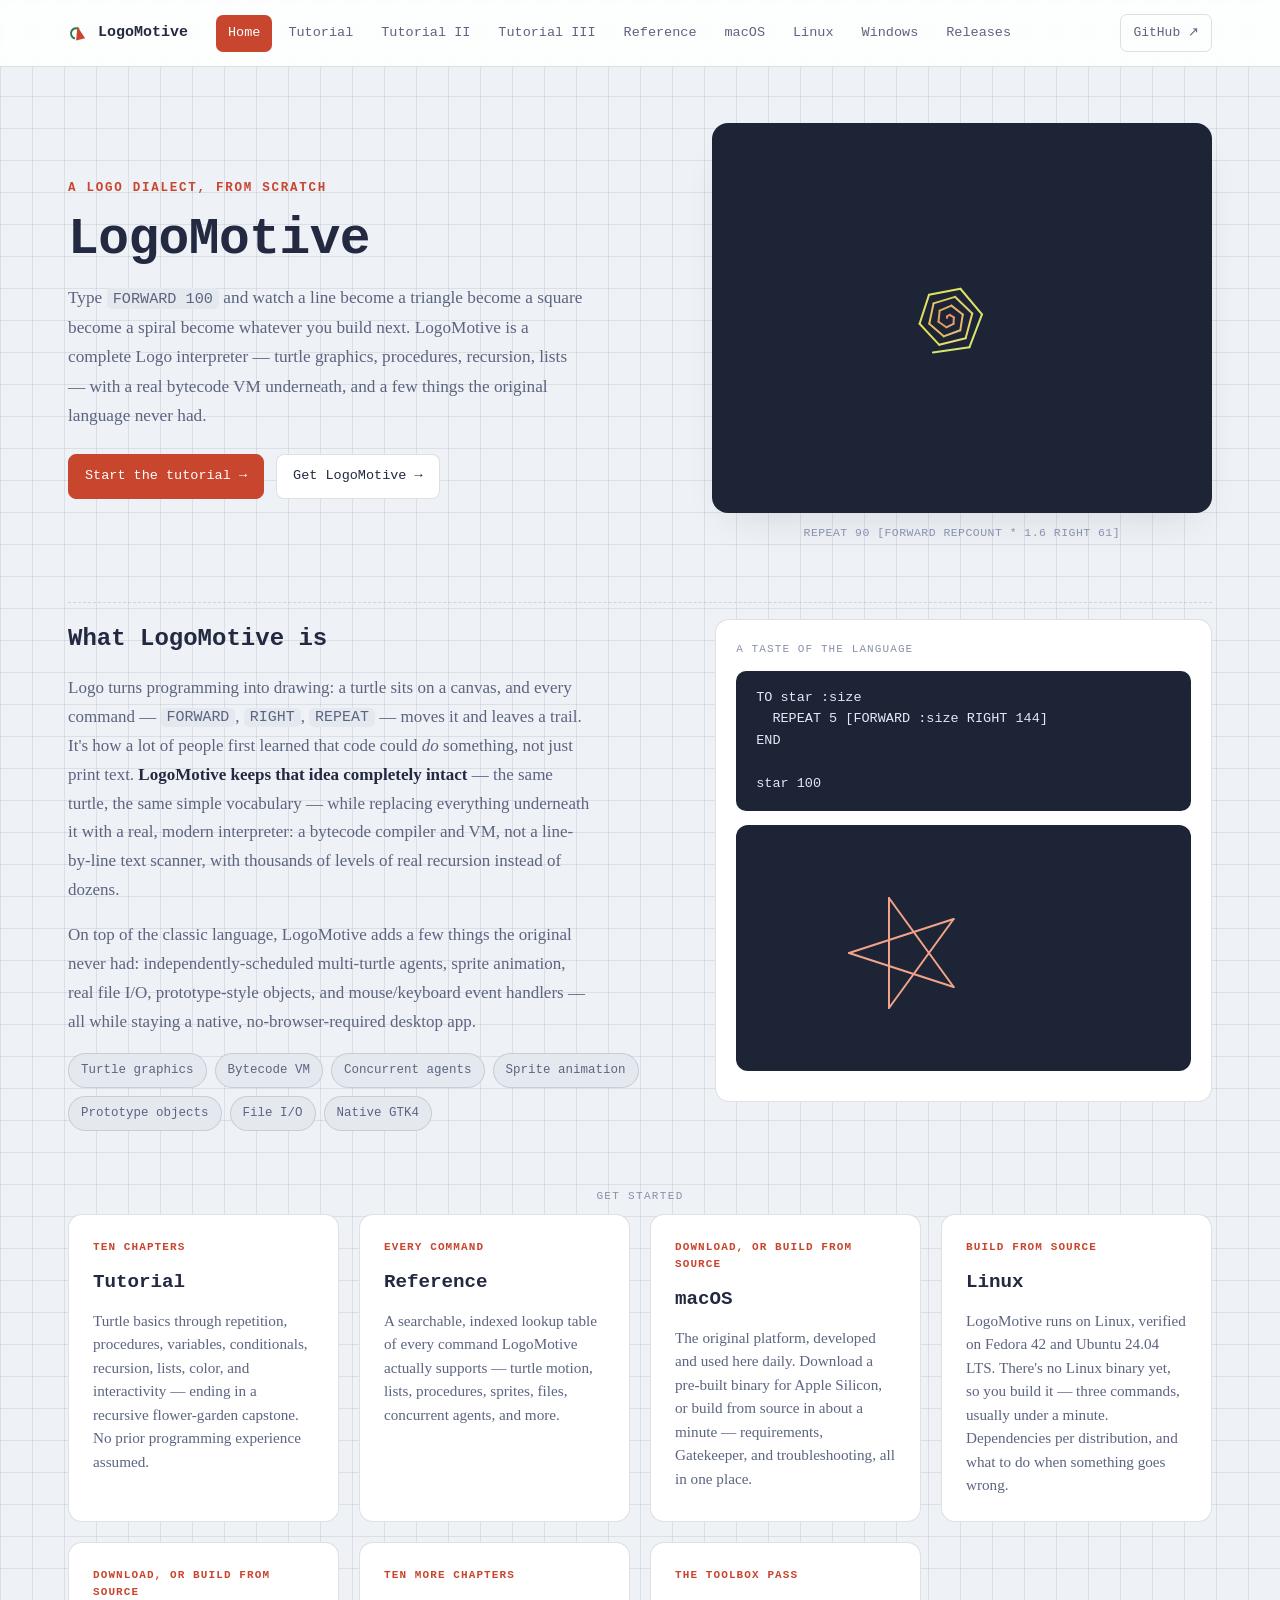
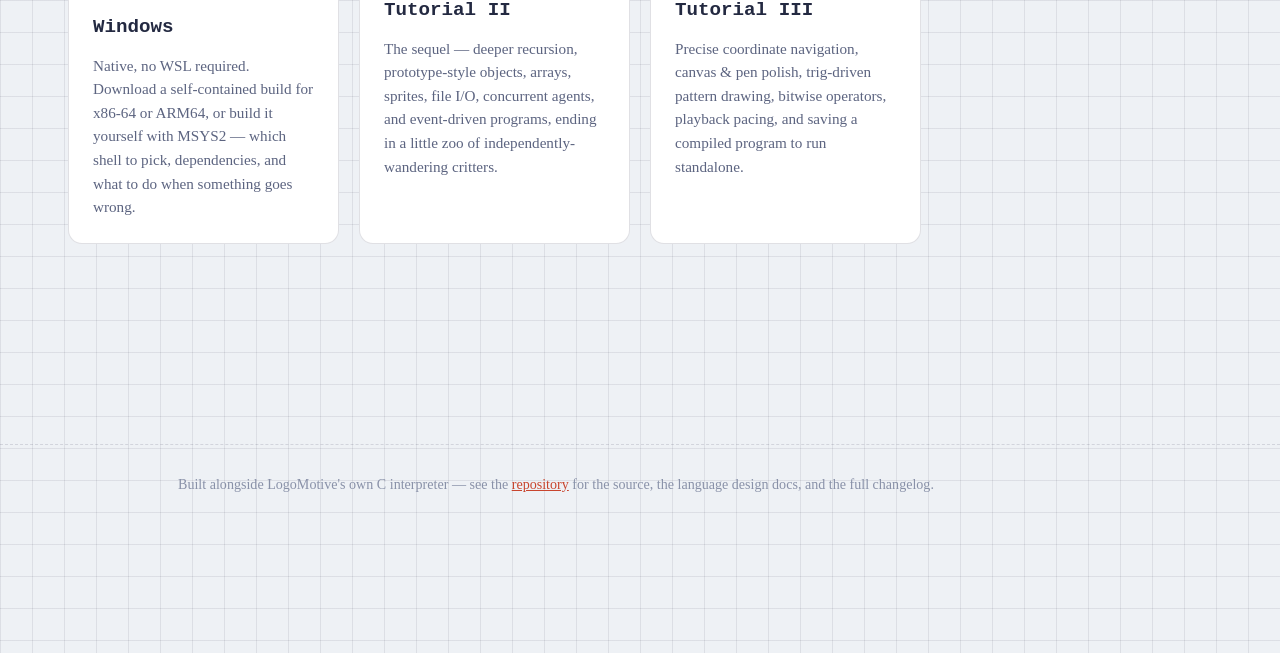
<file: website/index.html>
<!doctype html>
<html lang="en">
<head>
<meta charset="utf-8">
<meta name="viewport" content="width=device-width, initial-scale=1">
<title>LogoMotive</title>
<link rel="icon" type="image/svg+xml" href="assets/turtle-mark.svg">
<link rel="stylesheet" href="assets/style.css">
</head>
<body>

<header class="site-header">
  <div class="site-header-inner">
    <a class="site-logo" href="index.html">
      <svg class="logo-mark" viewBox="-50 -50 100 100" aria-hidden="true">
        <path class="trail" d="M -22,24 A 22,22 0 0 1 -3,-20" stroke-width="9" fill="none" stroke-linecap="round"/>
        <path class="turtle" d="M 0,-30 L 21,30 L -21,30 Z" transform="rotate(-14)"/>
      </svg>
      LogoMotive
    </a>
    <nav class="site-nav">
      <a href="index.html" class="current">Home</a>
      <a href="tutorial.html">Tutorial</a>
      <a href="tutorial-2.html">Tutorial II</a>
      <a href="tutorial-3.html">Tutorial III</a>
      <a href="reference.html">Reference</a>
      <a href="macos.html">macOS</a>
      <a href="linux.html">Linux</a>
      <a href="windows.html">Windows</a>
      <a href="https://github.com/hansolovkarlsson/LogoMotive/releases" target="_blank" rel="noopener">Releases</a>
    </nav>
    <a class="site-github" href="https://github.com/hansolovkarlsson/LogoMotive" target="_blank" rel="noopener">GitHub &#8599;</a>
  </div>
</header>

<div class="wrap">

  <div class="tutorial-hero" style="padding-top:56px;">
    <div>
      <p class="eyebrow">A Logo dialect, from scratch</p>
      <h1 class="title">LogoMotive</h1>
      <p class="lede">
        Type <code class="inline">FORWARD 100</code> and watch a line
        become a triangle become a square become a spiral become
        whatever you build next. LogoMotive is a complete Logo
        interpreter — turtle graphics, procedures, recursion, lists —
        with a real bytecode VM underneath, and a few things the
        original language never had.
      </p>
      <div class="hero-actions">
        <a class="btn primary" href="tutorial.html">Start the tutorial &rarr;</a>
        <a class="btn" href="macos.html">Get LogoMotive &rarr;</a>
      </div>
    </div>
    <div>
      <div class="hero-canvas-frame">
        <canvas id="hero-canvas" width="440" height="360"></canvas>
      </div>
      <p class="hero-canvas-caption">REPEAT 90 [FORWARD REPCOUNT * 1.6 RIGHT 61]</p>
    </div>
  </div>

  <div class="about-section">
    <div>
      <h2>What LogoMotive is</h2>
      <p>
        Logo turns programming into drawing: a turtle sits on a canvas,
        and every command — <code class="inline">FORWARD</code>,
        <code class="inline">RIGHT</code>, <code class="inline">REPEAT</code>
        — moves it and leaves a trail. It's how a lot of people first
        learned that code could <em>do</em> something, not just print
        text. <strong>LogoMotive keeps that idea completely intact</strong>
        — the same turtle, the same simple vocabulary — while replacing
        everything underneath it with a real, modern interpreter: a
        bytecode compiler and VM, not a line-by-line text scanner, with
        thousands of levels of real recursion instead of dozens.
      </p>
      <p>
        On top of the classic language, LogoMotive adds a few things
        the original never had: independently-scheduled multi-turtle
        agents, sprite animation, real file I/O, prototype-style
        objects, and mouse/keyboard event handlers — all while staying
        a native, no-browser-required desktop app.
      </p>
      <div class="chip-row">
        <span class="chip">Turtle graphics</span>
        <span class="chip">Bytecode VM</span>
        <span class="chip">Concurrent agents</span>
        <span class="chip">Sprite animation</span>
        <span class="chip">Prototype objects</span>
        <span class="chip">File I/O</span>
        <span class="chip">Native GTK4</span>
      </div>
    </div>
    <div class="quicklook">
      <p class="quicklook-label">A taste of the language</p>
      <pre class="code">TO star :size
  REPEAT 5 [FORWARD :size RIGHT 144]
END

star 100</pre>
      <div class="diagram-frame">
        <canvas id="dg-star" width="280" height="220"></canvas>
      </div>
    </div>
  </div>

  <p class="section-label">Get started</p>
  <div class="card-grid">
    <a class="card" href="tutorial.html">
      <p class="card-eyebrow">Ten chapters</p>
      <h3>Tutorial</h3>
      <p>Turtle basics through repetition, procedures, variables,
      conditionals, recursion, lists, color, and interactivity — ending
      in a recursive flower-garden capstone. No prior programming
      experience assumed.</p>
    </a>
    <a class="card" href="reference.html">
      <p class="card-eyebrow">Every command</p>
      <h3>Reference</h3>
      <p>A searchable, indexed lookup table of every command
      LogoMotive actually supports — turtle motion, lists, procedures,
      sprites, files, concurrent agents, and more.</p>
    </a>
    <a class="card" href="macos.html">
      <p class="card-eyebrow">Download, or build from source</p>
      <h3>macOS</h3>
      <p>The original platform, developed and used here daily. Download
      a pre-built binary for Apple Silicon, or build from source in
      about a minute — requirements, Gatekeeper, and troubleshooting,
      all in one place.</p>
    </a>
    <a class="card" href="linux.html">
      <p class="card-eyebrow">Build from source</p>
      <h3>Linux</h3>
      <p>LogoMotive runs on Linux, verified on Fedora 42 and Ubuntu
      24.04 LTS. There's no Linux binary yet, so you build it — three
      commands, usually under a minute. Dependencies per distribution,
      and what to do when something goes wrong.</p>
    </a>
    <a class="card" href="windows.html">
      <p class="card-eyebrow">Download, or build from source</p>
      <h3>Windows</h3>
      <p>Native, no WSL required. Download a self-contained build for
      x86-64 or ARM64, or build it yourself with MSYS2 — which shell to
      pick, dependencies, and what to do when something goes wrong.</p>
    </a>
    <a class="card" href="tutorial-2.html">
      <p class="card-eyebrow">Ten more chapters</p>
      <h3>Tutorial II</h3>
      <p>The sequel — deeper recursion, prototype-style objects, arrays,
      sprites, file I/O, concurrent agents, and event-driven programs,
      ending in a little zoo of independently-wandering critters.</p>
    </a>
    <a class="card" href="tutorial-3.html">
      <p class="card-eyebrow">The toolbox pass</p>
      <h3>Tutorial III</h3>
      <p>Precise coordinate navigation, canvas &amp; pen polish,
      trig-driven pattern drawing, bitwise operators, playback pacing,
      and saving a compiled program to run standalone.</p>
    </a>
  </div>
</div>

<footer class="site-footer">
  <div class="wrap narrow">
    Built alongside LogoMotive's own C interpreter — see the
    <a href="https://github.com/hansolovkarlsson/LogoMotive" target="_blank" rel="noopener">repository</a>
    for the source, the language design docs, and the full changelog.
  </div>
</footer>

<script>
(function () {
  "use strict";
  var reduceMotion = window.matchMedia && window.matchMedia("(prefers-reduced-motion: reduce)").matches;

  function makeTurtle(ctx, cx, cy, strokeStyle) {
    var x = cx, y = cy, heading = 0;
    ctx.strokeStyle = strokeStyle;
    ctx.lineWidth = 2;
    ctx.lineCap = "round";
    return {
      forward: function (d) {
        var rad = (heading - 90) * Math.PI / 180;
        var nx = x + Math.cos(rad) * d;
        var ny = y + Math.sin(rad) * d;
        ctx.beginPath();
        ctx.moveTo(x, y);
        ctx.lineTo(nx, ny);
        ctx.stroke();
        x = nx; y = ny;
      },
      right: function (deg) { heading += deg; }
    };
  }

  function setupCanvas(id) {
    var canvas = document.getElementById(id);
    if (!canvas) return null;
    var dpr = window.devicePixelRatio || 1;
    var w = canvas.width, h = canvas.height;
    canvas.style.width = w + "px";
    canvas.style.height = h + "px";
    canvas.width = w * dpr;
    canvas.height = h * dpr;
    var ctx = canvas.getContext("2d");
    ctx.scale(dpr, dpr);
    return { ctx: ctx, w: w, h: h };
  }

  function drawStarDiagram() {
    var c = setupCanvas("dg-star");
    if (!c) return;
    var t = makeTurtle(c.ctx, c.w / 2, c.h / 2 + 60, "#f2a389");
    for (var i = 0; i < 5; i++) { t.forward(110); t.right(144); }
  }
  drawStarDiagram();

  var hero = document.getElementById("hero-canvas");
  if (hero) {
    var dpr = window.devicePixelRatio || 1;
    var w = hero.width, h = hero.height;
    hero.style.width = w + "px";
    hero.style.height = h + "px";
    hero.width = w * dpr;
    hero.height = h * dpr;
    var hctx = hero.getContext("2d");
    hctx.scale(dpr, dpr);

    var n = 6;
    var maxN = 90;
    var growing = true;

    function renderHero() {
      hctx.clearRect(0, 0, w, h);
      var t = makeTurtle(hctx, w / 2, h / 2, "#f2a389");
      for (var i = 1; i <= n; i++) {
        hctx.strokeStyle = "hsl(" + (14 + i * 2.4) + "deg 70% " + (62 + (i % 6)) + "%)";
        t.forward(i * 1.6);
        t.right(61);
      }
    }

    renderHero();

    if (!reduceMotion) {
      setInterval(function () {
        n += growing ? 1 : -1;
        if (n >= maxN) growing = false;
        if (n <= 6) growing = true;
        renderHero();
      }, 90);
    }
  }
})();
</script>

</body>
</html>
</file>
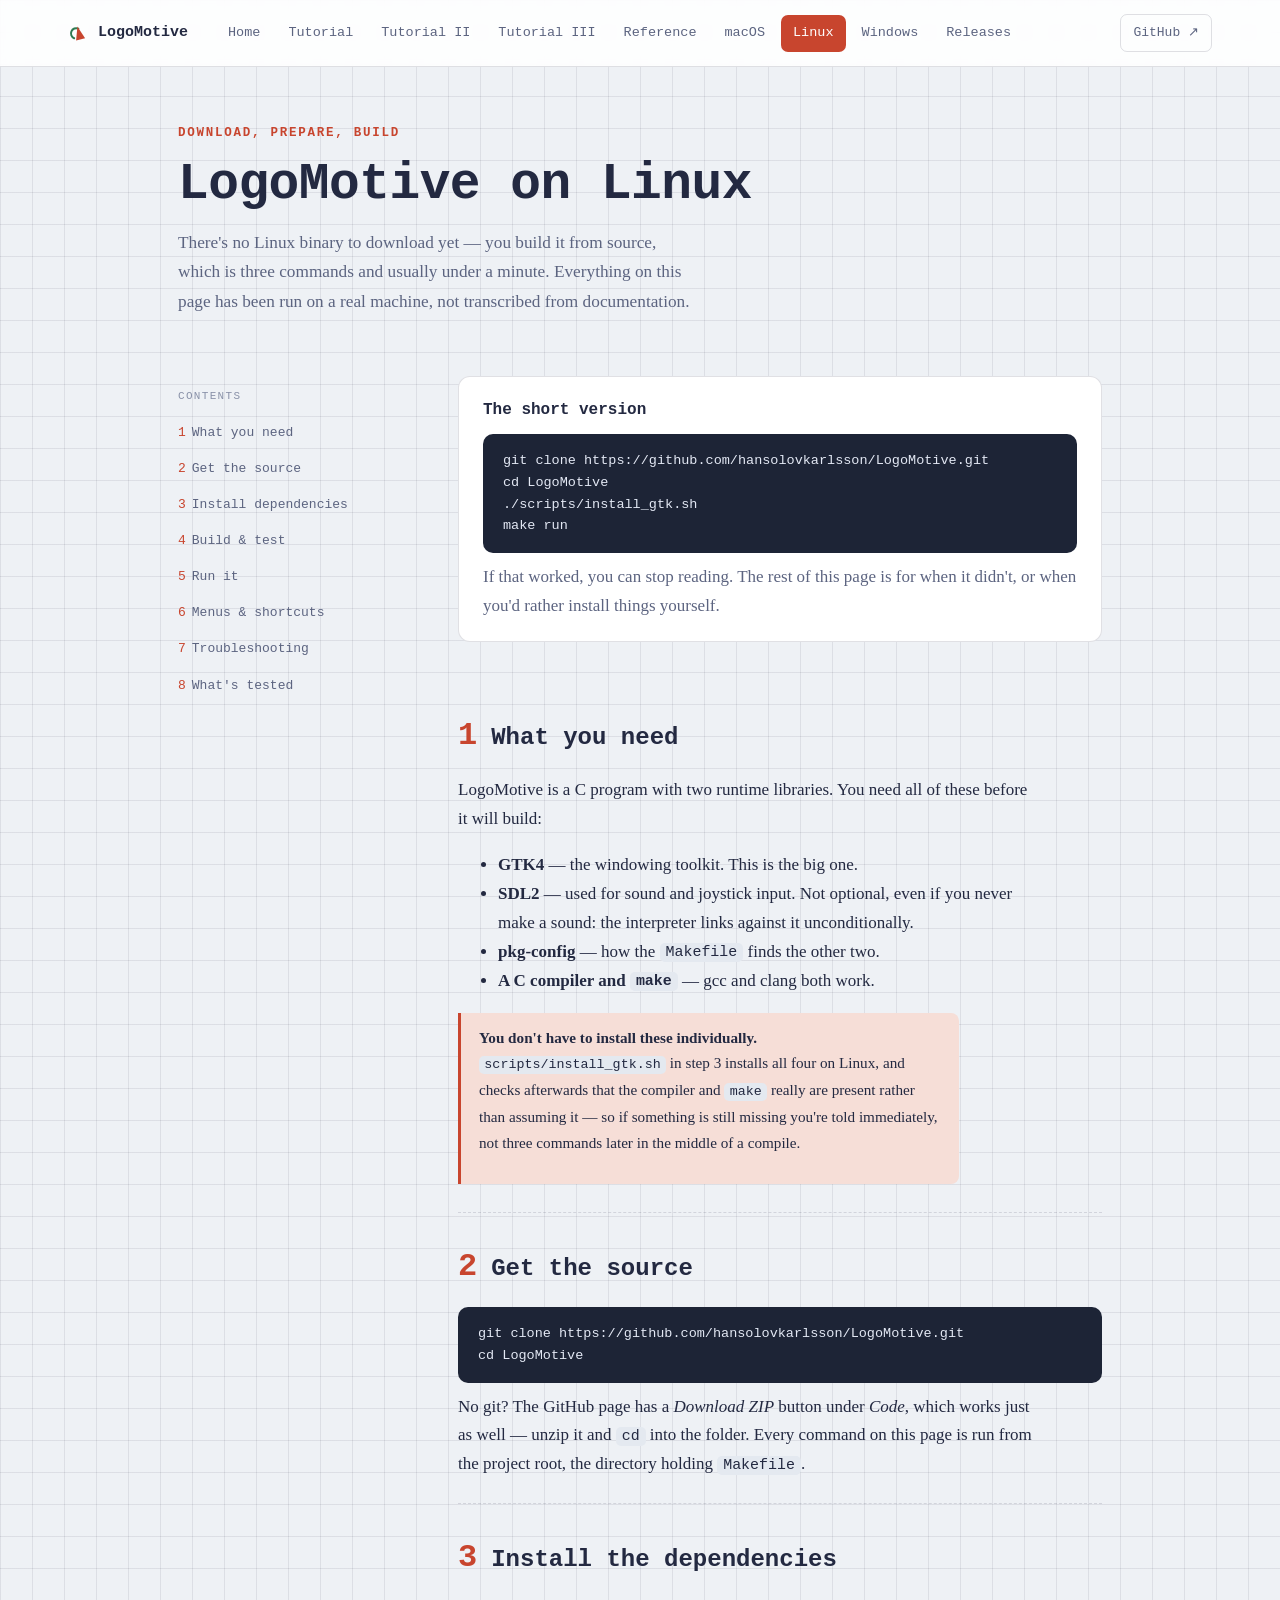
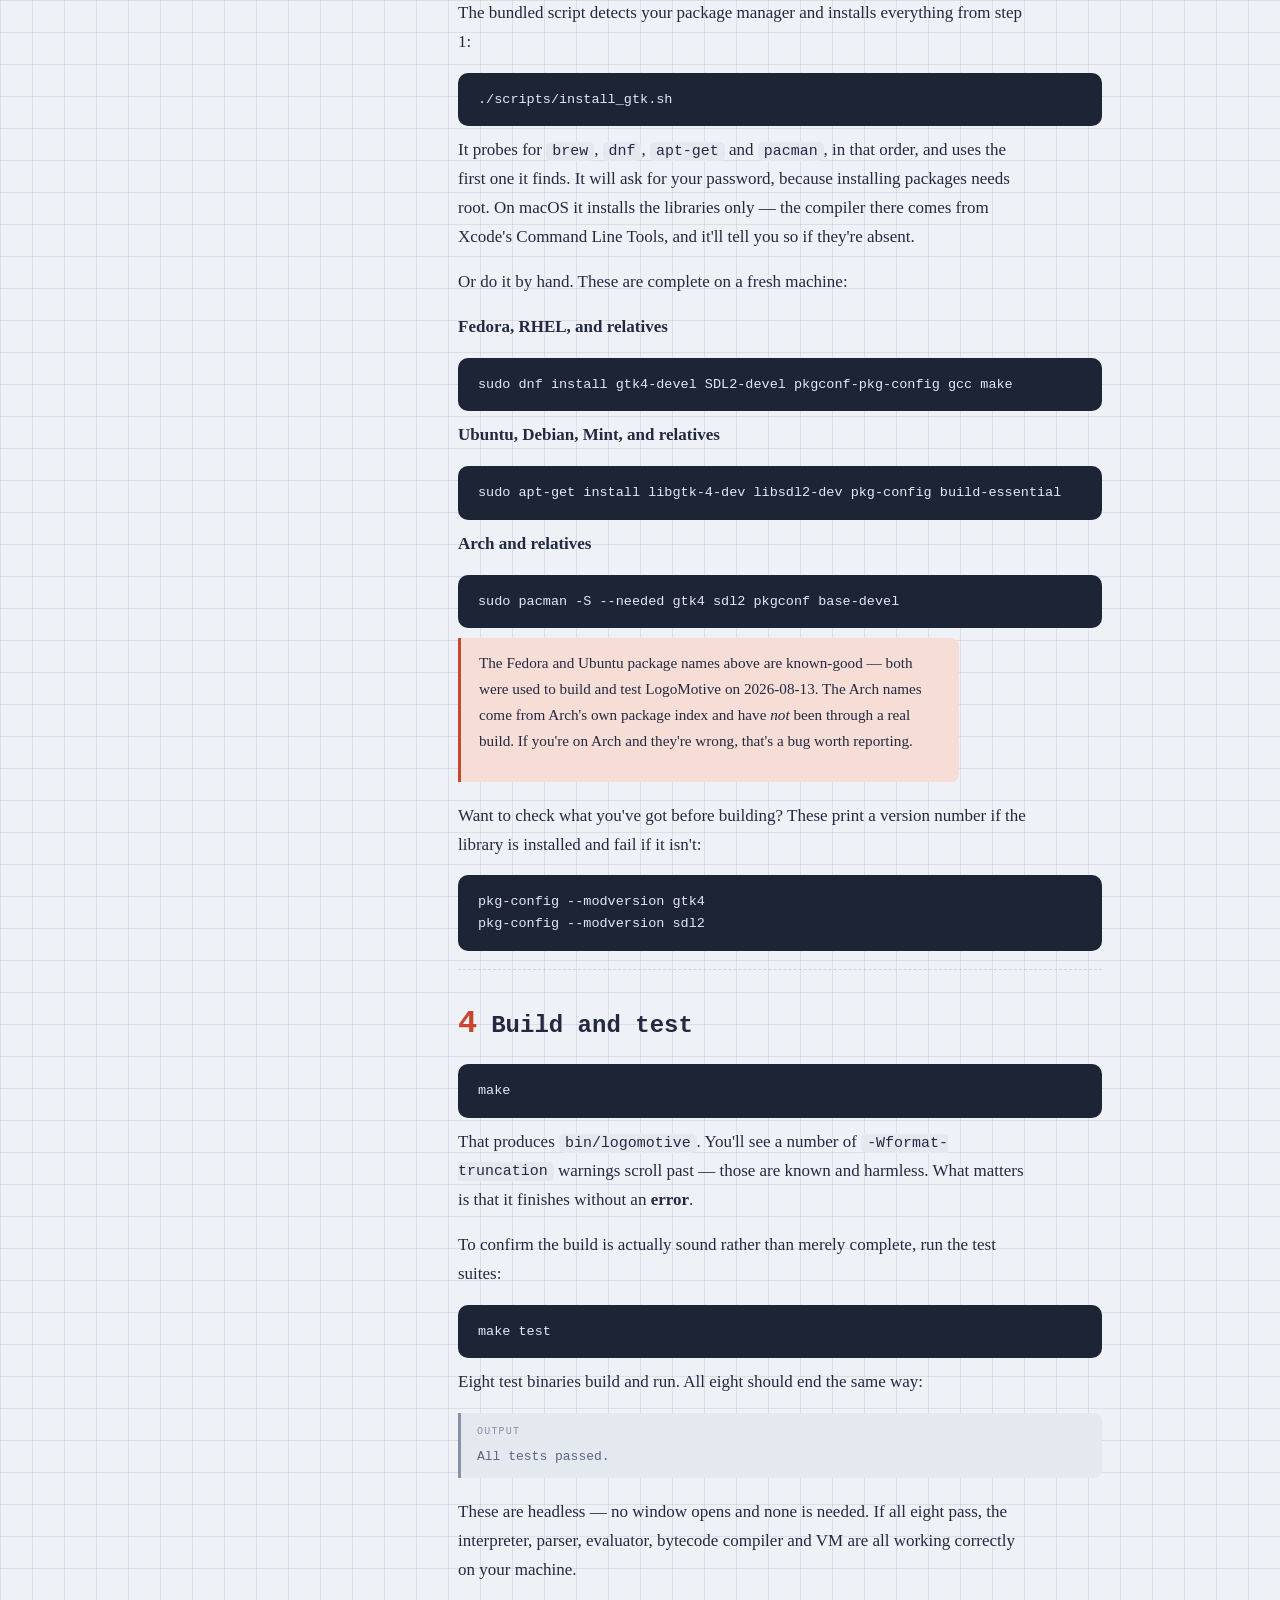
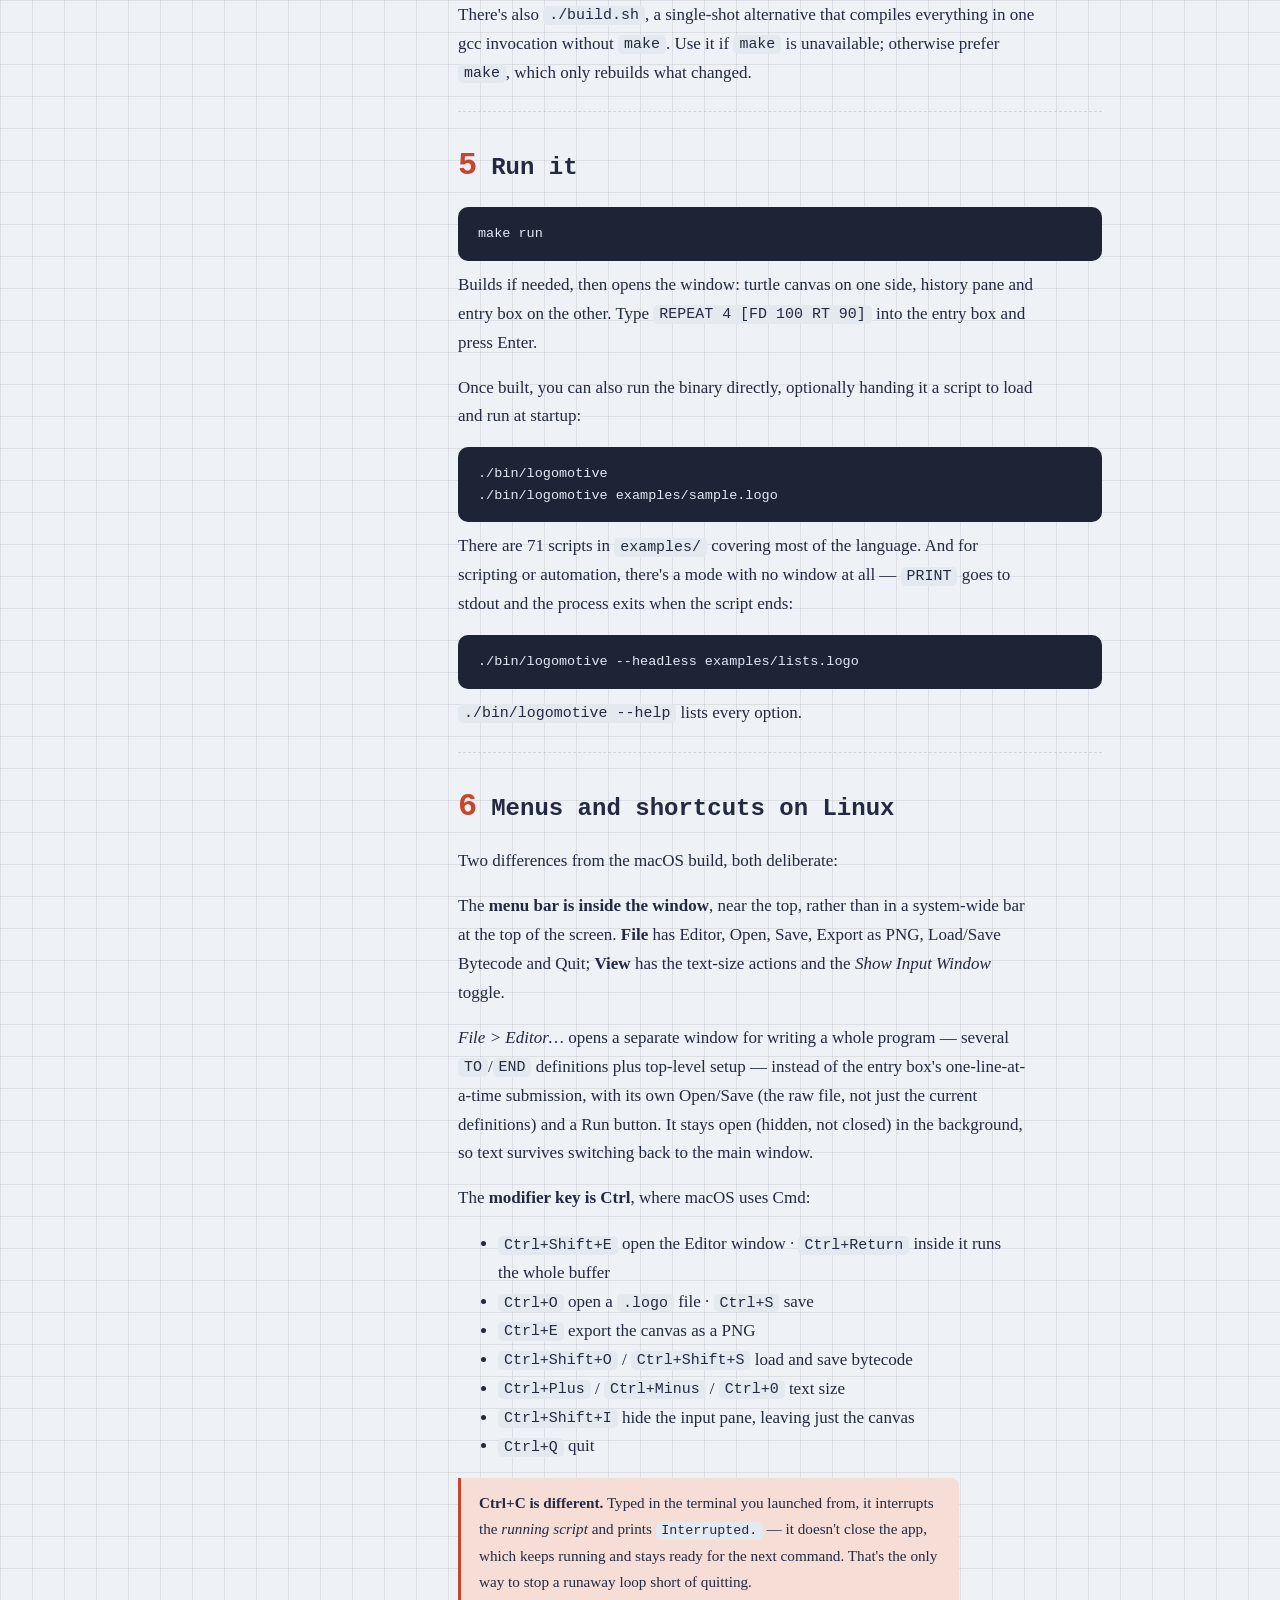
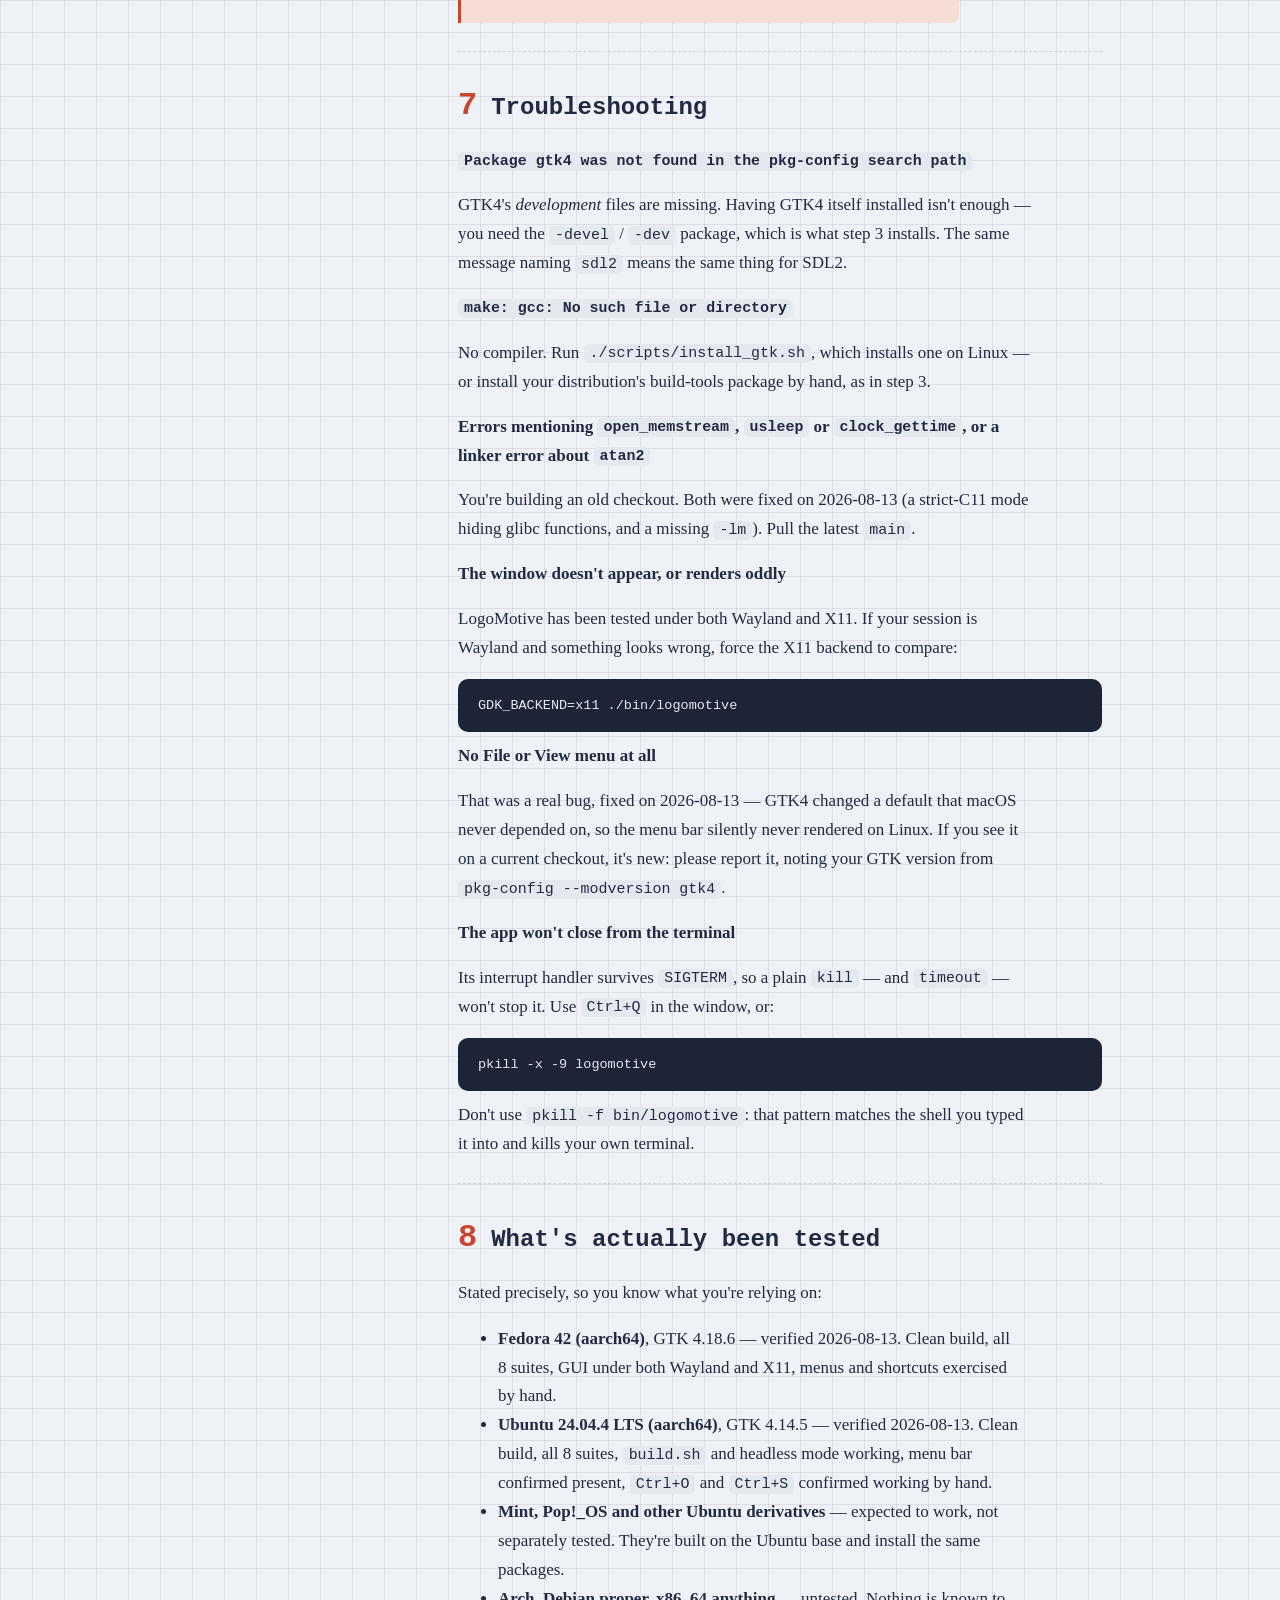
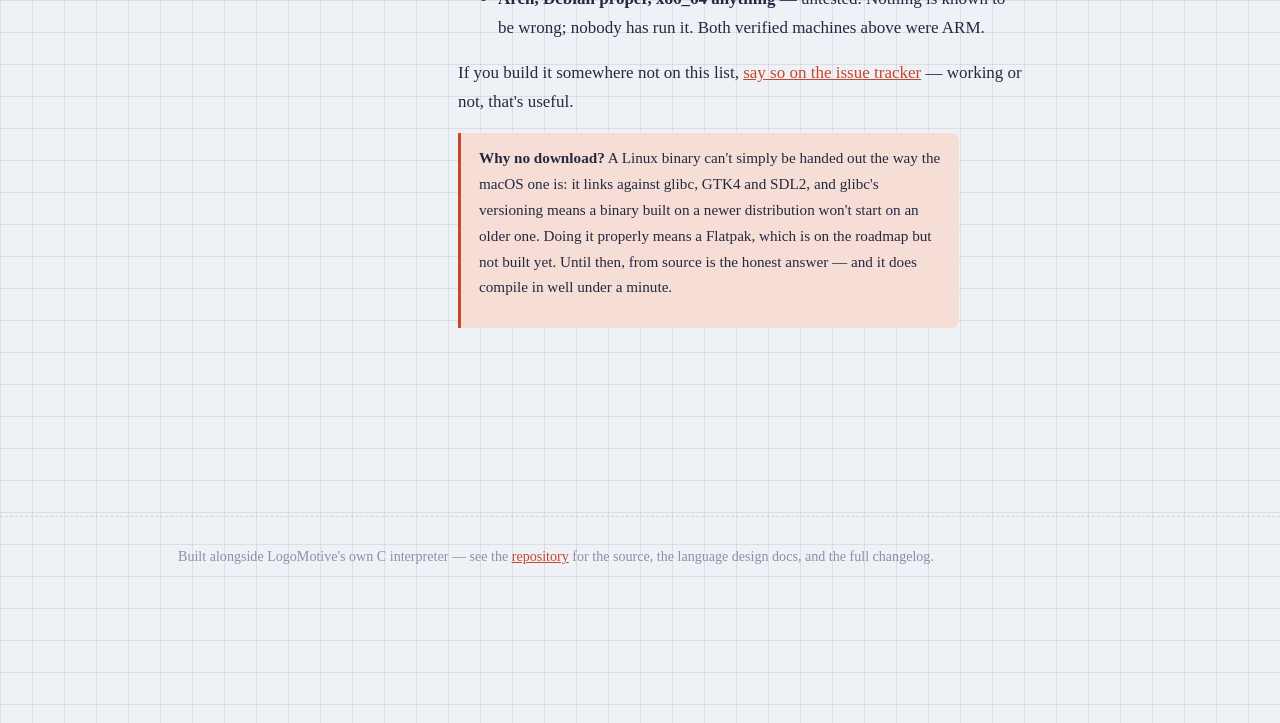
<file: website/linux.html>
<!doctype html>
<html lang="en">
<head>
<meta charset="utf-8">
<meta name="viewport" content="width=device-width, initial-scale=1">
<title>LogoMotive on Linux</title>
<link rel="icon" type="image/svg+xml" href="assets/turtle-mark.svg">
<link rel="stylesheet" href="assets/style.css">
</head>
<body>

<header class="site-header">
  <div class="site-header-inner">
    <a class="site-logo" href="index.html">
      <svg class="logo-mark" viewBox="-50 -50 100 100" aria-hidden="true">
        <path class="trail" d="M -22,24 A 22,22 0 0 1 -3,-20" stroke-width="9" fill="none" stroke-linecap="round"/>
        <path class="turtle" d="M 0,-30 L 21,30 L -21,30 Z" transform="rotate(-14)"/>
      </svg>
      LogoMotive
    </a>
    <nav class="site-nav">
      <a href="index.html">Home</a>
      <a href="tutorial.html">Tutorial</a>
      <a href="tutorial-2.html">Tutorial II</a>
      <a href="tutorial-3.html">Tutorial III</a>
      <a href="reference.html">Reference</a>
      <a href="macos.html">macOS</a>
      <a href="linux.html" class="current">Linux</a>
      <a href="windows.html">Windows</a>
      <a href="https://github.com/hansolovkarlsson/LogoMotive/releases" target="_blank" rel="noopener">Releases</a>
    </nav>
    <a class="site-github" href="https://github.com/hansolovkarlsson/LogoMotive" target="_blank" rel="noopener">GitHub &#8599;</a>
  </div>
</header>

<div class="wrap narrow">

  <div class="page-hero">
    <p class="eyebrow">Download, prepare, build</p>
    <h1 class="title">LogoMotive on Linux</h1>
    <p class="lede">
      There's no Linux binary to download yet &mdash; you build it from
      source, which is three commands and usually under a minute.
      Everything on this page has been run on a real machine, not
      transcribed from documentation.
    </p>
  </div>

  <div class="layout">
    <nav class="chapter-toc">
      <p class="toc-label">Contents</p>
      <ol>
        <li><a href="#requirements"><span class="num">1</span>What you need</a></li>
        <li><a href="#source"><span class="num">2</span>Get the source</a></li>
        <li><a href="#deps"><span class="num">3</span>Install dependencies</a></li>
        <li><a href="#build"><span class="num">4</span>Build &amp; test</a></li>
        <li><a href="#run"><span class="num">5</span>Run it</a></li>
        <li><a href="#ui"><span class="num">6</span>Menus &amp; shortcuts</a></li>
        <li><a href="#trouble"><span class="num">7</span>Troubleshooting</a></li>
        <li><a href="#tested"><span class="num">8</span>What's tested</a></li>
      </ol>
    </nav>

    <main>

      <div class="howto">
        <h2>The short version</h2>
        <pre class="code">git clone https://github.com/hansolovkarlsson/LogoMotive.git
cd LogoMotive
./scripts/install_gtk.sh
make run</pre>
        <p>If that worked, you can stop reading. The rest of this page is for when it didn't, or when you'd rather install things yourself.</p>
      </div>

      <section class="chapter" id="requirements">
        <div class="chapter-head"><span class="chapter-num">1</span><h2>What you need</h2></div>
        <p>LogoMotive is a C program with two runtime libraries. You need all of these before it will build:</p>
        <ul>
          <li><strong>GTK4</strong> &mdash; the windowing toolkit. This is the big one.</li>
          <li><strong>SDL2</strong> &mdash; used for sound and joystick input. Not optional, even if you never make a sound: the interpreter links against it unconditionally.</li>
          <li><strong>pkg-config</strong> &mdash; how the <code class="inline">Makefile</code> finds the other two.</li>
          <li><strong>A C compiler and <code class="inline">make</code></strong> &mdash; gcc and clang both work.</li>
        </ul>
        <div class="note">
          <p><strong>You don't have to install these individually.</strong> <code class="inline">scripts/install_gtk.sh</code> in step 3 installs all four on Linux, and checks afterwards that the compiler and <code class="inline">make</code> really are present rather than assuming it &mdash; so if something is still missing you're told immediately, not three commands later in the middle of a compile.</p>
        </div>
      </section>

      <section class="chapter" id="source">
        <div class="chapter-head"><span class="chapter-num">2</span><h2>Get the source</h2></div>
        <pre class="code">git clone https://github.com/hansolovkarlsson/LogoMotive.git
cd LogoMotive</pre>
        <p>No git? The GitHub page has a <em>Download ZIP</em> button under <em>Code</em>, which works just as well &mdash; unzip it and <code class="inline">cd</code> into the folder. Every command on this page is run from the project root, the directory holding <code class="inline">Makefile</code>.</p>
      </section>

      <section class="chapter" id="deps">
        <div class="chapter-head"><span class="chapter-num">3</span><h2>Install the dependencies</h2></div>
        <p>The bundled script detects your package manager and installs everything from step 1:</p>
        <pre class="code">./scripts/install_gtk.sh</pre>
        <p>It probes for <code class="inline">brew</code>, <code class="inline">dnf</code>, <code class="inline">apt-get</code> and <code class="inline">pacman</code>, in that order, and uses the first one it finds. It will ask for your password, because installing packages needs root. On macOS it installs the libraries only &mdash; the compiler there comes from Xcode's Command Line Tools, and it'll tell you so if they're absent.</p>
        <p>Or do it by hand. These are complete on a fresh machine:</p>
        <p><strong>Fedora, RHEL, and relatives</strong></p>
        <pre class="code">sudo dnf install gtk4-devel SDL2-devel pkgconf-pkg-config gcc make</pre>
        <p><strong>Ubuntu, Debian, Mint, and relatives</strong></p>
        <pre class="code">sudo apt-get install libgtk-4-dev libsdl2-dev pkg-config build-essential</pre>
        <p><strong>Arch and relatives</strong></p>
        <pre class="code">sudo pacman -S --needed gtk4 sdl2 pkgconf base-devel</pre>
        <div class="note">
          <p>The Fedora and Ubuntu package names above are known-good &mdash; both were used to build and test LogoMotive on 2026-08-13. The Arch names come from Arch's own package index and have <em>not</em> been through a real build. If you're on Arch and they're wrong, that's a bug worth reporting.</p>
        </div>
        <p>Want to check what you've got before building? These print a version number if the library is installed and fail if it isn't:</p>
        <pre class="code">pkg-config --modversion gtk4
pkg-config --modversion sdl2</pre>
      </section>

      <section class="chapter" id="build">
        <div class="chapter-head"><span class="chapter-num">4</span><h2>Build and test</h2></div>
        <pre class="code">make</pre>
        <p>That produces <code class="inline">bin/logomotive</code>. You'll see a number of <code class="inline">-Wformat-truncation</code> warnings scroll past &mdash; those are known and harmless. What matters is that it finishes without an <strong>error</strong>.</p>
        <p>To confirm the build is actually sound rather than merely complete, run the test suites:</p>
        <pre class="code">make test</pre>
        <p>Eight test binaries build and run. All eight should end the same way:</p>
        <div class="output">All tests passed.</div>
        <p>These are headless &mdash; no window opens and none is needed. If all eight pass, the interpreter, parser, evaluator, bytecode compiler and VM are all working correctly on your machine.</p>
        <p>There's also <code class="inline">./build.sh</code>, a single-shot alternative that compiles everything in one gcc invocation without <code class="inline">make</code>. Use it if <code class="inline">make</code> is unavailable; otherwise prefer <code class="inline">make</code>, which only rebuilds what changed.</p>
      </section>

      <section class="chapter" id="run">
        <div class="chapter-head"><span class="chapter-num">5</span><h2>Run it</h2></div>
        <pre class="code">make run</pre>
        <p>Builds if needed, then opens the window: turtle canvas on one side, history pane and entry box on the other. Type <code class="inline">REPEAT 4 [FD 100 RT 90]</code> into the entry box and press Enter.</p>
        <p>Once built, you can also run the binary directly, optionally handing it a script to load and run at startup:</p>
        <pre class="code">./bin/logomotive
./bin/logomotive examples/sample.logo</pre>
        <p>There are 71 scripts in <code class="inline">examples/</code> covering most of the language. And for scripting or automation, there's a mode with no window at all &mdash; <code class="inline">PRINT</code> goes to stdout and the process exits when the script ends:</p>
        <pre class="code">./bin/logomotive --headless examples/lists.logo</pre>
        <p><code class="inline">./bin/logomotive --help</code> lists every option.</p>
      </section>

      <section class="chapter" id="ui">
        <div class="chapter-head"><span class="chapter-num">6</span><h2>Menus and shortcuts on Linux</h2></div>
        <p>Two differences from the macOS build, both deliberate:</p>
        <p>The <strong>menu bar is inside the window</strong>, near the top, rather than in a system-wide bar at the top of the screen. <strong>File</strong> has Editor, Open, Save, Export as PNG, Load/Save Bytecode and Quit; <strong>View</strong> has the text-size actions and the <em>Show Input Window</em> toggle.</p>
        <p><em>File &gt; Editor&hellip;</em> opens a separate window for writing a whole program &mdash; several <code class="inline">TO</code>/<code class="inline">END</code> definitions plus top-level setup &mdash; instead of the entry box's one-line-at-a-time submission, with its own Open/Save (the raw file, not just the current definitions) and a Run button. It stays open (hidden, not closed) in the background, so text survives switching back to the main window.</p>
        <p>The <strong>modifier key is Ctrl</strong>, where macOS uses Cmd:</p>
        <ul>
          <li><code class="inline">Ctrl+Shift+E</code> open the Editor window &middot; <code class="inline">Ctrl+Return</code> inside it runs the whole buffer</li>
          <li><code class="inline">Ctrl+O</code> open a <code class="inline">.logo</code> file &middot; <code class="inline">Ctrl+S</code> save</li>
          <li><code class="inline">Ctrl+E</code> export the canvas as a PNG</li>
          <li><code class="inline">Ctrl+Shift+O</code> / <code class="inline">Ctrl+Shift+S</code> load and save bytecode</li>
          <li><code class="inline">Ctrl+Plus</code> / <code class="inline">Ctrl+Minus</code> / <code class="inline">Ctrl+0</code> text size</li>
          <li><code class="inline">Ctrl+Shift+I</code> hide the input pane, leaving just the canvas</li>
          <li><code class="inline">Ctrl+Q</code> quit</li>
        </ul>
        <div class="note">
          <p><strong>Ctrl+C is different.</strong> Typed in the terminal you launched from, it interrupts the <em>running script</em> and prints <code class="inline">Interrupted.</code> &mdash; it doesn't close the app, which keeps running and stays ready for the next command. That's the only way to stop a runaway loop short of quitting.</p>
        </div>
      </section>

      <section class="chapter" id="trouble">
        <div class="chapter-head"><span class="chapter-num">7</span><h2>Troubleshooting</h2></div>

        <p><strong><code class="inline">Package gtk4 was not found in the pkg-config search path</code></strong></p>
        <p>GTK4's <em>development</em> files are missing. Having GTK4 itself installed isn't enough &mdash; you need the <code class="inline">-devel</code> / <code class="inline">-dev</code> package, which is what step 3 installs. The same message naming <code class="inline">sdl2</code> means the same thing for SDL2.</p>

        <p><strong><code class="inline">make: gcc: No such file or directory</code></strong></p>
        <p>No compiler. Run <code class="inline">./scripts/install_gtk.sh</code>, which installs one on Linux &mdash; or install your distribution's build-tools package by hand, as in step 3.</p>

        <p><strong>Errors mentioning <code class="inline">open_memstream</code>, <code class="inline">usleep</code> or <code class="inline">clock_gettime</code>, or a linker error about <code class="inline">atan2</code></strong></p>
        <p>You're building an old checkout. Both were fixed on 2026-08-13 (a strict-C11 mode hiding glibc functions, and a missing <code class="inline">-lm</code>). Pull the latest <code class="inline">main</code>.</p>

        <p><strong>The window doesn't appear, or renders oddly</strong></p>
        <p>LogoMotive has been tested under both Wayland and X11. If your session is Wayland and something looks wrong, force the X11 backend to compare:</p>
        <pre class="code">GDK_BACKEND=x11 ./bin/logomotive</pre>

        <p><strong>No File or View menu at all</strong></p>
        <p>That was a real bug, fixed on 2026-08-13 &mdash; GTK4 changed a default that macOS never depended on, so the menu bar silently never rendered on Linux. If you see it on a current checkout, it's new: please report it, noting your GTK version from <code class="inline">pkg-config --modversion gtk4</code>.</p>

        <p><strong>The app won't close from the terminal</strong></p>
        <p>Its interrupt handler survives <code class="inline">SIGTERM</code>, so a plain <code class="inline">kill</code> &mdash; and <code class="inline">timeout</code> &mdash; won't stop it. Use <code class="inline">Ctrl+Q</code> in the window, or:</p>
        <pre class="code">pkill -x -9 logomotive</pre>
        <p>Don't use <code class="inline">pkill -f bin/logomotive</code>: that pattern matches the shell you typed it into and kills your own terminal.</p>
      </section>

      <section class="chapter" id="tested">
        <div class="chapter-head"><span class="chapter-num">8</span><h2>What's actually been tested</h2></div>
        <p>Stated precisely, so you know what you're relying on:</p>
        <ul>
          <li><strong>Fedora 42 (aarch64)</strong>, GTK 4.18.6 &mdash; verified 2026-08-13. Clean build, all 8 suites, GUI under both Wayland and X11, menus and shortcuts exercised by hand.</li>
          <li><strong>Ubuntu 24.04.4 LTS (aarch64)</strong>, GTK 4.14.5 &mdash; verified 2026-08-13. Clean build, all 8 suites, <code class="inline">build.sh</code> and headless mode working, menu bar confirmed present, <code class="inline">Ctrl+O</code> and <code class="inline">Ctrl+S</code> confirmed working by hand.</li>
          <li><strong>Mint, Pop!_OS and other Ubuntu derivatives</strong> &mdash; expected to work, not separately tested. They're built on the Ubuntu base and install the same packages.</li>
          <li><strong>Arch, Debian proper, x86_64 anything</strong> &mdash; untested. Nothing is known to be wrong; nobody has run it. Both verified machines above were ARM.</li>
        </ul>
        <p>If you build it somewhere not on this list, <a href="https://github.com/hansolovkarlsson/LogoMotive/issues" target="_blank" rel="noopener">say so on the issue tracker</a> &mdash; working or not, that's useful.</p>
        <div class="note">
          <p><strong>Why no download?</strong> A Linux binary can't simply be handed out the way the macOS one is: it links against glibc, GTK4 and SDL2, and glibc's versioning means a binary built on a newer distribution won't start on an older one. Doing it properly means a Flatpak, which is on the roadmap but not built yet. Until then, from source is the honest answer &mdash; and it does compile in well under a minute.</p>
        </div>
      </section>

    </main>
  </div>
</div>

<footer class="site-footer">
  <div class="wrap narrow">
    Built alongside LogoMotive's own C interpreter &mdash; see the
    <a href="https://github.com/hansolovkarlsson/LogoMotive" target="_blank" rel="noopener">repository</a>
    for the source, the language design docs, and the full changelog.
  </div>
</footer>

</body>
</html>
</file>
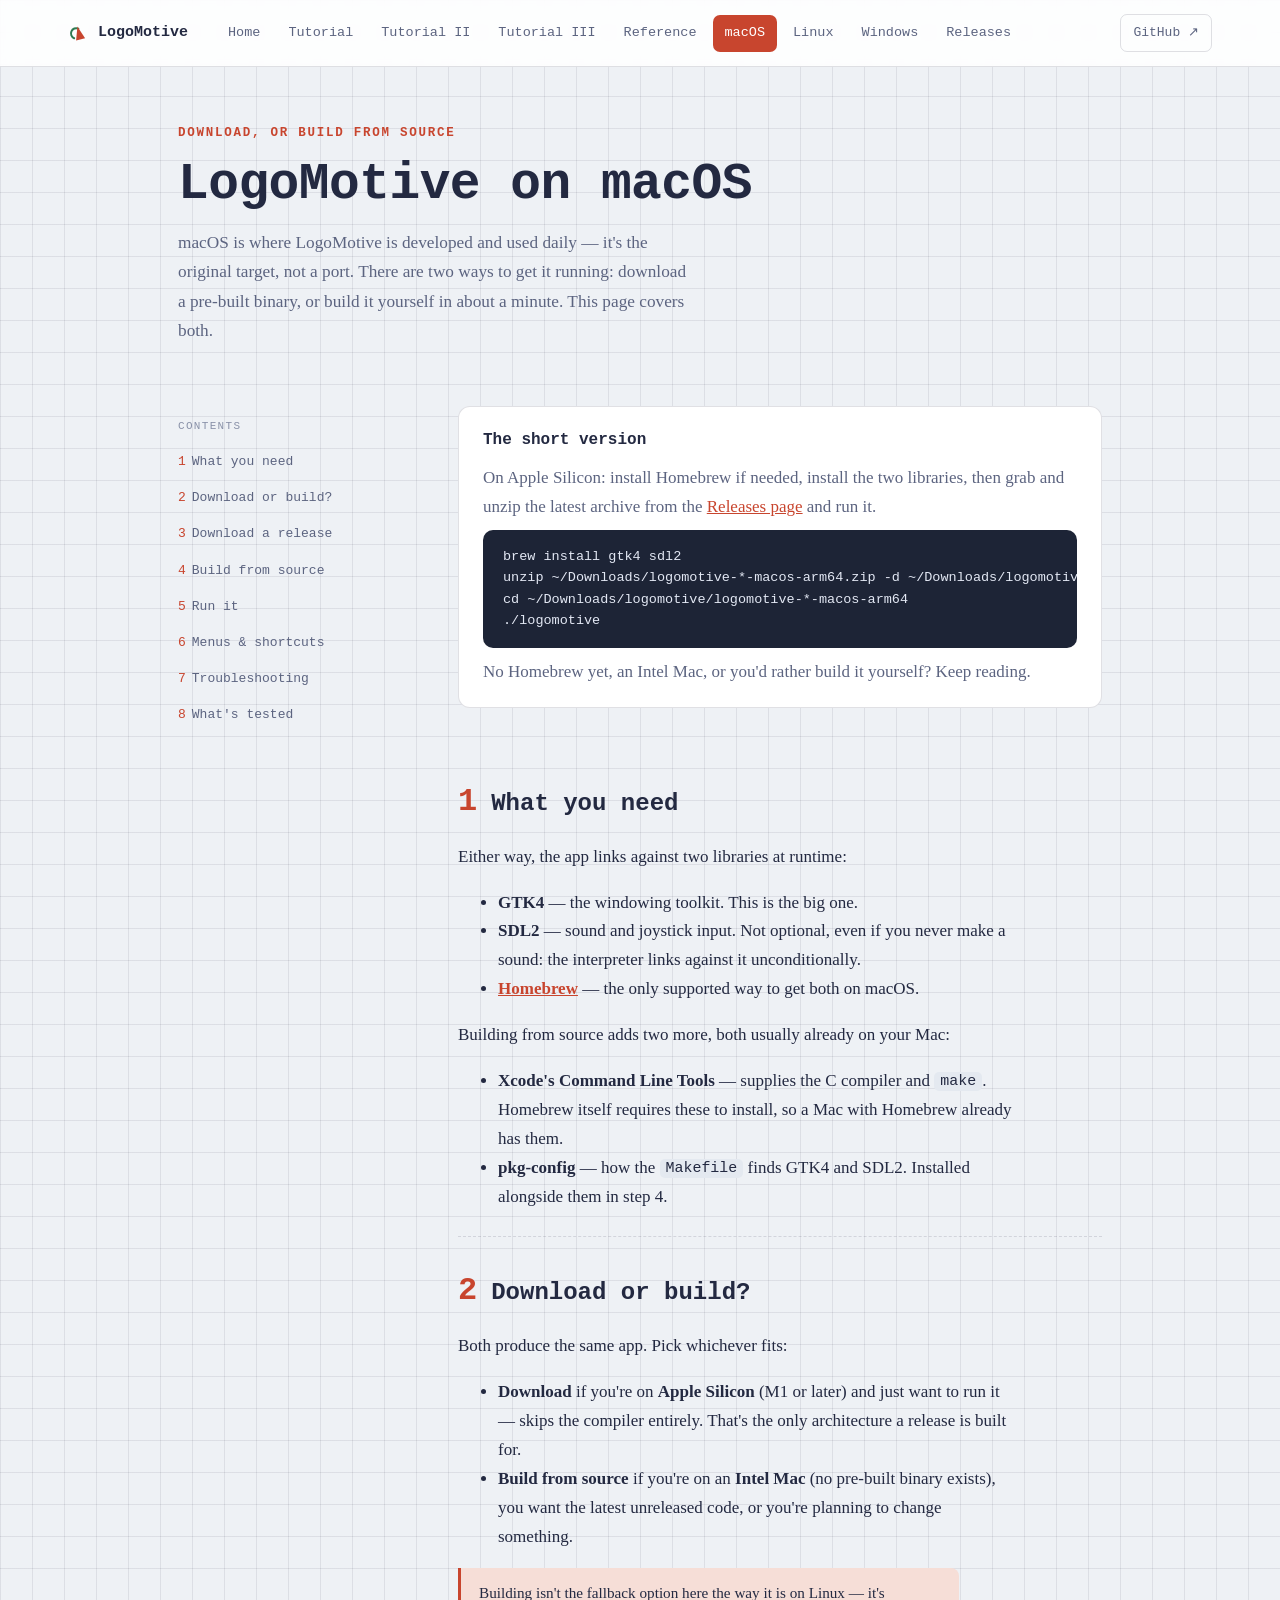
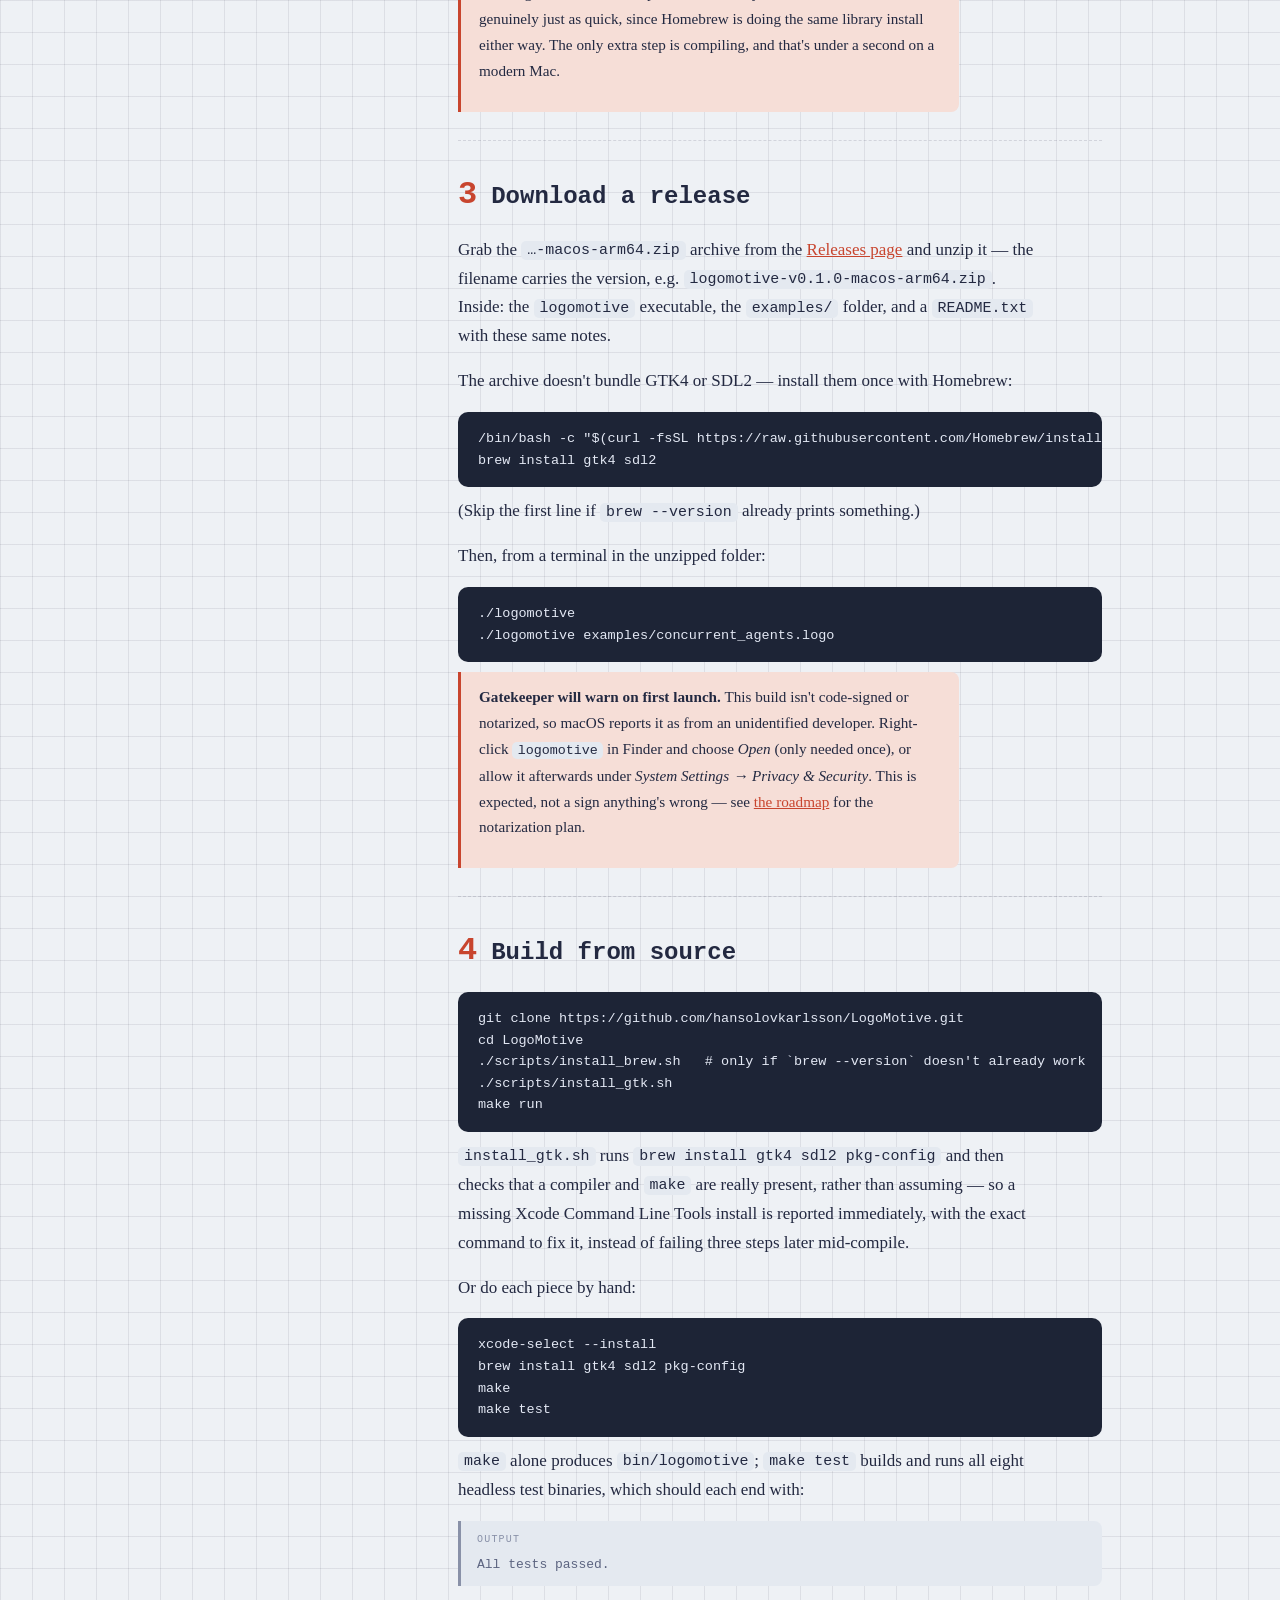
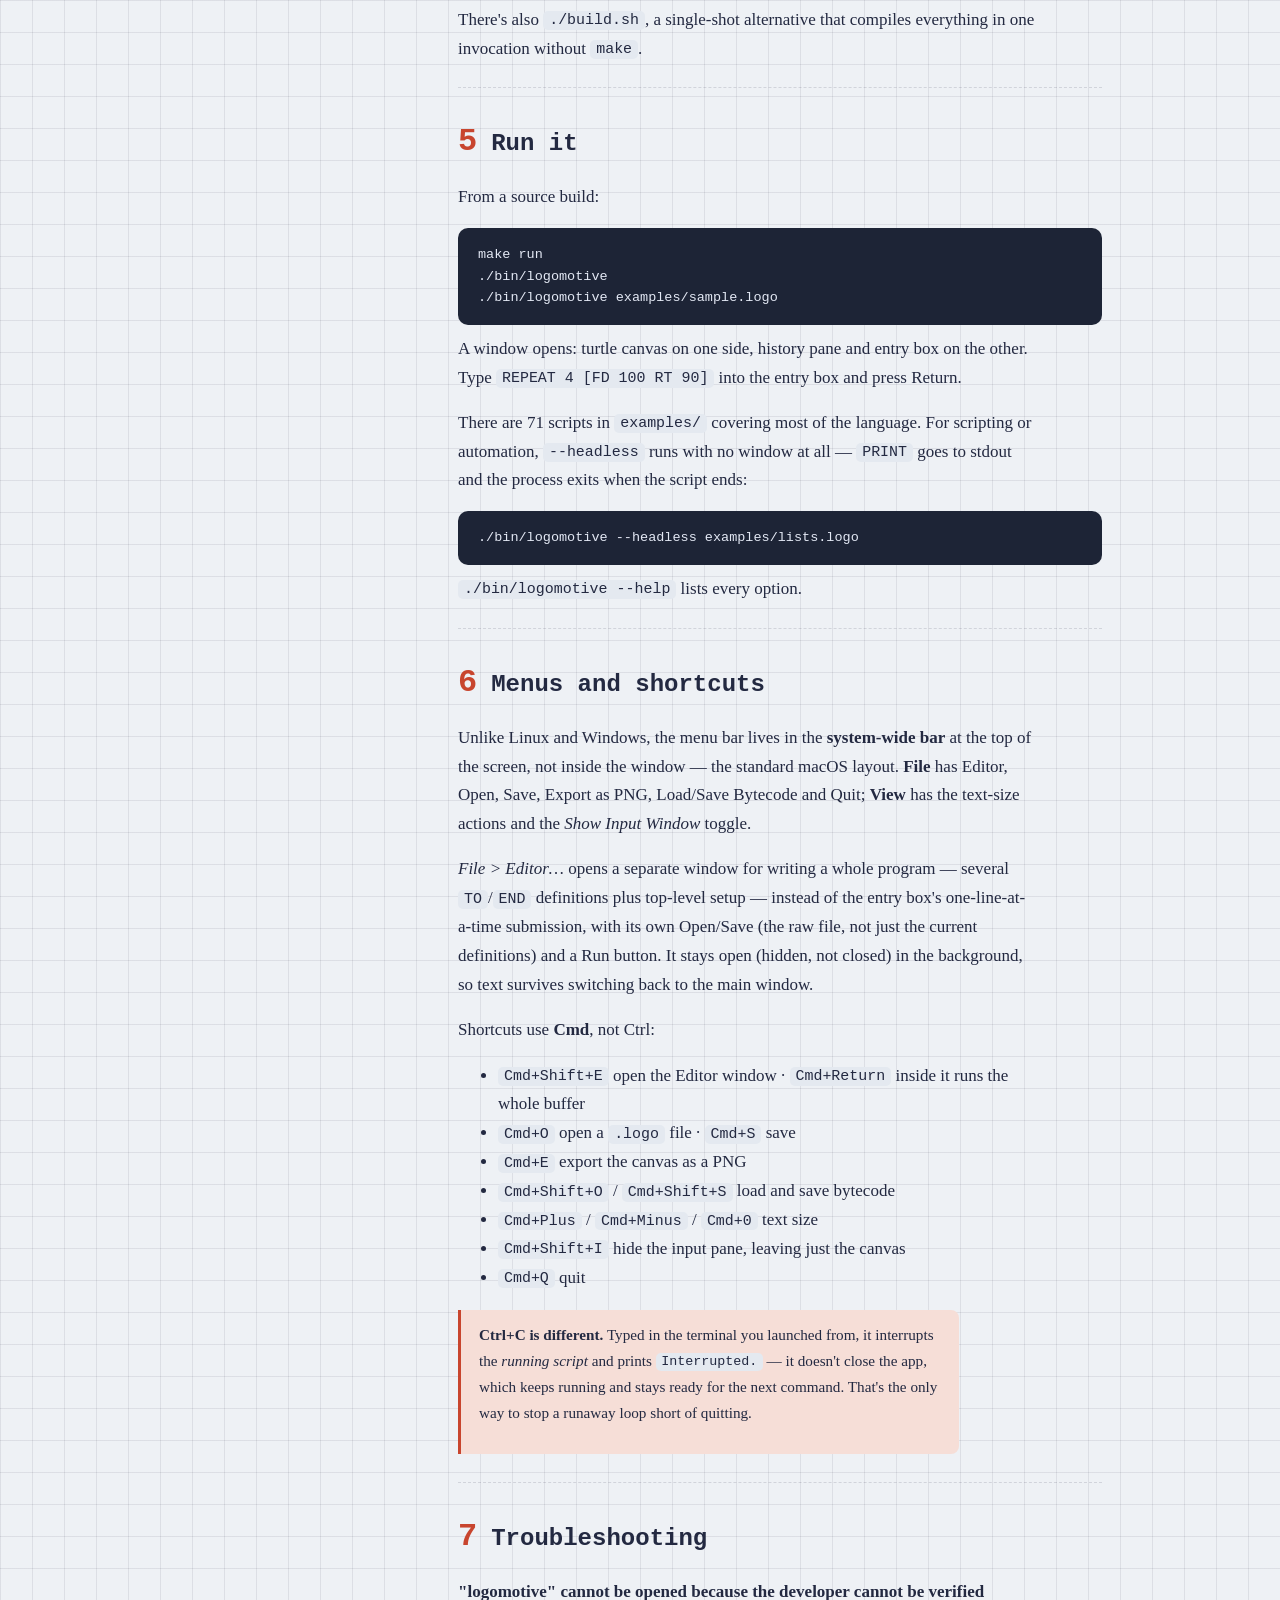
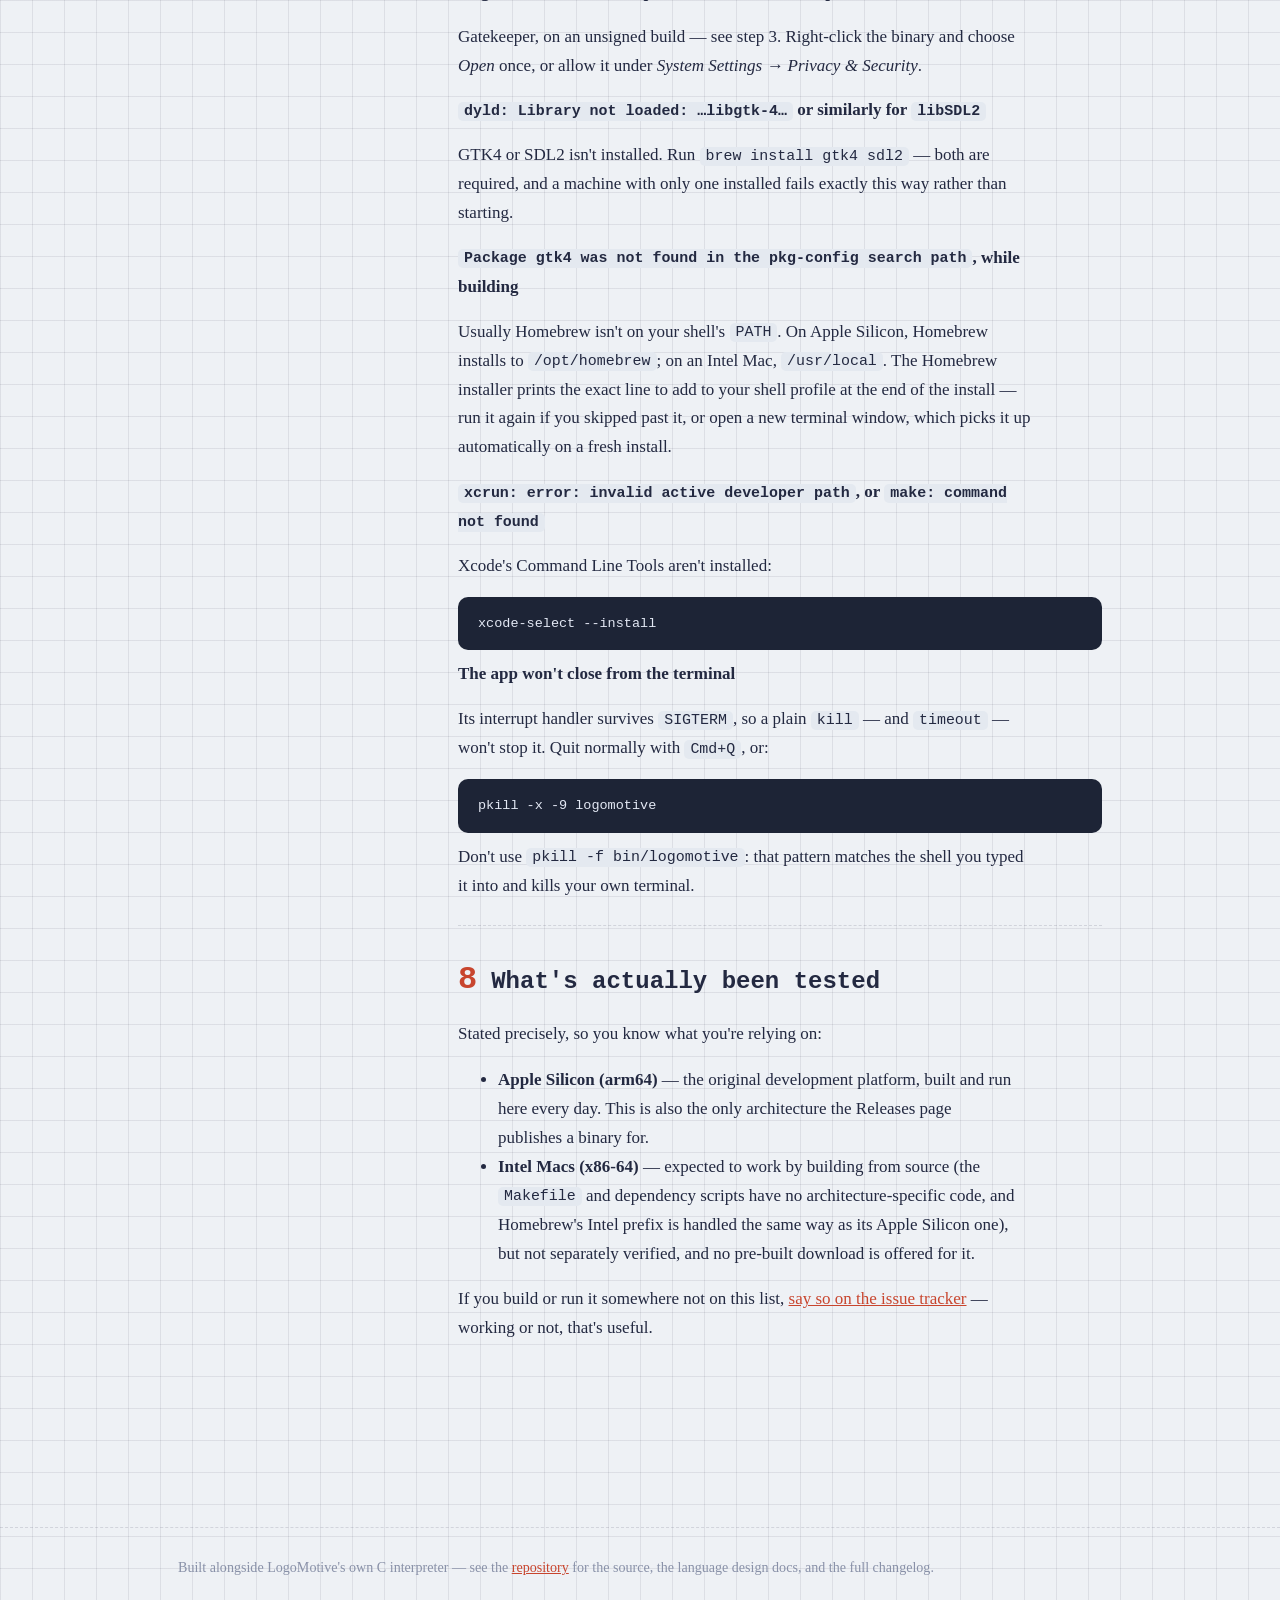
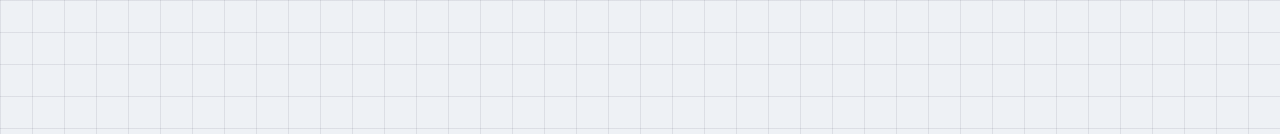
<file: website/macos.html>
<!doctype html>
<html lang="en">
<head>
<meta charset="utf-8">
<meta name="viewport" content="width=device-width, initial-scale=1">
<title>LogoMotive on macOS</title>
<link rel="icon" type="image/svg+xml" href="assets/turtle-mark.svg">
<link rel="stylesheet" href="assets/style.css">
</head>
<body>

<header class="site-header">
  <div class="site-header-inner">
    <a class="site-logo" href="index.html">
      <svg class="logo-mark" viewBox="-50 -50 100 100" aria-hidden="true">
        <path class="trail" d="M -22,24 A 22,22 0 0 1 -3,-20" stroke-width="9" fill="none" stroke-linecap="round"/>
        <path class="turtle" d="M 0,-30 L 21,30 L -21,30 Z" transform="rotate(-14)"/>
      </svg>
      LogoMotive
    </a>
    <nav class="site-nav">
      <a href="index.html">Home</a>
      <a href="tutorial.html">Tutorial</a>
      <a href="tutorial-2.html">Tutorial II</a>
      <a href="tutorial-3.html">Tutorial III</a>
      <a href="reference.html">Reference</a>
      <a href="macos.html" class="current">macOS</a>
      <a href="linux.html">Linux</a>
      <a href="windows.html">Windows</a>
      <a href="https://github.com/hansolovkarlsson/LogoMotive/releases" target="_blank" rel="noopener">Releases</a>
    </nav>
    <a class="site-github" href="https://github.com/hansolovkarlsson/LogoMotive" target="_blank" rel="noopener">GitHub &#8599;</a>
  </div>
</header>

<div class="wrap narrow">

  <div class="page-hero">
    <p class="eyebrow">Download, or build from source</p>
    <h1 class="title">LogoMotive on macOS</h1>
    <p class="lede">
      macOS is where LogoMotive is developed and used daily &mdash; it's
      the original target, not a port. There are two ways to get it
      running: download a pre-built binary, or build it yourself in
      about a minute. This page covers both.
    </p>
  </div>

  <div class="layout">
    <nav class="chapter-toc">
      <p class="toc-label">Contents</p>
      <ol>
        <li><a href="#requirements"><span class="num">1</span>What you need</a></li>
        <li><a href="#choose"><span class="num">2</span>Download or build?</a></li>
        <li><a href="#download"><span class="num">3</span>Download a release</a></li>
        <li><a href="#source"><span class="num">4</span>Build from source</a></li>
        <li><a href="#run"><span class="num">5</span>Run it</a></li>
        <li><a href="#ui"><span class="num">6</span>Menus &amp; shortcuts</a></li>
        <li><a href="#trouble"><span class="num">7</span>Troubleshooting</a></li>
        <li><a href="#tested"><span class="num">8</span>What's tested</a></li>
      </ol>
    </nav>

    <main>

      <div class="howto">
        <h2>The short version</h2>
        <p>On Apple Silicon: install Homebrew if needed, install the two libraries, then grab and unzip the latest archive from the <a href="https://github.com/hansolovkarlsson/LogoMotive/releases/latest" target="_blank" rel="noopener">Releases page</a> and run it.</p>
        <pre class="code">brew install gtk4 sdl2
unzip ~/Downloads/logomotive-*-macos-arm64.zip -d ~/Downloads/logomotive
cd ~/Downloads/logomotive/logomotive-*-macos-arm64
./logomotive</pre>
        <p>No Homebrew yet, an Intel Mac, or you'd rather build it yourself? Keep reading.</p>
      </div>

      <section class="chapter" id="requirements">
        <div class="chapter-head"><span class="chapter-num">1</span><h2>What you need</h2></div>
        <p>Either way, the app links against two libraries at runtime:</p>
        <ul>
          <li><strong>GTK4</strong> &mdash; the windowing toolkit. This is the big one.</li>
          <li><strong>SDL2</strong> &mdash; sound and joystick input. Not optional, even if you never make a sound: the interpreter links against it unconditionally.</li>
          <li><strong><a href="https://brew.sh" target="_blank" rel="noopener">Homebrew</a></strong> &mdash; the only supported way to get both on macOS.</li>
        </ul>
        <p>Building from source adds two more, both usually already on your Mac:</p>
        <ul>
          <li><strong>Xcode's Command Line Tools</strong> &mdash; supplies the C compiler and <code class="inline">make</code>. Homebrew itself requires these to install, so a Mac with Homebrew already has them.</li>
          <li><strong>pkg-config</strong> &mdash; how the <code class="inline">Makefile</code> finds GTK4 and SDL2. Installed alongside them in step 4.</li>
        </ul>
      </section>

      <section class="chapter" id="choose">
        <div class="chapter-head"><span class="chapter-num">2</span><h2>Download or build?</h2></div>
        <p>Both produce the same app. Pick whichever fits:</p>
        <ul>
          <li><strong>Download</strong> if you're on <strong>Apple Silicon</strong> (M1 or later) and just want to run it &mdash; skips the compiler entirely. That's the only architecture a release is built for.</li>
          <li><strong>Build from source</strong> if you're on an <strong>Intel Mac</strong> (no pre-built binary exists), you want the latest unreleased code, or you're planning to change something.</li>
        </ul>
        <div class="note">
          <p>Building isn't the fallback option here the way it is on Linux &mdash; it's genuinely just as quick, since Homebrew is doing the same library install either way. The only extra step is compiling, and that's under a second on a modern Mac.</p>
        </div>
      </section>

      <section class="chapter" id="download">
        <div class="chapter-head"><span class="chapter-num">3</span><h2>Download a release</h2></div>
        <p>Grab the <code class="inline">&#8230;-macos-arm64.zip</code> archive from the <a href="https://github.com/hansolovkarlsson/LogoMotive/releases/latest" target="_blank" rel="noopener">Releases page</a> and unzip it &mdash; the filename carries the version, e.g. <code class="inline">logomotive-v0.1.0-macos-arm64.zip</code>. Inside: the <code class="inline">logomotive</code> executable, the <code class="inline">examples/</code> folder, and a <code class="inline">README.txt</code> with these same notes.</p>
        <p>The archive doesn't bundle GTK4 or SDL2 &mdash; install them once with Homebrew:</p>
        <pre class="code">/bin/bash -c "$(curl -fsSL https://raw.githubusercontent.com/Homebrew/install/HEAD/install.sh)"
brew install gtk4 sdl2</pre>
        <p>(Skip the first line if <code class="inline">brew --version</code> already prints something.)</p>
        <p>Then, from a terminal in the unzipped folder:</p>
        <pre class="code">./logomotive
./logomotive examples/concurrent_agents.logo</pre>
        <div class="note">
          <p><strong>Gatekeeper will warn on first launch.</strong> This build isn't code-signed or notarized, so macOS reports it as from an unidentified developer. Right-click <code class="inline">logomotive</code> in Finder and choose <em>Open</em> (only needed once), or allow it afterwards under <em>System Settings &rarr; Privacy &amp; Security</em>. This is expected, not a sign anything's wrong &mdash; see <a href="https://github.com/hansolovkarlsson/LogoMotive/blob/main/docs/ROADMAP.md" target="_blank" rel="noopener">the roadmap</a> for the notarization plan.</p>
        </div>
      </section>

      <section class="chapter" id="source">
        <div class="chapter-head"><span class="chapter-num">4</span><h2>Build from source</h2></div>
        <pre class="code">git clone https://github.com/hansolovkarlsson/LogoMotive.git
cd LogoMotive
./scripts/install_brew.sh   # only if `brew --version` doesn't already work
./scripts/install_gtk.sh
make run</pre>
        <p><code class="inline">install_gtk.sh</code> runs <code class="inline">brew install gtk4 sdl2 pkg-config</code> and then checks that a compiler and <code class="inline">make</code> are really present, rather than assuming &mdash; so a missing Xcode Command Line Tools install is reported immediately, with the exact command to fix it, instead of failing three steps later mid-compile.</p>
        <p>Or do each piece by hand:</p>
        <pre class="code">xcode-select --install
brew install gtk4 sdl2 pkg-config
make
make test</pre>
        <p><code class="inline">make</code> alone produces <code class="inline">bin/logomotive</code>; <code class="inline">make test</code> builds and runs all eight headless test binaries, which should each end with:</p>
        <div class="output">All tests passed.</div>
        <p>There's also <code class="inline">./build.sh</code>, a single-shot alternative that compiles everything in one invocation without <code class="inline">make</code>.</p>
      </section>

      <section class="chapter" id="run">
        <div class="chapter-head"><span class="chapter-num">5</span><h2>Run it</h2></div>
        <p>From a source build:</p>
        <pre class="code">make run
./bin/logomotive
./bin/logomotive examples/sample.logo</pre>
        <p>A window opens: turtle canvas on one side, history pane and entry box on the other. Type <code class="inline">REPEAT 4 [FD 100 RT 90]</code> into the entry box and press Return.</p>
        <p>There are 71 scripts in <code class="inline">examples/</code> covering most of the language. For scripting or automation, <code class="inline">--headless</code> runs with no window at all &mdash; <code class="inline">PRINT</code> goes to stdout and the process exits when the script ends:</p>
        <pre class="code">./bin/logomotive --headless examples/lists.logo</pre>
        <p><code class="inline">./bin/logomotive --help</code> lists every option.</p>
      </section>

      <section class="chapter" id="ui">
        <div class="chapter-head"><span class="chapter-num">6</span><h2>Menus and shortcuts</h2></div>
        <p>Unlike Linux and Windows, the menu bar lives in the <strong>system-wide bar</strong> at the top of the screen, not inside the window &mdash; the standard macOS layout. <strong>File</strong> has Editor, Open, Save, Export as PNG, Load/Save Bytecode and Quit; <strong>View</strong> has the text-size actions and the <em>Show Input Window</em> toggle.</p>
        <p><em>File &gt; Editor&hellip;</em> opens a separate window for writing a whole program &mdash; several <code class="inline">TO</code>/<code class="inline">END</code> definitions plus top-level setup &mdash; instead of the entry box's one-line-at-a-time submission, with its own Open/Save (the raw file, not just the current definitions) and a Run button. It stays open (hidden, not closed) in the background, so text survives switching back to the main window.</p>
        <p>Shortcuts use <strong>Cmd</strong>, not Ctrl:</p>
        <ul>
          <li><code class="inline">Cmd+Shift+E</code> open the Editor window &middot; <code class="inline">Cmd+Return</code> inside it runs the whole buffer</li>
          <li><code class="inline">Cmd+O</code> open a <code class="inline">.logo</code> file &middot; <code class="inline">Cmd+S</code> save</li>
          <li><code class="inline">Cmd+E</code> export the canvas as a PNG</li>
          <li><code class="inline">Cmd+Shift+O</code> / <code class="inline">Cmd+Shift+S</code> load and save bytecode</li>
          <li><code class="inline">Cmd+Plus</code> / <code class="inline">Cmd+Minus</code> / <code class="inline">Cmd+0</code> text size</li>
          <li><code class="inline">Cmd+Shift+I</code> hide the input pane, leaving just the canvas</li>
          <li><code class="inline">Cmd+Q</code> quit</li>
        </ul>
        <div class="note">
          <p><strong>Ctrl+C is different.</strong> Typed in the terminal you launched from, it interrupts the <em>running script</em> and prints <code class="inline">Interrupted.</code> &mdash; it doesn't close the app, which keeps running and stays ready for the next command. That's the only way to stop a runaway loop short of quitting.</p>
        </div>
      </section>

      <section class="chapter" id="trouble">
        <div class="chapter-head"><span class="chapter-num">7</span><h2>Troubleshooting</h2></div>

        <p><strong>"logomotive" cannot be opened because the developer cannot be verified</strong></p>
        <p>Gatekeeper, on an unsigned build &mdash; see step 3. Right-click the binary and choose <em>Open</em> once, or allow it under <em>System Settings &rarr; Privacy &amp; Security</em>.</p>

        <p><strong><code class="inline">dyld: Library not loaded: &#8230;libgtk-4&#8230;</code> or similarly for <code class="inline">libSDL2</code></strong></p>
        <p>GTK4 or SDL2 isn't installed. Run <code class="inline">brew install gtk4 sdl2</code> &mdash; both are required, and a machine with only one installed fails exactly this way rather than starting.</p>

        <p><strong><code class="inline">Package gtk4 was not found in the pkg-config search path</code>, while building</strong></p>
        <p>Usually Homebrew isn't on your shell's <code class="inline">PATH</code>. On Apple Silicon, Homebrew installs to <code class="inline">/opt/homebrew</code>; on an Intel Mac, <code class="inline">/usr/local</code>. The Homebrew installer prints the exact line to add to your shell profile at the end of the install &mdash; run it again if you skipped past it, or open a new terminal window, which picks it up automatically on a fresh install.</p>

        <p><strong><code class="inline">xcrun: error: invalid active developer path</code>, or <code class="inline">make: command not found</code></strong></p>
        <p>Xcode's Command Line Tools aren't installed:</p>
        <pre class="code">xcode-select --install</pre>

        <p><strong>The app won't close from the terminal</strong></p>
        <p>Its interrupt handler survives <code class="inline">SIGTERM</code>, so a plain <code class="inline">kill</code> &mdash; and <code class="inline">timeout</code> &mdash; won't stop it. Quit normally with <code class="inline">Cmd+Q</code>, or:</p>
        <pre class="code">pkill -x -9 logomotive</pre>
        <p>Don't use <code class="inline">pkill -f bin/logomotive</code>: that pattern matches the shell you typed it into and kills your own terminal.</p>
      </section>

      <section class="chapter" id="tested">
        <div class="chapter-head"><span class="chapter-num">8</span><h2>What's actually been tested</h2></div>
        <p>Stated precisely, so you know what you're relying on:</p>
        <ul>
          <li><strong>Apple Silicon (arm64)</strong> &mdash; the original development platform, built and run here every day. This is also the only architecture the Releases page publishes a binary for.</li>
          <li><strong>Intel Macs (x86-64)</strong> &mdash; expected to work by building from source (the <code class="inline">Makefile</code> and dependency scripts have no architecture-specific code, and Homebrew's Intel prefix is handled the same way as its Apple Silicon one), but not separately verified, and no pre-built download is offered for it.</li>
        </ul>
        <p>If you build or run it somewhere not on this list, <a href="https://github.com/hansolovkarlsson/LogoMotive/issues" target="_blank" rel="noopener">say so on the issue tracker</a> &mdash; working or not, that's useful.</p>
      </section>

    </main>
  </div>
</div>

<footer class="site-footer">
  <div class="wrap narrow">
    Built alongside LogoMotive's own C interpreter &mdash; see the
    <a href="https://github.com/hansolovkarlsson/LogoMotive" target="_blank" rel="noopener">repository</a>
    for the source, the language design docs, and the full changelog.
  </div>
</footer>

</body>
</html>
</file>
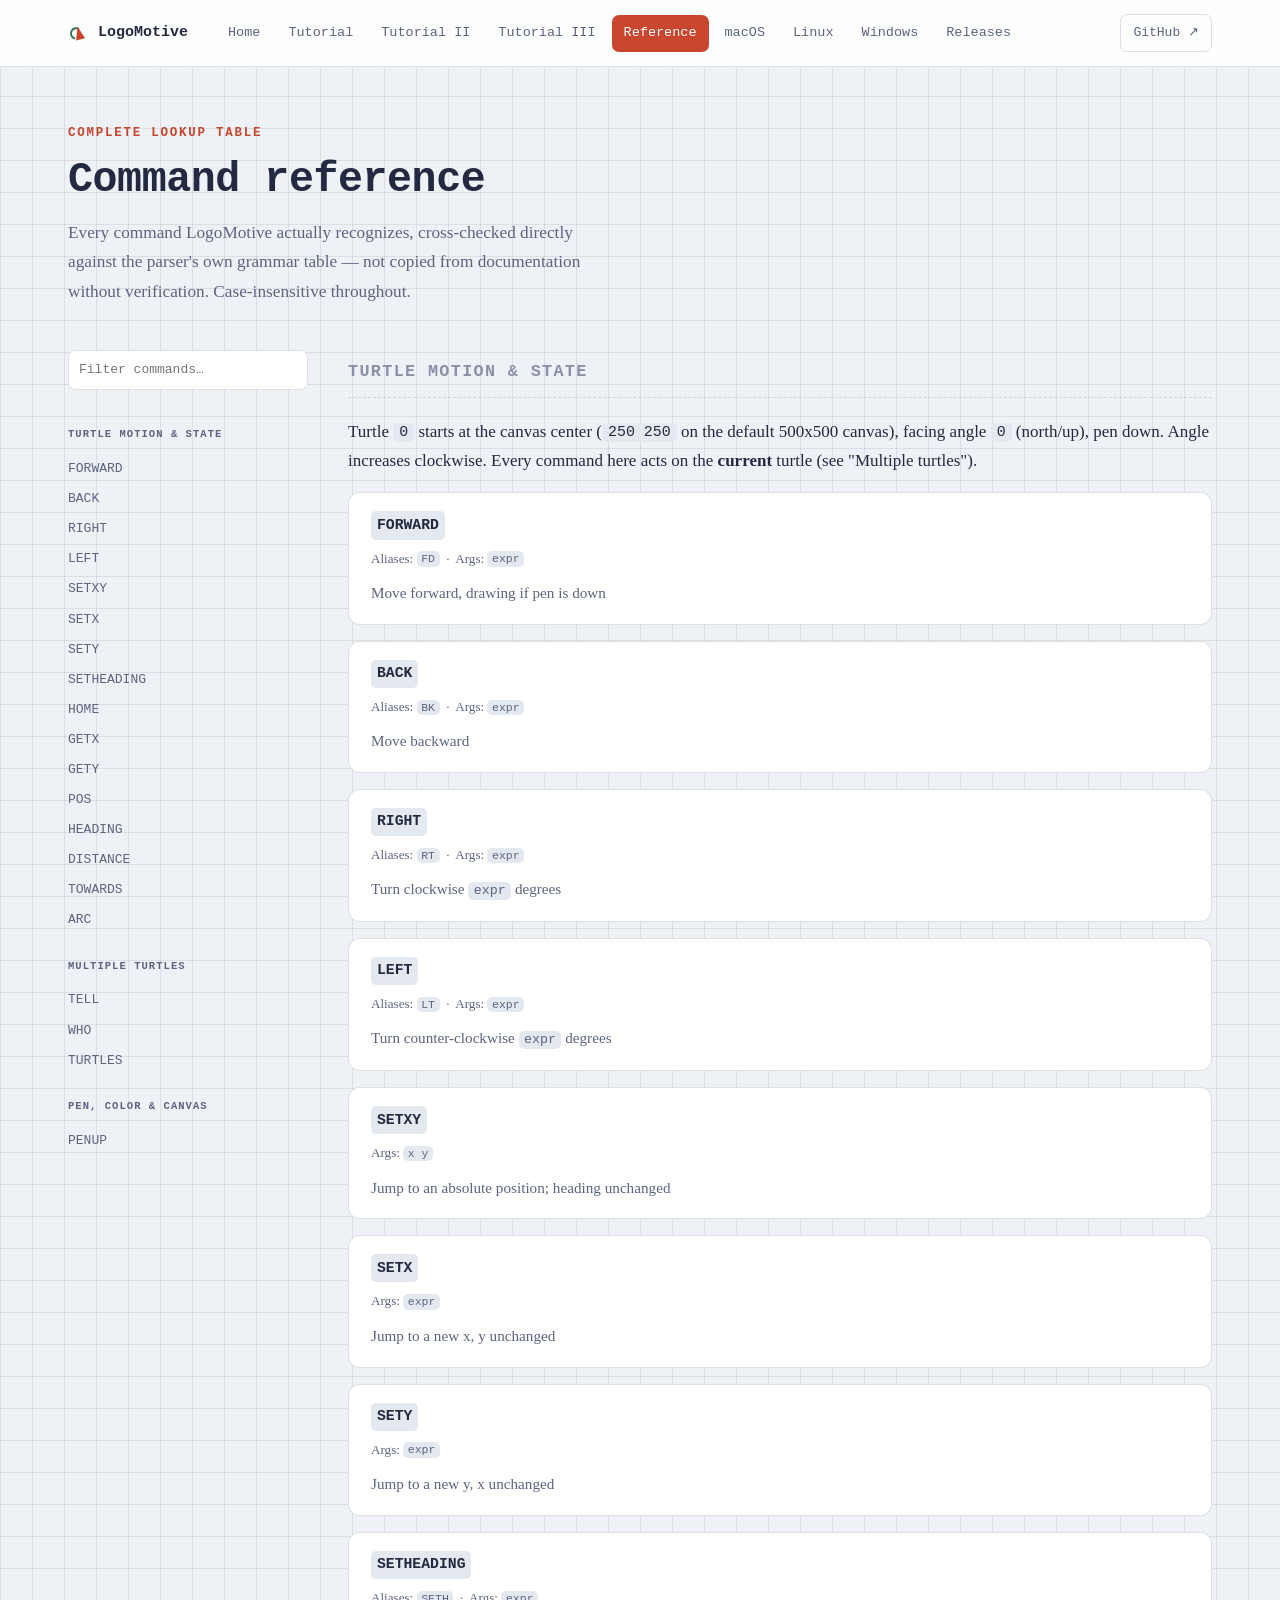
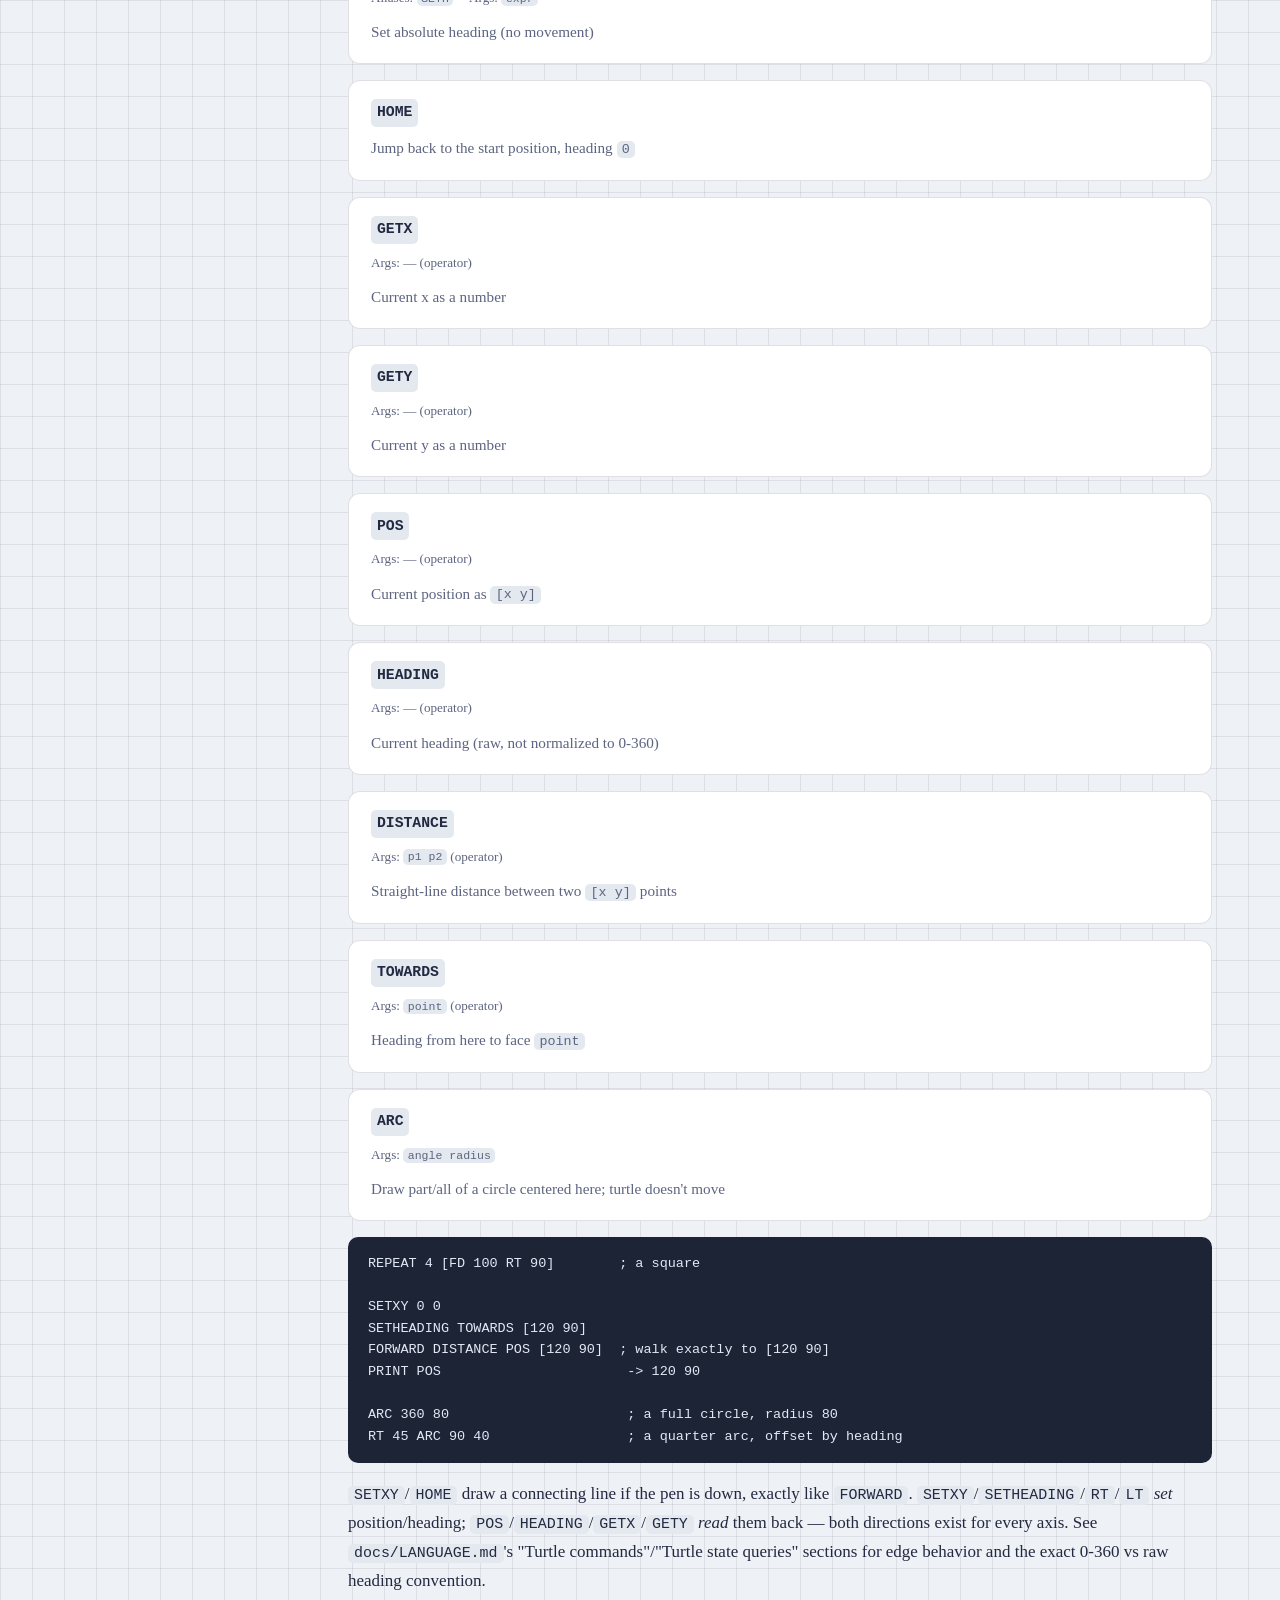
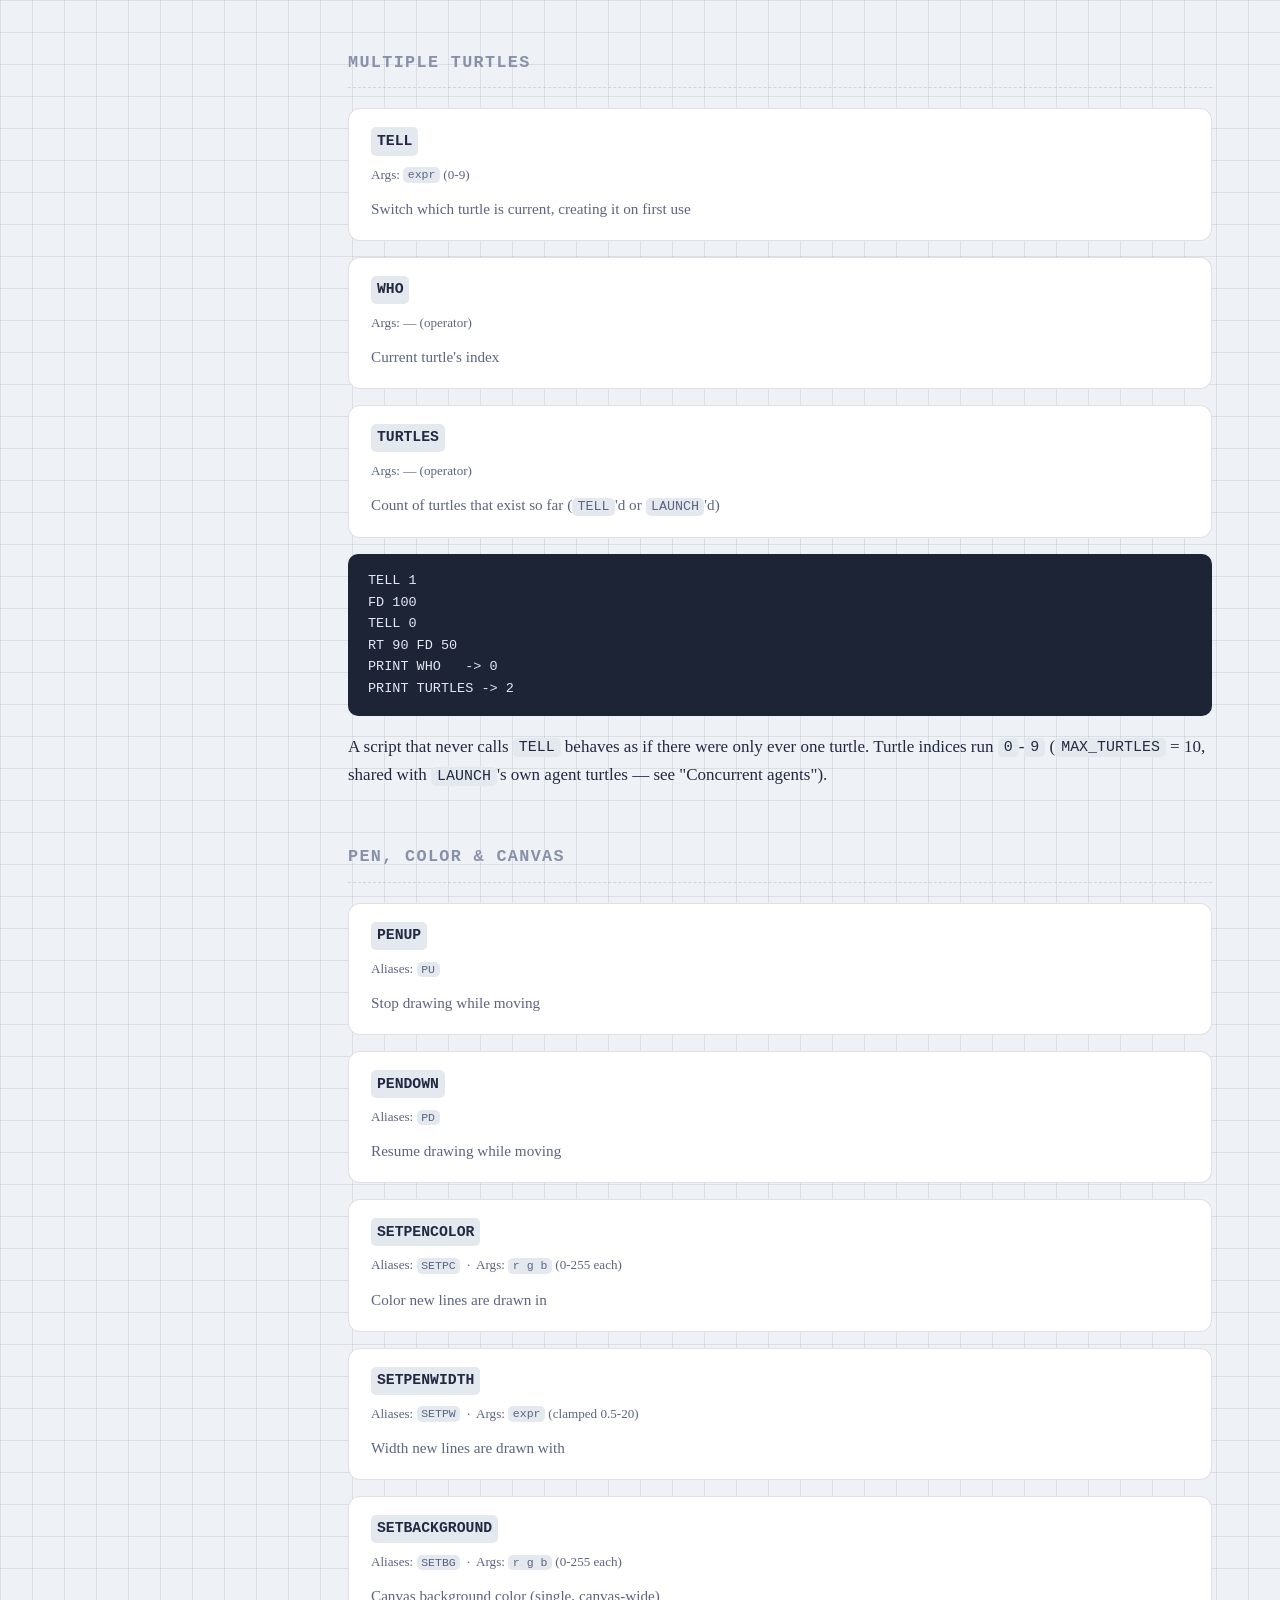
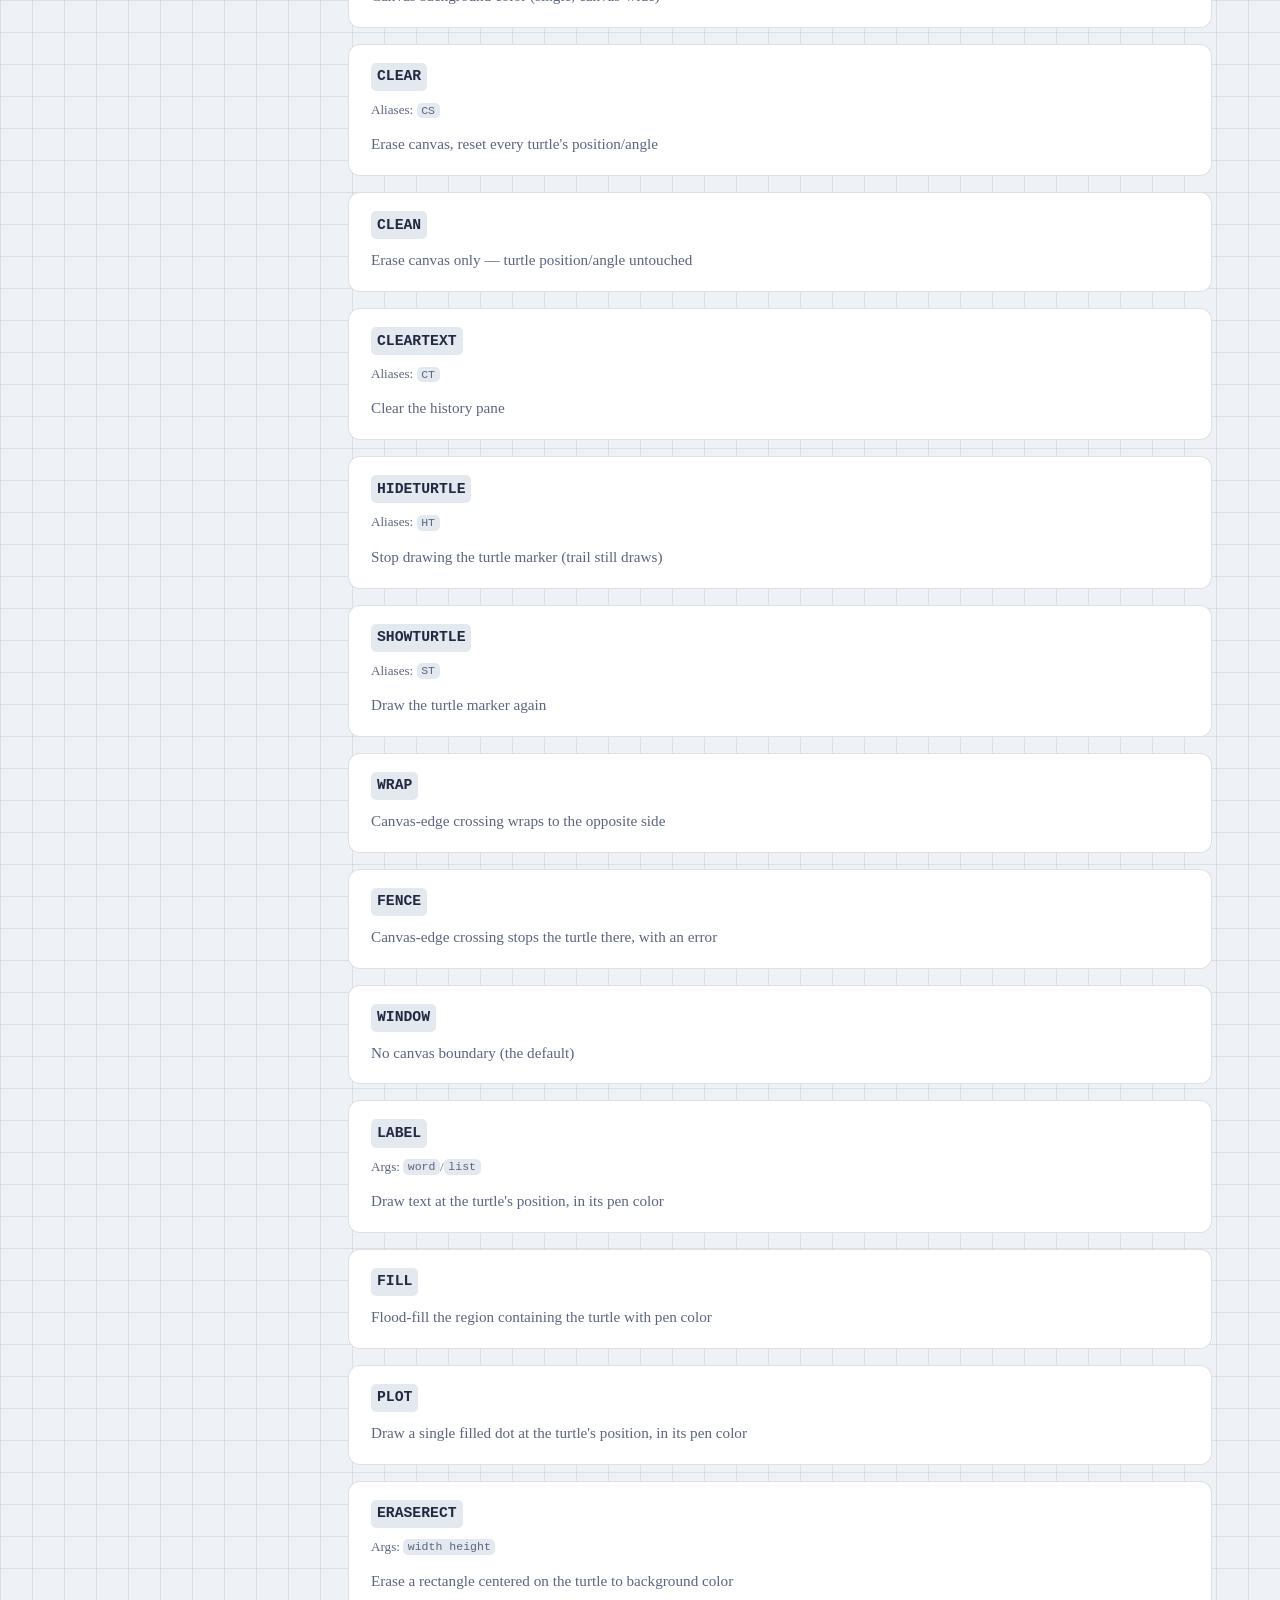
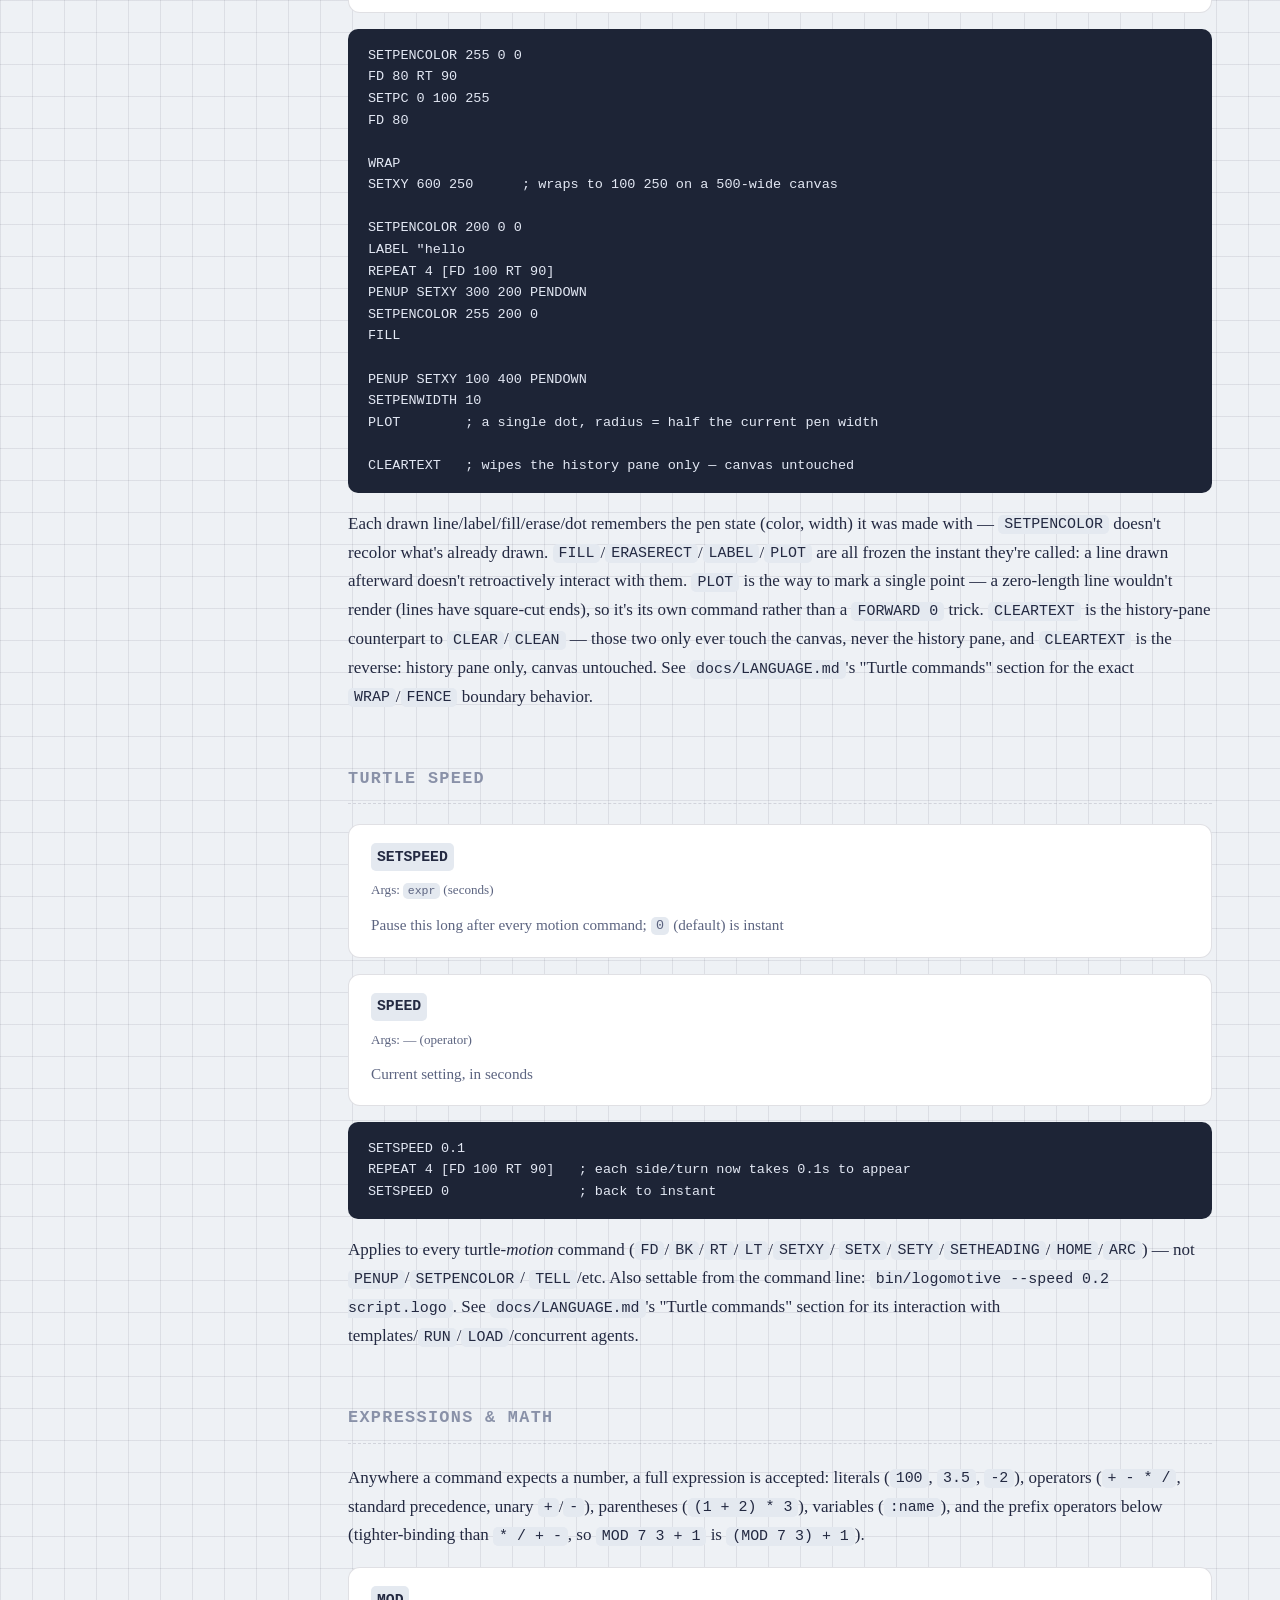
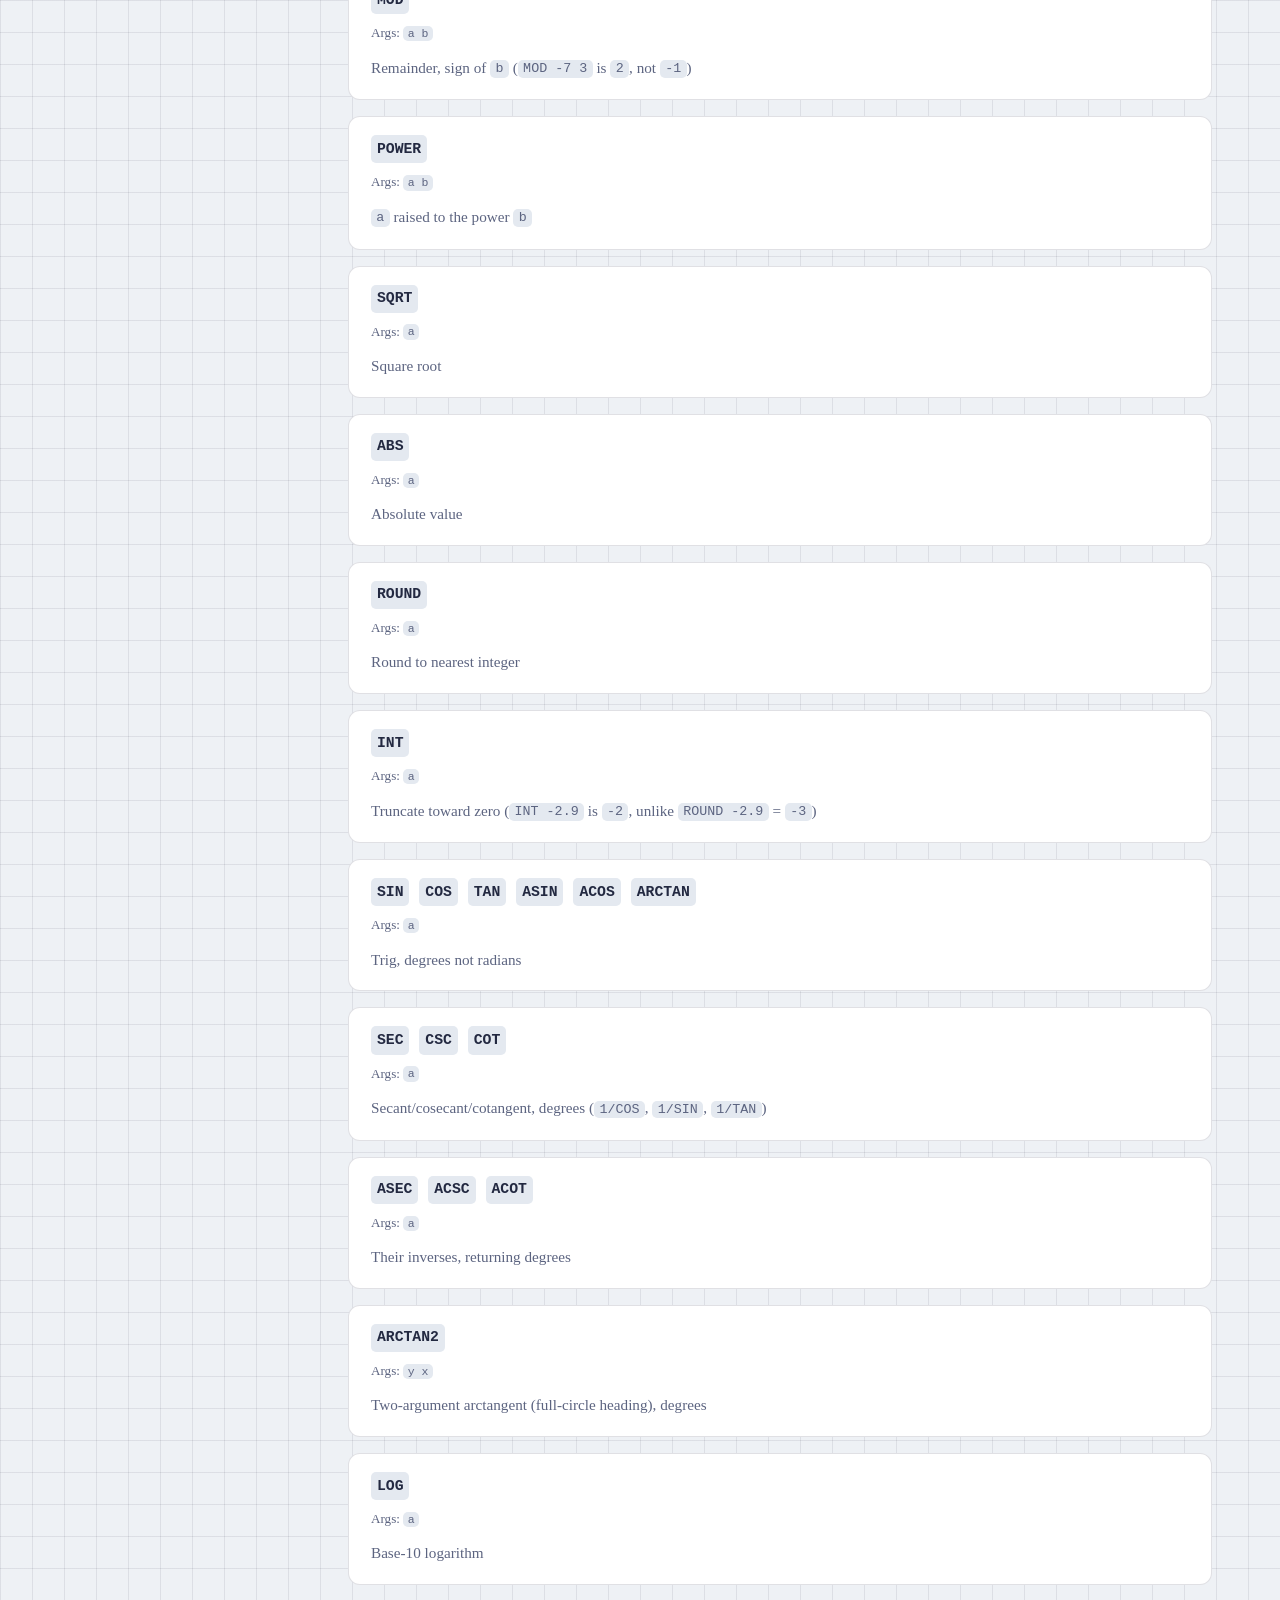
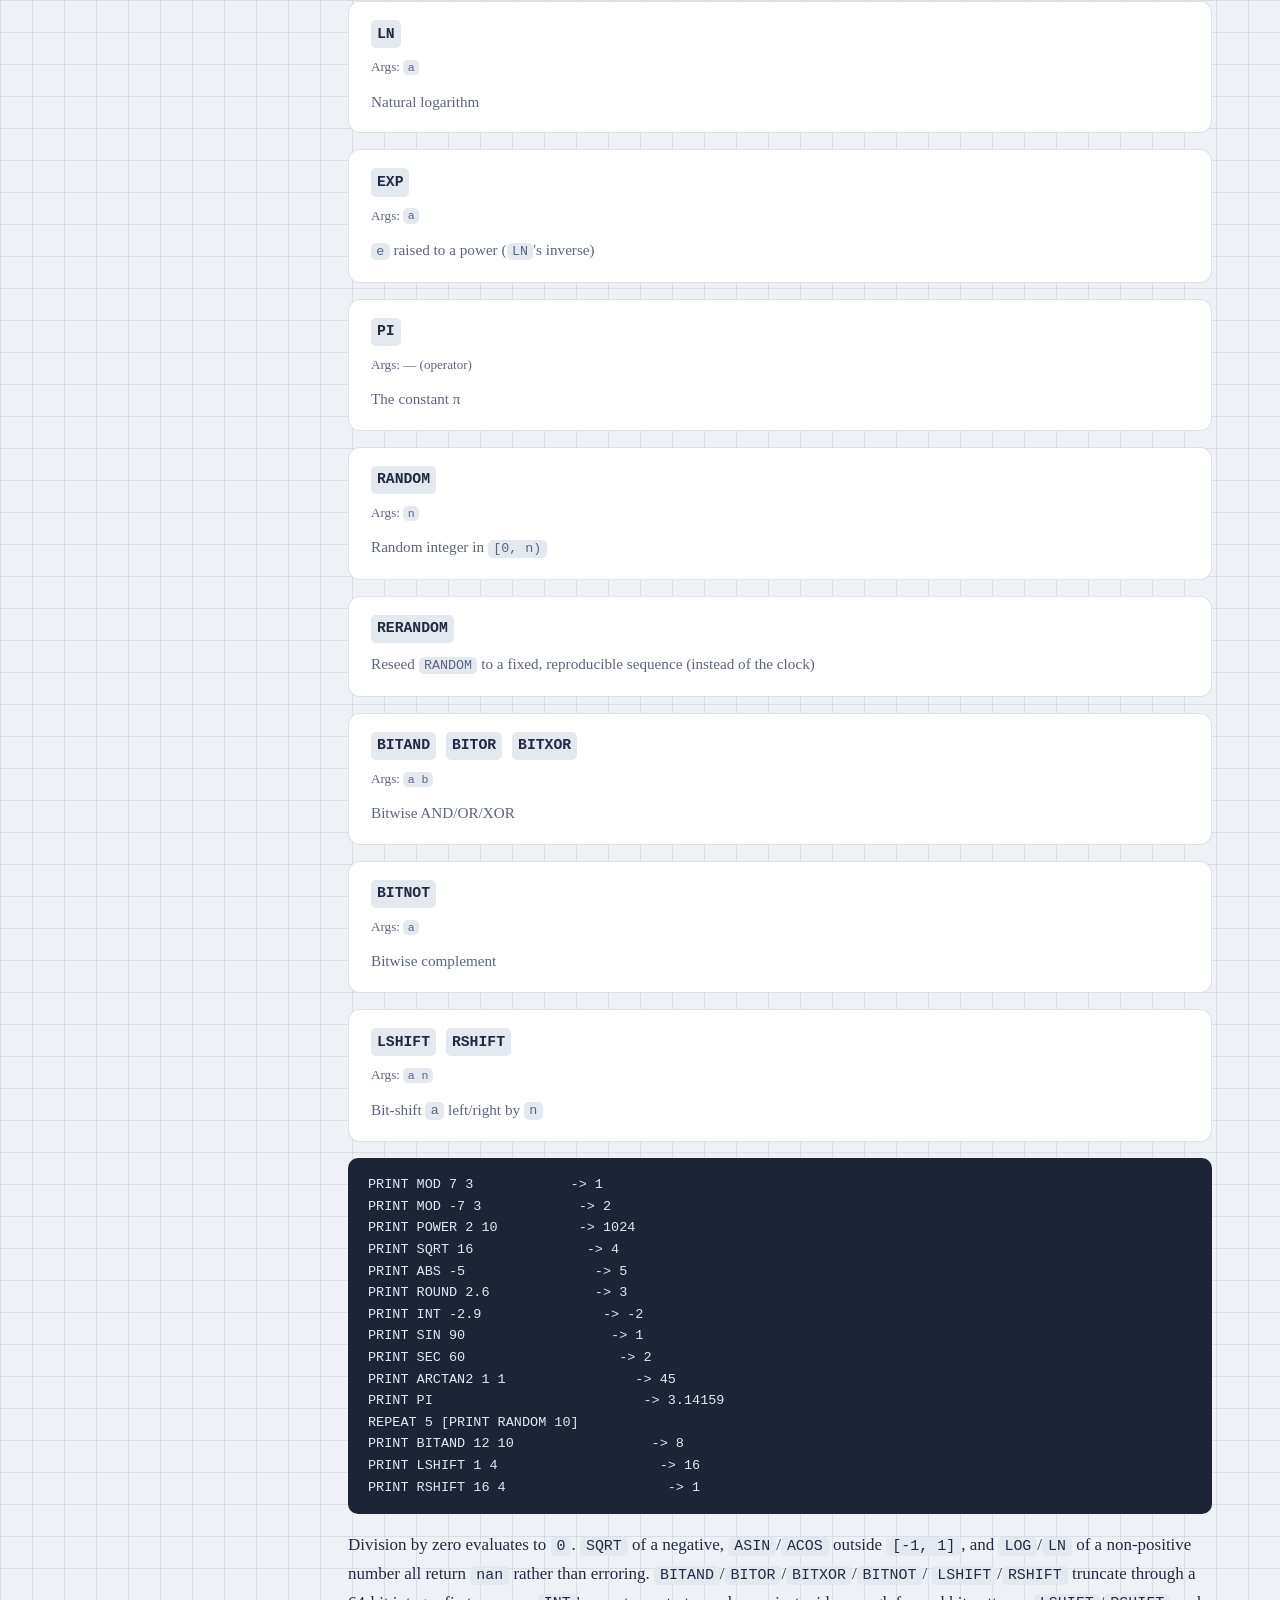
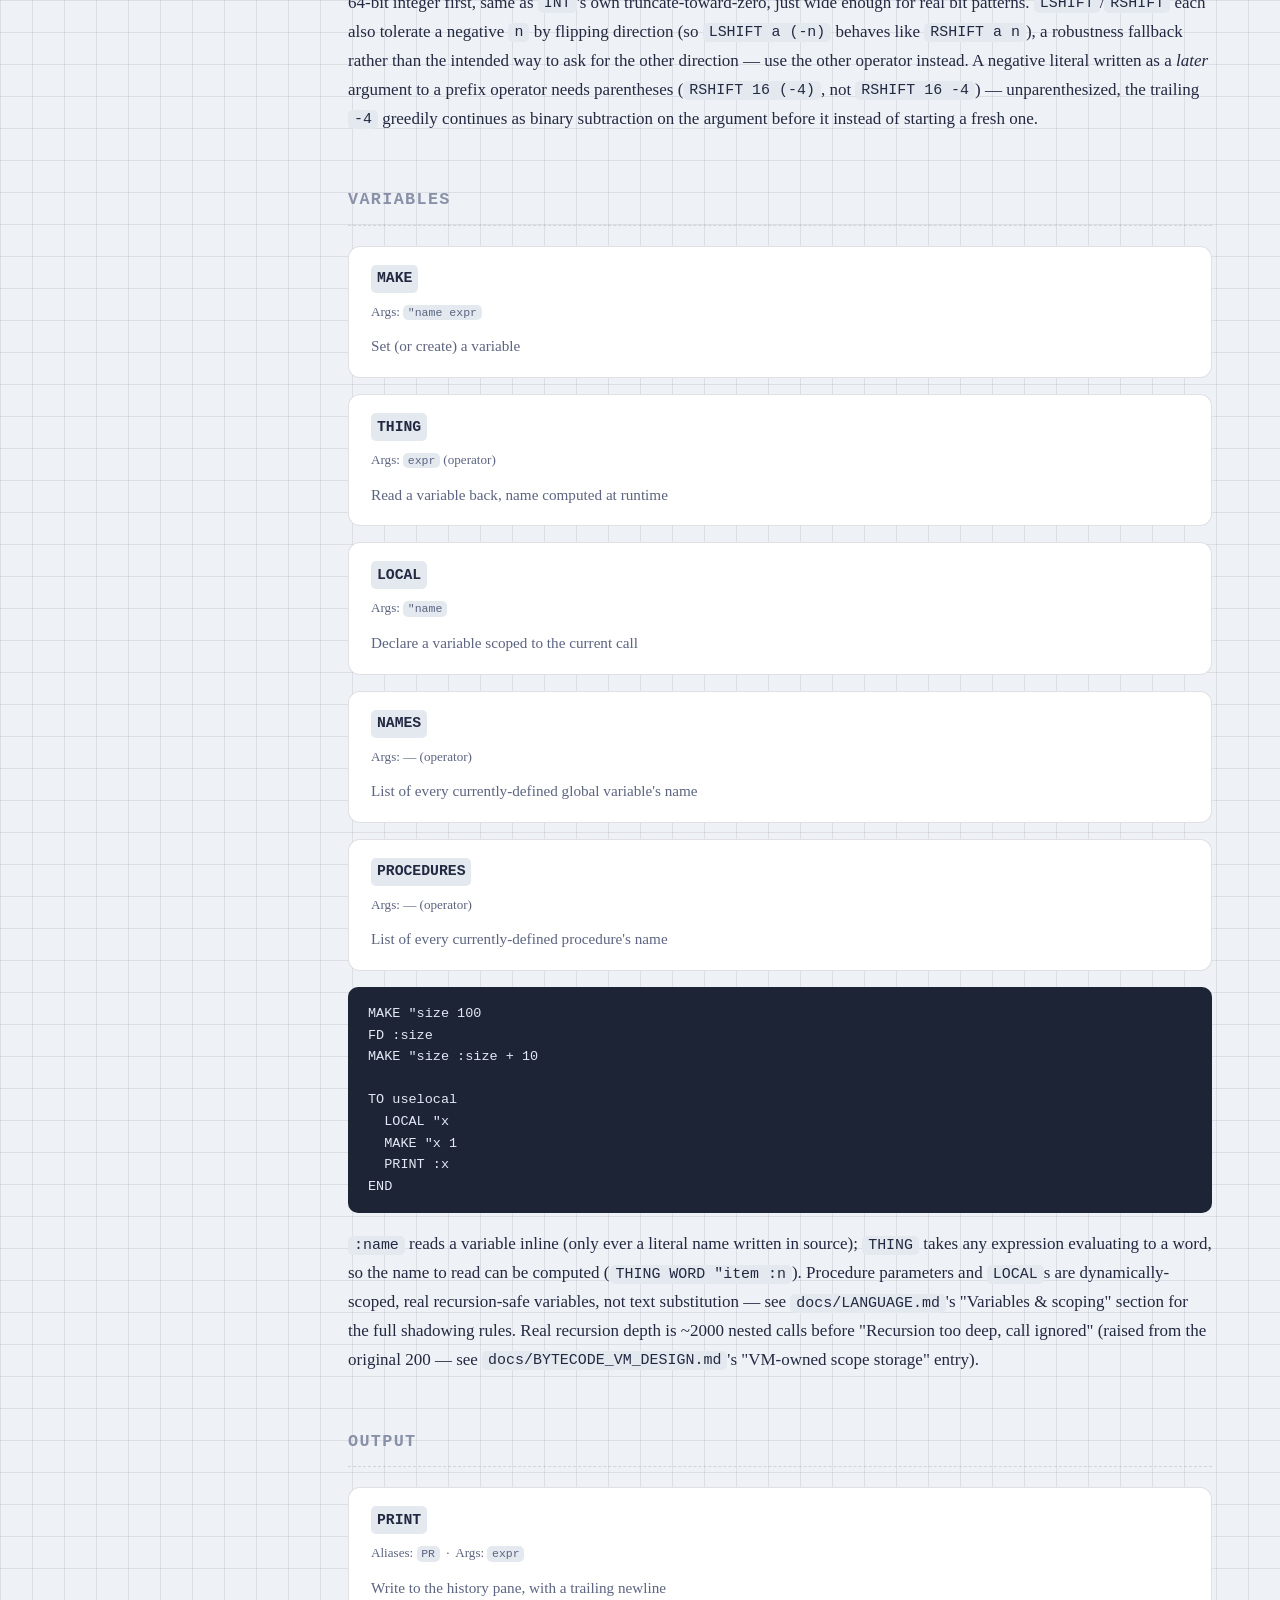
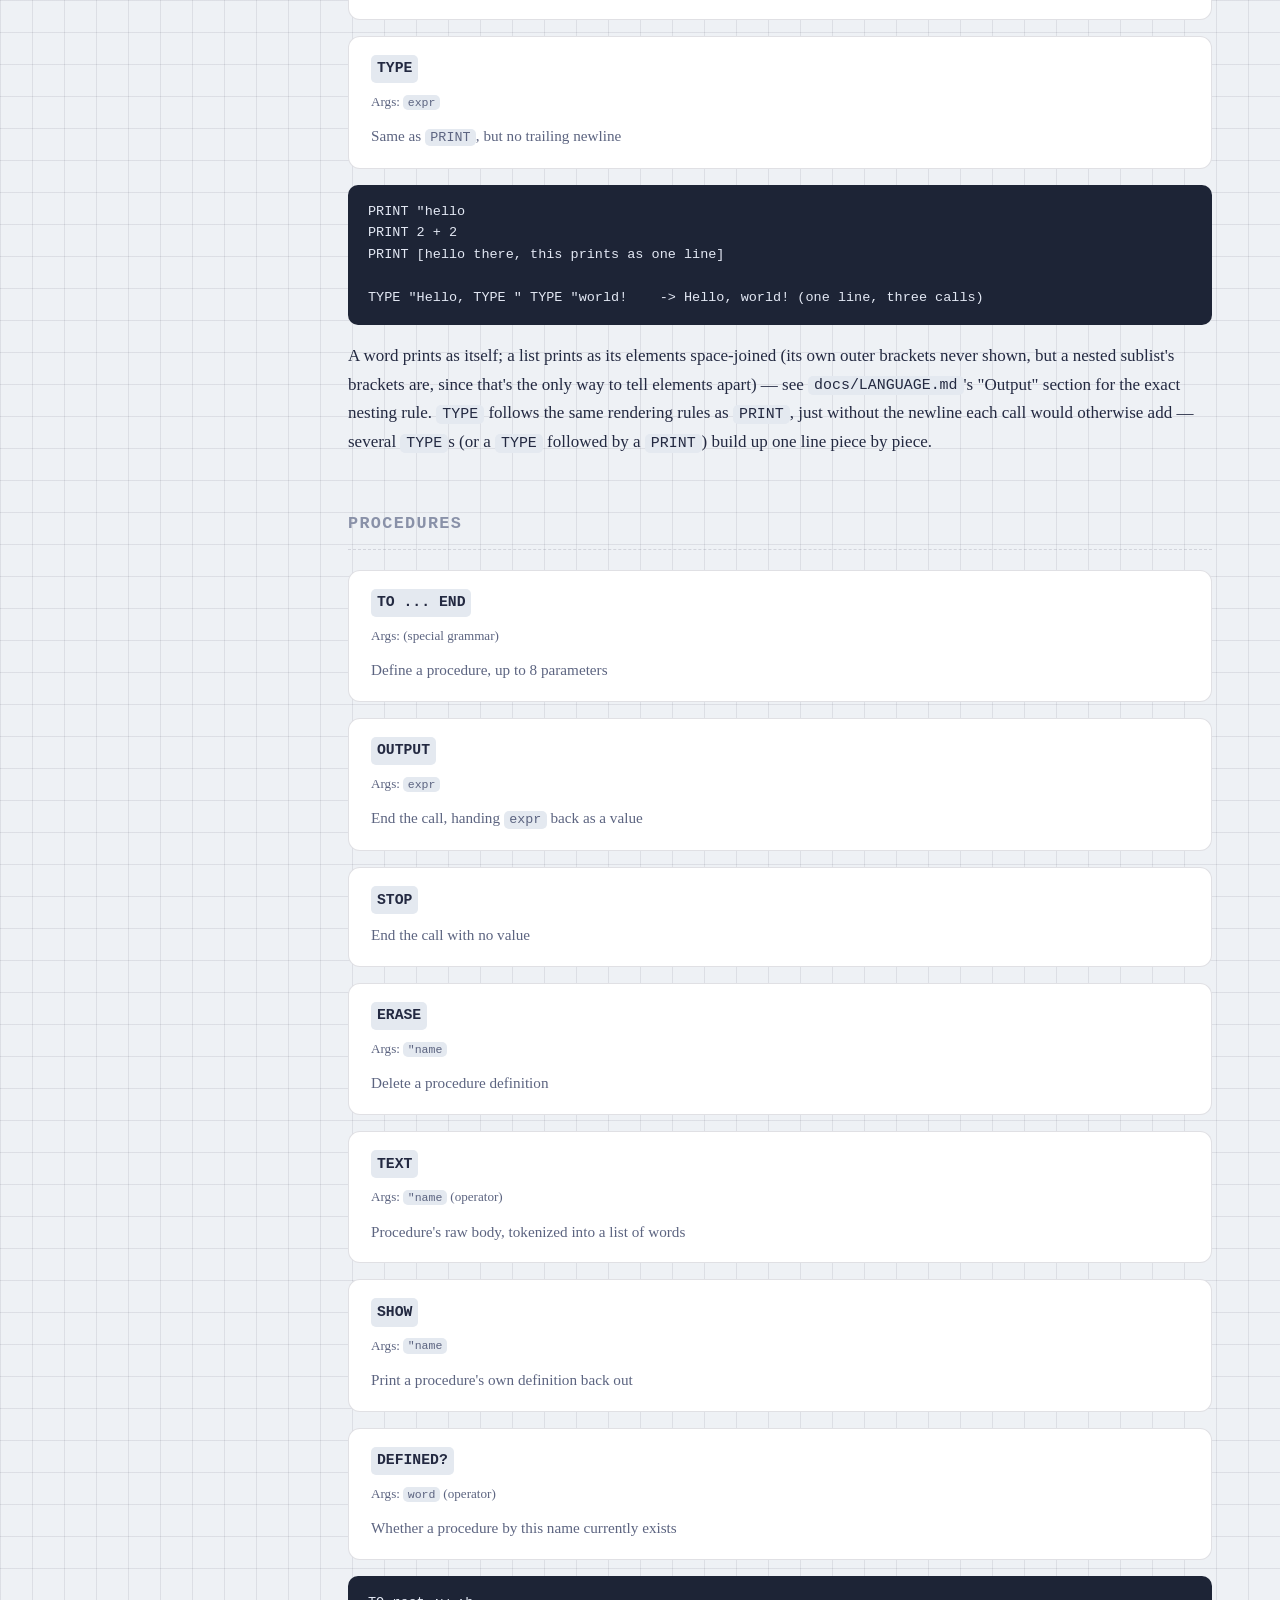
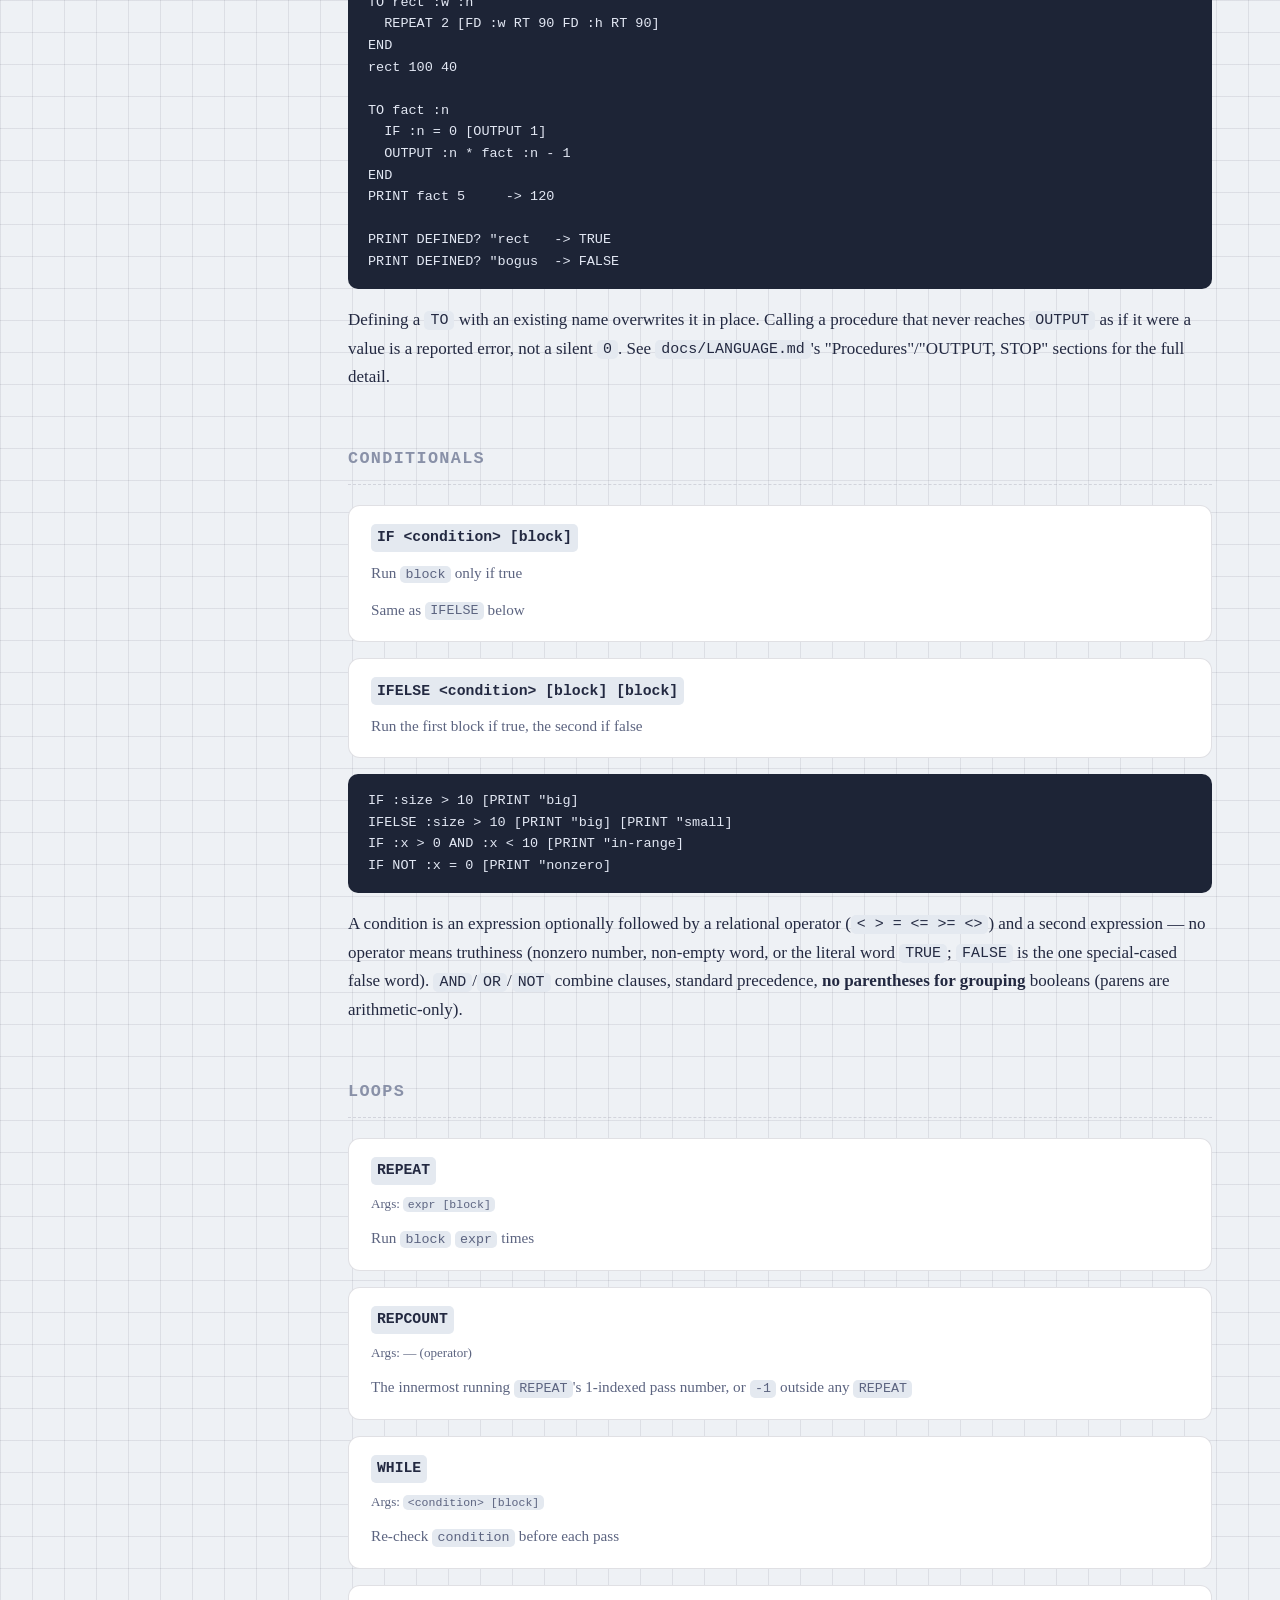
<file: website/reference.html>
<!doctype html>
<html lang="en">
<head>
<meta charset="utf-8">
<meta name="viewport" content="width=device-width, initial-scale=1">
<title>Reference — LogoMotive</title>
<link rel="icon" type="image/svg+xml" href="assets/turtle-mark.svg">
<link rel="stylesheet" href="assets/style.css">
</head>
<body>

<header class="site-header">
  <div class="site-header-inner">
    <a class="site-logo" href="index.html">
      <svg class="logo-mark" viewBox="-50 -50 100 100" aria-hidden="true">
        <path class="trail" d="M -22,24 A 22,22 0 0 1 -3,-20" stroke-width="9" fill="none" stroke-linecap="round"/>
        <path class="turtle" d="M 0,-30 L 21,30 L -21,30 Z" transform="rotate(-14)"/>
      </svg>
      LogoMotive
    </a>
    <nav class="site-nav">
      <a href="index.html">Home</a>
      <a href="tutorial.html">Tutorial</a>
      <a href="tutorial-2.html">Tutorial II</a>
      <a href="tutorial-3.html">Tutorial III</a>
      <a href="reference.html" class="current">Reference</a>
      <a href="macos.html">macOS</a>
      <a href="linux.html">Linux</a>
      <a href="windows.html">Windows</a>
      <a href="https://github.com/hansolovkarlsson/LogoMotive/releases" target="_blank" rel="noopener">Releases</a>
    </nav>
    <a class="site-github" href="https://github.com/hansolovkarlsson/LogoMotive" target="_blank" rel="noopener">GitHub &#8599;</a>
  </div>
</header>

<div class="wrap">
  <div class="page-hero" style="padding-bottom: 20px;">
    <p class="eyebrow">Complete lookup table</p>
    <h1 class="title" style="font-size: clamp(1.8rem, 3.5vw, 2.6rem);">Command reference</h1>
    <p class="lede">Every command LogoMotive actually recognizes, cross-checked directly against the parser's own grammar table — not copied from documentation without verification. Case-insensitive throughout.</p>
  </div>

  <div class="layout">
    <aside class="index-nav">
      <input class="index-search" type="search" id="ref-search" placeholder="Filter commands&hellip;" autocomplete="off">
      <h4><a href="#sec-turtle-motion-state">Turtle motion &amp; state</a></h4>
      <ul>
        <li><a href="#forward" data-cmd="FORWARD">FORWARD</a></li>
        <li><a href="#back" data-cmd="BACK">BACK</a></li>
        <li><a href="#right" data-cmd="RIGHT">RIGHT</a></li>
        <li><a href="#left" data-cmd="LEFT">LEFT</a></li>
        <li><a href="#setxy" data-cmd="SETXY">SETXY</a></li>
        <li><a href="#setx" data-cmd="SETX">SETX</a></li>
        <li><a href="#sety" data-cmd="SETY">SETY</a></li>
        <li><a href="#setheading" data-cmd="SETHEADING">SETHEADING</a></li>
        <li><a href="#home" data-cmd="HOME">HOME</a></li>
        <li><a href="#getx" data-cmd="GETX">GETX</a></li>
        <li><a href="#gety" data-cmd="GETY">GETY</a></li>
        <li><a href="#pos" data-cmd="POS">POS</a></li>
        <li><a href="#heading" data-cmd="HEADING">HEADING</a></li>
        <li><a href="#distance" data-cmd="DISTANCE">DISTANCE</a></li>
        <li><a href="#towards" data-cmd="TOWARDS">TOWARDS</a></li>
        <li><a href="#arc" data-cmd="ARC">ARC</a></li>
      </ul>
      <h4><a href="#sec-multiple-turtles">Multiple turtles</a></h4>
      <ul>
        <li><a href="#tell" data-cmd="TELL">TELL</a></li>
        <li><a href="#who" data-cmd="WHO">WHO</a></li>
        <li><a href="#turtles" data-cmd="TURTLES">TURTLES</a></li>
      </ul>
      <h4><a href="#sec-pen-color-canvas">Pen, color &amp; canvas</a></h4>
      <ul>
        <li><a href="#penup" data-cmd="PENUP">PENUP</a></li>
        <li><a href="#pendown" data-cmd="PENDOWN">PENDOWN</a></li>
        <li><a href="#setpencolor" data-cmd="SETPENCOLOR">SETPENCOLOR</a></li>
        <li><a href="#setpenwidth" data-cmd="SETPENWIDTH">SETPENWIDTH</a></li>
        <li><a href="#setbackground" data-cmd="SETBACKGROUND">SETBACKGROUND</a></li>
        <li><a href="#clear" data-cmd="CLEAR">CLEAR</a></li>
        <li><a href="#clean" data-cmd="CLEAN">CLEAN</a></li>
        <li><a href="#cleartext" data-cmd="CLEARTEXT">CLEARTEXT</a></li>
        <li><a href="#hideturtle" data-cmd="HIDETURTLE">HIDETURTLE</a></li>
        <li><a href="#showturtle" data-cmd="SHOWTURTLE">SHOWTURTLE</a></li>
        <li><a href="#wrap" data-cmd="WRAP">WRAP</a></li>
        <li><a href="#fence" data-cmd="FENCE">FENCE</a></li>
        <li><a href="#window" data-cmd="WINDOW">WINDOW</a></li>
        <li><a href="#label" data-cmd="LABEL">LABEL</a></li>
        <li><a href="#fill" data-cmd="FILL">FILL</a></li>
        <li><a href="#plot" data-cmd="PLOT">PLOT</a></li>
        <li><a href="#eraserect" data-cmd="ERASERECT">ERASERECT</a></li>
      </ul>
      <h4><a href="#sec-turtle-speed">Turtle speed</a></h4>
      <ul>
        <li><a href="#setspeed" data-cmd="SETSPEED">SETSPEED</a></li>
        <li><a href="#speed" data-cmd="SPEED">SPEED</a></li>
      </ul>
      <h4><a href="#sec-expressions-math">Expressions &amp; math</a></h4>
      <ul>
        <li><a href="#mod" data-cmd="MOD">MOD</a></li>
        <li><a href="#power" data-cmd="POWER">POWER</a></li>
        <li><a href="#sqrt" data-cmd="SQRT">SQRT</a></li>
        <li><a href="#abs" data-cmd="ABS">ABS</a></li>
        <li><a href="#round" data-cmd="ROUND">ROUND</a></li>
        <li><a href="#int" data-cmd="INT">INT</a></li>
        <li><a href="#sin" data-cmd="SIN">SIN</a></li>
        <li><a href="#sec" data-cmd="SEC">SEC</a></li>
        <li><a href="#asec" data-cmd="ASEC">ASEC</a></li>
        <li><a href="#arctan2" data-cmd="ARCTAN2">ARCTAN2</a></li>
        <li><a href="#log" data-cmd="LOG">LOG</a></li>
        <li><a href="#ln" data-cmd="LN">LN</a></li>
        <li><a href="#exp" data-cmd="EXP">EXP</a></li>
        <li><a href="#pi" data-cmd="PI">PI</a></li>
        <li><a href="#random" data-cmd="RANDOM">RANDOM</a></li>
        <li><a href="#rerandom" data-cmd="RERANDOM">RERANDOM</a></li>
        <li><a href="#bitand" data-cmd="BITAND">BITAND</a></li>
        <li><a href="#bitnot" data-cmd="BITNOT">BITNOT</a></li>
        <li><a href="#lshift" data-cmd="LSHIFT">LSHIFT</a></li>
      </ul>
      <h4><a href="#sec-variables">Variables</a></h4>
      <ul>
        <li><a href="#make" data-cmd="MAKE">MAKE</a></li>
        <li><a href="#thing" data-cmd="THING">THING</a></li>
        <li><a href="#local" data-cmd="LOCAL">LOCAL</a></li>
        <li><a href="#names" data-cmd="NAMES">NAMES</a></li>
        <li><a href="#procedures" data-cmd="PROCEDURES">PROCEDURES</a></li>
      </ul>
      <h4><a href="#sec-output">Output</a></h4>
      <ul>
        <li><a href="#print" data-cmd="PRINT">PRINT</a></li>
        <li><a href="#type" data-cmd="TYPE">TYPE</a></li>
      </ul>
      <h4><a href="#sec-procedures">Procedures</a></h4>
      <ul>
        <li><a href="#to" data-cmd="TO">TO</a></li>
        <li><a href="#output" data-cmd="OUTPUT">OUTPUT</a></li>
        <li><a href="#stop" data-cmd="STOP">STOP</a></li>
        <li><a href="#erase" data-cmd="ERASE">ERASE</a></li>
        <li><a href="#text" data-cmd="TEXT">TEXT</a></li>
        <li><a href="#show" data-cmd="SHOW">SHOW</a></li>
        <li><a href="#defined" data-cmd="DEFINED?">DEFINED?</a></li>
      </ul>
      <h4><a href="#sec-conditionals">Conditionals</a></h4>
      <ul>
        <li><a href="#if" data-cmd="IF">IF</a></li>
        <li><a href="#ifelse" data-cmd="IFELSE">IFELSE</a></li>
      </ul>
      <h4><a href="#sec-loops">Loops</a></h4>
      <ul>
        <li><a href="#repeat" data-cmd="REPEAT">REPEAT</a></li>
        <li><a href="#repcount" data-cmd="REPCOUNT">REPCOUNT</a></li>
        <li><a href="#while" data-cmd="WHILE">WHILE</a></li>
        <li><a href="#for" data-cmd="FOR">FOR</a></li>
        <li><a href="#forever" data-cmd="FOREVER">FOREVER</a></li>
      </ul>
      <h4><a href="#sec-words-lists">Words &amp; lists</a></h4>
      <ul>
        <li><a href="#first" data-cmd="FIRST">FIRST</a></li>
        <li><a href="#butfirst" data-cmd="BUTFIRST">BUTFIRST</a></li>
        <li><a href="#last" data-cmd="LAST">LAST</a></li>
        <li><a href="#butlast" data-cmd="BUTLAST">BUTLAST</a></li>
        <li><a href="#count" data-cmd="COUNT">COUNT</a></li>
        <li><a href="#item" data-cmd="ITEM">ITEM</a></li>
        <li><a href="#pick" data-cmd="PICK">PICK</a></li>
        <li><a href="#word" data-cmd="WORD">WORD</a></li>
        <li><a href="#sentence" data-cmd="SENTENCE">SENTENCE</a></li>
        <li><a href="#list" data-cmd="LIST">LIST</a></li>
        <li><a href="#fput" data-cmd="FPUT">FPUT</a></li>
        <li><a href="#lput" data-cmd="LPUT">LPUT</a></li>
        <li><a href="#flatten" data-cmd="FLATTEN">FLATTEN</a></li>
        <li><a href="#parse" data-cmd="PARSE">PARSE</a></li>
        <li><a href="#subst" data-cmd="SUBST">SUBST</a></li>
        <li><a href="#ascii" data-cmd="ASCII">ASCII</a></li>
        <li><a href="#char" data-cmd="CHAR">CHAR</a></li>
        <li><a href="#uppercase" data-cmd="UPPERCASE">UPPERCASE</a></li>
        <li><a href="#range" data-cmd="RANGE">RANGE</a></li>
        <li><a href="#spacedrange" data-cmd="SPACEDRANGE">SPACEDRANGE</a></li>
      </ul>
      <h4><a href="#sec-type-membership-predicates">Type &amp; membership predicates</a></h4>
      <ul>
        <li><a href="#word-2" data-cmd="WORD?">WORD?</a></li>
        <li><a href="#list-2" data-cmd="LIST?">LIST?</a></li>
        <li><a href="#number" data-cmd="NUMBER?">NUMBER?</a></li>
        <li><a href="#array" data-cmd="ARRAY?">ARRAY?</a></li>
        <li><a href="#empty" data-cmd="EMPTY?">EMPTY?</a></li>
        <li><a href="#member" data-cmd="MEMBER?">MEMBER?</a></li>
      </ul>
      <h4><a href="#sec-higher-order-iteration">Higher-order iteration</a></h4>
      <ul>
        <li><a href="#map" data-cmd="MAP">MAP</a></li>
        <li><a href="#filter" data-cmd="FILTER">FILTER</a></li>
        <li><a href="#reduce" data-cmd="REDUCE">REDUCE</a></li>
        <li><a href="#foreach" data-cmd="FOREACH">FOREACH</a></li>
      </ul>
      <h4><a href="#sec-arrays">Arrays</a></h4>
      <ul>
        <li><a href="#array-2" data-cmd="ARRAY">ARRAY</a></li>
        <li><a href="#item-2" data-cmd="ITEM">ITEM</a></li>
        <li><a href="#setitem" data-cmd="SETITEM">SETITEM</a></li>
        <li><a href="#fillarray" data-cmd="FILLARRAY">FILLARRAY</a></li>
      </ul>
      <h4><a href="#sec-vector-operators">Vector operators</a></h4>
      <ul>
        <li><a href="#dot" data-cmd="DOT">DOT</a></li>
        <li><a href="#cross" data-cmd="CROSS">CROSS</a></li>
      </ul>
      <h4><a href="#sec-property-lists">Property lists</a></h4>
      <ul>
        <li><a href="#setprop" data-cmd="SETPROP">SETPROP</a></li>
        <li><a href="#getprop" data-cmd="GETPROP">GETPROP</a></li>
        <li><a href="#removeprop" data-cmd="REMOVEPROP">REMOVEPROP</a></li>
        <li><a href="#proplist" data-cmd="PROPLIST">PROPLIST</a></li>
      </ul>
      <h4><a href="#sec-prototype-style-objects">Prototype-style objects</a></h4>
      <ul>
        <li><a href="#new" data-cmd="NEW">NEW</a></li>
        <li><a href="#send" data-cmd="SEND">SEND</a></li>
      </ul>
      <h4><a href="#sec-error-handling">Error handling</a></h4>
      <ul>
        <li><a href="#catch" data-cmd="CATCH">CATCH</a></li>
        <li><a href="#throw" data-cmd="THROW">THROW</a></li>
      </ul>
      <h4><a href="#sec-debugger">Debugger</a></h4>
      <ul>
        <li><a href="#backtrace" data-cmd="BACKTRACE">BACKTRACE</a></li>
        <li><a href="#exectime" data-cmd="EXECTIME">EXECTIME</a></li>
      </ul>
      <h4><a href="#sec-deferred-execution">Deferred execution</a></h4>
      <ul>
        <li><a href="#run" data-cmd="RUN">RUN</a></li>
        <li><a href="#apply" data-cmd="APPLY">APPLY</a></li>
        <li><a href="#eval" data-cmd="EVAL">EVAL</a></li>
      </ul>
      <h4><a href="#sec-files">Files</a></h4>
      <ul>
        <li><a href="#load" data-cmd="LOAD">LOAD</a></li>
        <li><a href="#save" data-cmd="SAVE">SAVE</a></li>
        <li><a href="#openread" data-cmd="OPENREAD">OPENREAD</a></li>
        <li><a href="#openwrite" data-cmd="OPENWRITE">OPENWRITE</a></li>
        <li><a href="#openappend" data-cmd="OPENAPPEND">OPENAPPEND</a></li>
        <li><a href="#readline" data-cmd="READLINE">READLINE</a></li>
        <li><a href="#readword" data-cmd="READWORD">READWORD</a></li>
        <li><a href="#readchar" data-cmd="READCHAR">READCHAR</a></li>
        <li><a href="#eof" data-cmd="EOF?">EOF?</a></li>
        <li><a href="#close" data-cmd="CLOSE">CLOSE</a></li>
        <li><a href="#fileprint" data-cmd="FILEPRINT">FILEPRINT</a></li>
        <li><a href="#deletefile" data-cmd="DELETEFILE">DELETEFILE</a></li>
        <li><a href="#directory" data-cmd="DIRECTORY">DIRECTORY</a></li>
        <li><a href="#savebytecode" data-cmd="SAVEBYTECODE">SAVEBYTECODE</a></li>
        <li><a href="#loadbytecode" data-cmd="LOADBYTECODE">LOADBYTECODE</a></li>
      </ul>
      <h4><a href="#sec-turtle-sprites">Turtle sprites</a></h4>
      <ul>
        <li><a href="#loadsprite" data-cmd="LOADSPRITE">LOADSPRITE</a></li>
        <li><a href="#loadspritesheet" data-cmd="LOADSPRITESHEET">LOADSPRITESHEET</a></li>
        <li><a href="#setsprite" data-cmd="SETSPRITE">SETSPRITE</a></li>
        <li><a href="#setspriteframe" data-cmd="SETSPRITEFRAME">SETSPRITEFRAME</a></li>
        <li><a href="#stampsprite" data-cmd="STAMPSPRITE">STAMPSPRITE</a></li>
        <li><a href="#animatesprite" data-cmd="ANIMATESPRITE">ANIMATESPRITE</a></li>
      </ul>
      <h4><a href="#sec-background-image-canvas-export">Background image &amp; canvas export</a></h4>
      <ul>
        <li><a href="#loadpic" data-cmd="LOADPIC">LOADPIC</a></li>
        <li><a href="#savepic" data-cmd="SAVEPIC">SAVEPIC</a></li>
      </ul>
      <h4><a href="#sec-resizable-canvas">Resizable canvas</a></h4>
      <ul>
        <li><a href="#setcanvassize" data-cmd="SETCANVASSIZE">SETCANVASSIZE</a></li>
        <li><a href="#canvassize" data-cmd="CANVASSIZE">CANVASSIZE</a></li>
      </ul>
      <h4><a href="#sec-suspend-resume">Suspend/resume</a></h4>
      <ul>
        <li><a href="#wait" data-cmd="WAIT">WAIT</a></li>
        <li><a href="#waitkey" data-cmd="WAITKEY">WAITKEY</a></li>
        <li><a href="#input" data-cmd="INPUT">INPUT</a></li>
        <li><a href="#pause" data-cmd="PAUSE">PAUSE</a></li>
        <li><a href="#continue" data-cmd="CONTINUE">CONTINUE</a></li>
      </ul>
      <h4><a href="#sec-mouse-state">Mouse state</a></h4>
      <ul>
        <li><a href="#mousepos" data-cmd="MOUSEPOS">MOUSEPOS</a></li>
        <li><a href="#mousex" data-cmd="MOUSEX">MOUSEX</a></li>
        <li><a href="#mousey" data-cmd="MOUSEY">MOUSEY</a></li>
        <li><a href="#button" data-cmd="BUTTON?">BUTTON?</a></li>
      </ul>
      <h4><a href="#sec-concurrent-agents">Concurrent agents</a></h4>
      <ul>
        <li><a href="#launch" data-cmd="LAUNCH">LAUNCH</a></li>
        <li><a href="#await" data-cmd="AWAIT">AWAIT</a></li>
        <li><a href="#yield" data-cmd="YIELD">YIELD</a></li>
      </ul>
      <h4><a href="#sec-clock">Clock</a></h4>
      <ul>
        <li><a href="#time" data-cmd="TIME">TIME</a></li>
        <li><a href="#date" data-cmd="DATE">DATE</a></li>
        <li><a href="#milliseconds" data-cmd="MILLISECONDS">MILLISECONDS</a></li>
      </ul>
      <h4><a href="#sec-sound">Sound</a></h4>
      <ul>
        <li><a href="#tone" data-cmd="TONE">TONE</a></li>
        <li><a href="#playsound" data-cmd="PLAYSOUND">PLAYSOUND</a></li>
        <li><a href="#stopsound" data-cmd="STOPSOUND">STOPSOUND</a></li>
      </ul>
      <h4><a href="#sec-event-triggers">Event triggers</a></h4>
      <ul>
        <li><a href="#onkey" data-cmd="ONKEY">ONKEY</a></li>
        <li><a href="#offkey" data-cmd="OFFKEY">OFFKEY</a></li>
        <li><a href="#onkeyup" data-cmd="ONKEYUP">ONKEYUP</a></li>
        <li><a href="#offkeyup" data-cmd="OFFKEYUP">OFFKEYUP</a></li>
        <li><a href="#onclick" data-cmd="ONCLICK">ONCLICK</a></li>
        <li><a href="#offclick" data-cmd="OFFCLICK">OFFCLICK</a></li>
        <li><a href="#onrelease" data-cmd="ONRELEASE">ONRELEASE</a></li>
        <li><a href="#offrelease" data-cmd="OFFRELEASE">OFFRELEASE</a></li>
        <li><a href="#onmousemove" data-cmd="ONMOUSEMOVE">ONMOUSEMOVE</a></li>
        <li><a href="#offmousemove" data-cmd="OFFMOUSEMOVE">OFFMOUSEMOVE</a></li>
      </ul>
      <h4><a href="#sec-appendix-documented-elsewhere-not-available-in-bin-logomotive">Appendix: documented elsewhere, not available in <code class="inline">bin/logomotive</code></a></h4>
    </aside>

    <main class="ref-main">
      <div class="ref-section" id="sec-turtle-motion-state">
        <h2>Turtle motion &amp; state</h2>
        <p>Turtle <code class="inline">0</code> starts at the canvas center (<code class="inline">250 250</code> on the default 500x500 canvas), facing angle <code class="inline">0</code> (north/up), pen down. Angle increases clockwise. Every command here acts on the <strong>current</strong> turtle (see "Multiple turtles").</p>
        <div class="ref-entry" id="forward">
          <h3><code class="inline">FORWARD</code></h3>
          <p class="sig">Aliases: <code class="inline">FD</code> &nbsp;&middot;&nbsp; Args: <code class="inline">expr</code></p>
          <p>Move forward, drawing if pen is down</p>
        </div>
        <div class="ref-entry" id="back">
          <h3><code class="inline">BACK</code></h3>
          <p class="sig">Aliases: <code class="inline">BK</code> &nbsp;&middot;&nbsp; Args: <code class="inline">expr</code></p>
          <p>Move backward</p>
        </div>
        <div class="ref-entry" id="right">
          <h3><code class="inline">RIGHT</code></h3>
          <p class="sig">Aliases: <code class="inline">RT</code> &nbsp;&middot;&nbsp; Args: <code class="inline">expr</code></p>
          <p>Turn clockwise <code class="inline">expr</code> degrees</p>
        </div>
        <div class="ref-entry" id="left">
          <h3><code class="inline">LEFT</code></h3>
          <p class="sig">Aliases: <code class="inline">LT</code> &nbsp;&middot;&nbsp; Args: <code class="inline">expr</code></p>
          <p>Turn counter-clockwise <code class="inline">expr</code> degrees</p>
        </div>
        <div class="ref-entry" id="setxy">
          <h3><code class="inline">SETXY</code></h3>
          <p class="sig">Args: <code class="inline">x y</code></p>
          <p>Jump to an absolute position; heading unchanged</p>
        </div>
        <div class="ref-entry" id="setx">
          <h3><code class="inline">SETX</code></h3>
          <p class="sig">Args: <code class="inline">expr</code></p>
          <p>Jump to a new x, y unchanged</p>
        </div>
        <div class="ref-entry" id="sety">
          <h3><code class="inline">SETY</code></h3>
          <p class="sig">Args: <code class="inline">expr</code></p>
          <p>Jump to a new y, x unchanged</p>
        </div>
        <div class="ref-entry" id="setheading">
          <h3><code class="inline">SETHEADING</code></h3>
          <p class="sig">Aliases: <code class="inline">SETH</code> &nbsp;&middot;&nbsp; Args: <code class="inline">expr</code></p>
          <p>Set absolute heading (no movement)</p>
        </div>
        <div class="ref-entry" id="home">
          <h3><code class="inline">HOME</code></h3>
          <p>Jump back to the start position, heading <code class="inline">0</code></p>
        </div>
        <div class="ref-entry" id="getx">
          <h3><code class="inline">GETX</code></h3>
          <p class="sig">Args: — (operator)</p>
          <p>Current x as a number</p>
        </div>
        <div class="ref-entry" id="gety">
          <h3><code class="inline">GETY</code></h3>
          <p class="sig">Args: — (operator)</p>
          <p>Current y as a number</p>
        </div>
        <div class="ref-entry" id="pos">
          <h3><code class="inline">POS</code></h3>
          <p class="sig">Args: — (operator)</p>
          <p>Current position as <code class="inline">[x y]</code></p>
        </div>
        <div class="ref-entry" id="heading">
          <h3><code class="inline">HEADING</code></h3>
          <p class="sig">Args: — (operator)</p>
          <p>Current heading (raw, not normalized to 0-360)</p>
        </div>
        <div class="ref-entry" id="distance">
          <h3><code class="inline">DISTANCE</code></h3>
          <p class="sig">Args: <code class="inline">p1 p2</code> (operator)</p>
          <p>Straight-line distance between two <code class="inline">[x y]</code> points</p>
        </div>
        <div class="ref-entry" id="towards">
          <h3><code class="inline">TOWARDS</code></h3>
          <p class="sig">Args: <code class="inline">point</code> (operator)</p>
          <p>Heading from here to face <code class="inline">point</code></p>
        </div>
        <div class="ref-entry" id="arc">
          <h3><code class="inline">ARC</code></h3>
          <p class="sig">Args: <code class="inline">angle radius</code></p>
          <p>Draw part/all of a circle centered here; turtle doesn't move</p>
        </div>
        <pre class="code">REPEAT 4 [FD 100 RT 90]        ; a square

SETXY 0 0
SETHEADING TOWARDS [120 90]
FORWARD DISTANCE POS [120 90]  ; walk exactly to [120 90]
PRINT POS                       -&gt; 120 90

ARC 360 80                      ; a full circle, radius 80
RT 45 ARC 90 40                 ; a quarter arc, offset by heading</pre>
        <p><code class="inline">SETXY</code>/<code class="inline">HOME</code> draw a connecting line if the pen is down, exactly like <code class="inline">FORWARD</code>. <code class="inline">SETXY</code>/<code class="inline">SETHEADING</code>/<code class="inline">RT</code>/<code class="inline">LT</code> <em>set</em> position/heading; <code class="inline">POS</code>/<code class="inline">HEADING</code>/<code class="inline">GETX</code>/<code class="inline">GETY</code> <em>read</em> them back — both directions exist for every axis. See <code class="inline">docs/LANGUAGE.md</code>'s "Turtle commands"/"Turtle state queries" sections for edge behavior and the exact 0-360 vs raw heading convention.</p>
      </div>
      <div class="ref-section" id="sec-multiple-turtles">
        <h2>Multiple turtles</h2>
        <div class="ref-entry" id="tell">
          <h3><code class="inline">TELL</code></h3>
          <p class="sig">Args: <code class="inline">expr</code> (0-9)</p>
          <p>Switch which turtle is current, creating it on first use</p>
        </div>
        <div class="ref-entry" id="who">
          <h3><code class="inline">WHO</code></h3>
          <p class="sig">Args: — (operator)</p>
          <p>Current turtle's index</p>
        </div>
        <div class="ref-entry" id="turtles">
          <h3><code class="inline">TURTLES</code></h3>
          <p class="sig">Args: — (operator)</p>
          <p>Count of turtles that exist so far (<code class="inline">TELL</code>'d or <code class="inline">LAUNCH</code>'d)</p>
        </div>
        <pre class="code">TELL 1
FD 100
TELL 0
RT 90 FD 50
PRINT WHO   -&gt; 0
PRINT TURTLES -&gt; 2</pre>
        <p>A script that never calls <code class="inline">TELL</code> behaves as if there were only ever one turtle. Turtle indices run <code class="inline">0</code>-<code class="inline">9</code> (<code class="inline">MAX_TURTLES</code> = 10, shared with <code class="inline">LAUNCH</code>'s own agent turtles — see "Concurrent agents").</p>
      </div>
      <div class="ref-section" id="sec-pen-color-canvas">
        <h2>Pen, color &amp; canvas</h2>
        <div class="ref-entry" id="penup">
          <h3><code class="inline">PENUP</code></h3>
          <p class="sig">Aliases: <code class="inline">PU</code></p>
          <p>Stop drawing while moving</p>
        </div>
        <div class="ref-entry" id="pendown">
          <h3><code class="inline">PENDOWN</code></h3>
          <p class="sig">Aliases: <code class="inline">PD</code></p>
          <p>Resume drawing while moving</p>
        </div>
        <div class="ref-entry" id="setpencolor">
          <h3><code class="inline">SETPENCOLOR</code></h3>
          <p class="sig">Aliases: <code class="inline">SETPC</code> &nbsp;&middot;&nbsp; Args: <code class="inline">r g b</code> (0-255 each)</p>
          <p>Color new lines are drawn in</p>
        </div>
        <div class="ref-entry" id="setpenwidth">
          <h3><code class="inline">SETPENWIDTH</code></h3>
          <p class="sig">Aliases: <code class="inline">SETPW</code> &nbsp;&middot;&nbsp; Args: <code class="inline">expr</code> (clamped 0.5-20)</p>
          <p>Width new lines are drawn with</p>
        </div>
        <div class="ref-entry" id="setbackground">
          <h3><code class="inline">SETBACKGROUND</code></h3>
          <p class="sig">Aliases: <code class="inline">SETBG</code> &nbsp;&middot;&nbsp; Args: <code class="inline">r g b</code> (0-255 each)</p>
          <p>Canvas background color (single, canvas-wide)</p>
        </div>
        <div class="ref-entry" id="clear">
          <h3><code class="inline">CLEAR</code></h3>
          <p class="sig">Aliases: <code class="inline">CS</code></p>
          <p>Erase canvas, reset every turtle's position/angle</p>
        </div>
        <div class="ref-entry" id="clean">
          <h3><code class="inline">CLEAN</code></h3>
          <p>Erase canvas only — turtle position/angle untouched</p>
        </div>
        <div class="ref-entry" id="cleartext">
          <h3><code class="inline">CLEARTEXT</code></h3>
          <p class="sig">Aliases: <code class="inline">CT</code></p>
          <p>Clear the history pane</p>
        </div>
        <div class="ref-entry" id="hideturtle">
          <h3><code class="inline">HIDETURTLE</code></h3>
          <p class="sig">Aliases: <code class="inline">HT</code></p>
          <p>Stop drawing the turtle marker (trail still draws)</p>
        </div>
        <div class="ref-entry" id="showturtle">
          <h3><code class="inline">SHOWTURTLE</code></h3>
          <p class="sig">Aliases: <code class="inline">ST</code></p>
          <p>Draw the turtle marker again</p>
        </div>
        <div class="ref-entry" id="wrap">
          <h3><code class="inline">WRAP</code></h3>
          <p>Canvas-edge crossing wraps to the opposite side</p>
        </div>
        <div class="ref-entry" id="fence">
          <h3><code class="inline">FENCE</code></h3>
          <p>Canvas-edge crossing stops the turtle there, with an error</p>
        </div>
        <div class="ref-entry" id="window">
          <h3><code class="inline">WINDOW</code></h3>
          <p>No canvas boundary (the default)</p>
        </div>
        <div class="ref-entry" id="label">
          <h3><code class="inline">LABEL</code></h3>
          <p class="sig">Args: <code class="inline">word</code>/<code class="inline">list</code></p>
          <p>Draw text at the turtle's position, in its pen color</p>
        </div>
        <div class="ref-entry" id="fill">
          <h3><code class="inline">FILL</code></h3>
          <p>Flood-fill the region containing the turtle with pen color</p>
        </div>
        <div class="ref-entry" id="plot">
          <h3><code class="inline">PLOT</code></h3>
          <p>Draw a single filled dot at the turtle's position, in its pen color</p>
        </div>
        <div class="ref-entry" id="eraserect">
          <h3><code class="inline">ERASERECT</code></h3>
          <p class="sig">Args: <code class="inline">width height</code></p>
          <p>Erase a rectangle centered on the turtle to background color</p>
        </div>
        <pre class="code">SETPENCOLOR 255 0 0
FD 80 RT 90
SETPC 0 100 255
FD 80

WRAP
SETXY 600 250      ; wraps to 100 250 on a 500-wide canvas

SETPENCOLOR 200 0 0
LABEL &quot;hello
REPEAT 4 [FD 100 RT 90]
PENUP SETXY 300 200 PENDOWN
SETPENCOLOR 255 200 0
FILL

PENUP SETXY 100 400 PENDOWN
SETPENWIDTH 10
PLOT        ; a single dot, radius = half the current pen width

CLEARTEXT   ; wipes the history pane only — canvas untouched</pre>
        <p>Each drawn line/label/fill/erase/dot remembers the pen state (color, width) it was made with — <code class="inline">SETPENCOLOR</code> doesn't recolor what's already drawn. <code class="inline">FILL</code>/<code class="inline">ERASERECT</code>/<code class="inline">LABEL</code>/<code class="inline">PLOT</code> are all frozen the instant they're called: a line drawn afterward doesn't retroactively interact with them. <code class="inline">PLOT</code> is the way to mark a single point — a zero-length line wouldn't render (lines have square-cut ends), so it's its own command rather than a <code class="inline">FORWARD 0</code> trick. <code class="inline">CLEARTEXT</code> is the history-pane counterpart to <code class="inline">CLEAR</code>/<code class="inline">CLEAN</code> — those two only ever touch the canvas, never the history pane, and <code class="inline">CLEARTEXT</code> is the reverse: history pane only, canvas untouched. See <code class="inline">docs/LANGUAGE.md</code>'s "Turtle commands" section for the exact <code class="inline">WRAP</code>/<code class="inline">FENCE</code> boundary behavior.</p>
      </div>
      <div class="ref-section" id="sec-turtle-speed">
        <h2>Turtle speed</h2>
        <div class="ref-entry" id="setspeed">
          <h3><code class="inline">SETSPEED</code></h3>
          <p class="sig">Args: <code class="inline">expr</code> (seconds)</p>
          <p>Pause this long after every motion command; <code class="inline">0</code> (default) is instant</p>
        </div>
        <div class="ref-entry" id="speed">
          <h3><code class="inline">SPEED</code></h3>
          <p class="sig">Args: — (operator)</p>
          <p>Current setting, in seconds</p>
        </div>
        <pre class="code">SETSPEED 0.1
REPEAT 4 [FD 100 RT 90]   ; each side/turn now takes 0.1s to appear
SETSPEED 0                ; back to instant</pre>
        <p>Applies to every turtle-<em>motion</em> command (<code class="inline">FD</code>/<code class="inline">BK</code>/<code class="inline">RT</code>/<code class="inline">LT</code>/<code class="inline">SETXY</code>/ <code class="inline">SETX</code>/<code class="inline">SETY</code>/<code class="inline">SETHEADING</code>/<code class="inline">HOME</code>/<code class="inline">ARC</code>) — not <code class="inline">PENUP</code>/<code class="inline">SETPENCOLOR</code>/ <code class="inline">TELL</code>/etc. Also settable from the command line: <code class="inline">bin/logomotive --speed 0.2 script.logo</code>. See <code class="inline">docs/LANGUAGE.md</code>'s "Turtle commands" section for its interaction with templates/<code class="inline">RUN</code>/<code class="inline">LOAD</code>/concurrent agents.</p>
      </div>
      <div class="ref-section" id="sec-expressions-math">
        <h2>Expressions &amp; math</h2>
        <p>Anywhere a command expects a number, a full expression is accepted: literals (<code class="inline">100</code>, <code class="inline">3.5</code>, <code class="inline">-2</code>), operators (<code class="inline">+ - * /</code>, standard precedence, unary <code class="inline">+</code>/<code class="inline">-</code>), parentheses (<code class="inline">(1 + 2) * 3</code>), variables (<code class="inline">:name</code>), and the prefix operators below (tighter-binding than <code class="inline">* / + -</code>, so <code class="inline">MOD 7 3 + 1</code> is <code class="inline">(MOD 7 3) + 1</code>).</p>
        <div class="ref-entry" id="mod">
          <h3><code class="inline">MOD</code></h3>
          <p class="sig">Args: <code class="inline">a b</code></p>
          <p>Remainder, sign of <code class="inline">b</code> (<code class="inline">MOD -7 3</code> is <code class="inline">2</code>, not <code class="inline">-1</code>)</p>
        </div>
        <div class="ref-entry" id="power">
          <h3><code class="inline">POWER</code></h3>
          <p class="sig">Args: <code class="inline">a b</code></p>
          <p><code class="inline">a</code> raised to the power <code class="inline">b</code></p>
        </div>
        <div class="ref-entry" id="sqrt">
          <h3><code class="inline">SQRT</code></h3>
          <p class="sig">Args: <code class="inline">a</code></p>
          <p>Square root</p>
        </div>
        <div class="ref-entry" id="abs">
          <h3><code class="inline">ABS</code></h3>
          <p class="sig">Args: <code class="inline">a</code></p>
          <p>Absolute value</p>
        </div>
        <div class="ref-entry" id="round">
          <h3><code class="inline">ROUND</code></h3>
          <p class="sig">Args: <code class="inline">a</code></p>
          <p>Round to nearest integer</p>
        </div>
        <div class="ref-entry" id="int">
          <h3><code class="inline">INT</code></h3>
          <p class="sig">Args: <code class="inline">a</code></p>
          <p>Truncate toward zero (<code class="inline">INT -2.9</code> is <code class="inline">-2</code>, unlike <code class="inline">ROUND -2.9</code> = <code class="inline">-3</code>)</p>
        </div>
        <div class="ref-entry" id="sin">
          <h3><code class="inline">SIN</code> <code class="inline">COS</code> <code class="inline">TAN</code> <code class="inline">ASIN</code> <code class="inline">ACOS</code> <code class="inline">ARCTAN</code></h3>
          <p class="sig">Args: <code class="inline">a</code></p>
          <p>Trig, degrees not radians</p>
        </div>
        <div class="ref-entry" id="sec">
          <h3><code class="inline">SEC</code> <code class="inline">CSC</code> <code class="inline">COT</code></h3>
          <p class="sig">Args: <code class="inline">a</code></p>
          <p>Secant/cosecant/cotangent, degrees (<code class="inline">1/COS</code>, <code class="inline">1/SIN</code>, <code class="inline">1/TAN</code>)</p>
        </div>
        <div class="ref-entry" id="asec">
          <h3><code class="inline">ASEC</code> <code class="inline">ACSC</code> <code class="inline">ACOT</code></h3>
          <p class="sig">Args: <code class="inline">a</code></p>
          <p>Their inverses, returning degrees</p>
        </div>
        <div class="ref-entry" id="arctan2">
          <h3><code class="inline">ARCTAN2</code></h3>
          <p class="sig">Args: <code class="inline">y x</code></p>
          <p>Two-argument arctangent (full-circle heading), degrees</p>
        </div>
        <div class="ref-entry" id="log">
          <h3><code class="inline">LOG</code></h3>
          <p class="sig">Args: <code class="inline">a</code></p>
          <p>Base-10 logarithm</p>
        </div>
        <div class="ref-entry" id="ln">
          <h3><code class="inline">LN</code></h3>
          <p class="sig">Args: <code class="inline">a</code></p>
          <p>Natural logarithm</p>
        </div>
        <div class="ref-entry" id="exp">
          <h3><code class="inline">EXP</code></h3>
          <p class="sig">Args: <code class="inline">a</code></p>
          <p><code class="inline">e</code> raised to a power (<code class="inline">LN</code>'s inverse)</p>
        </div>
        <div class="ref-entry" id="pi">
          <h3><code class="inline">PI</code></h3>
          <p class="sig">Args: — (operator)</p>
          <p>The constant π</p>
        </div>
        <div class="ref-entry" id="random">
          <h3><code class="inline">RANDOM</code></h3>
          <p class="sig">Args: <code class="inline">n</code></p>
          <p>Random integer in <code class="inline">[0, n)</code></p>
        </div>
        <div class="ref-entry" id="rerandom">
          <h3><code class="inline">RERANDOM</code></h3>
          <p>Reseed <code class="inline">RANDOM</code> to a fixed, reproducible sequence (instead of the clock)</p>
        </div>
        <div class="ref-entry" id="bitand">
          <h3><code class="inline">BITAND</code> <code class="inline">BITOR</code> <code class="inline">BITXOR</code></h3>
          <p class="sig">Args: <code class="inline">a b</code></p>
          <p>Bitwise AND/OR/XOR</p>
        </div>
        <div class="ref-entry" id="bitnot">
          <h3><code class="inline">BITNOT</code></h3>
          <p class="sig">Args: <code class="inline">a</code></p>
          <p>Bitwise complement</p>
        </div>
        <div class="ref-entry" id="lshift">
          <h3><code class="inline">LSHIFT</code> <code class="inline">RSHIFT</code></h3>
          <p class="sig">Args: <code class="inline">a n</code></p>
          <p>Bit-shift <code class="inline">a</code> left/right by <code class="inline">n</code></p>
        </div>
        <pre class="code">PRINT MOD 7 3            -&gt; 1
PRINT MOD -7 3            -&gt; 2
PRINT POWER 2 10          -&gt; 1024
PRINT SQRT 16              -&gt; 4
PRINT ABS -5                -&gt; 5
PRINT ROUND 2.6             -&gt; 3
PRINT INT -2.9               -&gt; -2
PRINT SIN 90                  -&gt; 1
PRINT SEC 60                   -&gt; 2
PRINT ARCTAN2 1 1                -&gt; 45
PRINT PI                          -&gt; 3.14159
REPEAT 5 [PRINT RANDOM 10]
PRINT BITAND 12 10                 -&gt; 8
PRINT LSHIFT 1 4                    -&gt; 16
PRINT RSHIFT 16 4                    -&gt; 1</pre>
        <p>Division by zero evaluates to <code class="inline">0</code>. <code class="inline">SQRT</code> of a negative, <code class="inline">ASIN</code>/<code class="inline">ACOS</code> outside <code class="inline">[-1, 1]</code>, and <code class="inline">LOG</code>/<code class="inline">LN</code> of a non-positive number all return <code class="inline">nan</code> rather than erroring. <code class="inline">BITAND</code>/<code class="inline">BITOR</code>/<code class="inline">BITXOR</code>/<code class="inline">BITNOT</code>/ <code class="inline">LSHIFT</code>/<code class="inline">RSHIFT</code> truncate through a 64-bit integer first, same as <code class="inline">INT</code>'s own truncate-toward-zero, just wide enough for real bit patterns. <code class="inline">LSHIFT</code>/<code class="inline">RSHIFT</code> each also tolerate a negative <code class="inline">n</code> by flipping direction (so <code class="inline">LSHIFT a (-n)</code> behaves like <code class="inline">RSHIFT a n</code>), a robustness fallback rather than the intended way to ask for the other direction — use the other operator instead. A negative literal written as a <em>later</em> argument to a prefix operator needs parentheses (<code class="inline">RSHIFT 16 (-4)</code>, not <code class="inline">RSHIFT 16 -4</code>) — unparenthesized, the trailing <code class="inline">-4</code> greedily continues as binary subtraction on the argument before it instead of starting a fresh one.</p>
      </div>
      <div class="ref-section" id="sec-variables">
        <h2>Variables</h2>
        <div class="ref-entry" id="make">
          <h3><code class="inline">MAKE</code></h3>
          <p class="sig">Args: <code class="inline">"name expr</code></p>
          <p>Set (or create) a variable</p>
        </div>
        <div class="ref-entry" id="thing">
          <h3><code class="inline">THING</code></h3>
          <p class="sig">Args: <code class="inline">expr</code> (operator)</p>
          <p>Read a variable back, name computed at runtime</p>
        </div>
        <div class="ref-entry" id="local">
          <h3><code class="inline">LOCAL</code></h3>
          <p class="sig">Args: <code class="inline">"name</code></p>
          <p>Declare a variable scoped to the current call</p>
        </div>
        <div class="ref-entry" id="names">
          <h3><code class="inline">NAMES</code></h3>
          <p class="sig">Args: — (operator)</p>
          <p>List of every currently-defined global variable's name</p>
        </div>
        <div class="ref-entry" id="procedures">
          <h3><code class="inline">PROCEDURES</code></h3>
          <p class="sig">Args: — (operator)</p>
          <p>List of every currently-defined procedure's name</p>
        </div>
        <pre class="code">MAKE &quot;size 100
FD :size
MAKE &quot;size :size + 10

TO uselocal
  LOCAL &quot;x
  MAKE &quot;x 1
  PRINT :x
END</pre>
        <p><code class="inline">:name</code> reads a variable inline (only ever a literal name written in source); <code class="inline">THING</code> takes any expression evaluating to a word, so the name to read can be computed (<code class="inline">THING WORD "item :n</code>). Procedure parameters and <code class="inline">LOCAL</code>s are dynamically-scoped, real recursion-safe variables, not text substitution — see <code class="inline">docs/LANGUAGE.md</code>'s "Variables &amp; scoping" section for the full shadowing rules. Real recursion depth is ~2000 nested calls before "Recursion too deep, call ignored" (raised from the original 200 — see <code class="inline">docs/BYTECODE_VM_DESIGN.md</code>'s "VM-owned scope storage" entry).</p>
      </div>
      <div class="ref-section" id="sec-output">
        <h2>Output</h2>
        <div class="ref-entry" id="print">
          <h3><code class="inline">PRINT</code></h3>
          <p class="sig">Aliases: <code class="inline">PR</code> &nbsp;&middot;&nbsp; Args: <code class="inline">expr</code></p>
          <p>Write to the history pane, with a trailing newline</p>
        </div>
        <div class="ref-entry" id="type">
          <h3><code class="inline">TYPE</code></h3>
          <p class="sig">Args: <code class="inline">expr</code></p>
          <p>Same as <code class="inline">PRINT</code>, but no trailing newline</p>
        </div>
        <pre class="code">PRINT &quot;hello
PRINT 2 + 2
PRINT [hello there, this prints as one line]

TYPE &quot;Hello, TYPE &quot; TYPE &quot;world!    -&gt; Hello, world! (one line, three calls)</pre>
        <p>A word prints as itself; a list prints as its elements space-joined (its own outer brackets never shown, but a nested sublist's brackets are, since that's the only way to tell elements apart) — see <code class="inline">docs/LANGUAGE.md</code>'s "Output" section for the exact nesting rule. <code class="inline">TYPE</code> follows the same rendering rules as <code class="inline">PRINT</code>, just without the newline each call would otherwise add — several <code class="inline">TYPE</code>s (or a <code class="inline">TYPE</code> followed by a <code class="inline">PRINT</code>) build up one line piece by piece.</p>
      </div>
      <div class="ref-section" id="sec-procedures">
        <h2>Procedures</h2>
        <div class="ref-entry" id="to">
          <h3><code class="inline">TO ... END</code></h3>
          <p class="sig">Args: (special grammar)</p>
          <p>Define a procedure, up to 8 parameters</p>
        </div>
        <div class="ref-entry" id="output">
          <h3><code class="inline">OUTPUT</code></h3>
          <p class="sig">Args: <code class="inline">expr</code></p>
          <p>End the call, handing <code class="inline">expr</code> back as a value</p>
        </div>
        <div class="ref-entry" id="stop">
          <h3><code class="inline">STOP</code></h3>
          <p>End the call with no value</p>
        </div>
        <div class="ref-entry" id="erase">
          <h3><code class="inline">ERASE</code></h3>
          <p class="sig">Args: <code class="inline">"name</code></p>
          <p>Delete a procedure definition</p>
        </div>
        <div class="ref-entry" id="text">
          <h3><code class="inline">TEXT</code></h3>
          <p class="sig">Args: <code class="inline">"name</code> (operator)</p>
          <p>Procedure's raw body, tokenized into a list of words</p>
        </div>
        <div class="ref-entry" id="show">
          <h3><code class="inline">SHOW</code></h3>
          <p class="sig">Args: <code class="inline">"name</code></p>
          <p>Print a procedure's own definition back out</p>
        </div>
        <div class="ref-entry" id="defined">
          <h3><code class="inline">DEFINED?</code></h3>
          <p class="sig">Args: <code class="inline">word</code> (operator)</p>
          <p>Whether a procedure by this name currently exists</p>
        </div>
        <pre class="code">TO rect :w :h
  REPEAT 2 [FD :w RT 90 FD :h RT 90]
END
rect 100 40

TO fact :n
  IF :n = 0 [OUTPUT 1]
  OUTPUT :n * fact :n - 1
END
PRINT fact 5     -&gt; 120

PRINT DEFINED? &quot;rect   -&gt; TRUE
PRINT DEFINED? &quot;bogus  -&gt; FALSE</pre>
        <p>Defining a <code class="inline">TO</code> with an existing name overwrites it in place. Calling a procedure that never reaches <code class="inline">OUTPUT</code> as if it were a value is a reported error, not a silent <code class="inline">0</code>. See <code class="inline">docs/LANGUAGE.md</code>'s "Procedures"/"OUTPUT, STOP" sections for the full detail.</p>
      </div>
      <div class="ref-section" id="sec-conditionals">
        <h2>Conditionals</h2>
        <div class="ref-entry" id="if">
          <h3><code class="inline">IF &lt;condition&gt; [block]</code></h3>
          <p>Run <code class="inline">block</code> only if true</p>
          <p>Same as <code class="inline">IFELSE</code> below</p>
        </div>
        <div class="ref-entry" id="ifelse">
          <h3><code class="inline">IFELSE &lt;condition&gt; [block] [block]</code></h3>
          <p>Run the first block if true, the second if false</p>
        </div>
        <pre class="code">IF :size &gt; 10 [PRINT &quot;big]
IFELSE :size &gt; 10 [PRINT &quot;big] [PRINT &quot;small]
IF :x &gt; 0 AND :x &lt; 10 [PRINT &quot;in-range]
IF NOT :x = 0 [PRINT &quot;nonzero]</pre>
        <p>A condition is an expression optionally followed by a relational operator (<code class="inline">&lt; &gt; = &lt;= &gt;= &lt;&gt;</code>) and a second expression — no operator means truthiness (nonzero number, non-empty word, or the literal word <code class="inline">TRUE</code>; <code class="inline">FALSE</code> is the one special-cased false word). <code class="inline">AND</code>/<code class="inline">OR</code>/<code class="inline">NOT</code> combine clauses, standard precedence, <strong>no parentheses for grouping</strong> booleans (parens are arithmetic-only).</p>
      </div>
      <div class="ref-section" id="sec-loops">
        <h2>Loops</h2>
        <div class="ref-entry" id="repeat">
          <h3><code class="inline">REPEAT</code></h3>
          <p class="sig">Args: <code class="inline">expr [block]</code></p>
          <p>Run <code class="inline">block</code> <code class="inline">expr</code> times</p>
        </div>
        <div class="ref-entry" id="repcount">
          <h3><code class="inline">REPCOUNT</code></h3>
          <p class="sig">Args: — (operator)</p>
          <p>The innermost running <code class="inline">REPEAT</code>'s 1-indexed pass number, or <code class="inline">-1</code> outside any <code class="inline">REPEAT</code></p>
        </div>
        <div class="ref-entry" id="while">
          <h3><code class="inline">WHILE</code></h3>
          <p class="sig">Args: <code class="inline">&lt;condition&gt; [block]</code></p>
          <p>Re-check <code class="inline">condition</code> before each pass</p>
        </div>
        <div class="ref-entry" id="for">
          <h3><code class="inline">FOR</code></h3>
          <p class="sig">Args: <code class="inline">[var start limit step] [block]</code></p>
          <p>Counted loop exposing <code class="inline">:var</code></p>
        </div>
        <div class="ref-entry" id="forever">
          <h3><code class="inline">FOREVER</code></h3>
          <p class="sig">Args: <code class="inline">[block]</code></p>
          <p>Loop forever — only <code class="inline">STOP</code>/<code class="inline">OUTPUT</code>/<code class="inline">THROW</code> end it</p>
        </div>
        <pre class="code">REPEAT 4 [FD 100 RT 90]
REPEAT 5 [PRINT REPCOUNT]  -&gt; 1  2  3  4  5

MAKE &quot;i 0
WHILE :i &lt; 4 [FD 80 RT 90 MAKE &quot;i :i + 1]

FOR [i 1 5] [PRINT :i]
FOR [i 0 10 5] [PRINT :i]

TO countdown
  MAKE &quot;i 5
  FOREVER [
    PRINT :i
    MAKE &quot;i :i - 1
    IF :i &lt; 1 [STOP]
  ]
END</pre>
        <p><code class="inline">FOR</code>'s <code class="inline">step</code> defaults to <code class="inline">1</code>, or <code class="inline">-1</code> when counting down. <code class="inline">WHILE</code>/ <code class="inline">FOR</code>/<code class="inline">FOREVER</code> all stop themselves after 1,000,000 iterations as a runaway-loop safety net.</p>
        <p><code class="inline">REPCOUNT</code> is dynamic, not lexical: a procedure called from inside a <code class="inline">REPEAT</code> sees the <em>caller's</em> <code class="inline">REPCOUNT</code>, not <code class="inline">-1</code> — it reflects whichever <code class="inline">REPEAT</code> is innermost at the moment <code class="inline">REPCOUNT</code> actually runs, regardless of how many procedure calls sit in between. Nested <code class="inline">REPEAT</code>s each get their own count; <code class="inline">REPCOUNT</code> always reports the innermost one, and the outer one's own count is unaffected once the inner loop ends. <code class="inline">WHILE</code>/<code class="inline">FOR</code>/<code class="inline">FOREVER</code> don't have a <code class="inline">REPCOUNT</code> of their own — <code class="inline">FOR</code> already exposes its own counter as <code class="inline">:var</code>.</p>
      </div>
      <div class="ref-section" id="sec-words-lists">
        <h2>Words &amp; lists</h2>
        <div class="ref-entry" id="first">
          <h3><code class="inline">FIRST</code></h3>
          <p class="sig">Args: <code class="inline">thing</code> (operator)</p>
          <p>First top-level element (list) / character (word)</p>
        </div>
        <div class="ref-entry" id="butfirst">
          <h3><code class="inline">BUTFIRST</code></h3>
          <p class="sig">Args: <code class="inline">thing</code> (operator)</p>
          <p>Everything after the first element/character</p>
        </div>
        <div class="ref-entry" id="last">
          <h3><code class="inline">LAST</code></h3>
          <p class="sig">Args: <code class="inline">thing</code> (operator)</p>
          <p>Last top-level element/character</p>
        </div>
        <div class="ref-entry" id="butlast">
          <h3><code class="inline">BUTLAST</code></h3>
          <p class="sig">Args: <code class="inline">thing</code> (operator)</p>
          <p>Everything except the last element/character</p>
        </div>
        <div class="ref-entry" id="count">
          <h3><code class="inline">COUNT</code></h3>
          <p class="sig">Args: <code class="inline">thing</code> (operator)</p>
          <p>Number of top-level elements/characters</p>
        </div>
        <div class="ref-entry" id="item">
          <h3><code class="inline">ITEM</code></h3>
          <p class="sig">Args: <code class="inline">index thing</code> (operator)</p>
          <p>Element/character at position <code class="inline">index</code> (1-indexed)</p>
        </div>
        <div class="ref-entry" id="pick">
          <h3><code class="inline">PICK</code></h3>
          <p class="sig">Args: <code class="inline">thing</code> (operator)</p>
          <p>A random element/character/array slot</p>
        </div>
        <div class="ref-entry" id="word">
          <h3><code class="inline">WORD</code></h3>
          <p class="sig">Args: <code class="inline">a b</code> (operator)</p>
          <p>Concatenate two words, no space</p>
        </div>
        <div class="ref-entry" id="sentence">
          <h3><code class="inline">SENTENCE</code></h3>
          <p class="sig">Args: <code class="inline">a b</code> (operator, alias <code class="inline">SE</code>)</p>
          <p>Splice two values into one flat list</p>
        </div>
        <div class="ref-entry" id="list">
          <h3><code class="inline">LIST</code></h3>
          <p class="sig">Args: <code class="inline">a b</code> (operator)</p>
          <p>Wrap two values as a 2-element list</p>
        </div>
        <div class="ref-entry" id="fput">
          <h3><code class="inline">FPUT</code></h3>
          <p class="sig">Args: <code class="inline">thing list</code> (operator)</p>
          <p>Prepend <code class="inline">thing</code> as a new first element</p>
        </div>
        <div class="ref-entry" id="lput">
          <h3><code class="inline">LPUT</code></h3>
          <p class="sig">Args: <code class="inline">thing list</code> (operator)</p>
          <p>Append <code class="inline">thing</code> as a new last element</p>
        </div>
        <div class="ref-entry" id="flatten">
          <h3><code class="inline">FLATTEN</code></h3>
          <p class="sig">Args: <code class="inline">thing</code> (operator)</p>
          <p>Collapse every level of nesting into one flat list</p>
        </div>
        <div class="ref-entry" id="parse">
          <h3><code class="inline">PARSE</code></h3>
          <p class="sig">Args: <code class="inline">thing</code> (operator)</p>
          <p>Tokenize printed text by whitespace into a list of words</p>
        </div>
        <div class="ref-entry" id="subst">
          <h3><code class="inline">SUBST</code></h3>
          <p class="sig">Args: <code class="inline">old new thing</code> (operator)</p>
          <p>Replace every element equal to <code class="inline">old</code> with <code class="inline">new</code></p>
        </div>
        <div class="ref-entry" id="ascii">
          <h3><code class="inline">ASCII</code></h3>
          <p class="sig">Args: <code class="inline">word</code> (operator)</p>
          <p>A single character's code point (0-255, plain C <code class="inline">char</code>, not Unicode)</p>
        </div>
        <div class="ref-entry" id="char">
          <h3><code class="inline">CHAR</code></h3>
          <p class="sig">Args: <code class="inline">n</code> (operator)</p>
          <p>The inverse of <code class="inline">ASCII</code> — code point to single-character word</p>
        </div>
        <div class="ref-entry" id="uppercase">
          <h3><code class="inline">UPPERCASE</code> <code class="inline">LOWERCASE</code></h3>
          <p class="sig">Args: <code class="inline">word</code> (operator)</p>
          <p>Case-convert every character</p>
        </div>
        <div class="ref-entry" id="range">
          <h3><code class="inline">RANGE</code></h3>
          <p class="sig">Args: <code class="inline">from to</code> (operator)</p>
          <p>List of integers from <code class="inline">from</code> to <code class="inline">to</code> inclusive, counting by ±1</p>
        </div>
        <div class="ref-entry" id="spacedrange">
          <h3><code class="inline">SPACEDRANGE</code></h3>
          <p class="sig">Args: <code class="inline">from to count</code> (operator)</p>
          <p><code class="inline">count</code> equally-spaced numbers from <code class="inline">from</code> to <code class="inline">to</code> inclusive</p>
        </div>
        <pre class="code">MAKE &quot;colors [red green blue]
PRINT FIRST :colors       -&gt; red
PRINT BUTFIRST :colors    -&gt; green blue
PRINT ITEM 2 :colors      -&gt; green

PRINT WORD &quot;hello &quot;world  -&gt; helloworld
PRINT SENTENCE &quot;a &quot;b      -&gt; a b
PRINT SE [1 2] [3 4]      -&gt; 1 2 3 4
PRINT LIST [1 2] [3 4]    -&gt; [1 2] [3 4]
PRINT FPUT &quot;red [green blue] -&gt; red green blue

PRINT FLATTEN [1 [2 3] [4 [5 6]] 7]  -&gt; 1 2 3 4 5 6 7
PRINT PARSE &quot;hello                    -&gt; hello
PRINT SUBST &quot;b &quot;x [a b c b]           -&gt; a x c x

PRINT ASCII &quot;A          -&gt; 65
PRINT CHAR 65            -&gt; A
PRINT UPPERCASE &quot;shout    -&gt; SHOUT
PRINT RANGE 1 5                       -&gt; 1 2 3 4 5
PRINT SPACEDRANGE 0 10 3              -&gt; 0 5 10</pre>
        <p>A word is a sequence of characters, so <code class="inline">FIRST</code>/<code class="inline">BUTFIRST</code>/<code class="inline">LAST</code>/ <code class="inline">BUTLAST</code>/<code class="inline">COUNT</code>/<code class="inline">ITEM</code>/<code class="inline">PICK</code> all work one level deeper on a word than on a list (substrings, no separate syntax needed) — see <code class="inline">docs/LANGUAGE.md</code>'s "List operators (and substrings)" section for the full detail. <code class="inline">'raw text with spaces'</code> (single-quoted) is the one way to write a literal-whitespace word directly in source.</p>
      </div>
      <div class="ref-section" id="sec-type-membership-predicates">
        <h2>Type &amp; membership predicates</h2>
        <div class="ref-entry" id="word-2">
          <h3><code class="inline">WORD?</code></h3>
          <p class="sig">Args: <code class="inline">expr</code> (operator)</p>
          <p>Is this a word?</p>
        </div>
        <div class="ref-entry" id="list-2">
          <h3><code class="inline">LIST?</code></h3>
          <p class="sig">Args: <code class="inline">expr</code> (operator)</p>
          <p>Is this a list?</p>
        </div>
        <div class="ref-entry" id="number">
          <h3><code class="inline">NUMBER?</code></h3>
          <p class="sig">Args: <code class="inline">expr</code> (operator)</p>
          <p>Is this a number?</p>
        </div>
        <div class="ref-entry" id="array">
          <h3><code class="inline">ARRAY?</code></h3>
          <p class="sig">Args: <code class="inline">expr</code> (operator)</p>
          <p>Is this an array?</p>
        </div>
        <div class="ref-entry" id="empty">
          <h3><code class="inline">EMPTY?</code></h3>
          <p class="sig">Args: <code class="inline">expr</code> (operator)</p>
          <p>Is this list/word empty?</p>
        </div>
        <div class="ref-entry" id="member">
          <h3><code class="inline">MEMBER?</code></h3>
          <p class="sig">Args: <code class="inline">thing container</code> (operator)</p>
          <p>Is <code class="inline">thing</code> an element (list) / substring (word) of <code class="inline">container</code>?</p>
        </div>
        <pre class="code">PRINT WORD? &quot;hi            -&gt; TRUE
PRINT EMPTY? []             -&gt; TRUE
PRINT MEMBER? &quot;b [a b c]     -&gt; TRUE
PRINT MEMBER? &quot;ell &quot;hello    -&gt; TRUE
IF WORD? &quot;hi [PRINT &quot;yes]</pre>
        <p>All six return <code class="inline">TRUE</code>/<code class="inline">FALSE</code> (real, printable words — see <code class="inline">docs/LANGUAGE.md</code>'s "TRUE, FALSE" section), usable directly in <code class="inline">IF</code>/<code class="inline">WHILE</code>.</p>
      </div>
      <div class="ref-section" id="sec-higher-order-iteration">
        <h2>Higher-order iteration</h2>
        <div class="ref-entry" id="map">
          <h3><code class="inline">MAP</code></h3>
          <p class="sig">Args: <code class="inline">[template] list</code> (operator)</p>
          <p>New list from evaluating <code class="inline">template</code> once per element</p>
        </div>
        <div class="ref-entry" id="filter">
          <h3><code class="inline">FILTER</code></h3>
          <p class="sig">Args: <code class="inline">[template] list</code> (operator)</p>
          <p>Elements where <code class="inline">template</code> (as a condition) is true</p>
        </div>
        <div class="ref-entry" id="reduce">
          <h3><code class="inline">REDUCE</code></h3>
          <p class="sig">Args: <code class="inline">[template] list</code> (operator)</p>
          <p>Fold left to right; template uses <code class="inline">?1</code>/<code class="inline">?2</code></p>
        </div>
        <div class="ref-entry" id="foreach">
          <h3><code class="inline">FOREACH</code></h3>
          <p class="sig">Args: <code class="inline">[template] list</code></p>
          <p>Run <code class="inline">template</code> once per element for side effects</p>
        </div>
        <pre class="code">PRINT MAP [? * 2] [1 2 3]         -&gt; 2 4 6
PRINT FILTER [? &gt; 2] [1 2 3 4]    -&gt; 3 4
PRINT REDUCE [?1 + ?2] [1 2 3 4]  -&gt; 10
FOREACH [PRINT ?] [1 2 3]</pre>
        <p><code class="inline">?</code> stands for the current element inside the bracketed template (<code class="inline">?1</code>/<code class="inline">?2</code> for <code class="inline">REDUCE</code>'s accumulator/element pair). Only the bracketed-template form exists — no procedure-name template.</p>
      </div>
      <div class="ref-section" id="sec-arrays">
        <h2>Arrays</h2>
        <div class="ref-entry" id="array-2">
          <h3><code class="inline">ARRAY</code></h3>
          <p class="sig">Args: <code class="inline">size</code> (operator)</p>
          <p>New array of <code class="inline">size</code> slots, each defaulting to <code class="inline">[]</code></p>
        </div>
        <div class="ref-entry" id="item-2">
          <h3><code class="inline">ITEM</code></h3>
          <p class="sig">Args: <code class="inline">index array</code> (operator)</p>
          <p>Read a slot (1-indexed) — shared with lists/words above</p>
        </div>
        <div class="ref-entry" id="setitem">
          <h3><code class="inline">SETITEM</code></h3>
          <p class="sig">Args: <code class="inline">index array value</code></p>
          <p>Overwrite one slot in place</p>
        </div>
        <div class="ref-entry" id="fillarray">
          <h3><code class="inline">FILLARRAY</code></h3>
          <p class="sig">Args: <code class="inline">array value</code></p>
          <p>Overwrite every slot with the same value</p>
        </div>
        <pre class="code">MAKE &quot;a ARRAY 3
SETITEM 1 :a &quot;red
SETITEM 2 :a &quot;green
SETITEM 3 :a &quot;blue
PRINT :a               -&gt; {red green blue}
PRINT ITEM 2 :a        -&gt; green</pre>
        <p><strong>Arrays are the one mutable, reference-like value in this language</strong> — <code class="inline">MAKE "b :a</code> shares the same underlying slots, so <code class="inline">SETITEM</code> through either is visible from both. Always prints inside <code class="inline">{ }</code>. See <code class="inline">docs/LANGUAGE.md</code>'s "Arrays" section for what operators don't support them.</p>
      </div>
      <div class="ref-section" id="sec-vector-operators">
        <h2>Vector operators</h2>
        <div class="ref-entry" id="dot">
          <h3><code class="inline">DOT</code></h3>
          <p class="sig">Args: <code class="inline">a b</code> (operator)</p>
          <p>Dot product of two same-length numeric lists</p>
        </div>
        <div class="ref-entry" id="cross">
          <h3><code class="inline">CROSS</code></h3>
          <p class="sig">Args: <code class="inline">a b</code> (operator)</p>
          <p>3D cross product of two 3-element numeric lists</p>
        </div>
        <pre class="code">PRINT DOT [1 2 3] [4 5 6]     -&gt; 32
PRINT CROSS [1 0 0] [0 1 0]   -&gt; 0 0 1</pre>
      </div>
      <div class="ref-section" id="sec-property-lists">
        <h2>Property lists</h2>
        <div class="ref-entry" id="setprop">
          <h3><code class="inline">SETPROP</code></h3>
          <p class="sig">Args: <code class="inline">plistname propname value</code></p>
          <p>Store a value under a key</p>
        </div>
        <div class="ref-entry" id="getprop">
          <h3><code class="inline">GETPROP</code></h3>
          <p class="sig">Args: <code class="inline">plistname propname</code> (operator)</p>
          <p>Retrieve it, or <code class="inline">[]</code> if unset</p>
        </div>
        <div class="ref-entry" id="removeprop">
          <h3><code class="inline">REMOVEPROP</code></h3>
          <p class="sig">Args: <code class="inline">plistname propname</code></p>
          <p>Delete an entry</p>
        </div>
        <div class="ref-entry" id="proplist">
          <h3><code class="inline">PROPLIST</code></h3>
          <p class="sig">Args: <code class="inline">plistname</code> (operator)</p>
          <p>Whole record as a flat <code class="inline">[name value name value ...]</code> list</p>
        </div>
        <pre class="code">SETPROP &quot;turtle1 &quot;color &quot;red
SETPROP &quot;turtle1 &quot;speed 5
PRINT GETPROP &quot;turtle1 &quot;color   -&gt; red
PRINT PROPLIST &quot;turtle1          -&gt; color red speed 5
REMOVEPROP &quot;turtle1 &quot;color</pre>
        <p>A separate namespace from <code class="inline">MAKE</code>/<code class="inline">:name</code> variables, shared globally — no <code class="inline">LOCAL</code>-style scoping for properties.</p>
      </div>
      <div class="ref-section" id="sec-prototype-style-objects">
        <h2>Prototype-style objects</h2>
        <div class="ref-entry" id="new">
          <h3><code class="inline">NEW</code></h3>
          <p class="sig">Args: <code class="inline">objname prototypename</code></p>
          <p>Set <code class="inline">objname</code>'s <code class="inline">"prototype</code> property</p>
        </div>
        <div class="ref-entry" id="send">
          <h3><code class="inline">SEND</code></h3>
          <p class="sig">Args: <code class="inline">obj "message arglist</code></p>
          <p>Call a method, walking the prototype chain</p>
        </div>
        <pre class="code">TO animal_speak :self
  PRINT SENTENCE :self GETPROP :self &quot;sound
END
NEW &quot;animal &quot;nothing
SETPROP &quot;animal &quot;speak &quot;animal_speak
SETPROP &quot;animal &quot;sound &quot;generic
NEW &quot;dog &quot;animal
SETPROP &quot;dog &quot;sound &quot;Woof
SEND &quot;dog &quot;speak []    -&gt; dog Woof</pre>
        <p>An "object" is just a property list with a <code class="inline">"prototype</code> link — no classes, no new value type. <code class="inline">SEND</code>'s own arglist is required (<code class="inline">[]</code> for zero args) — see <code class="inline">docs/LANGUAGE.md</code>'s "Prototype-style objects" section for why <code class="inline">SEND</code>'s own syntax deliberately differs from real Logo's positional form, and the full method-resolution/error rules.</p>
      </div>
      <div class="ref-section" id="sec-error-handling">
        <h2>Error handling</h2>
        <div class="ref-entry" id="catch">
          <h3><code class="inline">CATCH</code></h3>
          <p class="sig">Args: <code class="inline">"tag [block]</code></p>
          <p>Run <code class="inline">block</code>; catch a matching <code class="inline">THROW</code> from anywhere inside it</p>
        </div>
        <div class="ref-entry" id="throw">
          <h3><code class="inline">THROW</code></h3>
          <p class="sig">Args: <code class="inline">expr</code></p>
          <p>Unwind to the nearest enclosing <code class="inline">CATCH</code> with a matching tag</p>
        </div>
        <pre class="code">CATCH &quot;err [
  PRINT &quot;before
  THROW &quot;err
  PRINT &quot;unreachable
]
PRINT &quot;after            ; prints: before / after (THROW skips &quot;unreachable)</pre>
        <p>A <code class="inline">THROW</code> with no matching <code class="inline">CATCH</code> prints an error and execution resumes with the next top-level command — not a crash.</p>
      </div>
      <div class="ref-section" id="sec-debugger">
        <h2>Debugger</h2>
        <div class="ref-entry" id="backtrace">
          <h3><code class="inline">BACKTRACE</code></h3>
          <p class="sig">Aliases: <code class="inline">BT</code></p>
          <p>Print the current call stack, innermost first</p>
        </div>
        <div class="ref-entry" id="exectime">
          <h3><code class="inline">EXECTIME</code></h3>
          <p class="sig">Args: <code class="inline">thing</code> (operator)</p>
          <p>Run a word/list as Logo source (like <code class="inline">RUN</code>); output how long it took, in microseconds</p>
        </div>
        <pre class="code">TO inner
  BACKTRACE
END
TO outer
  inner
END
outer</pre>
        <pre class="code">BACKTRACE:
  inner
  outer
  (top level)</pre>
        <p><code class="inline">BACKTRACE</code> prints one line per currently-active procedure call, innermost first, ending with <code class="inline">(top level)</code> — called at the top level with nothing active, it prints just that one line.</p>
        <pre class="code">PRINT EXECTIME [REPEAT 1000 [FD 1 BK 1]]</pre>
        <p><code class="inline">EXECTIME</code> is <code class="inline">RUN</code>'s own timed cousin: it runs <code class="inline">thing</code> exactly like <code class="inline">RUN</code> would, but — unlike <code class="inline">RUN</code>, which never produces a value — hands back how long that took, so <code class="inline">EXECTIME [...]</code> works fine in expression position. See <code class="inline">docs/LANGUAGE.md</code>'s "Deferred execution" section for <code class="inline">RUN</code>'s own self-referential-nesting cap, which <code class="inline">EXECTIME</code> shares.</p>
      </div>
      <div class="ref-section" id="sec-deferred-execution">
        <h2>Deferred execution</h2>
        <div class="ref-entry" id="run">
          <h3><code class="inline">RUN</code></h3>
          <p class="sig">Args: <code class="inline">thing</code></p>
          <p>Execute a stored word/list as Logo source</p>
        </div>
        <div class="ref-entry" id="apply">
          <h3><code class="inline">APPLY</code></h3>
          <p class="sig">Args: <code class="inline">"name arglist</code></p>
          <p>Call procedure <code class="inline">name</code> with arguments taken from <code class="inline">arglist</code></p>
        </div>
        <div class="ref-entry" id="eval">
          <h3><code class="inline">EVAL</code></h3>
          <p class="sig">Args: <code class="inline">list</code> (operator)</p>
          <p>Run each element of <code class="inline">list</code> independently, collecting the results into a new list</p>
        </div>
        <pre class="code">RUN [FD 100 RT 90]
MAKE &quot;prog [FD 50 RT 90]
RUN :prog

TO add2 :a :b
  PRINT :a + :b
END
APPLY &quot;add2 [3 4]        -&gt; 7

PRINT EVAL [[3 * 4] [SQRT 16] [1 + 2]]   -&gt; 12 4 3</pre>
        <p><code class="inline">RUN</code>/<code class="inline">APPLY</code> are commands, not operators — no <code class="inline">PRINT RUN [...]</code>. A self-referential <code class="inline">RUN</code> is capped and reported rather than crashing.</p>
        <p><code class="inline">EVAL</code>, unlike <code class="inline">RUN</code>, <em>is</em> an operator: each element of its own list argument is either a <code class="inline">LIST</code> (treated as one standalone piece of Logo code — the same "list = deferred code" convention <code class="inline">RUN</code> itself uses) or a plain value (passed straight through unchanged, since there's no code to run), and the collected results always come back the same length as the input, one per element. A code element must itself produce a value — <code class="inline">EVAL [[PRINT 5]]</code> reports the same "didn't output a value" error any command misused in expression position already does elsewhere in this language, not an <code class="inline">EVAL</code>-specific one, and that element's own slot in the result comes back empty. Useful for running a list of computations built up at runtime, when you don't know in advance how many there'll be or what they are:</p>
        <pre class="code">MAKE &quot;jobs [[2 * 3] [4 * 5] [6 * 7]]
PRINT EVAL :jobs          -&gt; 6 20 42</pre>
      </div>
      <div class="ref-section" id="sec-files">
        <h2>Files</h2>
        <div class="ref-entry" id="load">
          <h3><code class="inline">LOAD</code></h3>
          <p class="sig">Args: <code class="inline">"path</code></p>
          <p>Read a file and run its contents as Logo source</p>
        </div>
        <div class="ref-entry" id="save">
          <h3><code class="inline">SAVE</code></h3>
          <p class="sig">Args: <code class="inline">"path</code></p>
          <p>Write every currently-defined procedure out as <code class="inline">TO ... END</code> source</p>
        </div>
        <div class="ref-entry" id="openread">
          <h3><code class="inline">OPENREAD</code></h3>
          <p class="sig">Args: <code class="inline">"path</code> (operator)</p>
          <p>Open a file for reading, output a channel number</p>
        </div>
        <div class="ref-entry" id="openwrite">
          <h3><code class="inline">OPENWRITE</code></h3>
          <p class="sig">Args: <code class="inline">"path</code> (operator)</p>
          <p>Open a fresh write channel</p>
        </div>
        <div class="ref-entry" id="openappend">
          <h3><code class="inline">OPENAPPEND</code></h3>
          <p class="sig">Args: <code class="inline">"path</code> (operator)</p>
          <p><code class="inline">OPENWRITE</code>, preloaded with the file's existing content</p>
        </div>
        <div class="ref-entry" id="readline">
          <h3><code class="inline">READLINE</code></h3>
          <p class="sig">Args: <code class="inline">channel</code> (operator)</p>
          <p>Next line from an open read channel</p>
        </div>
        <div class="ref-entry" id="readword">
          <h3><code class="inline">READWORD</code></h3>
          <p class="sig">Args: <code class="inline">channel</code> (operator)</p>
          <p>Next whitespace-delimited word from an open read channel</p>
        </div>
        <div class="ref-entry" id="readchar">
          <h3><code class="inline">READCHAR</code></h3>
          <p class="sig">Args: <code class="inline">channel</code> (operator)</p>
          <p>Next single raw character (whitespace included) from an open read channel</p>
        </div>
        <div class="ref-entry" id="eof">
          <h3><code class="inline">EOF?</code></h3>
          <p class="sig">Args: <code class="inline">channel</code> (operator)</p>
          <p>Has a read channel run out of lines?</p>
        </div>
        <div class="ref-entry" id="close">
          <h3><code class="inline">CLOSE</code></h3>
          <p class="sig">Args: <code class="inline">channel</code></p>
          <p>Close a channel — for a write channel, this is when it's saved</p>
        </div>
        <div class="ref-entry" id="fileprint">
          <h3><code class="inline">FILEPRINT</code></h3>
          <p class="sig">Args: <code class="inline">channel thing</code></p>
          <p>Append <code class="inline">thing</code> (rendered like <code class="inline">PRINT</code>) plus a newline</p>
        </div>
        <div class="ref-entry" id="deletefile">
          <h3><code class="inline">DELETEFILE</code></h3>
          <p class="sig">Args: <code class="inline">"path</code></p>
          <p>Remove a file from disk</p>
        </div>
        <div class="ref-entry" id="directory">
          <h3><code class="inline">DIRECTORY</code></h3>
          <p class="sig">Args: — (operator)</p>
          <p>Every file/subdirectory name in the current directory</p>
        </div>
        <div class="ref-entry" id="savebytecode">
          <h3><code class="inline">SAVEBYTECODE</code></h3>
          <p class="sig">Args: <code class="inline">"path</code></p>
          <p>Write the running program's own compiled bytecode to disk (VM only)</p>
        </div>
        <div class="ref-entry" id="loadbytecode">
          <h3><code class="inline">LOADBYTECODE</code></h3>
          <p class="sig">Args: <code class="inline">"path</code></p>
          <p>Read a file written by <code class="inline">SAVEBYTECODE</code> and run it standalone (VM only)</p>
        </div>
        <pre class="code">MAKE &quot;ch OPENWRITE &quot;scratch.txt
FILEPRINT :ch SENTENCE &quot;first &quot;line
CLOSE :ch

MAKE &quot;rd OPENREAD &quot;scratch.txt
WHILE NOT EOF? :rd [PRINT READLINE :rd]
CLOSE :rd

PRINT MEMBER? &quot;scratch.txt DIRECTORY   -&gt; TRUE
DELETEFILE &quot;scratch.txt</pre>
        <p><code class="inline">READWORD</code>/<code class="inline">READCHAR</code> are finer-grained than <code class="inline">READLINE</code>, sharing its own channel argument and EOF/bad-channel sentinel (an empty word, checkable via <code class="inline">EOF?</code> separately). <code class="inline">READWORD</code> skips any leading whitespace (space/tab/CR/LF), then reads up to the next whitespace or EOF, leaving that trailing whitespace for the <em>next</em> call to skip. <code class="inline">READCHAR</code> is the more primitive of the two: the single next raw byte, whitespace included, no skipping at all.</p>
        <pre class="code">MAKE &quot;ch OPENREAD &quot;scratch.txt
PRINT READWORD :ch    -&gt; first (assuming scratch.txt starts &quot;first line&quot;)
PRINT READWORD :ch    -&gt; line
TYPE READCHAR :ch     -&gt; the next single character, whatever it is
CLOSE :ch</pre>
        <p><code class="inline">SAVEBYTECODE</code>/<code class="inline">LOADBYTECODE</code> (<code class="inline">docs/CHANGELOG.md</code>'s "Bytecode save/ load/assembler" Stage D) save/reload a whole COMPILED program, not Logo source — <code class="inline">SAVEBYTECODE "path</code> writes the currently-running program's own bytecode (see <code class="inline">docs/BYTECODE_REFERENCE.md</code>'s text format), and <code class="inline">LOADBYTECODE "path</code> reads it back and runs it, needing nothing else — not even the original <code class="inline">.logo</code> file — to work correctly:</p>
        <pre class="code">TO SQUARE :SIDE
REPEAT 4 [FD :SIDE RT 90]
END
PRINT &quot;drawn
SAVEBYTECODE &quot;square.lgb</pre>
        <p>then, in a later, completely separate run:</p>
        <pre class="code">LOADBYTECODE &quot;square.lgb   -&gt; prints &quot;drawn&quot; and draws the square again</pre>
        <p>Unlike <code class="inline">LOAD</code>, a procedure defined inside a <code class="inline">LOADBYTECODE</code>d file is <strong>not</strong> callable from the rest of the script that called <code class="inline">LOADBYTECODE</code> — <code class="inline">LOAD</code>'s own procedures are visible to the outer script only because the parser eagerly re-parses and hoists the loaded file's <code class="inline">TO...END</code> blocks at compile time; a <code class="inline">.lgb</code> file isn't Logo source at all, so there's nothing to hoist. <code class="inline">LOADBYTECODE</code> just runs the whole saved program, top to bottom, as its own self-contained unit — the useful pattern is a program that does its own real work at the top level (as <code class="inline">SQUARE</code> above is called from, not left for the caller to invoke). VM-only: there's no bytecode chunk for the tree-walking engines (<code class="inline">eval_logo</code>/<code class="inline">ast_eval</code>, unreachable from <code class="inline">bin/logomotive</code> and used only for this project's own internal shadow-diff testing) to save at all.</p>
        <p>See <code class="inline">examples/bytecode_save.logo</code> and <code class="inline">examples/bytecode_load.logo</code> for a full working demo (run the first, then the second, as two separate <code class="inline">bin/logomotive</code> invocations — <code class="inline">SAVEBYTECODE</code> must be a program's own last statement, for the same reason described above) plus <code class="inline">examples/hand_assembled.lgb</code>, a bytecode file written by hand instead of produced by <code class="inline">SAVEBYTECODE</code>, loaded by <code class="inline">bytecode_load.logo</code>'s own last line.</p>
        <p><strong>File menu equivalents</strong> (<code class="inline">⌘⇧S</code>/<code class="inline">⌘⇧O</code> on macOS, <code class="inline">Ctrl+Shift+S</code>/<code class="inline">Ctrl+Shift+O</code> on Linux): <em>File &gt; Save Bytecode…</em> compiles whatever's currently in the entry box and saves the result, without running it — no side effects (no drawing, no <code class="inline">PRINT</code> output), unlike the <code class="inline">SAVEBYTECODE</code> builtin itself, which only ever runs mid-script and saves whatever chunk is already executing. <em>File &gt; Load Bytecode…</em> reads a chosen <code class="inline">.lgb</code> file and runs it exactly like <code class="inline">LOADBYTECODE</code>, participating fully in this app's own suspend/ resume machinery (a loaded program can <code class="inline">WAIT</code>/<code class="inline">PAUSE</code>/etc. same as any other).</p>
        <p><code class="inline">OPENWRITE</code>/<code class="inline">OPENAPPEND</code> don't touch disk until <code class="inline">CLOSE</code> flushes the buffer — losing power or crashing first loses the data. <strong>Known, unfixed bug</strong>: most word literals compile through <code class="inline">OP_PUSH_WORD</code>'s unbounded <code class="inline">word_literals[]</code> table and aren't affected, but <code class="inline">MAKE</code>/ <code class="inline">LOCAL</code>/<code class="inline">ERASE</code>/<code class="inline">LOAD</code>'s own dedicated opcodes (<code class="inline">OP_SET_VAR</code>/ <code class="inline">OP_LOCAL</code>/<code class="inline">OP_ERASE</code>/<code class="inline">OP_LOAD</code>) still write their name/path argument straight into <code class="inline">Instr.text[64]</code>, which silently truncates anything over 63 bytes at compile time — see the <code class="inline">INSTR_MAX_TEXT</code> entry in project memory / <code class="inline">docs/CHANGELOG.md</code>.</p>
      </div>
      <div class="ref-section" id="sec-turtle-sprites">
        <h2>Turtle sprites</h2>
        <div class="ref-entry" id="loadsprite">
          <h3><code class="inline">LOADSPRITE</code></h3>
          <p class="sig">Args: <code class="inline">"name "path</code></p>
          <p>Load an image, register it under <code class="inline">name</code> (40x40)</p>
        </div>
        <div class="ref-entry" id="loadspritesheet">
          <h3><code class="inline">LOADSPRITESHEET</code></h3>
          <p class="sig">Args: <code class="inline">"name "path cols rows</code></p>
          <p>Load a grid of frames under <code class="inline">name</code></p>
        </div>
        <div class="ref-entry" id="setsprite">
          <h3><code class="inline">SETSPRITE</code></h3>
          <p class="sig">Args: <code class="inline">"name</code></p>
          <p>Assign a loaded shape to the current turtle (<code class="inline">"NONE</code> resets it)</p>
        </div>
        <div class="ref-entry" id="setspriteframe">
          <h3><code class="inline">SETSPRITEFRAME</code></h3>
          <p class="sig">Args: <code class="inline">n</code></p>
          <p>Pick which grid cell is shown</p>
        </div>
        <div class="ref-entry" id="stampsprite">
          <h3><code class="inline">STAMPSPRITE</code></h3>
          <p>Bake a permanent copy of the current shape onto the canvas</p>
        </div>
        <div class="ref-entry" id="animatesprite">
          <h3><code class="inline">ANIMATESPRITE</code></h3>
          <p class="sig">Args: <code class="inline">delay frames</code></p>
          <p>Play sprite-sheet frames in place, over real time</p>
        </div>
        <pre class="code">LOADSPRITE &quot;ant &quot;ant.png
SETSPRITE &quot;ant
REPEAT 12 [STAMPSPRITE FD 40 RT 30]
SETSPRITE &quot;NONE

LOADSPRITESHEET &quot;walker &quot;walker.png 4 2
SETSPRITE &quot;walker
ANIMATESPRITE 0.15 24
SETSPRITE &quot;NONE</pre>
      </div>
      <div class="ref-section" id="sec-background-image-canvas-export">
        <h2>Background image &amp; canvas export</h2>
        <div class="ref-entry" id="loadpic">
          <h3><code class="inline">LOADPIC</code></h3>
          <p class="sig">Args: <code class="inline">"path</code></p>
          <p>Load an image file as the canvas background</p>
        </div>
        <div class="ref-entry" id="savepic">
          <h3><code class="inline">SAVEPIC</code></h3>
          <p class="sig">Args: <code class="inline">"path</code></p>
          <p>Export the canvas (background, drawing, turtles) as a PNG</p>
        </div>
        <pre class="code">LOADPIC &quot;backyard.png
REPEAT 4 [FD 100 RT 90]
SAVEPIC &quot;my_drawing.png</pre>
        <p>Same GTK-side image decode/encode as <code class="inline">LOADSPRITE</code>/<code class="inline">STAMPSPRITE</code> — any format <code class="inline">gdk-pixbuf</code> understands for <code class="inline">LOADPIC</code> (PNG/JPEG/GIF/BMP/...), always PNG for <code class="inline">SAVEPIC</code>. <code class="inline">SAVEPIC</code> captures everything currently visible: the background image (if any), every drawn line/label/fill, and the turtles themselves. Both report an error (<code class="inline">could not load</code>/ <code class="inline">could not save "path</code>) rather than crashing on a bad path.</p>
      </div>
      <div class="ref-section" id="sec-resizable-canvas">
        <h2>Resizable canvas</h2>
        <div class="ref-entry" id="setcanvassize">
          <h3><code class="inline">SETCANVASSIZE</code></h3>
          <p class="sig">Args: <code class="inline">width height</code></p>
          <p>Resize the canvas (50-4000 each), resets like <code class="inline">CLEAR</code></p>
        </div>
        <div class="ref-entry" id="canvassize">
          <h3><code class="inline">CANVASSIZE</code></h3>
          <p class="sig">Args: — (operator)</p>
          <p>Current size as <code class="inline">[width height]</code></p>
        </div>
        <pre class="code">SETCANVASSIZE 800 400
PRINT CANVASSIZE</pre>
      </div>
      <div class="ref-section" id="sec-suspend-resume">
        <h2>Suspend/resume</h2>
        <p>These pause the running script — the window stays fully responsive while waiting (a real GLib timer/event, not a blocking sleep).</p>
        <div class="ref-entry" id="wait">
          <h3><code class="inline">WAIT</code></h3>
          <p class="sig">Args: <code class="inline">expr</code> (seconds)</p>
          <p>Pause before the next command</p>
        </div>
        <div class="ref-entry" id="waitkey">
          <h3><code class="inline">WAITKEY</code></h3>
          <p class="sig">Args: — (operator)</p>
          <p>Wait for a keypress, output its name</p>
        </div>
        <div class="ref-entry" id="input">
          <h3><code class="inline">INPUT</code></h3>
          <p class="sig">Args: — (operator)</p>
          <p>Wait for a submitted line, output it as a word</p>
        </div>
        <div class="ref-entry" id="pause">
          <h3><code class="inline">PAUSE</code></h3>
          <p>Halt and wait for <code class="inline">CONTINUE</code>, letting other commands run meanwhile</p>
        </div>
        <div class="ref-entry" id="continue">
          <h3><code class="inline">CONTINUE</code></h3>
          <p class="sig">Args: — (alias <code class="inline">CO</code>)</p>
          <p>Resume the innermost active <code class="inline">PAUSE</code></p>
        </div>
        <pre class="code">TO drive
  MAKE &quot;key WAITKEY
  WHILE MEMBER? :key [Up Down Left Right] [
    IF :key = &quot;Up [FD 20]
    MAKE &quot;key WAITKEY
  ]
END

PRINT &#x27;What is your name?&#x27;
MAKE &quot;name INPUT
PRINT SENTENCE &quot;Hello :name</pre>
        <p>Only actually wait in the real app — a silent no-op in the headless test driver. Nested <code class="inline">PAUSE</code>s stack; each <code class="inline">CONTINUE</code> resumes only the innermost one.</p>
      </div>
      <div class="ref-section" id="sec-mouse-state">
        <h2>Mouse state</h2>
        <p>Unlike <code class="inline">WAITKEY</code>/<code class="inline">INPUT</code> above (which pause the script until an event arrives), these read live, continuously-updated state without pausing anything — the passive-query counterpart to <code class="inline">WAITKEY</code>'s own blocking kind, both driven by the same canvas mouse events <code class="inline">ONCLICK</code>/ <code class="inline">ONMOUSEMOVE</code> use.</p>
        <div class="ref-entry" id="mousepos">
          <h3><code class="inline">MOUSEPOS</code></h3>
          <p class="sig">Args: — (operator)</p>
          <p>Current pointer position over the canvas, as <code class="inline">[x y]</code></p>
        </div>
        <div class="ref-entry" id="mousex">
          <h3><code class="inline">MOUSEX</code></h3>
          <p class="sig">Args: — (operator)</p>
          <p>Just the x coordinate</p>
        </div>
        <div class="ref-entry" id="mousey">
          <h3><code class="inline">MOUSEY</code></h3>
          <p class="sig">Args: — (operator)</p>
          <p>Just the y coordinate</p>
        </div>
        <div class="ref-entry" id="button">
          <h3><code class="inline">BUTTON?</code></h3>
          <p class="sig">Args: — (operator)</p>
          <p>Is a mouse button currently held down?</p>
        </div>
        <pre class="code">TO followmouse
  WHILE TRUE [SETXY MOUSEX MOUSEY]
END</pre>
        <p>Same canvas-relative pixel coordinate space <code class="inline">SETXY</code>/<code class="inline">POS</code> already use. Always <code class="inline">0 0</code>/<code class="inline">FALSE</code> in headless tests (no real canvas to report a position from) or before the mouse has ever moved over the canvas at all — "no mouse activity yet" is a normal starting state, not an error. A tight loop built around nothing but these still visibly tracks the mouse as it moves, not just once the loop ends — each call queues a redraw and drains pending events first.</p>
      </div>
      <div class="ref-section" id="sec-concurrent-agents">
        <h2>Concurrent agents</h2>
        <p>MultiLogo-style: multiple independently-scheduled turtle "processes," genuinely interleaved (not just <code class="inline">TELL</code> switching which turtle a single sequential script steers). See <code class="inline">docs/CONCURRENT_AGENTS_DESIGN.md</code> for the full design and mechanism — not yet in <code class="inline">docs/LANGUAGE.md</code> at all.</p>
        <div class="ref-entry" id="launch">
          <h3><code class="inline">LAUNCH</code></h3>
          <p class="sig">Args: <code class="inline">"procname arglist</code></p>
          <p>Spawn a fresh-turtle agent running <code class="inline">procname</code>, with <code class="inline">arglist</code> bound as its parameters (<code class="inline">[]</code> for none)</p>
        </div>
        <div class="ref-entry" id="await">
          <h3><code class="inline">AWAIT</code></h3>
          <p>Block until every currently-launched agent has finished</p>
        </div>
        <div class="ref-entry" id="yield">
          <h3><code class="inline">YIELD</code></h3>
          <p>Hand control to other running agents, explicit only (no automatic per-loop yielding)</p>
        </div>
        <pre class="code">TO polygon :sides :length :start_x :start_y :r :g :b
  SETPENCOLOR :r :g :b
  PENUP SETXY :start_x :start_y PENDOWN
  REPEAT :sides [FD :length RT (360 / :sides) YIELD]
END

LAUNCH &quot;polygon [3 90 120 350 220 40 40]
LAUNCH &quot;polygon [4 70 250 380 40 140 220]
AWAIT
PRINT &quot;all-agents-done</pre>
        <p><code class="inline">WAIT</code>/<code class="inline">WAITKEY</code>/<code class="inline">INPUT</code>/<code class="inline">PAUSE</code>/<code class="inline">ANIMATESPRITE</code> used <em>inside</em> an agent are deliberately deferred (an explicit, reported error, not a silent hang). <code class="inline">SETSPEED</code> has no visible slow-motion effect on agents yet. See <code class="inline">examples/concurrent_agents.logo</code> for a full working demo.</p>
      </div>
      <div class="ref-section" id="sec-clock">
        <h2>Clock</h2>
        <div class="ref-entry" id="time">
          <h3><code class="inline">TIME</code></h3>
          <p class="sig">Args: — (operator)</p>
          <p>Current wall-clock time, <code class="inline">HH:MM:SS</code></p>
        </div>
        <div class="ref-entry" id="date">
          <h3><code class="inline">DATE</code></h3>
          <p class="sig">Args: — (operator)</p>
          <p>Current date, <code class="inline">YYYY-MM-DD</code></p>
        </div>
        <div class="ref-entry" id="milliseconds">
          <h3><code class="inline">MILLISECONDS</code></h3>
          <p class="sig">Args: — (operator)</p>
          <p>Milliseconds since the Unix epoch (1970-01-01)</p>
        </div>
        <pre class="code">PRINT TIME    -&gt; 14:32:07
PRINT DATE    -&gt; 2026-08-11
PRINT MILLISECONDS -&gt; 1.78649e+12</pre>
      </div>
      <div class="ref-section" id="sec-sound">
        <h2>Sound</h2>
        <div class="ref-entry" id="tone">
          <h3><code class="inline">TONE</code></h3>
          <p class="sig">Args: <code class="inline">frequency seconds</code></p>
          <p>Synthesize and play a sine wave at <code class="inline">frequency</code> Hz for <code class="inline">seconds</code> seconds</p>
        </div>
        <div class="ref-entry" id="playsound">
          <h3><code class="inline">PLAYSOUND</code></h3>
          <p class="sig">Args: <code class="inline">"path</code></p>
          <p>Load and play a WAV file from disk (a quoted word, not a general string expression — same convention as <code class="inline">LOADPIC</code>/<code class="inline">LOADSPRITE</code>)</p>
        </div>
        <div class="ref-entry" id="stopsound">
          <h3><code class="inline">STOPSOUND</code></h3>
          <p>Silence whatever <code class="inline">TONE</code>/<code class="inline">PLAYSOUND</code> is still playing</p>
        </div>
        <pre class="code">TONE 440 0.3       ; play a 440Hz tone for 0.3 seconds
PLAYSOUND &quot;click.wav
STOPSOUND</pre>
        <p>Both <code class="inline">TONE</code> and <code class="inline">PLAYSOUND</code> are <strong>fire-and-forget</strong>: they queue the sound and return immediately rather than blocking the script until it finishes — a sound effect can play in the background while a <code class="inline">WHILE</code>-driven animation keeps moving the turtle. Only one sound plays at a time: a <code class="inline">TONE</code>/<code class="inline">PLAYSOUND</code> while another is still queued/playing replaces it outright, same as <code class="inline">STOPSOUND</code>'s own effect. <code class="inline">PLAYSOUND</code> reports <code class="inline">PLAYSOUND: could not load "path</code> if the file doesn't exist or isn't a WAV file SDL2 can decode; <code class="inline">TONE</code>/<code class="inline">STOPSOUND</code> never report an error (a bad frequency/duration, or no audio device at all, is a silent no-op).</p>
      </div>
      <div class="ref-section" id="sec-event-triggers">
        <h2>Event triggers</h2>
        <p>Unlike <code class="inline">WAITKEY</code> above (which blocks the running script until the next key), <code class="inline">ONKEY</code>/<code class="inline">ONCLICK</code>/<code class="inline">ONMOUSEMOVE</code>/<code class="inline">ONKEYUP</code>/<code class="inline">ONRELEASE</code> register a procedure to run in the background whenever a key/click/pointer-motion/ key-release/button-release event happens, without pausing anything. See <code class="inline">docs/CHANGELOG.md</code>'s "Mouse/keyboard event triggers" entries for the original design writeup.</p>
        <div class="ref-entry" id="onkey">
          <h3><code class="inline">ONKEY</code></h3>
          <p class="sig">Args: <code class="inline">"procname</code></p>
          <p>Run <code class="inline">procname</code> on every keypress (entry box focused), called with the key's name as its one input (<code class="inline">:KEY</code>) — same name convention as <code class="inline">WAITKEY</code>'s own output</p>
        </div>
        <div class="ref-entry" id="offkey">
          <h3><code class="inline">OFFKEY</code></h3>
          <p>Clear the current <code class="inline">ONKEY</code> handler</p>
        </div>
        <div class="ref-entry" id="onkeyup">
          <h3><code class="inline">ONKEYUP</code></h3>
          <p class="sig">Args: <code class="inline">"procname</code></p>
          <p>Same as <code class="inline">ONKEY</code>, but on key <em>release</em> rather than press</p>
        </div>
        <div class="ref-entry" id="offkeyup">
          <h3><code class="inline">OFFKEYUP</code></h3>
          <p>Clear the current <code class="inline">ONKEYUP</code> handler</p>
        </div>
        <div class="ref-entry" id="onclick">
          <h3><code class="inline">ONCLICK</code></h3>
          <p class="sig">Args: <code class="inline">"procname</code></p>
          <p>Run <code class="inline">procname</code> on every mouse button press on the canvas, called with <code class="inline">:X :Y :BUTTON</code> (canvas-relative pixels, same coordinate space <code class="inline">SETXY</code>/<code class="inline">POS</code> use; button 1/2/3, GDK's own left/middle/right convention)</p>
        </div>
        <div class="ref-entry" id="offclick">
          <h3><code class="inline">OFFCLICK</code></h3>
          <p>Clear the current <code class="inline">ONCLICK</code> handler</p>
        </div>
        <div class="ref-entry" id="onrelease">
          <h3><code class="inline">ONRELEASE</code></h3>
          <p class="sig">Args: <code class="inline">"procname</code></p>
          <p>Same as <code class="inline">ONCLICK</code>, but on button <em>release</em> rather than press</p>
        </div>
        <div class="ref-entry" id="offrelease">
          <h3><code class="inline">OFFRELEASE</code></h3>
          <p>Clear the current <code class="inline">ONRELEASE</code> handler</p>
        </div>
        <div class="ref-entry" id="onmousemove">
          <h3><code class="inline">ONMOUSEMOVE</code></h3>
          <p class="sig">Args: <code class="inline">"procname</code></p>
          <p>Run <code class="inline">procname</code> on every pointer motion over the canvas, called with <code class="inline">:X :Y</code></p>
        </div>
        <div class="ref-entry" id="offmousemove">
          <h3><code class="inline">OFFMOUSEMOVE</code></h3>
          <p>Clear the current <code class="inline">ONMOUSEMOVE</code> handler</p>
        </div>
        <pre class="code">TO KEYHANDLER :KEY
  IF :KEY = &quot;space [PRINT &quot;jump]
END
ONKEY &quot;keyhandler

TO CLICKHANDLER :X :Y :BUTTON
  SETXY :X :Y
END
ONCLICK &quot;clickhandler

TO MOUSEHANDLER :X :Y
  SETXY :X :Y
END
ONMOUSEMOVE &quot;mousehandler

TO STOPHANDLER :KEY
  PRINT &quot;released
END
ONKEYUP &quot;stophandler</pre>
        <p><code class="inline">procname</code> must take <em>exactly</em> one input for <code class="inline">ONKEY</code>/<code class="inline">ONKEYUP</code> (three for <code class="inline">ONCLICK</code>/<code class="inline">ONRELEASE</code>, two for <code class="inline">ONMOUSEMOVE</code>) — a mismatch is a reported error at registration time, and leaves any previously- registered handler untouched rather than clearing it. A typo'd or undefined <code class="inline">procname</code> is likewise reported immediately, not silently ignored the first time it would have fired.</p>
        <p>Each handler slot holds at most one procedure — registering a new one replaces the old, same as <code class="inline">SETSPEED</code>. An event that fires while the interpreter isn't idle (the main script or a previous handler invocation is still running/suspended) is simply missed, not queued — same "at most one script thread" rule every ordinary REPL submission already follows; this is also what keeps <code class="inline">ONMOUSEMOVE</code>'s own much higher firing rate (dozens of events/sec while the mouse moves) from piling up invocations faster than they finish, with no separate debounce logic needed. <code class="inline">ONKEY</code>/<code class="inline">ONKEYUP</code> only see keys while the entry box has focus (the app's only keyboard-capture point); a handler registered inside a script that also uses <code class="inline">LAUNCH</code> is not retained once that script finishes (a known, narrow gap — register these from a script that doesn't also <code class="inline">LAUNCH</code>, if both are needed).</p>
      </div>
      <div class="ref-section" id="sec-appendix-documented-elsewhere-not-available-in-bin-logomotive">
        <h2>Appendix: documented elsewhere, not available in <code class="inline">bin/logomotive</code></h2>
        <p><code class="inline">docs/LANGUAGE.md</code> documents these commands in prose, but a systematic audit against <code class="inline">src/parser.c</code>'s own grammar table (confirmed directly — each one produces <code class="inline">unknown word: X</code> when parsed, not guessed from reading) found none of them are actually reachable from the live app. All are implemented only in the old, pre-Stage-2 text-based <code class="inline">eval_logo</code> engine (<code class="inline">src/interpreter.c</code>), which only <code class="inline">tests/test_interpreter.c</code> still exercises — <code class="inline">bin/logomotive</code> has run entirely on the bytecode VM since Stage 2 finished, and none of these were ever ported to the VM's own grammar (<code class="inline">src/parser.c</code>'s <code class="inline">BUILTIN_SIGNATURES</code>).</p>
        <p><code class="inline">TYPE</code> and <code class="inline">PR</code> shipped 2026-08-12 (see <code class="inline">docs/CHANGELOG.md</code>) — caught when an example script using <code class="inline">TYPE</code> silently failed to parse against <code class="inline">bin/logomotive</code>. The debugger (<code class="inline">BACKTRACE</code>/<code class="inline">BT</code>/<code class="inline">EXECTIME</code>), history-pane (<code class="inline">CLEARTEXT</code>/<code class="inline">CT</code>), background-image (<code class="inline">LOADPIC</code>/<code class="inline">SAVEPIC</code>), mouse-state (<code class="inline">MOUSEPOS</code>/<code class="inline">MOUSEX</code>/<code class="inline">MOUSEY</code>/<code class="inline">BUTTON?</code>), and sound (<code class="inline">TONE</code>/ <code class="inline">PLAYSOUND</code>/<code class="inline">STOPSOUND</code>) entries also shipped (see this doc's own "Debugger"/"Pen, color &amp; canvas"/"Background image &amp; canvas export"/"Mouse state"/"Sound" sections) — the rest of this table is still accurate.</p>
        <div class="note"><ul style="margin:0 0 0 18px;"><li><code class="inline"><code class="inline">JOYSTICK?</code> / <code class="inline">JOYSTICKAXIS</code> / <code class="inline">JOYSTICKBUTTON?</code></code> &mdash; Joystick/game-controller input</li></ul></div>
        <p>Dropped entirely, not deferred (see <code class="inline">docs/ROADMAP.md</code> — needs a real new dependency, GTK4 has no built-in gamepad support on macOS, not worth it for a low-priority feature).</p>
      </div>
    </main>
  </div>
</div>

<footer class="site-footer">
  <div class="wrap narrow">
    Generated from this project's own <code class="inline">docs/COMMAND_REFERENCE.md</code> by <code class="inline">website/build_reference.py</code> — see the repository for the full markdown source and every other design/reference doc.
  </div>
</footer>

<script>
(function () {
  "use strict";
  var input = document.getElementById("ref-search");
  var nav = document.querySelector("aside.index-nav");
  if (!input || !nav) return;

  var lists = Array.prototype.slice.call(nav.querySelectorAll("ul"));

  input.addEventListener("input", function () {
    var q = input.value.trim().toLowerCase();
    lists.forEach(function (ul) {
      var heading = ul.previousElementSibling; // the <h4> right before this <ul>
      var anyVisible = false;
      Array.prototype.forEach.call(ul.querySelectorAll("li"), function (li) {
        var cmd = (li.getAttribute("data-cmd") || li.textContent).toLowerCase();
        var match = q === "" || cmd.indexOf(q) !== -1;
        li.classList.toggle("hidden", !match);
        if (match) anyVisible = true;
      });
      var show = q === "" || anyVisible;
      ul.style.display = show ? "" : "none";
      if (heading && heading.tagName === "H4") heading.style.display = show ? "" : "none";
    });
  });
})();
</script>

</body>
</html>
</file>
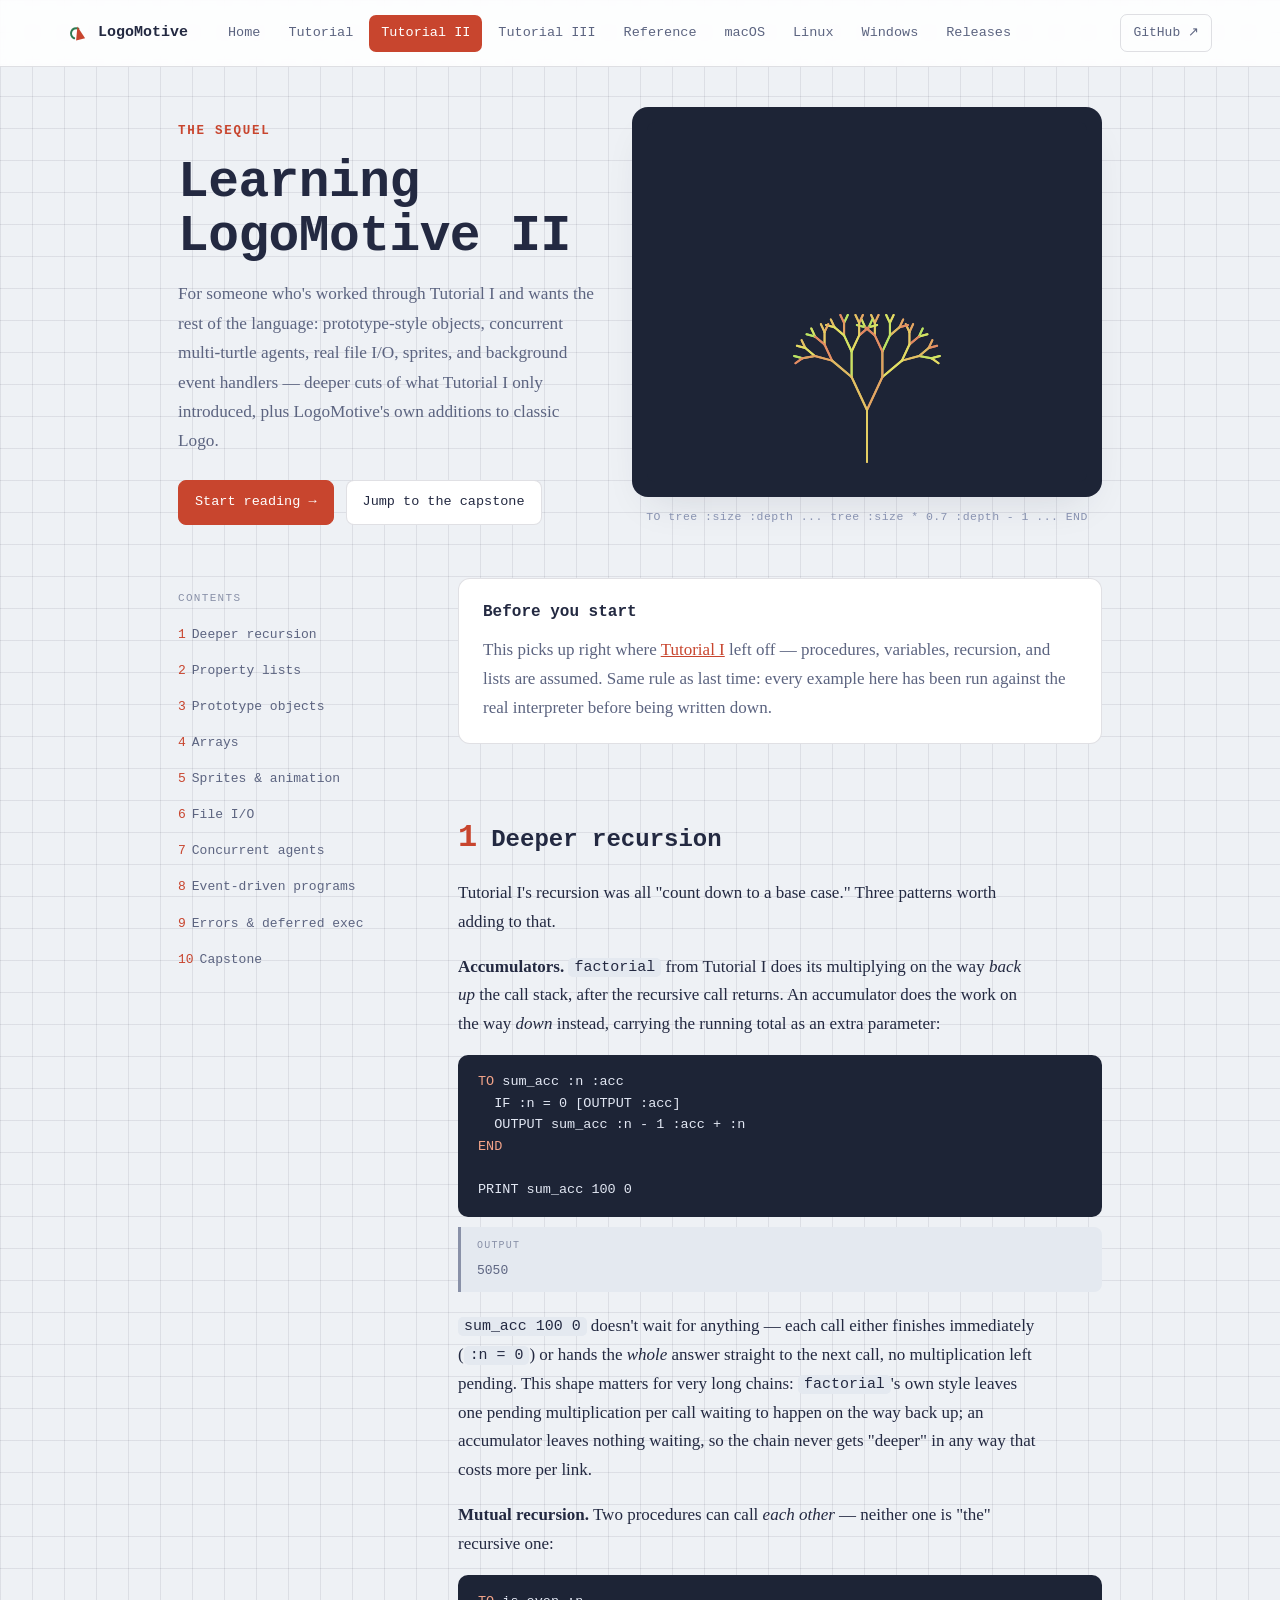
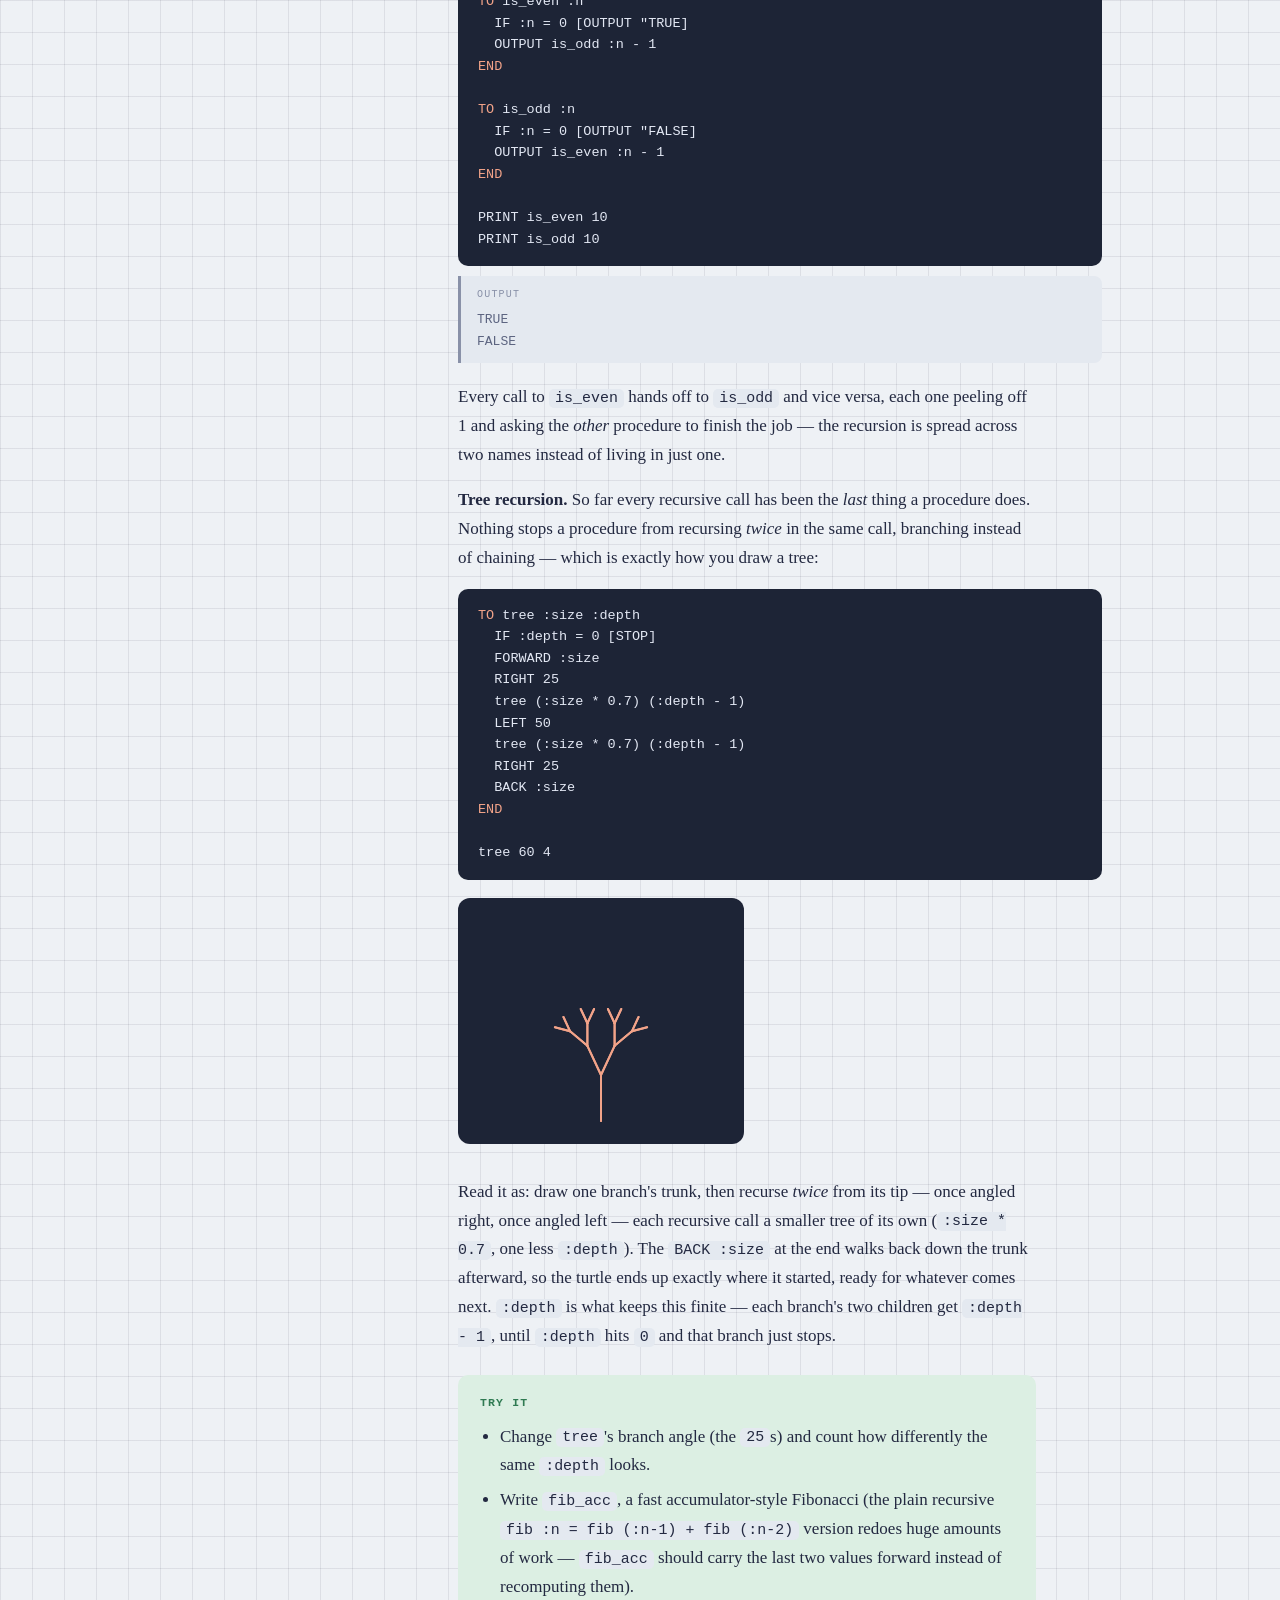
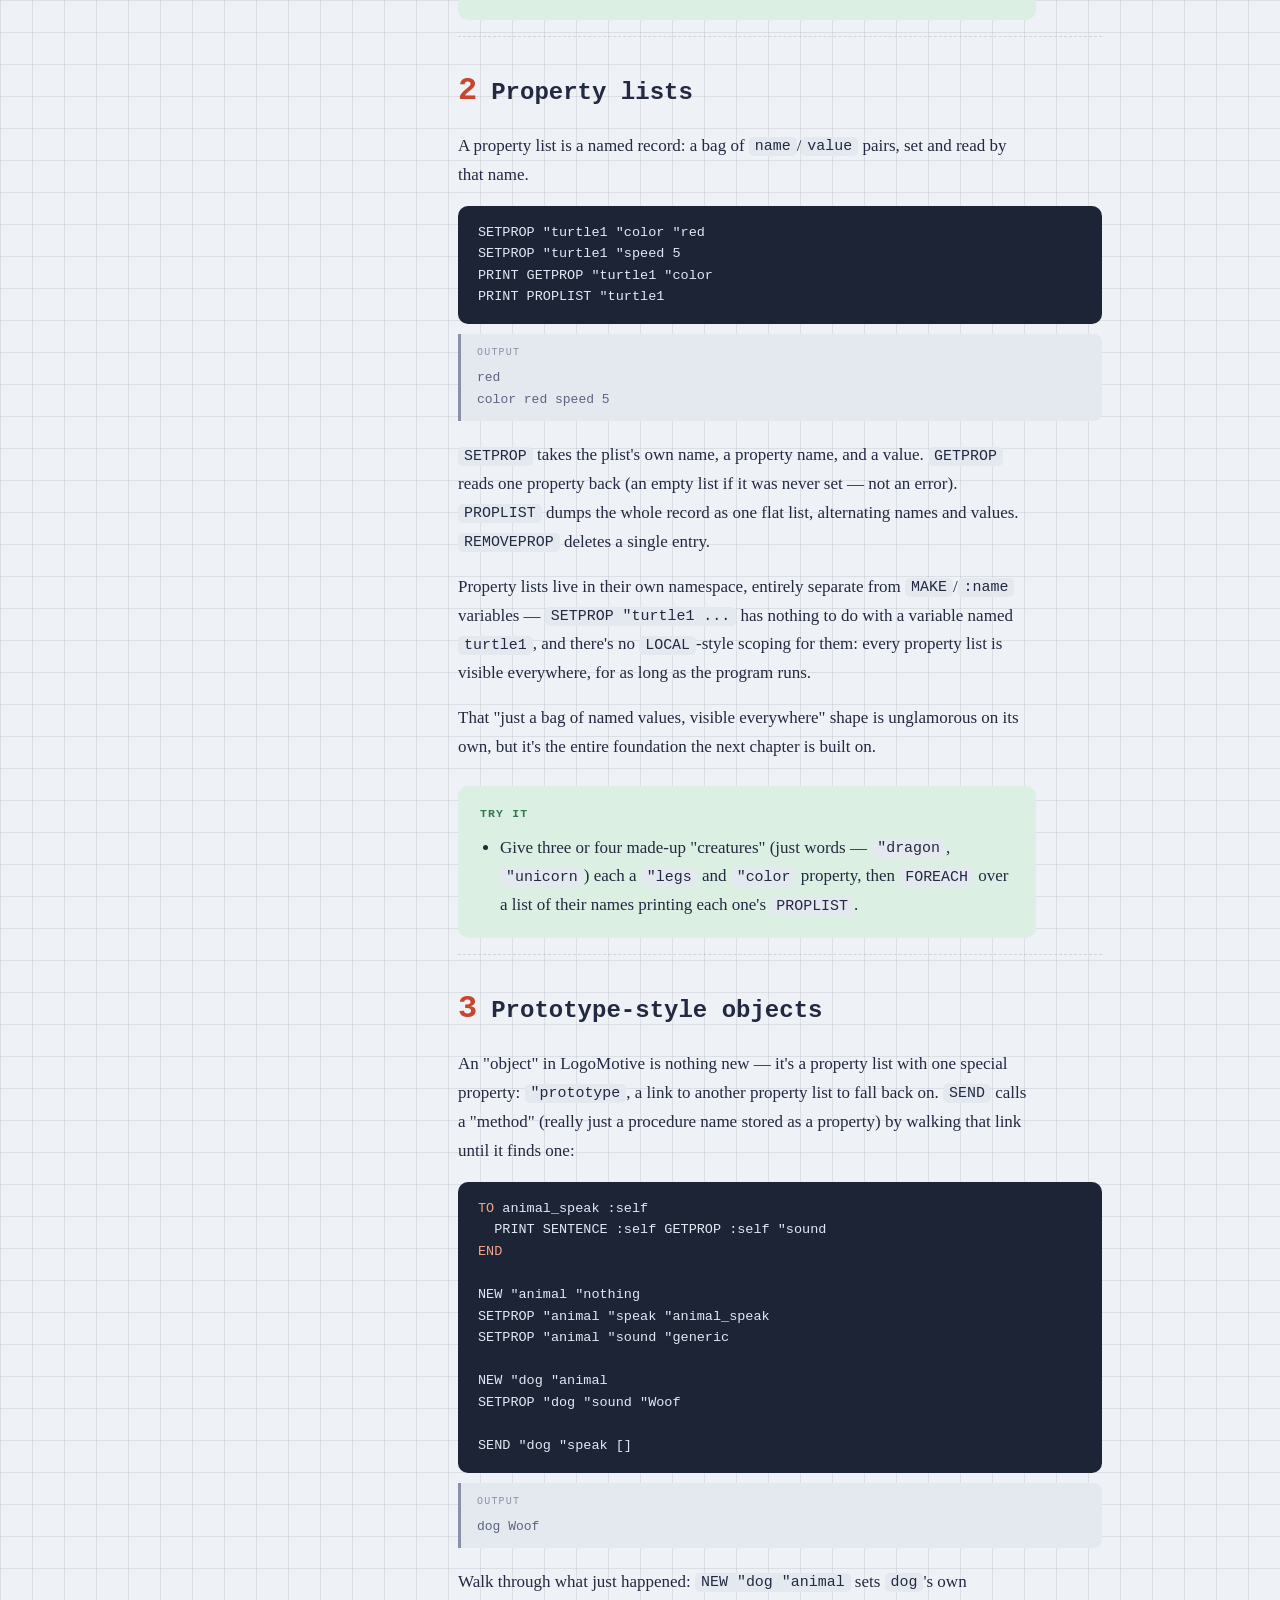
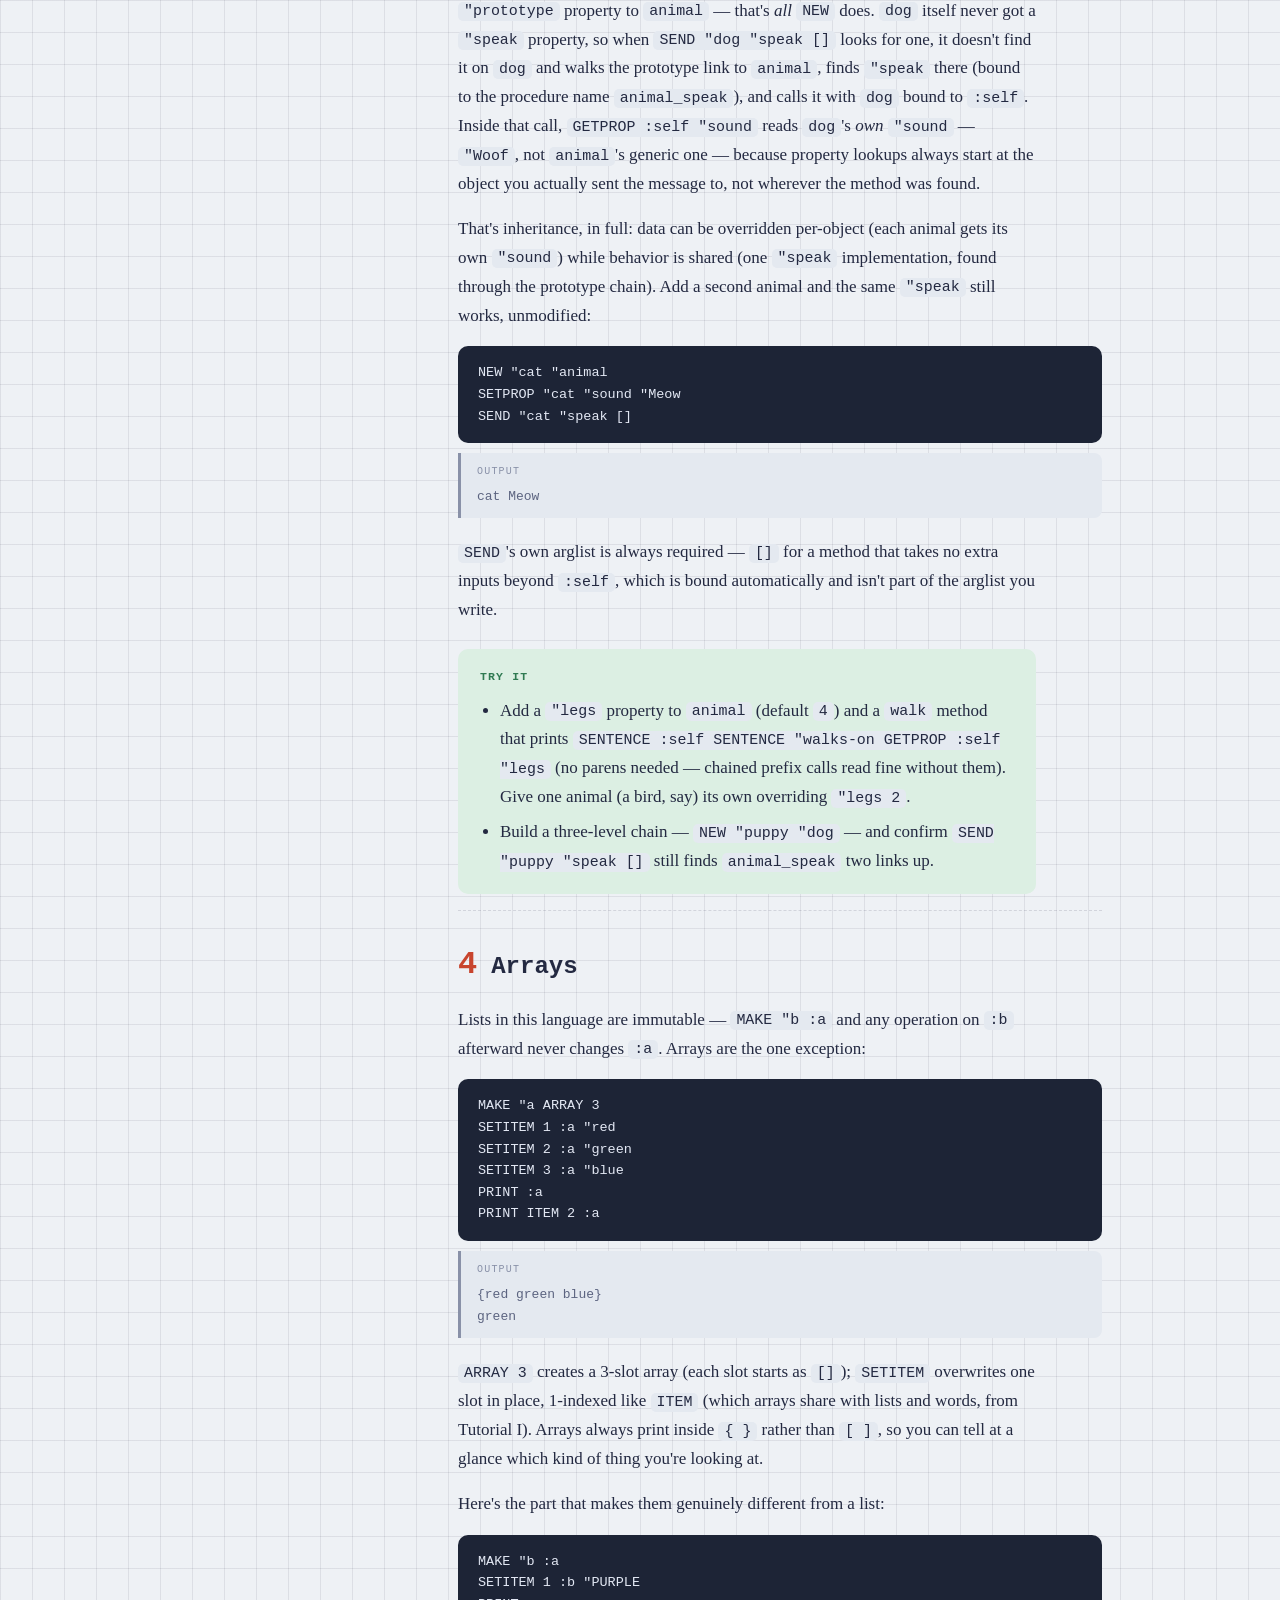
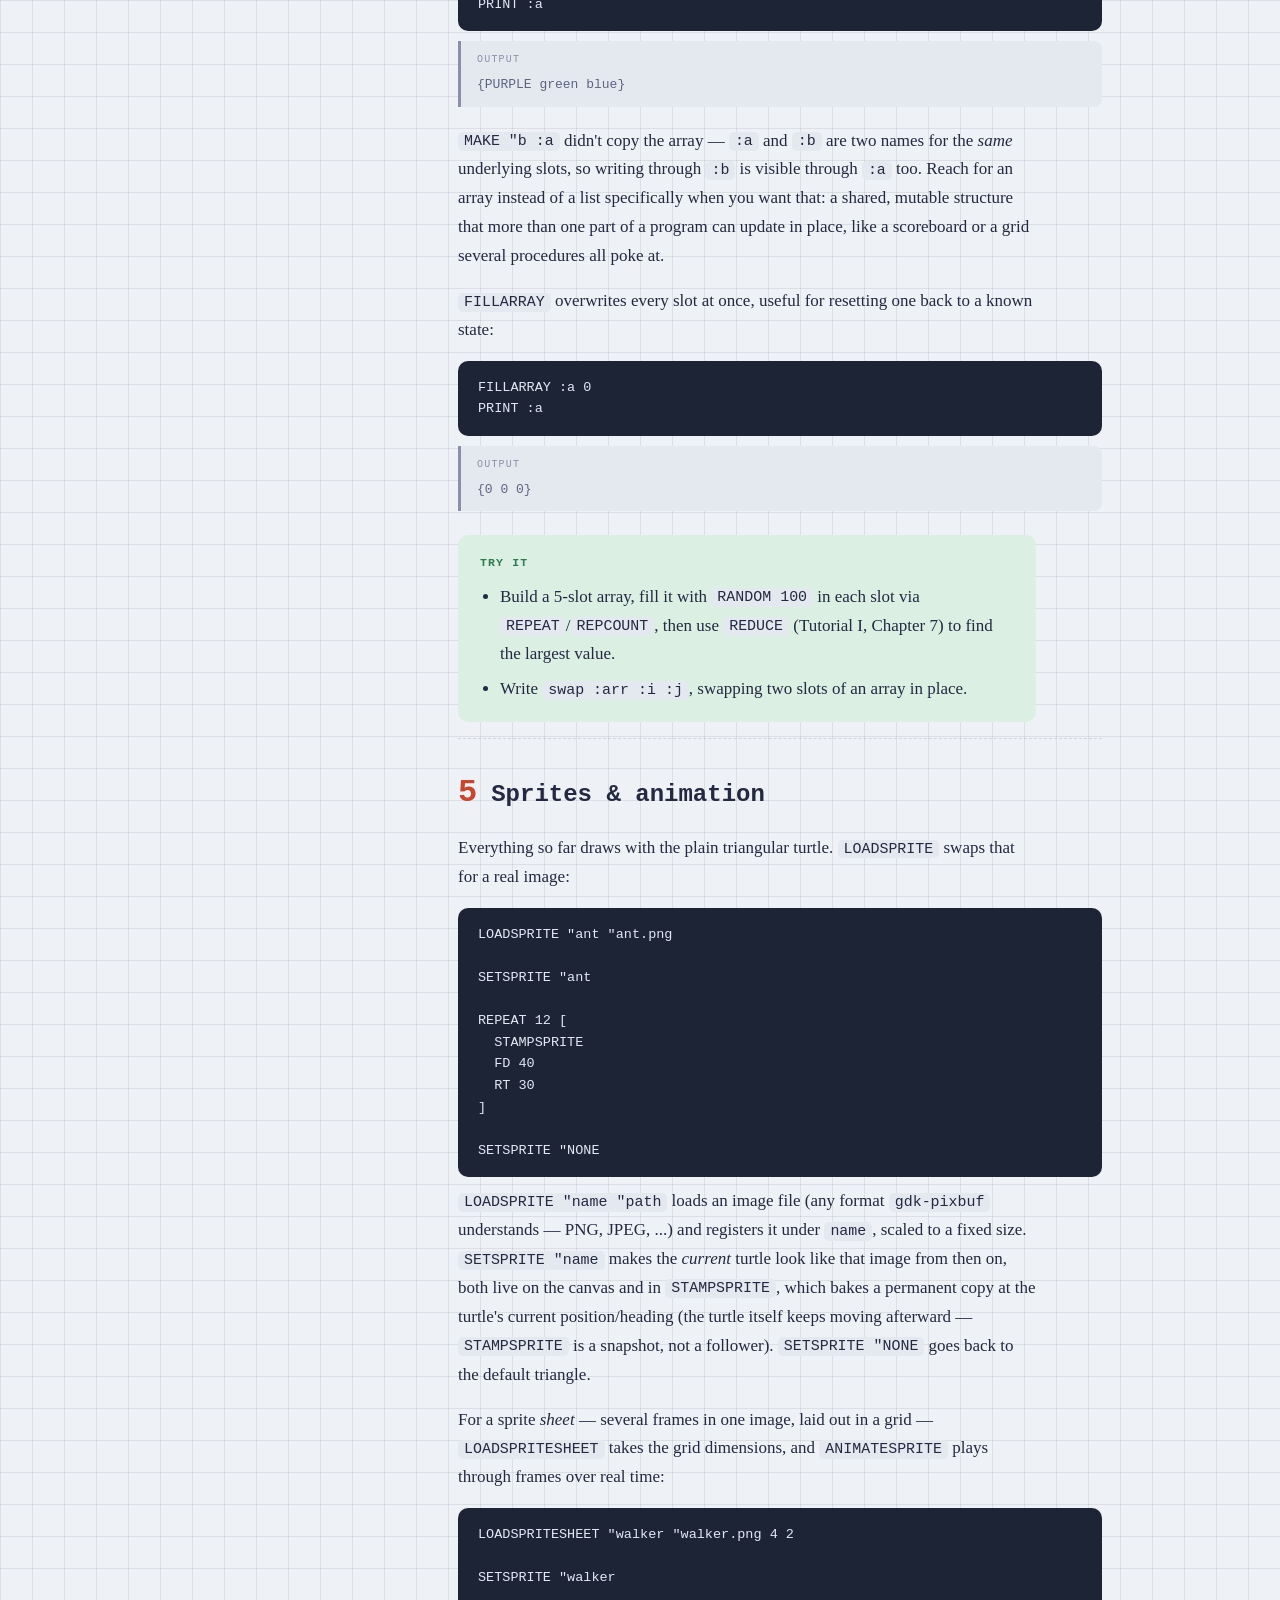
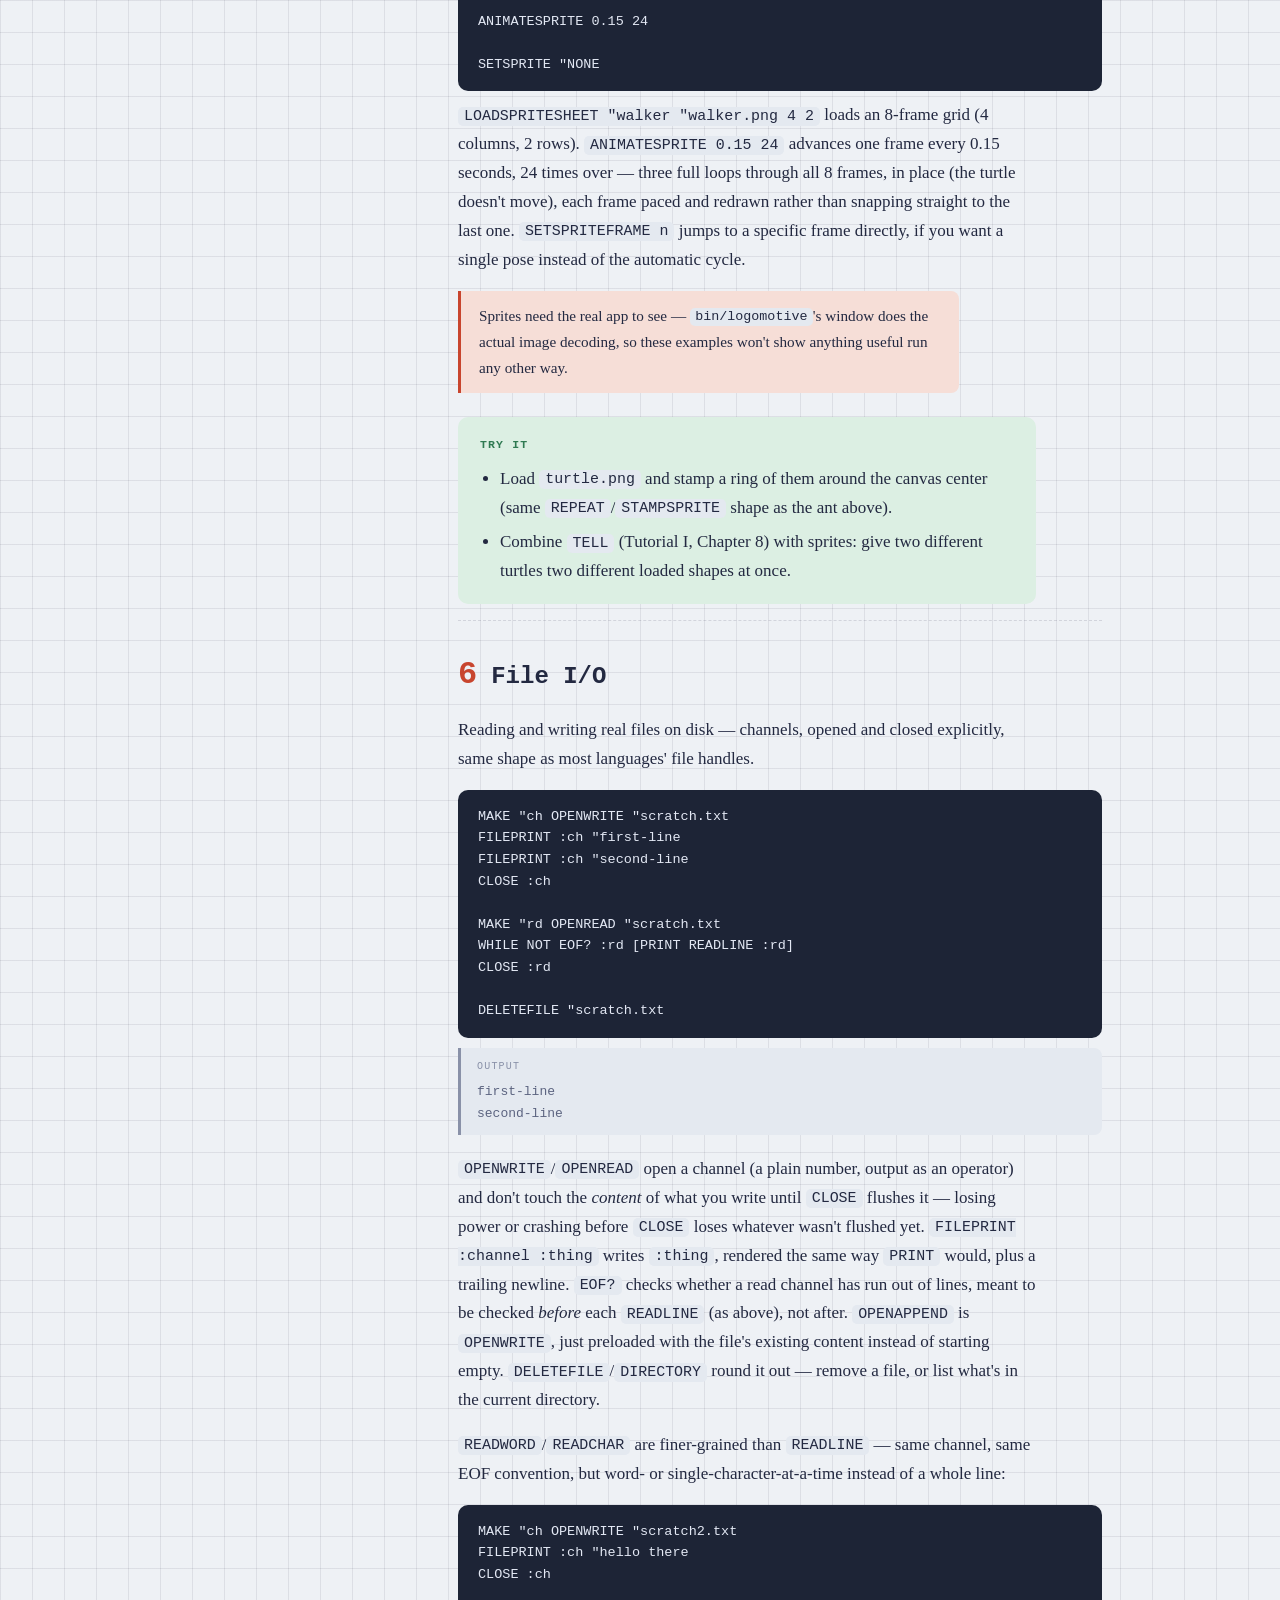
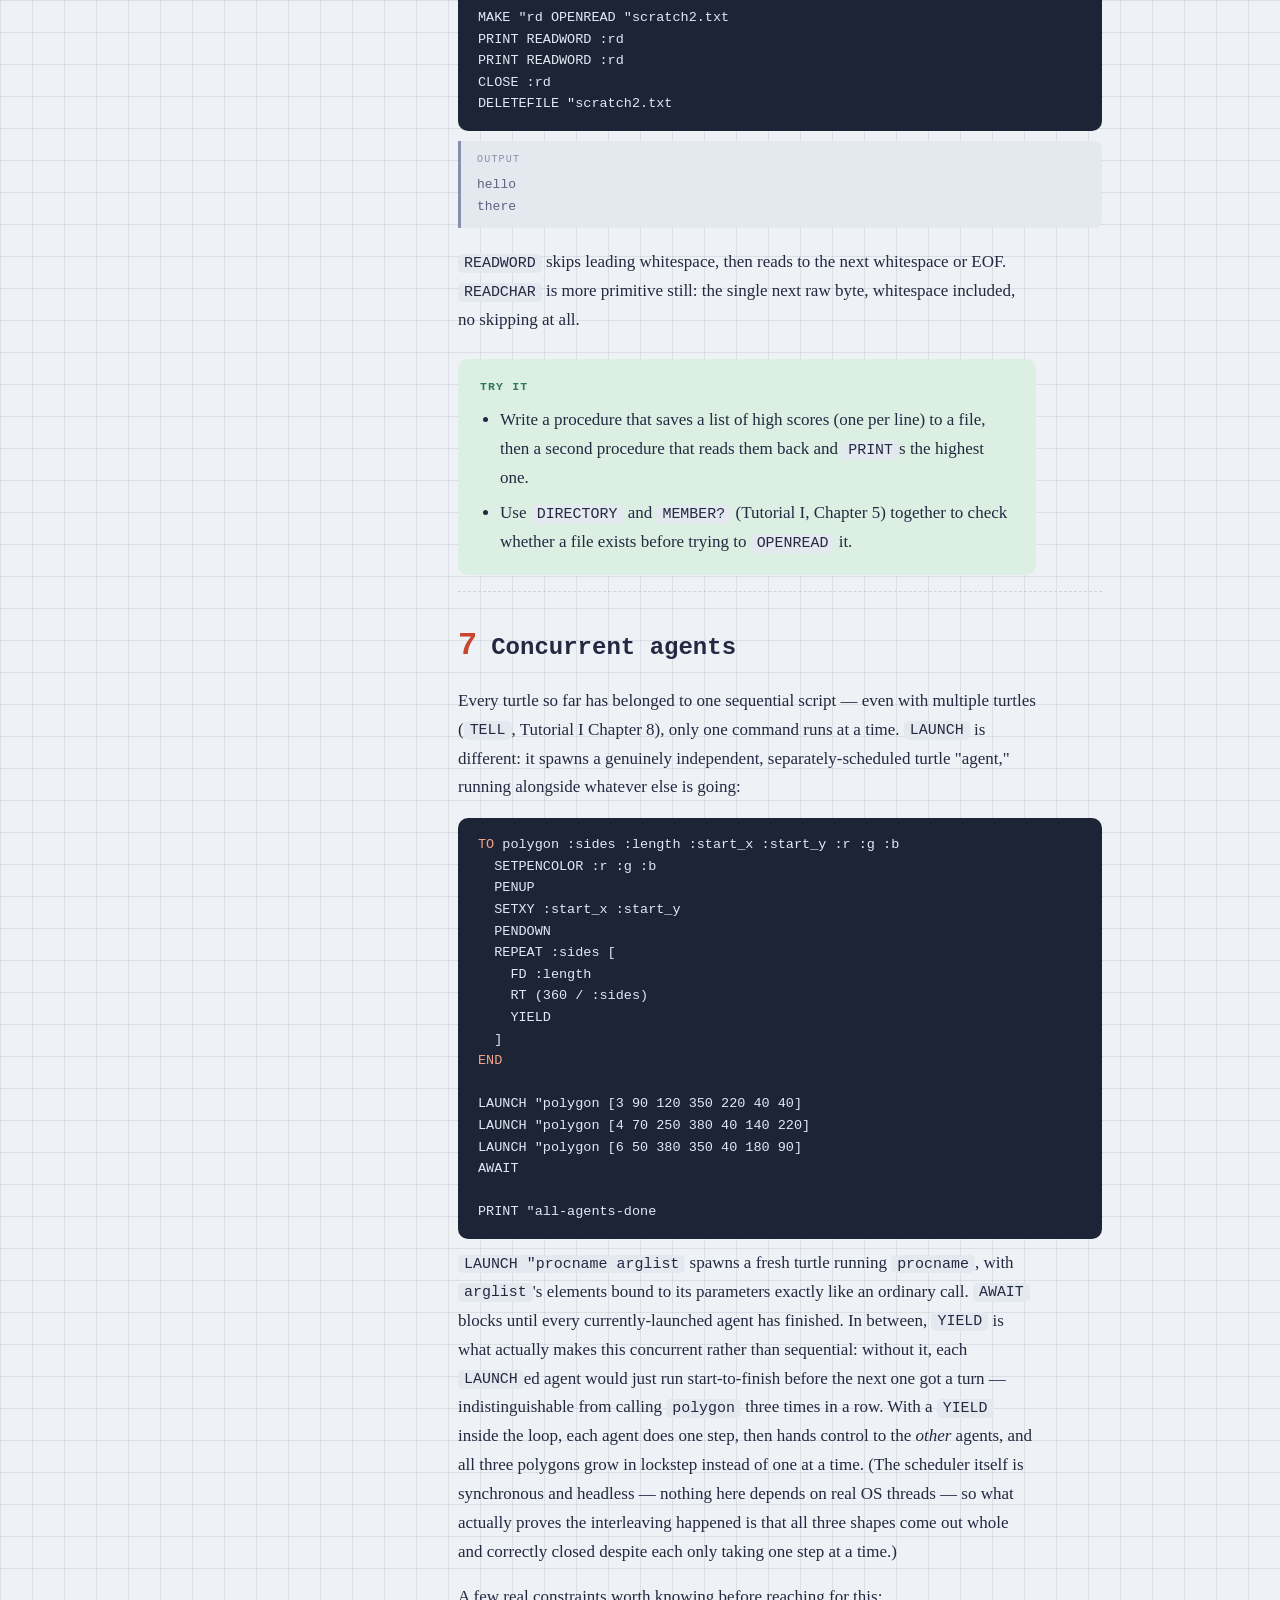
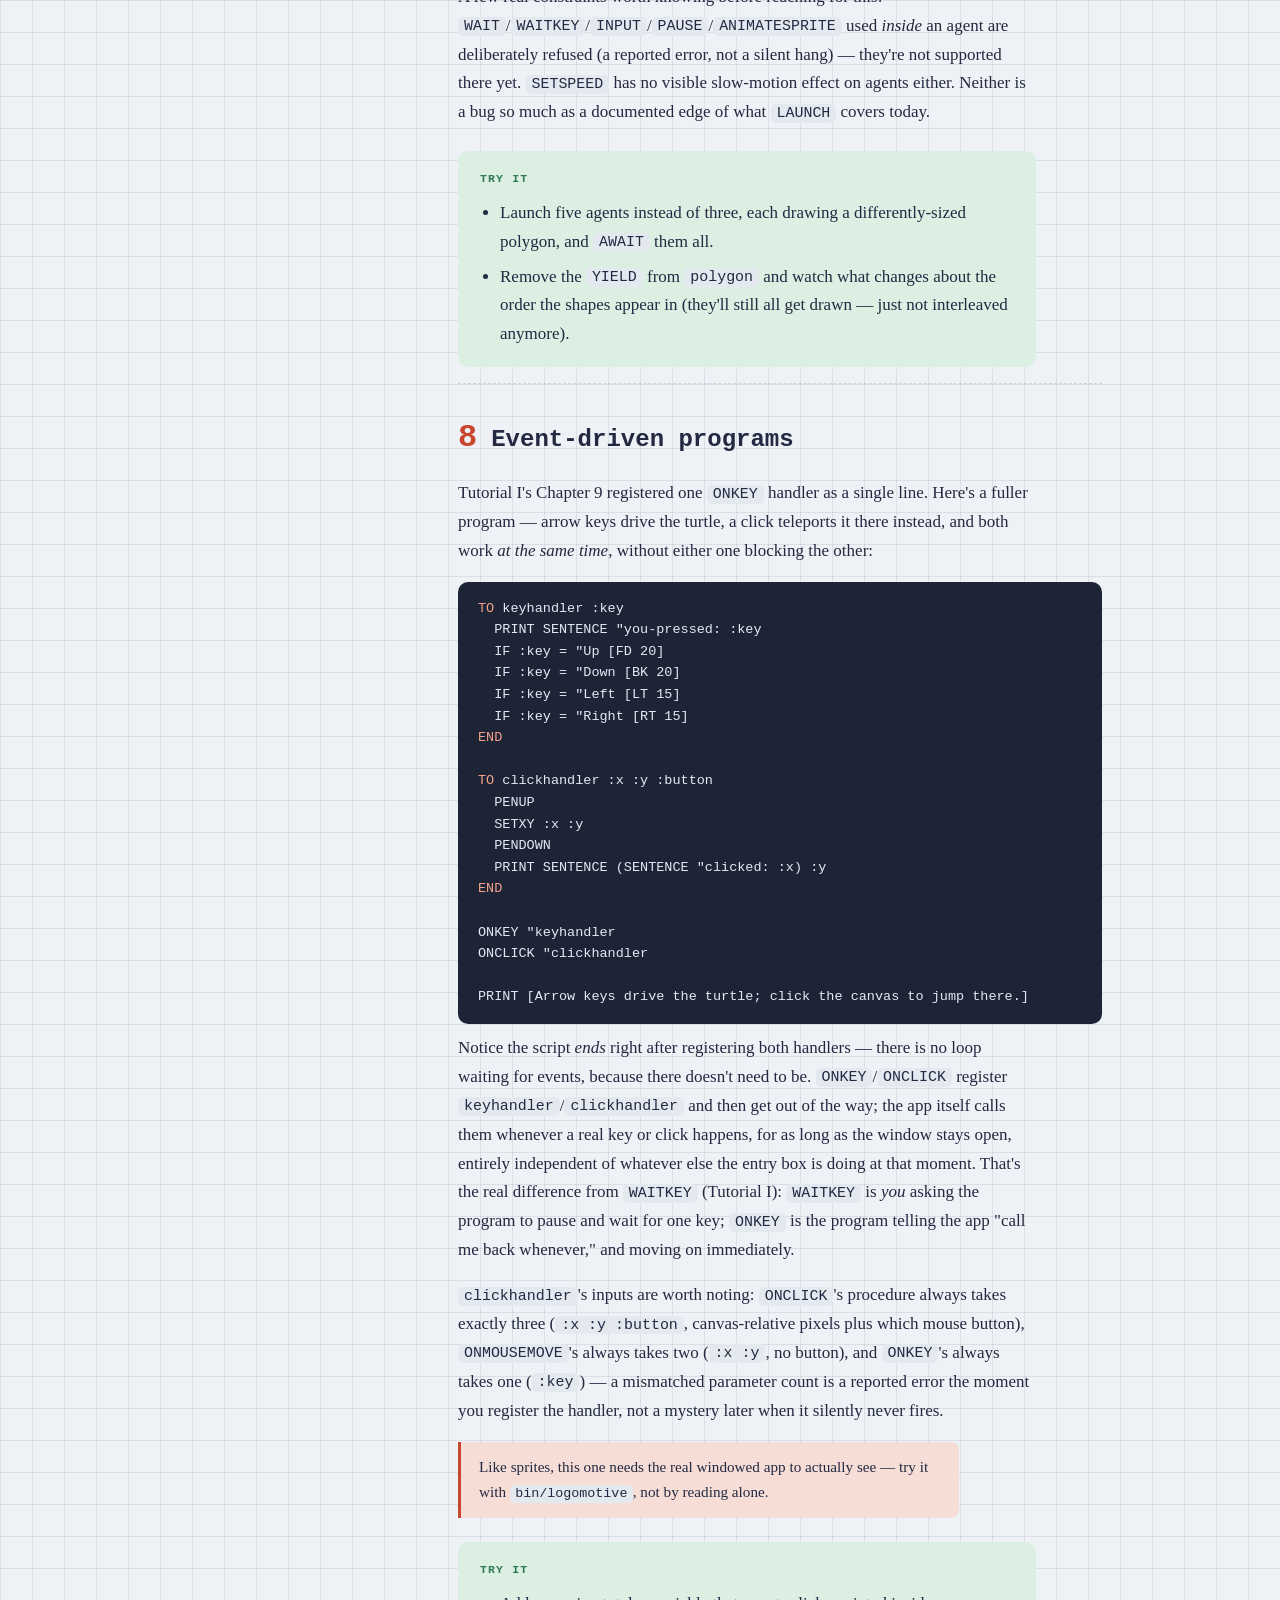
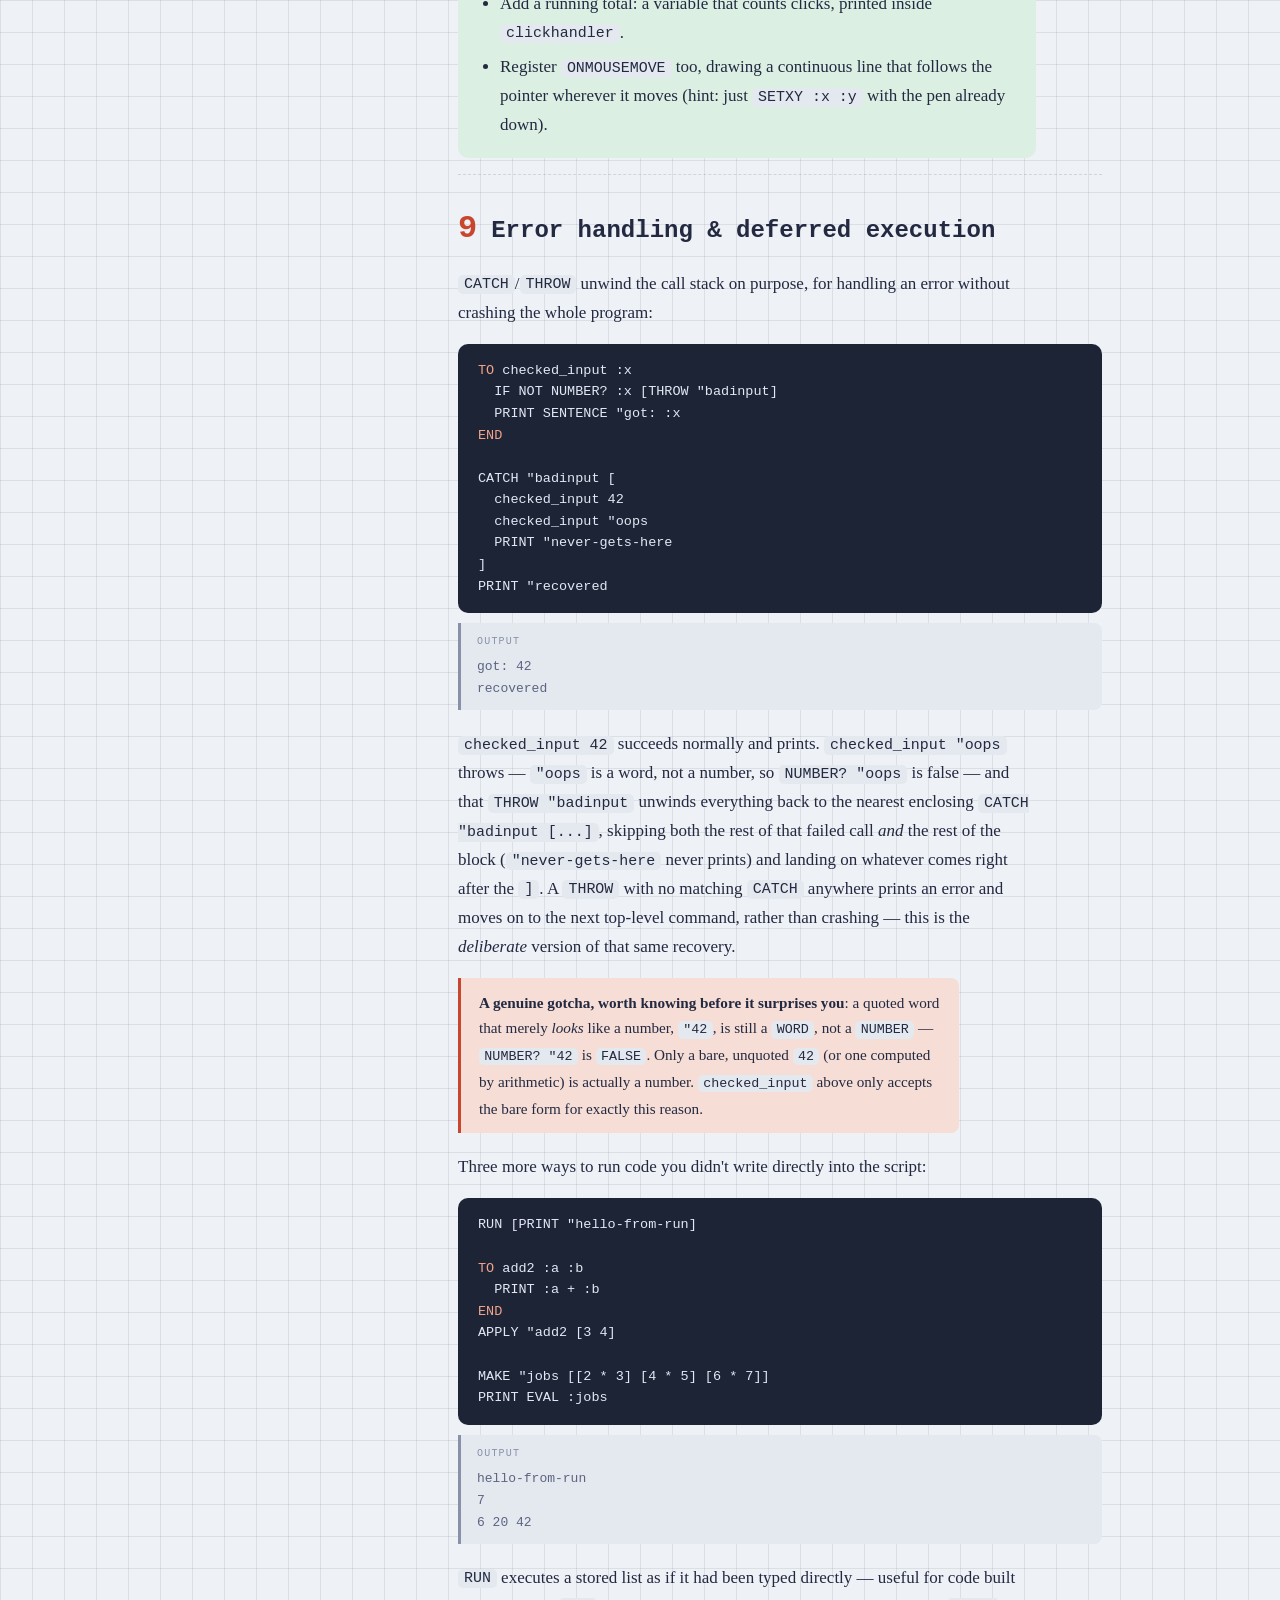
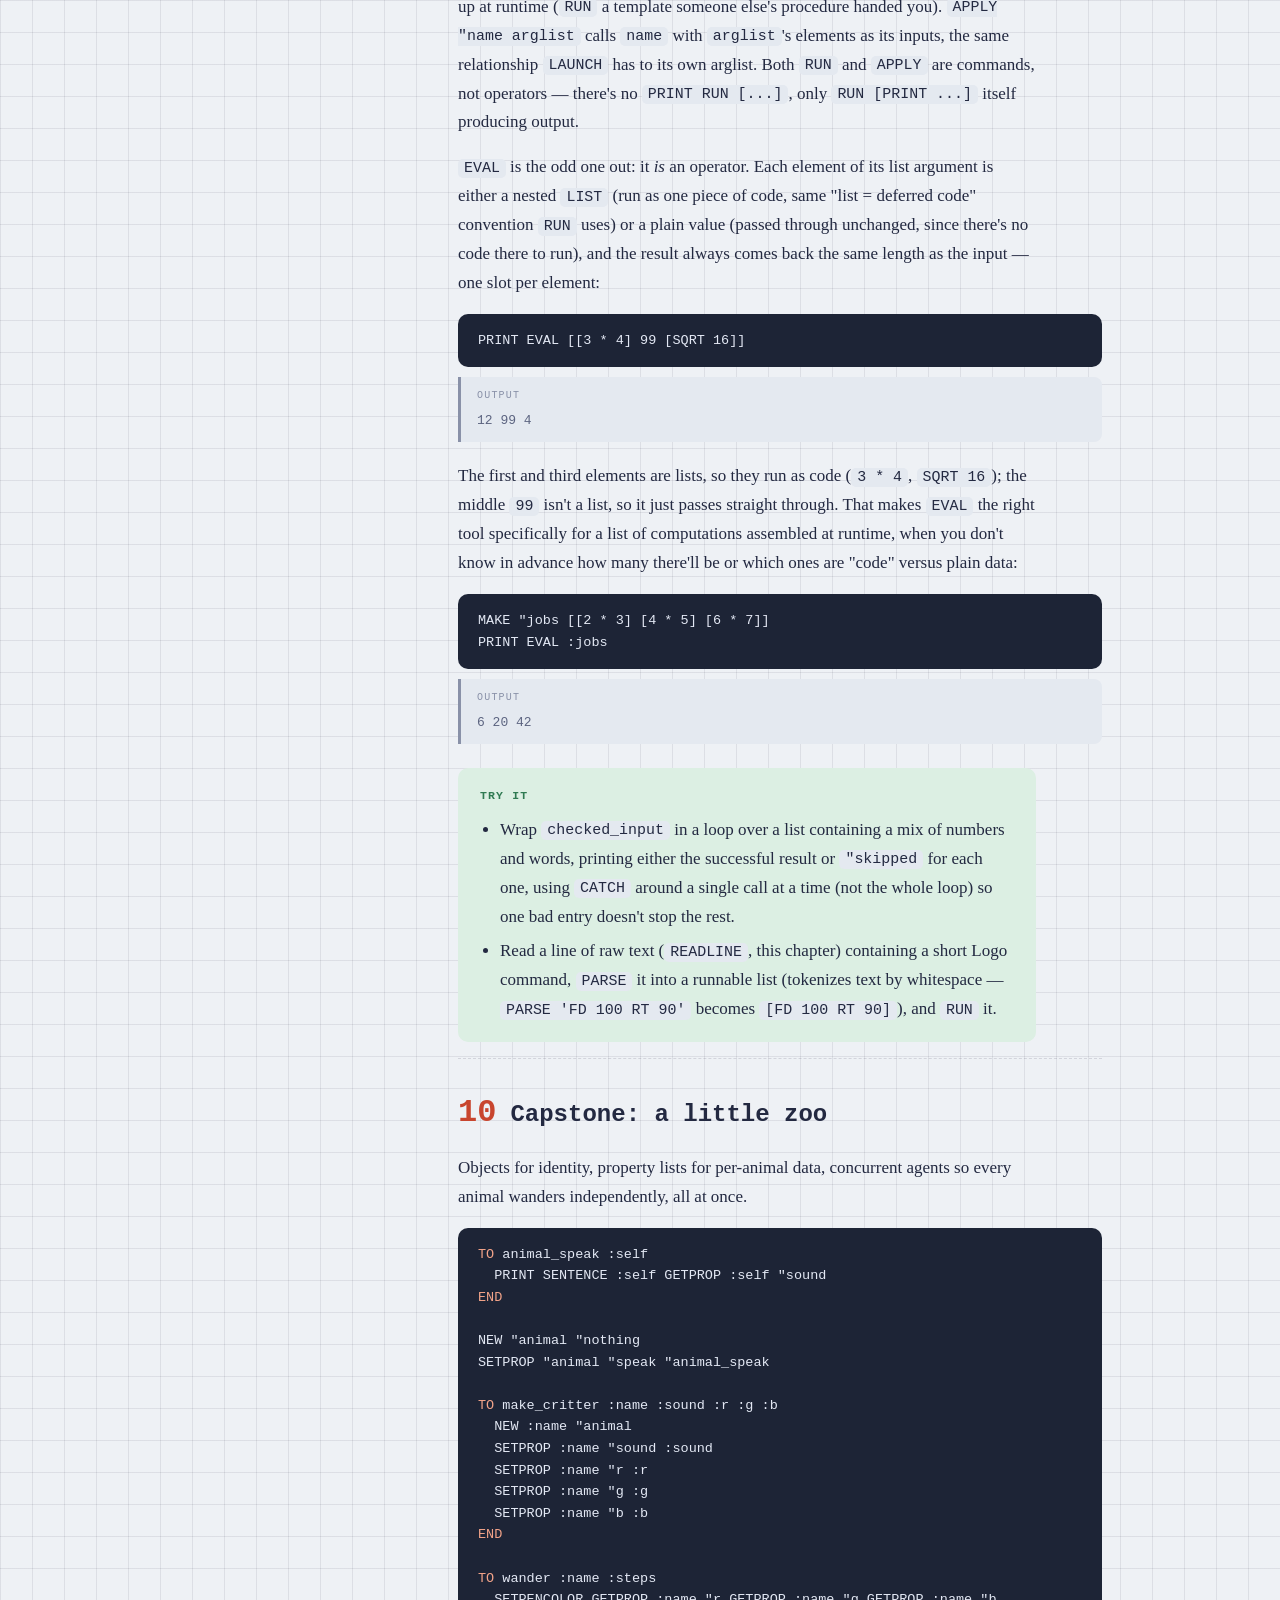
<file: website/tutorial-2.html>
<!doctype html>
<html lang="en">
<head>
<meta charset="utf-8">
<meta name="viewport" content="width=device-width, initial-scale=1">
<title>Tutorial II — Learning LogoMotive</title>
<link rel="icon" type="image/svg+xml" href="assets/turtle-mark.svg">
<link rel="stylesheet" href="assets/style.css">
</head>
<body>

<header class="site-header">
  <div class="site-header-inner">
    <a class="site-logo" href="index.html">
      <svg class="logo-mark" viewBox="-50 -50 100 100" aria-hidden="true">
        <path class="trail" d="M -22,24 A 22,22 0 0 1 -3,-20" stroke-width="9" fill="none" stroke-linecap="round"/>
        <path class="turtle" d="M 0,-30 L 21,30 L -21,30 Z" transform="rotate(-14)"/>
      </svg>
      LogoMotive
    </a>
    <nav class="site-nav">
      <a href="index.html">Home</a>
      <a href="tutorial.html">Tutorial</a>
      <a href="tutorial-2.html" class="current">Tutorial II</a>
      <a href="tutorial-3.html">Tutorial III</a>
      <a href="reference.html">Reference</a>
      <a href="macos.html">macOS</a>
      <a href="linux.html">Linux</a>
      <a href="windows.html">Windows</a>
      <a href="https://github.com/hansolovkarlsson/LogoMotive/releases" target="_blank" rel="noopener">Releases</a>
    </nav>
    <a class="site-github" href="https://github.com/hansolovkarlsson/LogoMotive" target="_blank" rel="noopener">GitHub &#8599;</a>
  </div>
</header>

<div class="wrap narrow">

  <div class="tutorial-hero">
    <div>
      <p class="eyebrow">The sequel</p>
      <h1 class="title">Learning LogoMotive II</h1>
      <p class="lede">
        For someone who's worked through Tutorial I and wants the rest
        of the language: prototype-style objects, concurrent
        multi-turtle agents, real file I/O, sprites, and background
        event handlers &mdash; deeper cuts of what Tutorial I only
        introduced, plus LogoMotive's own additions to classic Logo.
      </p>
      <div class="hero-actions">
        <a class="btn primary" href="#ch1">Start reading &rarr;</a>
        <a class="btn" href="#ch10">Jump to the capstone</a>
      </div>
    </div>
    <div>
      <div class="hero-canvas-frame">
        <canvas id="hero-canvas" width="440" height="360"></canvas>
      </div>
      <p class="hero-canvas-caption">TO tree :size :depth ... tree :size * 0.7 :depth - 1 ... END</p>
    </div>
  </div>

  <div class="layout">
    <nav class="chapter-toc">
      <p class="toc-label">Contents</p>
      <ol>
        <li><a href="#ch1"><span class="num">1</span>Deeper recursion</a></li>
        <li><a href="#ch2"><span class="num">2</span>Property lists</a></li>
        <li><a href="#ch3"><span class="num">3</span>Prototype objects</a></li>
        <li><a href="#ch4"><span class="num">4</span>Arrays</a></li>
        <li><a href="#ch5"><span class="num">5</span>Sprites &amp; animation</a></li>
        <li><a href="#ch6"><span class="num">6</span>File I/O</a></li>
        <li><a href="#ch7"><span class="num">7</span>Concurrent agents</a></li>
        <li><a href="#ch8"><span class="num">8</span>Event-driven programs</a></li>
        <li><a href="#ch9"><span class="num">9</span>Errors &amp; deferred exec</a></li>
        <li><a href="#ch10"><span class="num">10</span>Capstone</a></li>
      </ol>
    </nav>

    <main>

      <div class="howto">
        <h2>Before you start</h2>
        <p>This picks up right where <a href="tutorial.html">Tutorial I</a> left off &mdash; procedures, variables, recursion, and lists are assumed. Same rule as last time: every example here has been run against the real interpreter before being written down.</p>
      </div>

      <section class="chapter" id="ch1">
        <div class="chapter-head"><span class="chapter-num">1</span><h2>Deeper recursion</h2></div>
        <p>Tutorial I's recursion was all "count down to a base case." Three patterns worth adding to that.</p>
        <p><strong>Accumulators.</strong> <code class="inline">factorial</code> from Tutorial I does its multiplying on the way <em>back up</em> the call stack, after the recursive call returns. An accumulator does the work on the way <em>down</em> instead, carrying the running total as an extra parameter:</p>
        <pre class="code"><span class="kw">TO</span> sum_acc :n :acc
  IF :n = 0 [OUTPUT :acc]
  OUTPUT sum_acc :n - 1 :acc + :n
<span class="kw">END</span>

PRINT sum_acc 100 0</pre>
        <div class="output">5050</div>
        <p><code class="inline">sum_acc 100 0</code> doesn't wait for anything &mdash; each call either finishes immediately (<code class="inline">:n = 0</code>) or hands the <em>whole</em> answer straight to the next call, no multiplication left pending. This shape matters for very long chains: <code class="inline">factorial</code>'s own style leaves one pending multiplication per call waiting to happen on the way back up; an accumulator leaves nothing waiting, so the chain never gets "deeper" in any way that costs more per link.</p>
        <p><strong>Mutual recursion.</strong> Two procedures can call <em>each other</em> &mdash; neither one is "the" recursive one:</p>
        <pre class="code"><span class="kw">TO</span> is_even :n
  IF :n = 0 [OUTPUT "TRUE]
  OUTPUT is_odd :n - 1
<span class="kw">END</span>

<span class="kw">TO</span> is_odd :n
  IF :n = 0 [OUTPUT "FALSE]
  OUTPUT is_even :n - 1
<span class="kw">END</span>

PRINT is_even 10
PRINT is_odd 10</pre>
        <div class="output">TRUE
FALSE</div>
        <p>Every call to <code class="inline">is_even</code> hands off to <code class="inline">is_odd</code> and vice versa, each one peeling off 1 and asking the <em>other</em> procedure to finish the job &mdash; the recursion is spread across two names instead of living in just one.</p>
        <p><strong>Tree recursion.</strong> So far every recursive call has been the <em>last</em> thing a procedure does. Nothing stops a procedure from recursing <em>twice</em> in the same call, branching instead of chaining &mdash; which is exactly how you draw a tree:</p>
        <pre class="code"><span class="kw">TO</span> tree :size :depth
  IF :depth = 0 [STOP]
  FORWARD :size
  RIGHT 25
  tree (:size * 0.7) (:depth - 1)
  LEFT 50
  tree (:size * 0.7) (:depth - 1)
  RIGHT 25
  BACK :size
<span class="kw">END</span>

tree 60 4</pre>
        <div class="diagram-frame"><canvas id="dg-tree" width="260" height="220"></canvas></div>
        <p>Read it as: draw one branch's trunk, then recurse <em>twice</em> from its tip &mdash; once angled right, once angled left &mdash; each recursive call a smaller tree of its own (<code class="inline">:size * 0.7</code>, one less <code class="inline">:depth</code>). The <code class="inline">BACK :size</code> at the end walks back down the trunk afterward, so the turtle ends up exactly where it started, ready for whatever comes next. <code class="inline">:depth</code> is what keeps this finite &mdash; each branch's two children get <code class="inline">:depth - 1</code>, until <code class="inline">:depth</code> hits <code class="inline">0</code> and that branch just stops.</p>
        <div class="tryit">
          <p class="label">Try it</p>
          <ul>
            <li>Change <code class="inline">tree</code>'s branch angle (the <code class="inline">25</code>s) and count how differently the same <code class="inline">:depth</code> looks.</li>
            <li>Write <code class="inline">fib_acc</code>, a fast accumulator-style Fibonacci (the plain recursive <code class="inline">fib :n = fib (:n-1) + fib (:n-2)</code> version redoes huge amounts of work &mdash; <code class="inline">fib_acc</code> should carry the last two values forward instead of recomputing them).</li>
          </ul>
        </div>
      </section>

      <section class="chapter" id="ch2">
        <div class="chapter-head"><span class="chapter-num">2</span><h2>Property lists</h2></div>
        <p>A property list is a named record: a bag of <code class="inline">name</code>/<code class="inline">value</code> pairs, set and read by that name.</p>
        <pre class="code">SETPROP "turtle1 "color "red
SETPROP "turtle1 "speed 5
PRINT GETPROP "turtle1 "color
PRINT PROPLIST "turtle1</pre>
        <div class="output">red
color red speed 5</div>
        <p><code class="inline">SETPROP</code> takes the plist's own name, a property name, and a value. <code class="inline">GETPROP</code> reads one property back (an empty list if it was never set &mdash; not an error). <code class="inline">PROPLIST</code> dumps the whole record as one flat list, alternating names and values. <code class="inline">REMOVEPROP</code> deletes a single entry.</p>
        <p>Property lists live in their own namespace, entirely separate from <code class="inline">MAKE</code>/<code class="inline">:name</code> variables &mdash; <code class="inline">SETPROP "turtle1 ...</code> has nothing to do with a variable named <code class="inline">turtle1</code>, and there's no <code class="inline">LOCAL</code>-style scoping for them: every property list is visible everywhere, for as long as the program runs.</p>
        <p>That "just a bag of named values, visible everywhere" shape is unglamorous on its own, but it's the entire foundation the next chapter is built on.</p>
        <div class="tryit">
          <p class="label">Try it</p>
          <ul>
            <li>Give three or four made-up "creatures" (just words &mdash; <code class="inline">"dragon</code>, <code class="inline">"unicorn</code>) each a <code class="inline">"legs</code> and <code class="inline">"color</code> property, then <code class="inline">FOREACH</code> over a list of their names printing each one's <code class="inline">PROPLIST</code>.</li>
          </ul>
        </div>
      </section>

      <section class="chapter" id="ch3">
        <div class="chapter-head"><span class="chapter-num">3</span><h2>Prototype-style objects</h2></div>
        <p>An "object" in LogoMotive is nothing new &mdash; it's a property list with one special property: <code class="inline">"prototype</code>, a link to another property list to fall back on. <code class="inline">SEND</code> calls a "method" (really just a procedure name stored as a property) by walking that link until it finds one:</p>
        <pre class="code"><span class="kw">TO</span> animal_speak :self
  PRINT SENTENCE :self GETPROP :self "sound
<span class="kw">END</span>

NEW "animal "nothing
SETPROP "animal "speak "animal_speak
SETPROP "animal "sound "generic

NEW "dog "animal
SETPROP "dog "sound "Woof

SEND "dog "speak []</pre>
        <div class="output">dog Woof</div>
        <p>Walk through what just happened: <code class="inline">NEW "dog "animal</code> sets <code class="inline">dog</code>'s own <code class="inline">"prototype</code> property to <code class="inline">animal</code> &mdash; that's <em>all</em> <code class="inline">NEW</code> does. <code class="inline">dog</code> itself never got a <code class="inline">"speak</code> property, so when <code class="inline">SEND "dog "speak []</code> looks for one, it doesn't find it on <code class="inline">dog</code> and walks the prototype link to <code class="inline">animal</code>, finds <code class="inline">"speak</code> there (bound to the procedure name <code class="inline">animal_speak</code>), and calls it with <code class="inline">dog</code> bound to <code class="inline">:self</code>. Inside that call, <code class="inline">GETPROP :self "sound</code> reads <code class="inline">dog</code>'s <em>own</em> <code class="inline">"sound</code> &mdash; <code class="inline">"Woof</code>, not <code class="inline">animal</code>'s generic one &mdash; because property lookups always start at the object you actually sent the message to, not wherever the method was found.</p>
        <p>That's inheritance, in full: data can be overridden per-object (each animal gets its own <code class="inline">"sound</code>) while behavior is shared (one <code class="inline">"speak</code> implementation, found through the prototype chain). Add a second animal and the same <code class="inline">"speak</code> still works, unmodified:</p>
        <pre class="code">NEW "cat "animal
SETPROP "cat "sound "Meow
SEND "cat "speak []</pre>
        <div class="output">cat Meow</div>
        <p><code class="inline">SEND</code>'s own arglist is always required &mdash; <code class="inline">[]</code> for a method that takes no extra inputs beyond <code class="inline">:self</code>, which is bound automatically and isn't part of the arglist you write.</p>
        <div class="tryit">
          <p class="label">Try it</p>
          <ul>
            <li>Add a <code class="inline">"legs</code> property to <code class="inline">animal</code> (default <code class="inline">4</code>) and a <code class="inline">walk</code> method that prints <code class="inline">SENTENCE :self SENTENCE "walks-on GETPROP :self "legs</code> (no parens needed &mdash; chained prefix calls read fine without them). Give one animal (a bird, say) its own overriding <code class="inline">"legs 2</code>.</li>
            <li>Build a three-level chain &mdash; <code class="inline">NEW "puppy "dog</code> &mdash; and confirm <code class="inline">SEND "puppy "speak []</code> still finds <code class="inline">animal_speak</code> two links up.</li>
          </ul>
        </div>
      </section>

      <section class="chapter" id="ch4">
        <div class="chapter-head"><span class="chapter-num">4</span><h2>Arrays</h2></div>
        <p>Lists in this language are immutable &mdash; <code class="inline">MAKE "b :a</code> and any operation on <code class="inline">:b</code> afterward never changes <code class="inline">:a</code>. Arrays are the one exception:</p>
        <pre class="code">MAKE "a ARRAY 3
SETITEM 1 :a "red
SETITEM 2 :a "green
SETITEM 3 :a "blue
PRINT :a
PRINT ITEM 2 :a</pre>
        <div class="output">{red green blue}
green</div>
        <p><code class="inline">ARRAY 3</code> creates a 3-slot array (each slot starts as <code class="inline">[]</code>); <code class="inline">SETITEM</code> overwrites one slot in place, 1-indexed like <code class="inline">ITEM</code> (which arrays share with lists and words, from Tutorial I). Arrays always print inside <code class="inline">{ }</code> rather than <code class="inline">[ ]</code>, so you can tell at a glance which kind of thing you're looking at.</p>
        <p>Here's the part that makes them genuinely different from a list:</p>
        <pre class="code">MAKE "b :a
SETITEM 1 :b "PURPLE
PRINT :a</pre>
        <div class="output">{PURPLE green blue}</div>
        <p><code class="inline">MAKE "b :a</code> didn't copy the array &mdash; <code class="inline">:a</code> and <code class="inline">:b</code> are two names for the <em>same</em> underlying slots, so writing through <code class="inline">:b</code> is visible through <code class="inline">:a</code> too. Reach for an array instead of a list specifically when you want that: a shared, mutable structure that more than one part of a program can update in place, like a scoreboard or a grid several procedures all poke at.</p>
        <p><code class="inline">FILLARRAY</code> overwrites every slot at once, useful for resetting one back to a known state:</p>
        <pre class="code">FILLARRAY :a 0
PRINT :a</pre>
        <div class="output">{0 0 0}</div>
        <div class="tryit">
          <p class="label">Try it</p>
          <ul>
            <li>Build a 5-slot array, fill it with <code class="inline">RANDOM 100</code> in each slot via <code class="inline">REPEAT</code>/<code class="inline">REPCOUNT</code>, then use <code class="inline">REDUCE</code> (Tutorial I, Chapter 7) to find the largest value.</li>
            <li>Write <code class="inline">swap :arr :i :j</code>, swapping two slots of an array in place.</li>
          </ul>
        </div>
      </section>

      <section class="chapter" id="ch5">
        <div class="chapter-head"><span class="chapter-num">5</span><h2>Sprites &amp; animation</h2></div>
        <p>Everything so far draws with the plain triangular turtle. <code class="inline">LOADSPRITE</code> swaps that for a real image:</p>
        <pre class="code">LOADSPRITE "ant "ant.png

SETSPRITE "ant

REPEAT 12 [
  STAMPSPRITE
  FD 40
  RT 30
]

SETSPRITE "NONE</pre>
        <p><code class="inline">LOADSPRITE "name "path</code> loads an image file (any format <code class="inline">gdk-pixbuf</code> understands &mdash; PNG, JPEG, ...) and registers it under <code class="inline">name</code>, scaled to a fixed size. <code class="inline">SETSPRITE "name</code> makes the <em>current</em> turtle look like that image from then on, both live on the canvas and in <code class="inline">STAMPSPRITE</code>, which bakes a permanent copy at the turtle's current position/heading (the turtle itself keeps moving afterward &mdash; <code class="inline">STAMPSPRITE</code> is a snapshot, not a follower). <code class="inline">SETSPRITE "NONE</code> goes back to the default triangle.</p>
        <p>For a sprite <em>sheet</em> &mdash; several frames in one image, laid out in a grid &mdash; <code class="inline">LOADSPRITESHEET</code> takes the grid dimensions, and <code class="inline">ANIMATESPRITE</code> plays through frames over real time:</p>
        <pre class="code">LOADSPRITESHEET "walker "walker.png 4 2

SETSPRITE "walker

ANIMATESPRITE 0.15 24

SETSPRITE "NONE</pre>
        <p><code class="inline">LOADSPRITESHEET "walker "walker.png 4 2</code> loads an 8-frame grid (4 columns, 2 rows). <code class="inline">ANIMATESPRITE 0.15 24</code> advances one frame every 0.15 seconds, 24 times over &mdash; three full loops through all 8 frames, in place (the turtle doesn't move), each frame paced and redrawn rather than snapping straight to the last one. <code class="inline">SETSPRITEFRAME n</code> jumps to a specific frame directly, if you want a single pose instead of the automatic cycle.</p>
        <div class="note">Sprites need the real app to see &mdash; <code class="inline">bin/logomotive</code>'s window does the actual image decoding, so these examples won't show anything useful run any other way.</div>
        <div class="tryit">
          <p class="label">Try it</p>
          <ul>
            <li>Load <code class="inline">turtle.png</code> and stamp a ring of them around the canvas center (same <code class="inline">REPEAT</code>/<code class="inline">STAMPSPRITE</code> shape as the ant above).</li>
            <li>Combine <code class="inline">TELL</code> (Tutorial I, Chapter 8) with sprites: give two different turtles two different loaded shapes at once.</li>
          </ul>
        </div>
      </section>

      <section class="chapter" id="ch6">
        <div class="chapter-head"><span class="chapter-num">6</span><h2>File I/O</h2></div>
        <p>Reading and writing real files on disk &mdash; channels, opened and closed explicitly, same shape as most languages' file handles.</p>
        <pre class="code">MAKE "ch OPENWRITE "scratch.txt
FILEPRINT :ch "first-line
FILEPRINT :ch "second-line
CLOSE :ch

MAKE "rd OPENREAD "scratch.txt
WHILE NOT EOF? :rd [PRINT READLINE :rd]
CLOSE :rd

DELETEFILE "scratch.txt</pre>
        <div class="output">first-line
second-line</div>
        <p><code class="inline">OPENWRITE</code>/<code class="inline">OPENREAD</code> open a channel (a plain number, output as an operator) and don't touch the <em>content</em> of what you write until <code class="inline">CLOSE</code> flushes it &mdash; losing power or crashing before <code class="inline">CLOSE</code> loses whatever wasn't flushed yet. <code class="inline">FILEPRINT :channel :thing</code> writes <code class="inline">:thing</code>, rendered the same way <code class="inline">PRINT</code> would, plus a trailing newline. <code class="inline">EOF?</code> checks whether a read channel has run out of lines, meant to be checked <em>before</em> each <code class="inline">READLINE</code> (as above), not after. <code class="inline">OPENAPPEND</code> is <code class="inline">OPENWRITE</code>, just preloaded with the file's existing content instead of starting empty. <code class="inline">DELETEFILE</code>/<code class="inline">DIRECTORY</code> round it out &mdash; remove a file, or list what's in the current directory.</p>
        <p><code class="inline">READWORD</code>/<code class="inline">READCHAR</code> are finer-grained than <code class="inline">READLINE</code> &mdash; same channel, same EOF convention, but word- or single-character-at-a-time instead of a whole line:</p>
        <pre class="code">MAKE "ch OPENWRITE "scratch2.txt
FILEPRINT :ch "hello there
CLOSE :ch

MAKE "rd OPENREAD "scratch2.txt
PRINT READWORD :rd
PRINT READWORD :rd
CLOSE :rd
DELETEFILE "scratch2.txt</pre>
        <div class="output">hello
there</div>
        <p><code class="inline">READWORD</code> skips leading whitespace, then reads to the next whitespace or EOF. <code class="inline">READCHAR</code> is more primitive still: the single next raw byte, whitespace included, no skipping at all.</p>
        <div class="tryit">
          <p class="label">Try it</p>
          <ul>
            <li>Write a procedure that saves a list of high scores (one per line) to a file, then a second procedure that reads them back and <code class="inline">PRINT</code>s the highest one.</li>
            <li>Use <code class="inline">DIRECTORY</code> and <code class="inline">MEMBER?</code> (Tutorial I, Chapter 5) together to check whether a file exists before trying to <code class="inline">OPENREAD</code> it.</li>
          </ul>
        </div>
      </section>

      <section class="chapter" id="ch7">
        <div class="chapter-head"><span class="chapter-num">7</span><h2>Concurrent agents</h2></div>
        <p>Every turtle so far has belonged to one sequential script &mdash; even with multiple turtles (<code class="inline">TELL</code>, Tutorial I Chapter 8), only one command runs at a time. <code class="inline">LAUNCH</code> is different: it spawns a genuinely independent, separately-scheduled turtle "agent," running alongside whatever else is going:</p>
        <pre class="code"><span class="kw">TO</span> polygon :sides :length :start_x :start_y :r :g :b
  SETPENCOLOR :r :g :b
  PENUP
  SETXY :start_x :start_y
  PENDOWN
  REPEAT :sides [
    FD :length
    RT (360 / :sides)
    YIELD
  ]
<span class="kw">END</span>

LAUNCH "polygon [3 90 120 350 220 40 40]
LAUNCH "polygon [4 70 250 380 40 140 220]
LAUNCH "polygon [6 50 380 350 40 180 90]
AWAIT

PRINT "all-agents-done</pre>
        <p><code class="inline">LAUNCH "procname arglist</code> spawns a fresh turtle running <code class="inline">procname</code>, with <code class="inline">arglist</code>'s elements bound to its parameters exactly like an ordinary call. <code class="inline">AWAIT</code> blocks until every currently-launched agent has finished. In between, <code class="inline">YIELD</code> is what actually makes this concurrent rather than sequential: without it, each <code class="inline">LAUNCH</code>ed agent would just run start-to-finish before the next one got a turn &mdash; indistinguishable from calling <code class="inline">polygon</code> three times in a row. With a <code class="inline">YIELD</code> inside the loop, each agent does one step, then hands control to the <em>other</em> agents, and all three polygons grow in lockstep instead of one at a time. (The scheduler itself is synchronous and headless &mdash; nothing here depends on real OS threads &mdash; so what actually proves the interleaving happened is that all three shapes come out whole and correctly closed despite each only taking one step at a time.)</p>
        <p>A few real constraints worth knowing before reaching for this: <code class="inline">WAIT</code>/<code class="inline">WAITKEY</code>/<code class="inline">INPUT</code>/<code class="inline">PAUSE</code>/<code class="inline">ANIMATESPRITE</code> used <em>inside</em> an agent are deliberately refused (a reported error, not a silent hang) &mdash; they're not supported there yet. <code class="inline">SETSPEED</code> has no visible slow-motion effect on agents either. Neither is a bug so much as a documented edge of what <code class="inline">LAUNCH</code> covers today.</p>
        <div class="tryit">
          <p class="label">Try it</p>
          <ul>
            <li>Launch five agents instead of three, each drawing a differently-sized polygon, and <code class="inline">AWAIT</code> them all.</li>
            <li>Remove the <code class="inline">YIELD</code> from <code class="inline">polygon</code> and watch what changes about the order the shapes appear in (they'll still all get drawn &mdash; just not interleaved anymore).</li>
          </ul>
        </div>
      </section>

      <section class="chapter" id="ch8">
        <div class="chapter-head"><span class="chapter-num">8</span><h2>Event-driven programs</h2></div>
        <p>Tutorial I's Chapter 9 registered one <code class="inline">ONKEY</code> handler as a single line. Here's a fuller program &mdash; arrow keys drive the turtle, a click teleports it there instead, and both work <em>at the same time</em>, without either one blocking the other:</p>
        <pre class="code"><span class="kw">TO</span> keyhandler :key
  PRINT SENTENCE "you-pressed: :key
  IF :key = "Up [FD 20]
  IF :key = "Down [BK 20]
  IF :key = "Left [LT 15]
  IF :key = "Right [RT 15]
<span class="kw">END</span>

<span class="kw">TO</span> clickhandler :x :y :button
  PENUP
  SETXY :x :y
  PENDOWN
  PRINT SENTENCE (SENTENCE "clicked: :x) :y
<span class="kw">END</span>

ONKEY "keyhandler
ONCLICK "clickhandler

PRINT [Arrow keys drive the turtle; click the canvas to jump there.]</pre>
        <p>Notice the script <em>ends</em> right after registering both handlers &mdash; there is no loop waiting for events, because there doesn't need to be. <code class="inline">ONKEY</code>/<code class="inline">ONCLICK</code> register <code class="inline">keyhandler</code>/<code class="inline">clickhandler</code> and then get out of the way; the app itself calls them whenever a real key or click happens, for as long as the window stays open, entirely independent of whatever else the entry box is doing at that moment. That's the real difference from <code class="inline">WAITKEY</code> (Tutorial I): <code class="inline">WAITKEY</code> is <em>you</em> asking the program to pause and wait for one key; <code class="inline">ONKEY</code> is the program telling the app "call me back whenever," and moving on immediately.</p>
        <p><code class="inline">clickhandler</code>'s inputs are worth noting: <code class="inline">ONCLICK</code>'s procedure always takes exactly three (<code class="inline">:x :y :button</code>, canvas-relative pixels plus which mouse button), <code class="inline">ONMOUSEMOVE</code>'s always takes two (<code class="inline">:x :y</code>, no button), and <code class="inline">ONKEY</code>'s always takes one (<code class="inline">:key</code>) &mdash; a mismatched parameter count is a reported error the moment you register the handler, not a mystery later when it silently never fires.</p>
        <div class="note">Like sprites, this one needs the real windowed app to actually see &mdash; try it with <code class="inline">bin/logomotive</code>, not by reading alone.</div>
        <div class="tryit">
          <p class="label">Try it</p>
          <ul>
            <li>Add a running total: a variable that counts clicks, printed inside <code class="inline">clickhandler</code>.</li>
            <li>Register <code class="inline">ONMOUSEMOVE</code> too, drawing a continuous line that follows the pointer wherever it moves (hint: just <code class="inline">SETXY :x :y</code> with the pen already down).</li>
          </ul>
        </div>
      </section>

      <section class="chapter" id="ch9">
        <div class="chapter-head"><span class="chapter-num">9</span><h2>Error handling &amp; deferred execution</h2></div>
        <p><code class="inline">CATCH</code>/<code class="inline">THROW</code> unwind the call stack on purpose, for handling an error without crashing the whole program:</p>
        <pre class="code"><span class="kw">TO</span> checked_input :x
  IF NOT NUMBER? :x [THROW "badinput]
  PRINT SENTENCE "got: :x
<span class="kw">END</span>

CATCH "badinput [
  checked_input 42
  checked_input "oops
  PRINT "never-gets-here
]
PRINT "recovered</pre>
        <div class="output">got: 42
recovered</div>
        <p><code class="inline">checked_input 42</code> succeeds normally and prints. <code class="inline">checked_input "oops</code> throws &mdash; <code class="inline">"oops</code> is a word, not a number, so <code class="inline">NUMBER? "oops</code> is false &mdash; and that <code class="inline">THROW "badinput</code> unwinds everything back to the nearest enclosing <code class="inline">CATCH "badinput [...]</code>, skipping both the rest of that failed call <em>and</em> the rest of the block (<code class="inline">"never-gets-here</code> never prints) and landing on whatever comes right after the <code class="inline">]</code>. A <code class="inline">THROW</code> with no matching <code class="inline">CATCH</code> anywhere prints an error and moves on to the next top-level command, rather than crashing &mdash; this is the <em>deliberate</em> version of that same recovery.</p>
        <div class="note"><strong>A genuine gotcha, worth knowing before it surprises you</strong>: a quoted word that merely <em>looks</em> like a number, <code class="inline">"42</code>, is still a <code class="inline">WORD</code>, not a <code class="inline">NUMBER</code> &mdash; <code class="inline">NUMBER? "42</code> is <code class="inline">FALSE</code>. Only a bare, unquoted <code class="inline">42</code> (or one computed by arithmetic) is actually a number. <code class="inline">checked_input</code> above only accepts the bare form for exactly this reason.</div>
        <p>Three more ways to run code you didn't write directly into the script:</p>
        <pre class="code">RUN [PRINT "hello-from-run]

<span class="kw">TO</span> add2 :a :b
  PRINT :a + :b
<span class="kw">END</span>
APPLY "add2 [3 4]

MAKE "jobs [[2 * 3] [4 * 5] [6 * 7]]
PRINT EVAL :jobs</pre>
        <div class="output">hello-from-run
7
6 20 42</div>
        <p><code class="inline">RUN</code> executes a stored list as if it had been typed directly &mdash; useful for code built up at runtime (<code class="inline">RUN</code> a template someone else's procedure handed you). <code class="inline">APPLY "name arglist</code> calls <code class="inline">name</code> with <code class="inline">arglist</code>'s elements as its inputs, the same relationship <code class="inline">LAUNCH</code> has to its own arglist. Both <code class="inline">RUN</code> and <code class="inline">APPLY</code> are commands, not operators &mdash; there's no <code class="inline">PRINT RUN [...]</code>, only <code class="inline">RUN [PRINT ...]</code> itself producing output.</p>
        <p><code class="inline">EVAL</code> is the odd one out: it <em>is</em> an operator. Each element of its list argument is either a nested <code class="inline">LIST</code> (run as one piece of code, same "list = deferred code" convention <code class="inline">RUN</code> uses) or a plain value (passed through unchanged, since there's no code there to run), and the result always comes back the same length as the input &mdash; one slot per element:</p>
        <pre class="code">PRINT EVAL [[3 * 4] 99 [SQRT 16]]</pre>
        <div class="output">12 99 4</div>
        <p>The first and third elements are lists, so they run as code (<code class="inline">3 * 4</code>, <code class="inline">SQRT 16</code>); the middle <code class="inline">99</code> isn't a list, so it just passes straight through. That makes <code class="inline">EVAL</code> the right tool specifically for a list of computations assembled at runtime, when you don't know in advance how many there'll be or which ones are "code" versus plain data:</p>
        <pre class="code">MAKE "jobs [[2 * 3] [4 * 5] [6 * 7]]
PRINT EVAL :jobs</pre>
        <div class="output">6 20 42</div>
        <div class="tryit">
          <p class="label">Try it</p>
          <ul>
            <li>Wrap <code class="inline">checked_input</code> in a loop over a list containing a mix of numbers and words, printing either the successful result or <code class="inline">"skipped</code> for each one, using <code class="inline">CATCH</code> around a single call at a time (not the whole loop) so one bad entry doesn't stop the rest.</li>
            <li>Read a line of raw text (<code class="inline">READLINE</code>, this chapter) containing a short Logo command, <code class="inline">PARSE</code> it into a runnable list (tokenizes text by whitespace &mdash; <code class="inline">PARSE 'FD 100 RT 90'</code> becomes <code class="inline">[FD 100 RT 90]</code>), and <code class="inline">RUN</code> it.</li>
          </ul>
        </div>
      </section>

      <section class="chapter" id="ch10">
        <div class="chapter-head"><span class="chapter-num">10</span><h2>Capstone: a little zoo</h2></div>
        <p>Objects for identity, property lists for per-animal data, concurrent agents so every animal wanders independently, all at once.</p>
        <pre class="code"><span class="kw">TO</span> animal_speak :self
  PRINT SENTENCE :self GETPROP :self "sound
<span class="kw">END</span>

NEW "animal "nothing
SETPROP "animal "speak "animal_speak

<span class="kw">TO</span> make_critter :name :sound :r :g :b
  NEW :name "animal
  SETPROP :name "sound :sound
  SETPROP :name "r :r
  SETPROP :name "g :g
  SETPROP :name "b :b
<span class="kw">END</span>

<span class="kw">TO</span> wander :name :steps
  SETPENCOLOR GETPROP :name "r GETPROP :name "g GETPROP :name "b
  REPEAT :steps [
    FD 15
    RT (RANDOM 60) - 30
    YIELD
  ]
  SEND :name "speak []
<span class="kw">END</span>

make_critter "dog "Woof 200 80 60
make_critter "cat "Meow 90 160 90
make_critter "bird "Tweet 220 190 60

LAUNCH "wander [dog 12]
LAUNCH "wander [cat 12]
LAUNCH "wander [bird 12]
AWAIT

PRINT "zoo-quiet-now</pre>
        <p>Read it in the order it actually runs: <code class="inline">make_critter</code> builds three prototype-based objects (Chapter 3), each with its own <code class="inline">"sound</code> and color stored as properties (Chapter 2) on top of the shared <code class="inline">"speak</code> behavior every <code class="inline">animal</code> gets for free. <code class="inline">LAUNCH</code>ing <code class="inline">wander</code> once per critter (Chapter 7) sets all three loose <em>at the same time</em> &mdash; each one takes a step, turns a small random amount, <code class="inline">YIELD</code>s to let the others have a turn, and only calls <code class="inline">SEND :name "speak []</code> once its own walk is finished. <code class="inline">AWAIT</code> waits for all three to actually finish before the zoo goes quiet.</p>
        <div class="tryit">
          <p class="label">Try it, roughly increasing difficulty</p>
          <ul>
            <li>Add a fourth critter with its own sound and color.</li>
            <li>Give <code class="inline">wander</code> a <code class="inline">PENUP</code>/random-teleport start instead of all three animals beginning at the same spot.</li>
            <li>Combine this with Chapter 5: <code class="inline">LOADSPRITE</code> each animal a real image and <code class="inline">SETSPRITE</code> it before wandering, instead of the plain triangle.</li>
            <li>Combine this with Chapter 8: register an <code class="inline">ONCLICK</code> handler that <code class="inline">LAUNCH</code>es one <em>new</em> critter, at the clicked position, every time you click the canvas.</li>
          </ul>
        </div>
      </section>

      <p>From here, the <a href="reference.html">reference</a> has every command in one place, and the repository's own design docs go deep on how <code class="inline">LAUNCH</code> and the VM itself actually work, if that's the kind of thing you enjoy reading.</p>

    </main>
  </div>
</div>

<footer class="site-footer">
  <div class="wrap narrow">
    Part of this project's <a href="index.html">learning materials</a> — see the repository for the interpreter's source and full documentation.
  </div>
</footer>

<script>
(function () {
  "use strict";
  var reduceMotion = window.matchMedia && window.matchMedia("(prefers-reduced-motion: reduce)").matches;

  function makeTurtle(ctx, cx, cy, strokeStyle) {
    var x = cx, y = cy, heading = 0;
    ctx.strokeStyle = strokeStyle;
    ctx.lineWidth = 2;
    ctx.lineCap = "round";
    return {
      forward: function (d) {
        var rad = (heading - 90) * Math.PI / 180;
        var nx = x + Math.cos(rad) * d;
        var ny = y + Math.sin(rad) * d;
        ctx.beginPath();
        ctx.moveTo(x, y);
        ctx.lineTo(nx, ny);
        ctx.stroke();
        x = nx; y = ny;
      },
      right: function (deg) { heading += deg; },
      left: function (deg) { heading -= deg; },
      getX: function () { return x; },
      getY: function () { return y; },
      getHeading: function () { return heading; },
      setState: function (nx, ny, nh) { x = nx; y = ny; heading = nh; }
    };
  }

  // Mirrors the real TO tree :size :depth procedure exactly (Chapter 1):
  // forward, right 25, recurse, left 50, recurse, right 25, back.
  function drawTree(t, size, depth) {
    if (depth === 0) return;
    t.forward(size);
    t.right(25);
    drawTree(t, size * 0.7, depth - 1);
    t.left(50);
    drawTree(t, size * 0.7, depth - 1);
    t.right(25);
    t.forward(-size);
  }

  function setupCanvas(id) {
    var canvas = document.getElementById(id);
    if (!canvas) return null;
    var dpr = window.devicePixelRatio || 1;
    var w = canvas.width, h = canvas.height;
    canvas.style.width = w + "px";
    canvas.style.height = h + "px";
    canvas.width = w * dpr;
    canvas.height = h * dpr;
    var ctx = canvas.getContext("2d");
    ctx.scale(dpr, dpr);
    return { ctx: ctx, w: w, h: h };
  }

  function drawTreeDiagram() {
    var c = setupCanvas("dg-tree");
    if (!c) return;
    var t = makeTurtle(c.ctx, c.w / 2, c.h - 10, "#f2a389");
    drawTree(t, 46, 4);
  }
  drawTreeDiagram();

  var hero = document.getElementById("hero-canvas");
  if (hero) {
    var dpr = window.devicePixelRatio || 1;
    var w = hero.width, h = hero.height;
    hero.style.width = w + "px";
    hero.style.height = h + "px";
    hero.width = w * dpr;
    hero.height = h * dpr;
    var hctx = hero.getContext("2d");
    hctx.scale(dpr, dpr);

    var depth = 1;
    var maxDepth = 6;
    var growing = true;
    var lastTick = 0;

    function renderHero() {
      hctx.clearRect(0, 0, w, h);
      var t = makeTurtle(hctx, w / 2, h - 20, "hsl(14deg 70% 66%)");
      var origForward = t.forward;
      var callIndex = 0;
      t.forward = function (d) {
        callIndex++;
        hctx.strokeStyle = "hsl(" + (14 + (callIndex % 12) * 6) + "deg 70% 64%)";
        origForward(d);
      };
      drawTree(t, 52, depth);
    }

    renderHero();

    if (!reduceMotion) {
      setInterval(function () {
        depth += growing ? 1 : -1;
        if (depth >= maxDepth) growing = false;
        if (depth <= 1) growing = true;
        renderHero();
      }, 700);
    }
  }
})();
</script>

</body>
</html>
</file>
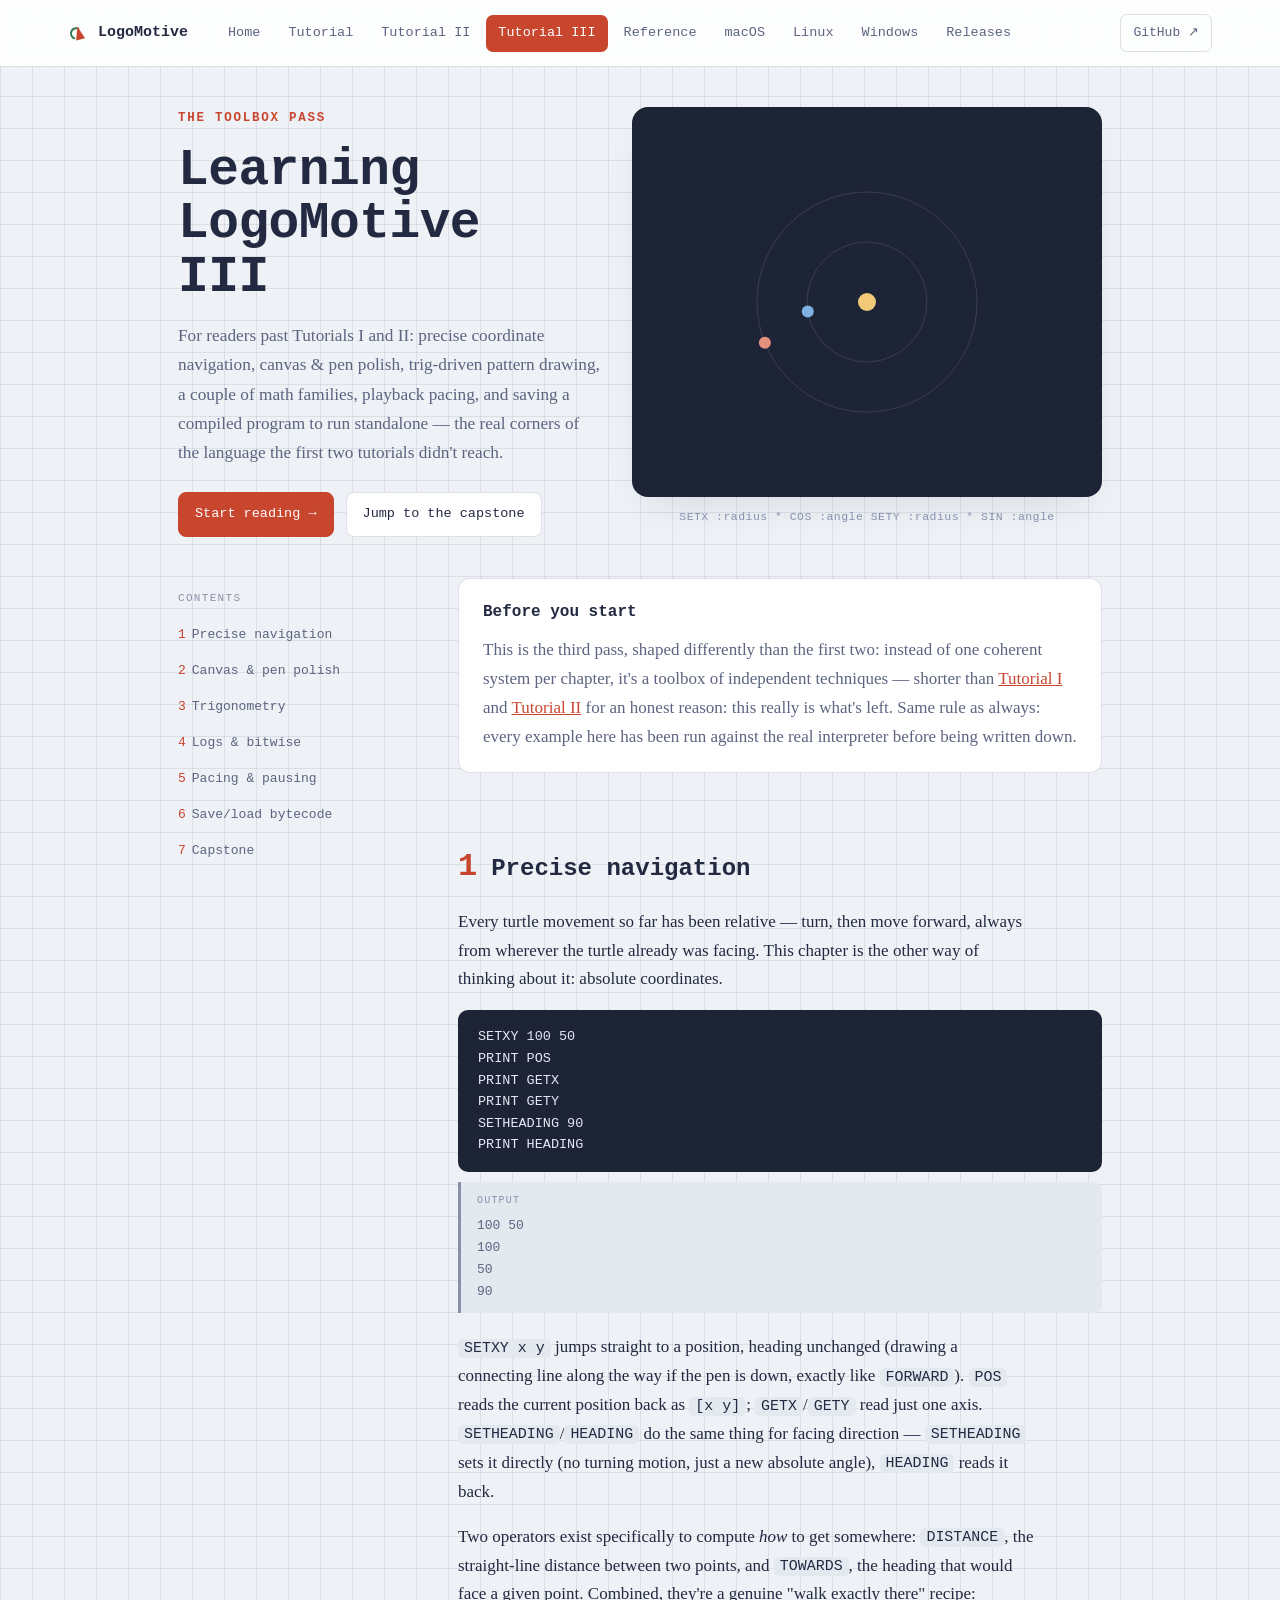
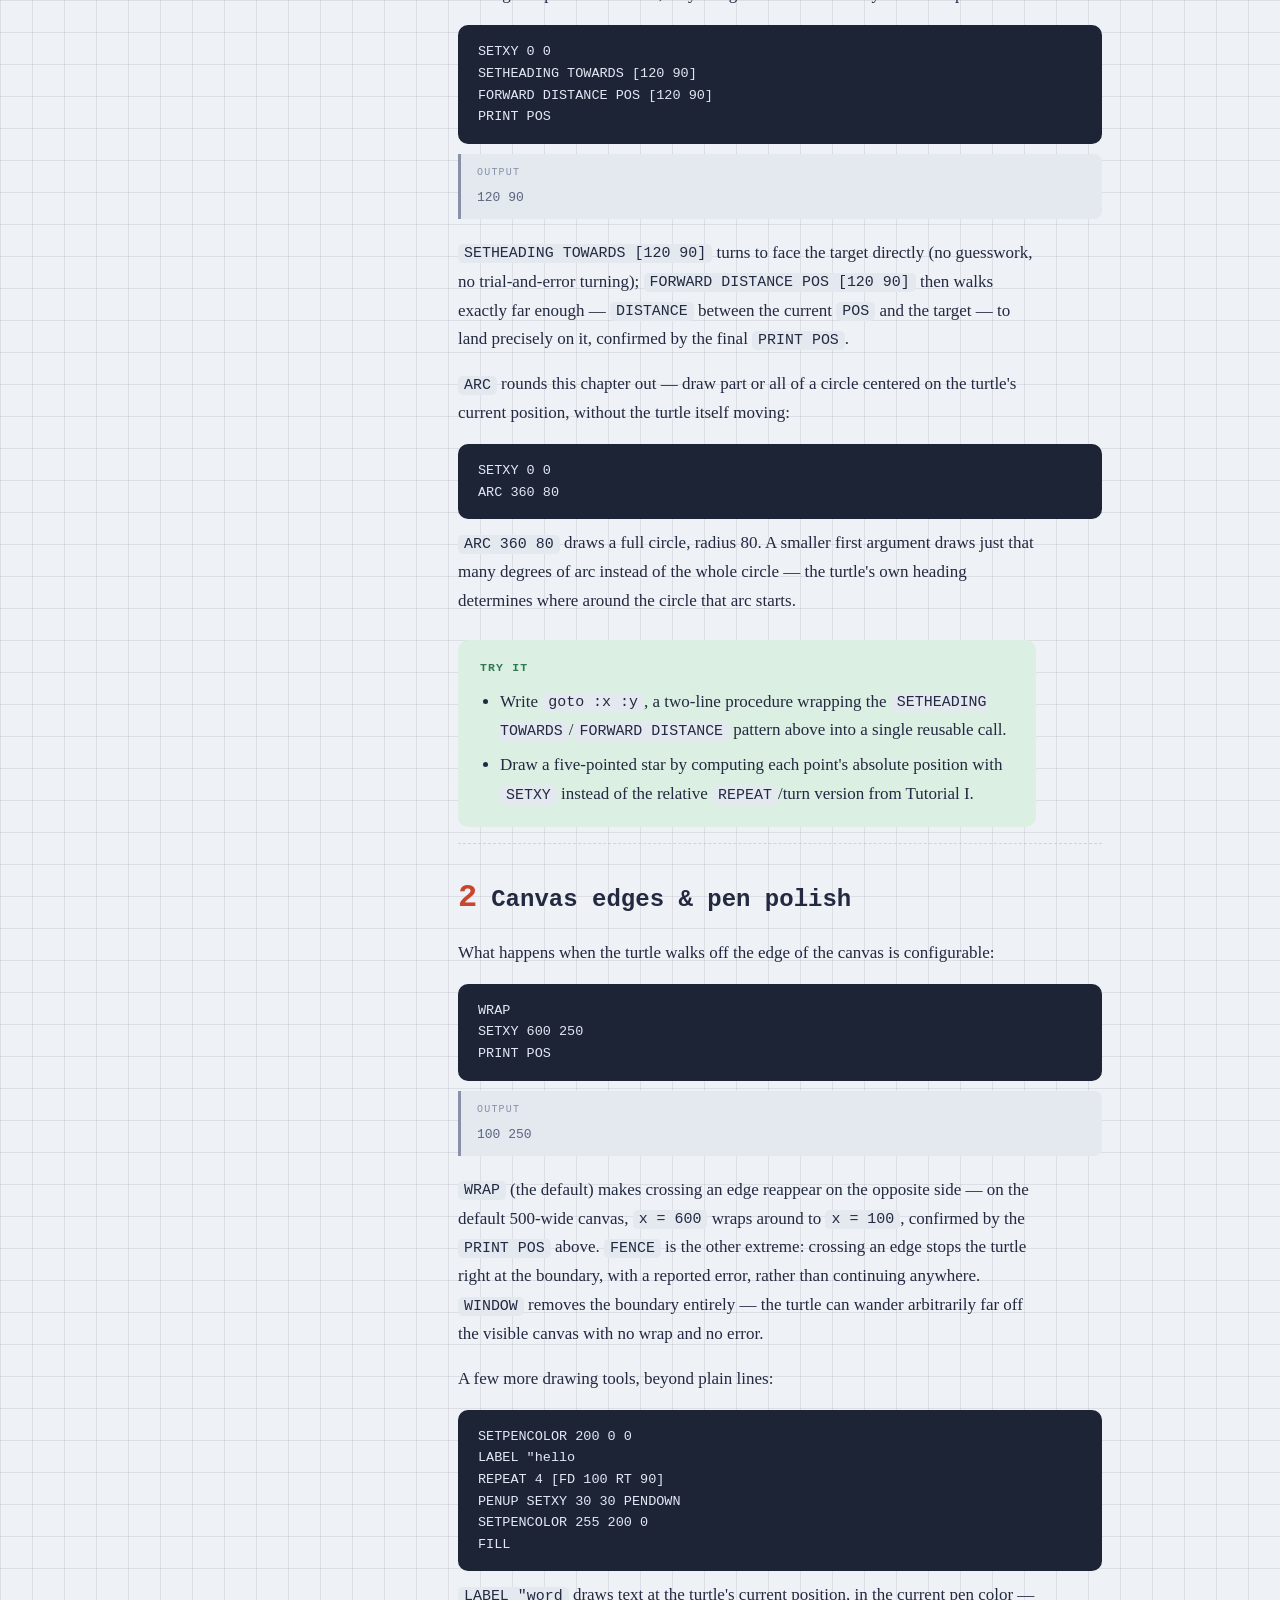
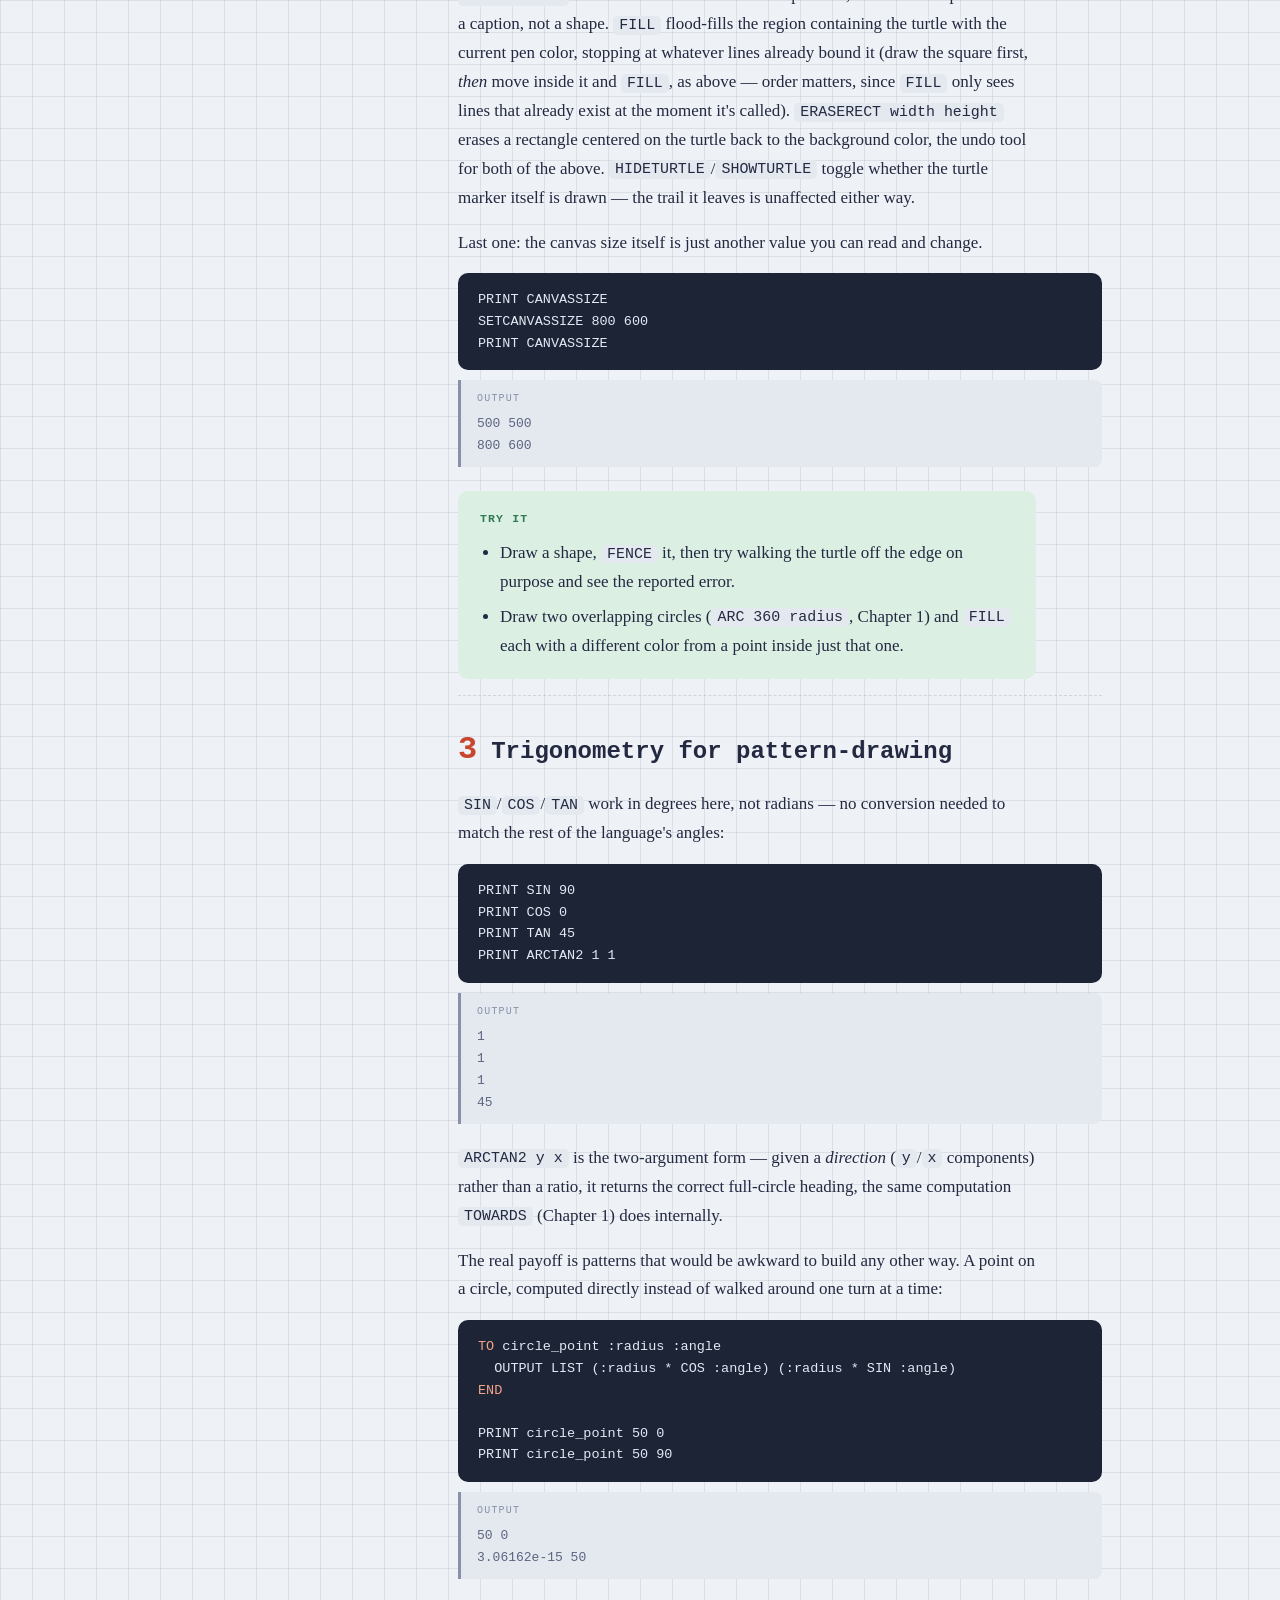
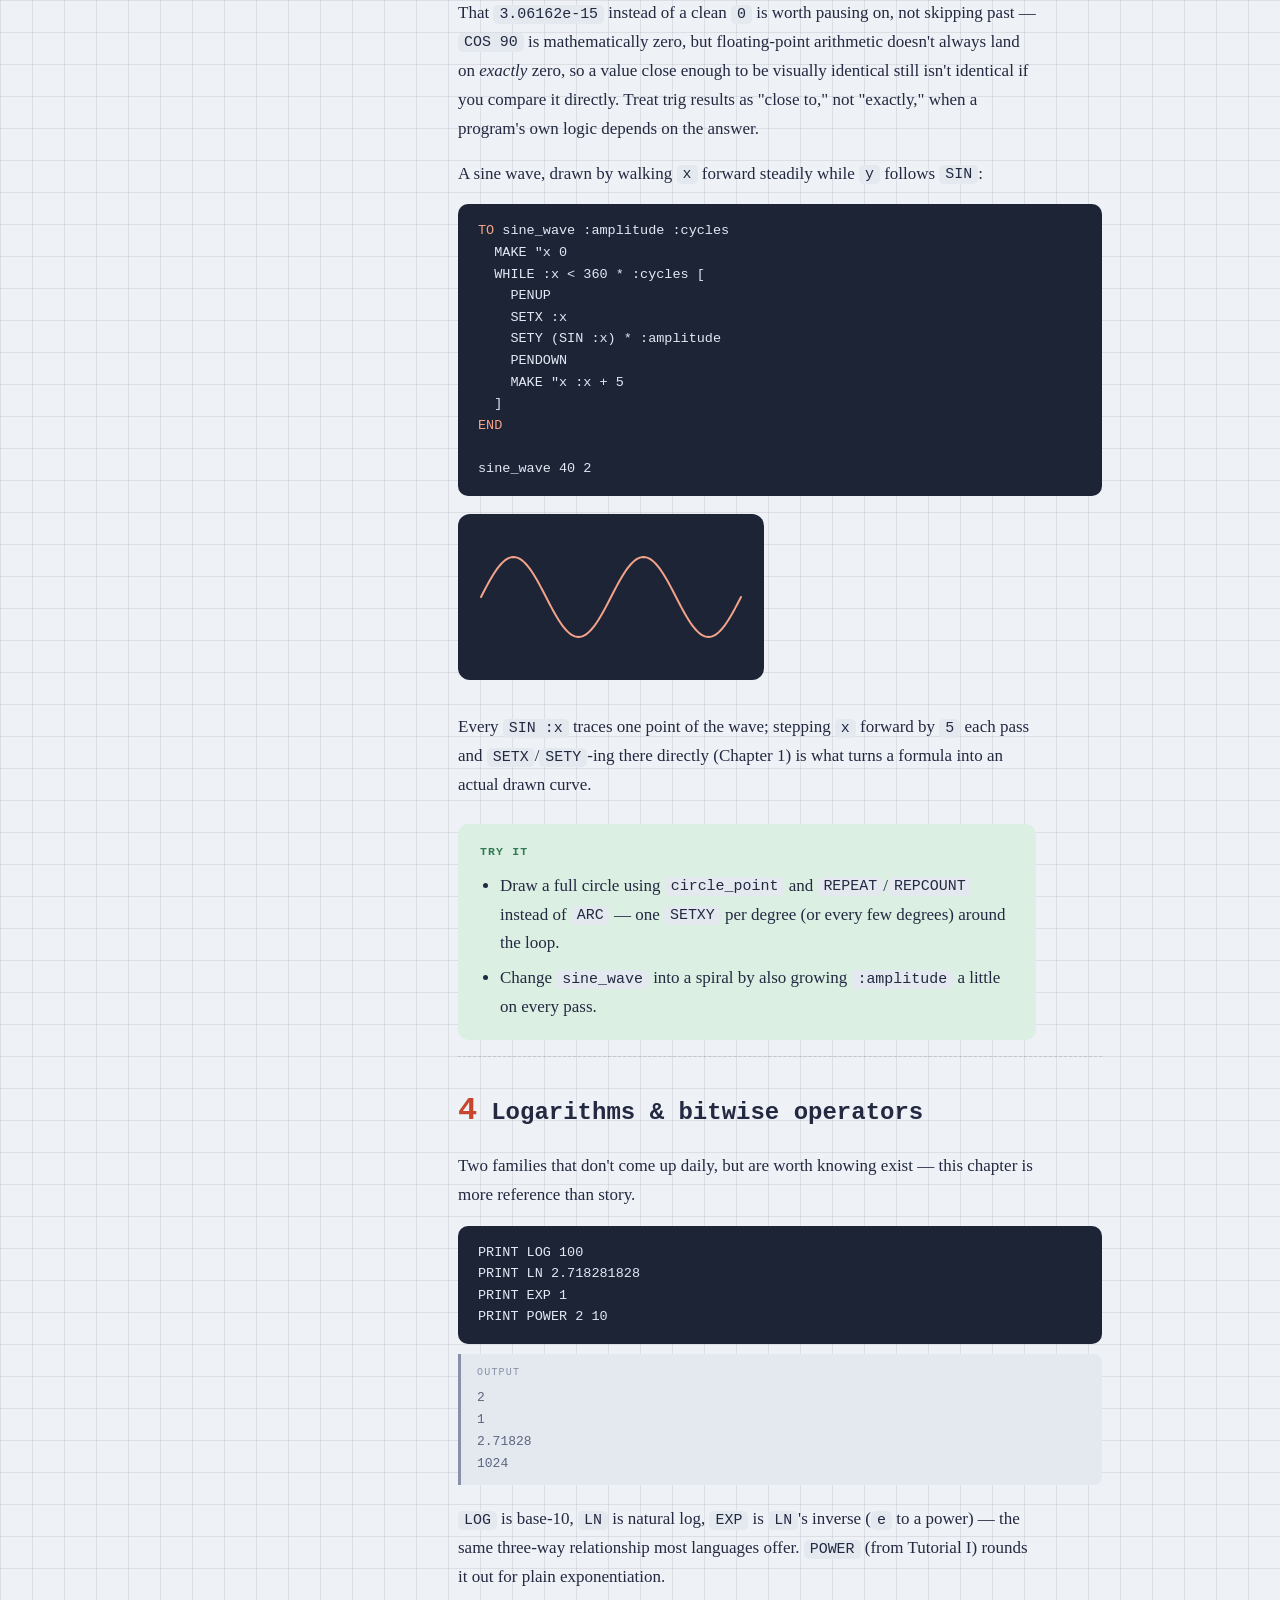
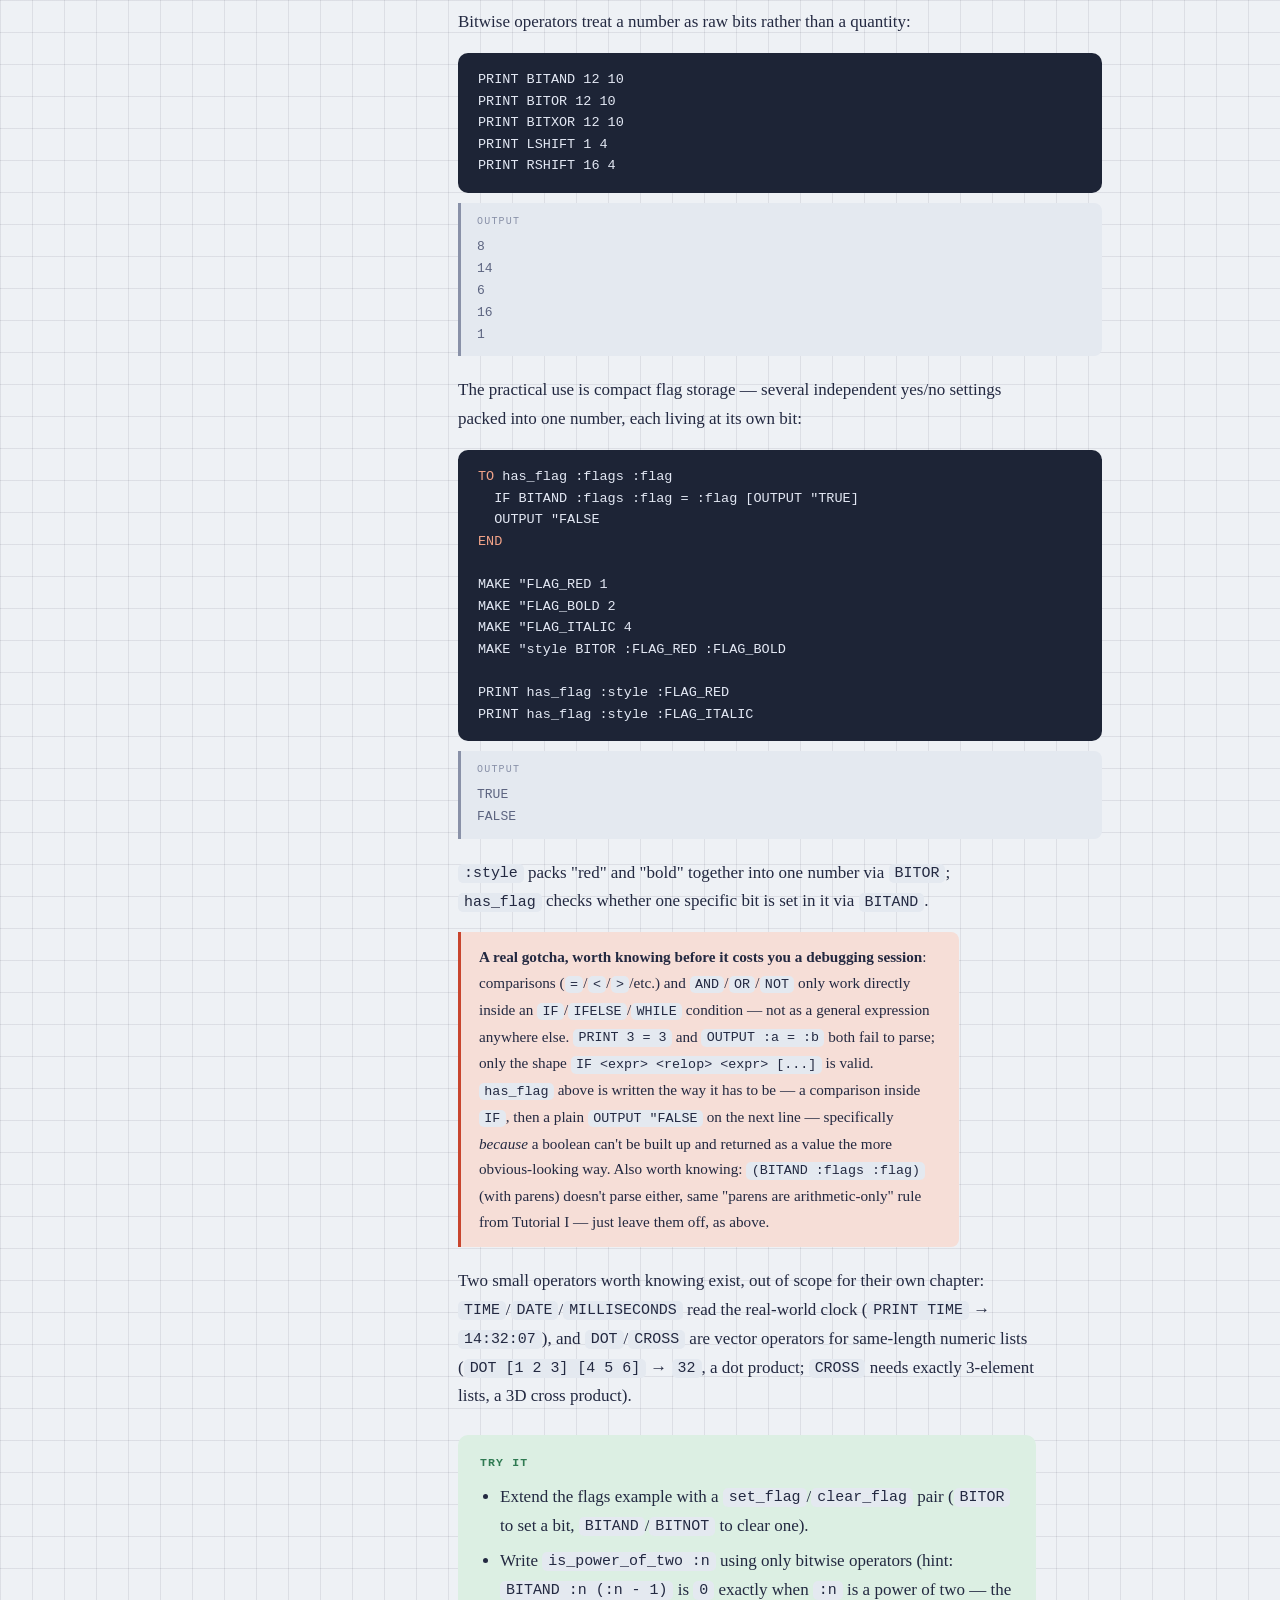
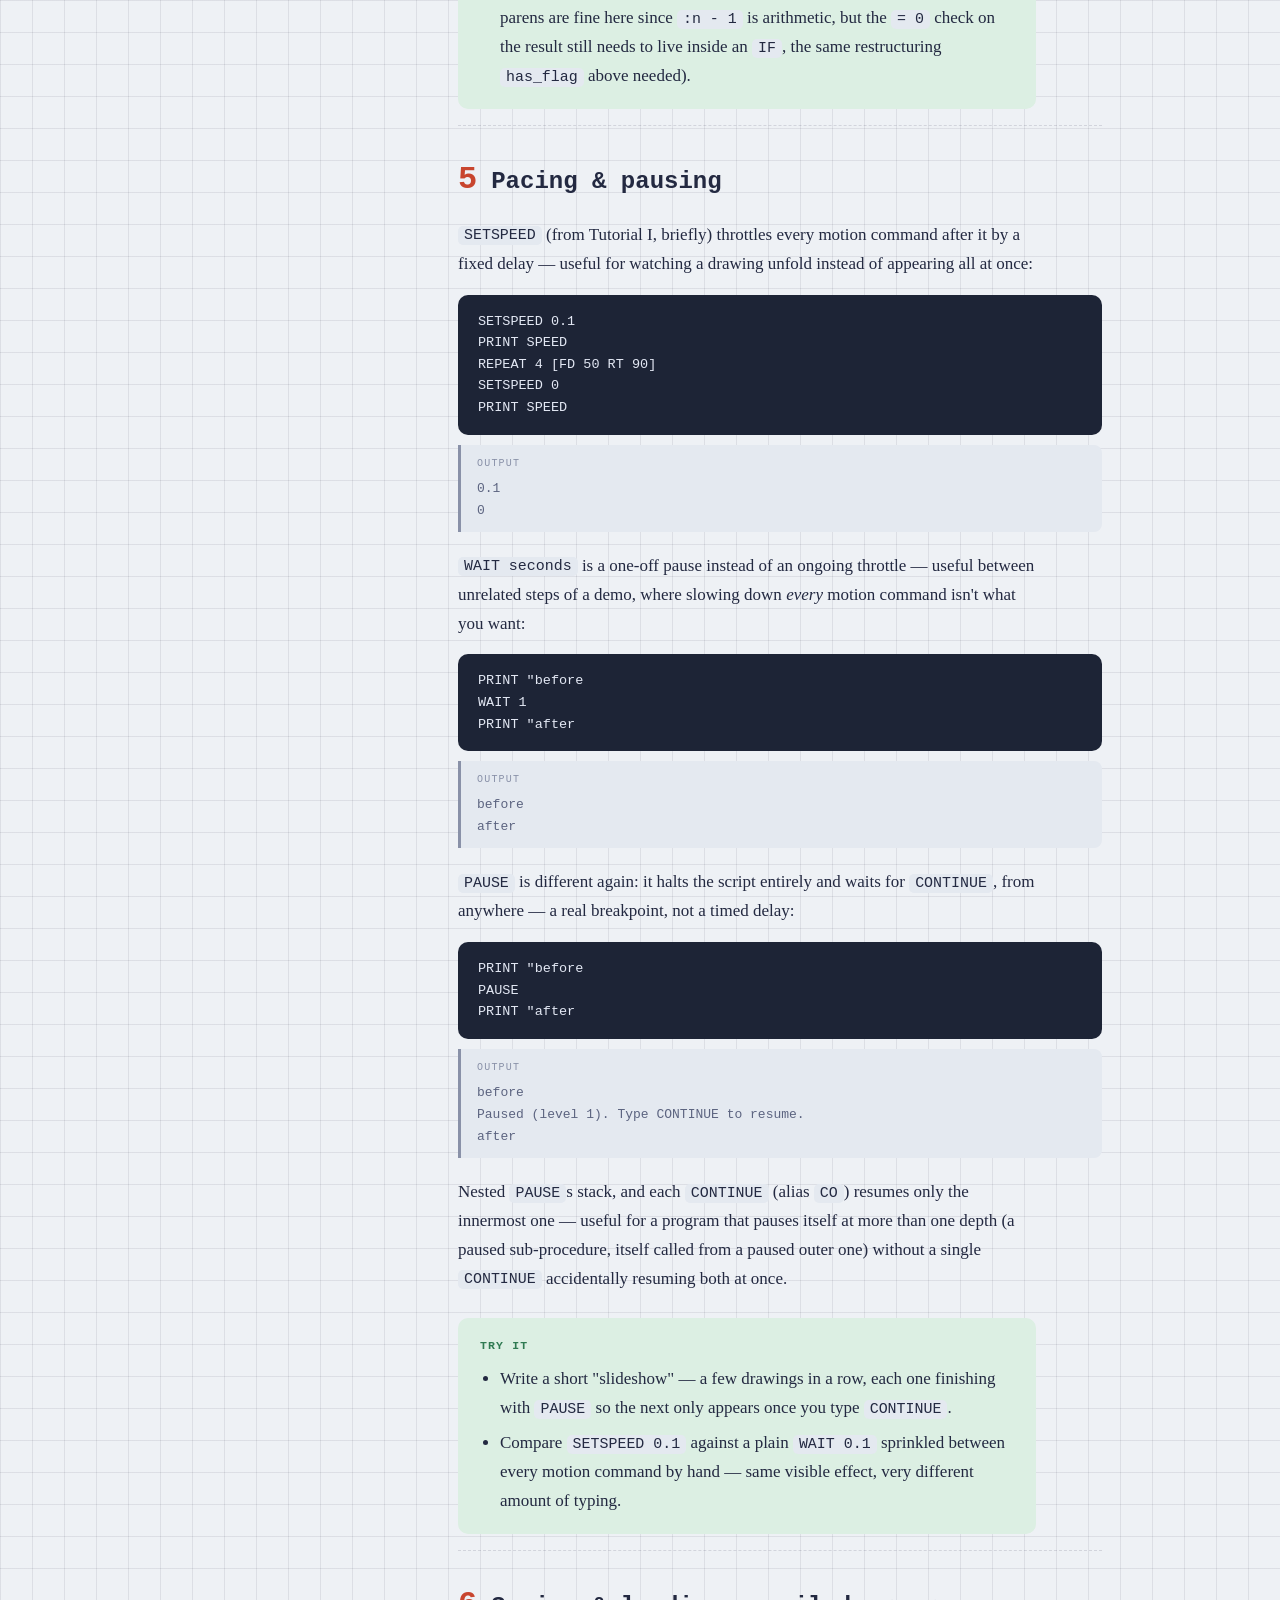
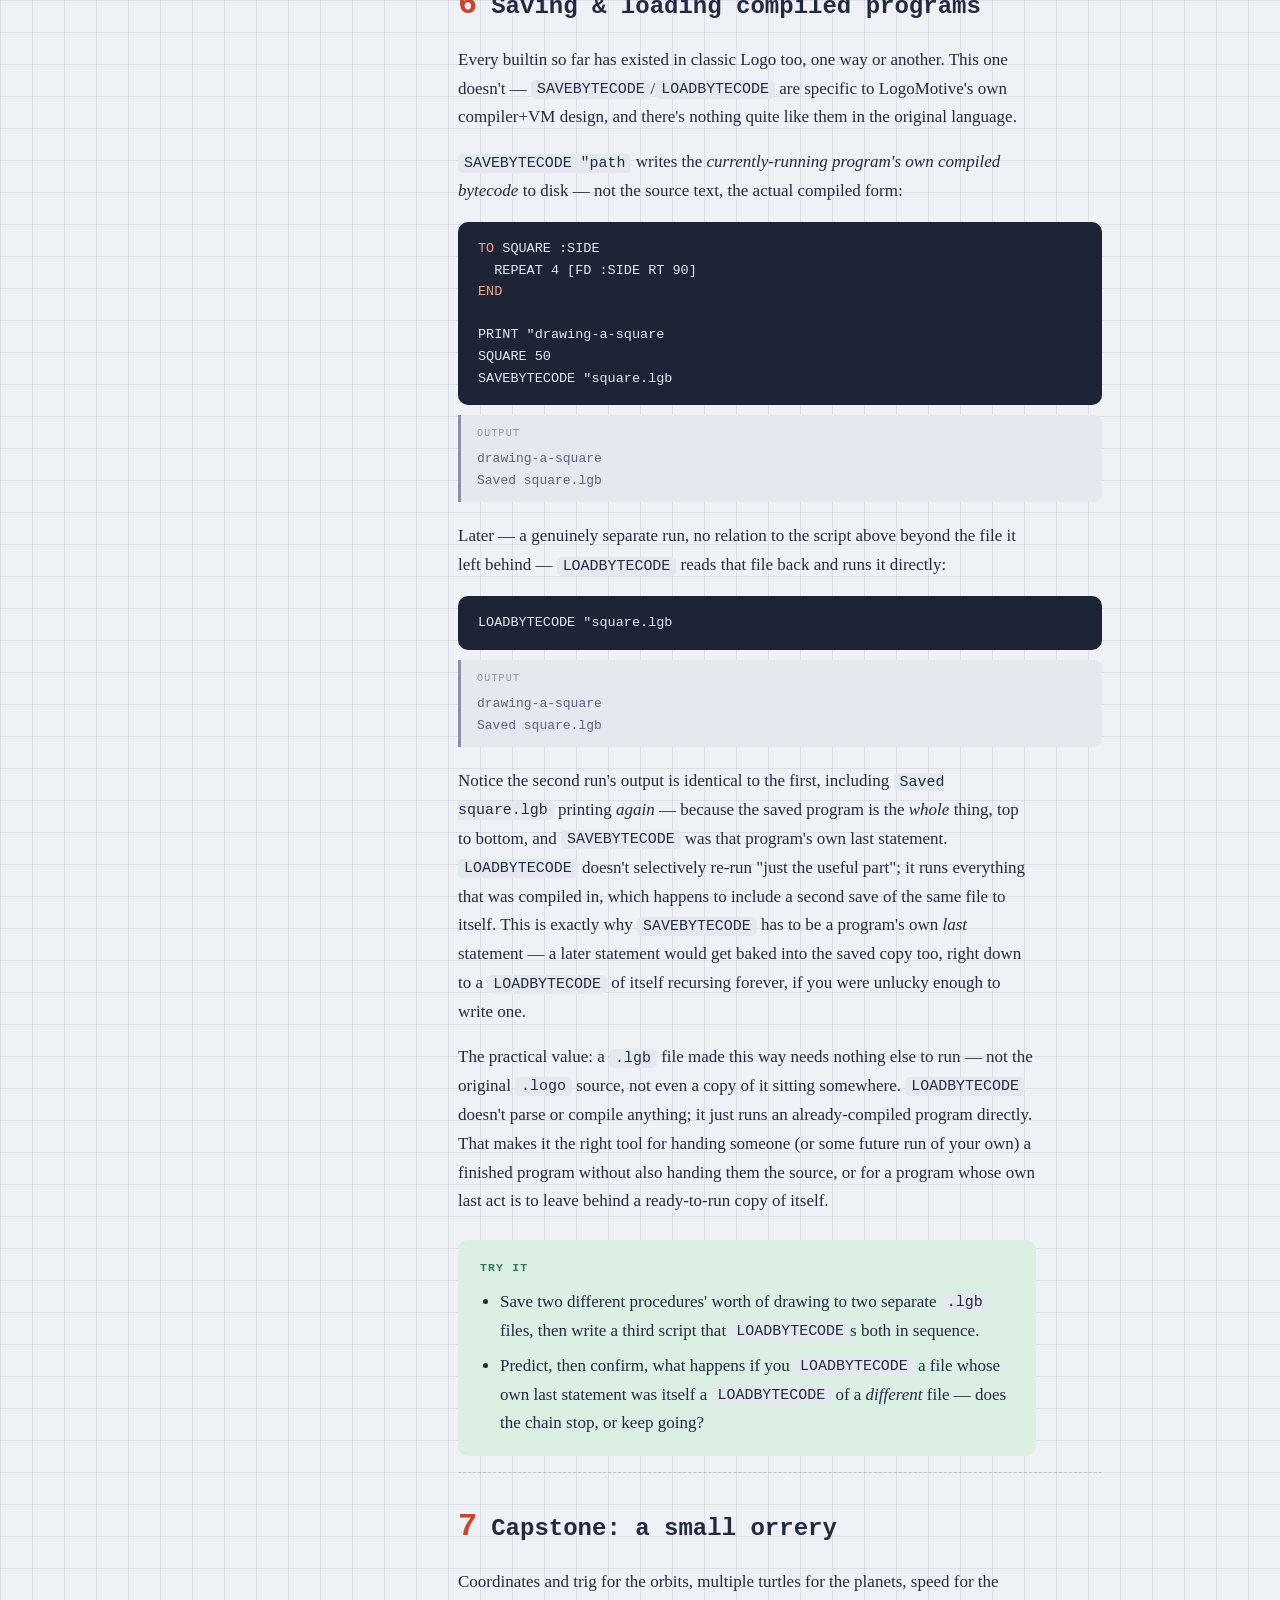
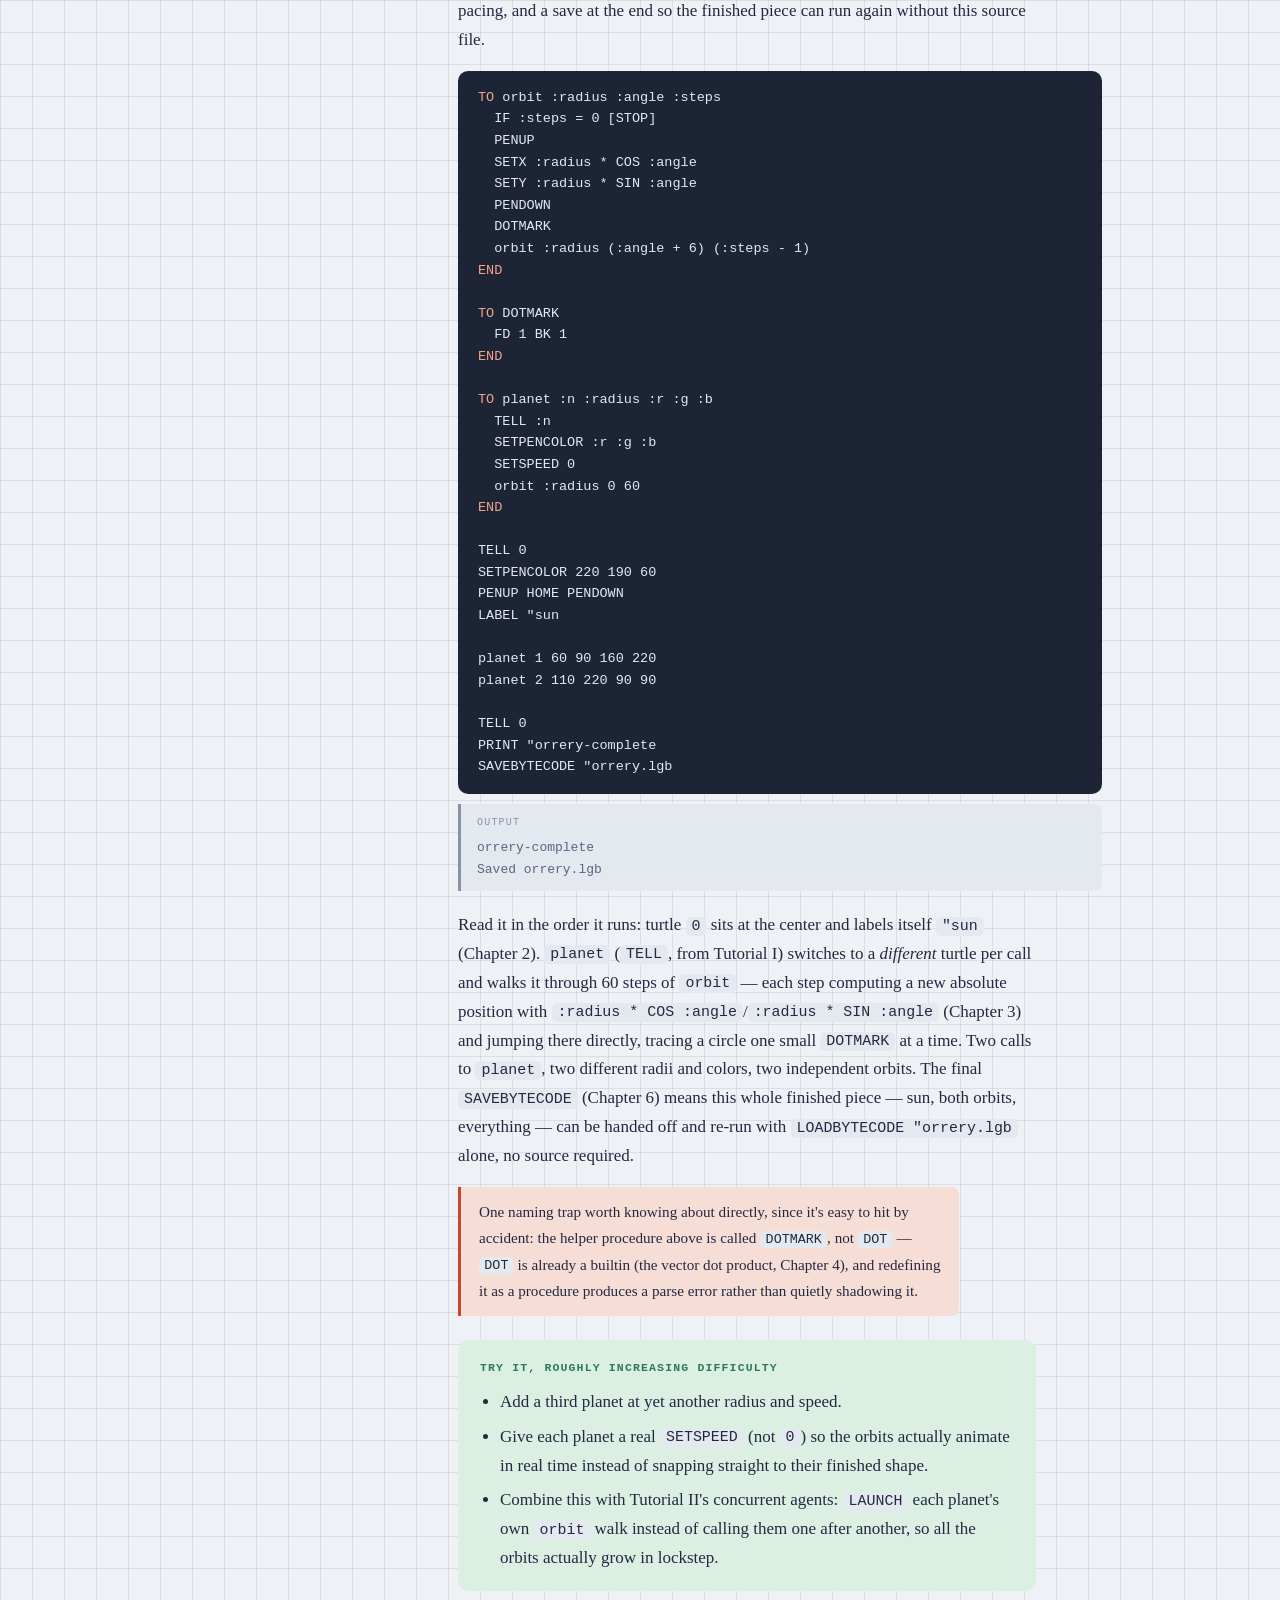
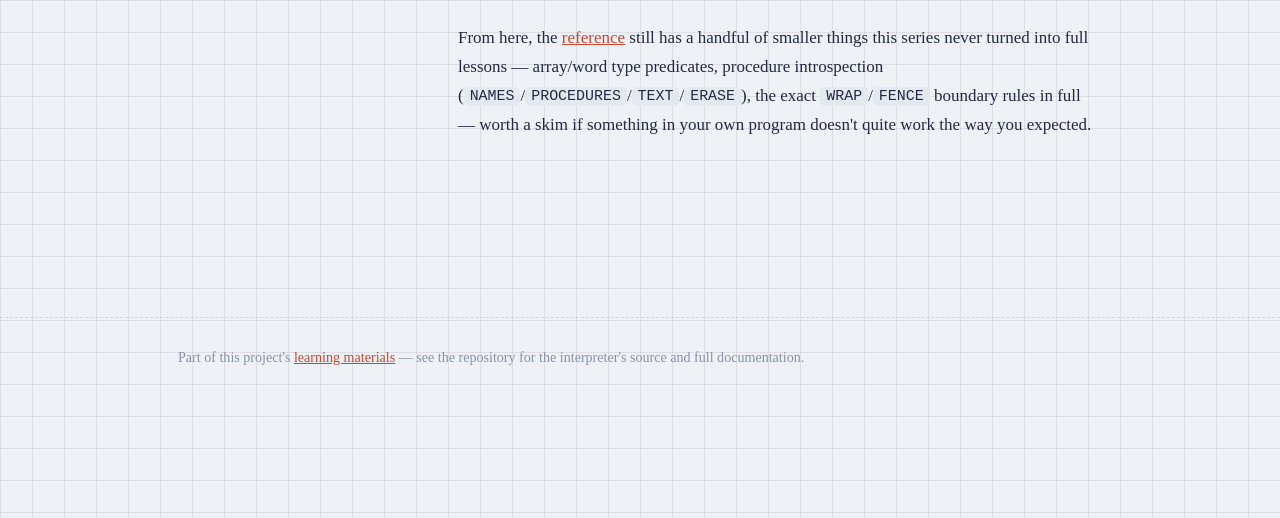
<file: website/tutorial-3.html>
<!doctype html>
<html lang="en">
<head>
<meta charset="utf-8">
<meta name="viewport" content="width=device-width, initial-scale=1">
<title>Tutorial III — Learning LogoMotive</title>
<link rel="icon" type="image/svg+xml" href="assets/turtle-mark.svg">
<link rel="stylesheet" href="assets/style.css">
</head>
<body>

<header class="site-header">
  <div class="site-header-inner">
    <a class="site-logo" href="index.html">
      <svg class="logo-mark" viewBox="-50 -50 100 100" aria-hidden="true">
        <path class="trail" d="M -22,24 A 22,22 0 0 1 -3,-20" stroke-width="9" fill="none" stroke-linecap="round"/>
        <path class="turtle" d="M 0,-30 L 21,30 L -21,30 Z" transform="rotate(-14)"/>
      </svg>
      LogoMotive
    </a>
    <nav class="site-nav">
      <a href="index.html">Home</a>
      <a href="tutorial.html">Tutorial</a>
      <a href="tutorial-2.html">Tutorial II</a>
      <a href="tutorial-3.html" class="current">Tutorial III</a>
      <a href="reference.html">Reference</a>
      <a href="macos.html">macOS</a>
      <a href="linux.html">Linux</a>
      <a href="windows.html">Windows</a>
      <a href="https://github.com/hansolovkarlsson/LogoMotive/releases" target="_blank" rel="noopener">Releases</a>
    </nav>
    <a class="site-github" href="https://github.com/hansolovkarlsson/LogoMotive" target="_blank" rel="noopener">GitHub &#8599;</a>
  </div>
</header>

<div class="wrap narrow">

  <div class="tutorial-hero">
    <div>
      <p class="eyebrow">The toolbox pass</p>
      <h1 class="title">Learning LogoMotive III</h1>
      <p class="lede">
        For readers past Tutorials I and II: precise coordinate
        navigation, canvas &amp; pen polish, trig-driven pattern
        drawing, a couple of math families, playback pacing, and
        saving a compiled program to run standalone &mdash; the real
        corners of the language the first two tutorials didn't reach.
      </p>
      <div class="hero-actions">
        <a class="btn primary" href="#ch1">Start reading &rarr;</a>
        <a class="btn" href="#ch7">Jump to the capstone</a>
      </div>
    </div>
    <div>
      <div class="hero-canvas-frame">
        <canvas id="hero-canvas" width="440" height="360"></canvas>
      </div>
      <p class="hero-canvas-caption">SETX :radius * COS :angle  SETY :radius * SIN :angle</p>
    </div>
  </div>

  <div class="layout">
    <nav class="chapter-toc">
      <p class="toc-label">Contents</p>
      <ol>
        <li><a href="#ch1"><span class="num">1</span>Precise navigation</a></li>
        <li><a href="#ch2"><span class="num">2</span>Canvas &amp; pen polish</a></li>
        <li><a href="#ch3"><span class="num">3</span>Trigonometry</a></li>
        <li><a href="#ch4"><span class="num">4</span>Logs &amp; bitwise</a></li>
        <li><a href="#ch5"><span class="num">5</span>Pacing &amp; pausing</a></li>
        <li><a href="#ch6"><span class="num">6</span>Save/load bytecode</a></li>
        <li><a href="#ch7"><span class="num">7</span>Capstone</a></li>
      </ol>
    </nav>

    <main>

      <div class="howto">
        <h2>Before you start</h2>
        <p>This is the third pass, shaped differently than the first two: instead of one coherent system per chapter, it's a toolbox of independent techniques &mdash; shorter than <a href="tutorial.html">Tutorial I</a> and <a href="tutorial-2.html">Tutorial II</a> for an honest reason: this really is what's left. Same rule as always: every example here has been run against the real interpreter before being written down.</p>
      </div>

      <section class="chapter" id="ch1">
        <div class="chapter-head"><span class="chapter-num">1</span><h2>Precise navigation</h2></div>
        <p>Every turtle movement so far has been relative &mdash; turn, then move forward, always from wherever the turtle already was facing. This chapter is the other way of thinking about it: absolute coordinates.</p>
        <pre class="code">SETXY 100 50
PRINT POS
PRINT GETX
PRINT GETY
SETHEADING 90
PRINT HEADING</pre>
        <div class="output">100 50
100
50
90</div>
        <p><code class="inline">SETXY x y</code> jumps straight to a position, heading unchanged (drawing a connecting line along the way if the pen is down, exactly like <code class="inline">FORWARD</code>). <code class="inline">POS</code> reads the current position back as <code class="inline">[x y]</code>; <code class="inline">GETX</code>/<code class="inline">GETY</code> read just one axis. <code class="inline">SETHEADING</code>/<code class="inline">HEADING</code> do the same thing for facing direction &mdash; <code class="inline">SETHEADING</code> sets it directly (no turning motion, just a new absolute angle), <code class="inline">HEADING</code> reads it back.</p>
        <p>Two operators exist specifically to compute <em>how</em> to get somewhere: <code class="inline">DISTANCE</code>, the straight-line distance between two points, and <code class="inline">TOWARDS</code>, the heading that would face a given point. Combined, they're a genuine "walk exactly there" recipe:</p>
        <pre class="code">SETXY 0 0
SETHEADING TOWARDS [120 90]
FORWARD DISTANCE POS [120 90]
PRINT POS</pre>
        <div class="output">120 90</div>
        <p><code class="inline">SETHEADING TOWARDS [120 90]</code> turns to face the target directly (no guesswork, no trial-and-error turning); <code class="inline">FORWARD DISTANCE POS [120 90]</code> then walks exactly far enough &mdash; <code class="inline">DISTANCE</code> between the current <code class="inline">POS</code> and the target &mdash; to land precisely on it, confirmed by the final <code class="inline">PRINT POS</code>.</p>
        <p><code class="inline">ARC</code> rounds this chapter out &mdash; draw part or all of a circle centered on the turtle's current position, without the turtle itself moving:</p>
        <pre class="code">SETXY 0 0
ARC 360 80</pre>
        <p><code class="inline">ARC 360 80</code> draws a full circle, radius 80. A smaller first argument draws just that many degrees of arc instead of the whole circle &mdash; the turtle's own heading determines where around the circle that arc starts.</p>
        <div class="tryit">
          <p class="label">Try it</p>
          <ul>
            <li>Write <code class="inline">goto :x :y</code>, a two-line procedure wrapping the <code class="inline">SETHEADING TOWARDS</code>/<code class="inline">FORWARD DISTANCE</code> pattern above into a single reusable call.</li>
            <li>Draw a five-pointed star by computing each point's absolute position with <code class="inline">SETXY</code> instead of the relative <code class="inline">REPEAT</code>/turn version from Tutorial I.</li>
          </ul>
        </div>
      </section>

      <section class="chapter" id="ch2">
        <div class="chapter-head"><span class="chapter-num">2</span><h2>Canvas edges &amp; pen polish</h2></div>
        <p>What happens when the turtle walks off the edge of the canvas is configurable:</p>
        <pre class="code">WRAP
SETXY 600 250
PRINT POS</pre>
        <div class="output">100 250</div>
        <p><code class="inline">WRAP</code> (the default) makes crossing an edge reappear on the opposite side &mdash; on the default 500-wide canvas, <code class="inline">x = 600</code> wraps around to <code class="inline">x = 100</code>, confirmed by the <code class="inline">PRINT POS</code> above. <code class="inline">FENCE</code> is the other extreme: crossing an edge stops the turtle right at the boundary, with a reported error, rather than continuing anywhere. <code class="inline">WINDOW</code> removes the boundary entirely &mdash; the turtle can wander arbitrarily far off the visible canvas with no wrap and no error.</p>
        <p>A few more drawing tools, beyond plain lines:</p>
        <pre class="code">SETPENCOLOR 200 0 0
LABEL "hello
REPEAT 4 [FD 100 RT 90]
PENUP SETXY 30 30 PENDOWN
SETPENCOLOR 255 200 0
FILL</pre>
        <p><code class="inline">LABEL "word</code> draws text at the turtle's current position, in the current pen color &mdash; a caption, not a shape. <code class="inline">FILL</code> flood-fills the region containing the turtle with the current pen color, stopping at whatever lines already bound it (draw the square first, <em>then</em> move inside it and <code class="inline">FILL</code>, as above &mdash; order matters, since <code class="inline">FILL</code> only sees lines that already exist at the moment it's called). <code class="inline">ERASERECT width height</code> erases a rectangle centered on the turtle back to the background color, the undo tool for both of the above. <code class="inline">HIDETURTLE</code>/<code class="inline">SHOWTURTLE</code> toggle whether the turtle marker itself is drawn &mdash; the trail it leaves is unaffected either way.</p>
        <p>Last one: the canvas size itself is just another value you can read and change.</p>
        <pre class="code">PRINT CANVASSIZE
SETCANVASSIZE 800 600
PRINT CANVASSIZE</pre>
        <div class="output">500 500
800 600</div>
        <div class="tryit">
          <p class="label">Try it</p>
          <ul>
            <li>Draw a shape, <code class="inline">FENCE</code> it, then try walking the turtle off the edge on purpose and see the reported error.</li>
            <li>Draw two overlapping circles (<code class="inline">ARC 360 radius</code>, Chapter 1) and <code class="inline">FILL</code> each with a different color from a point inside just that one.</li>
          </ul>
        </div>
      </section>

      <section class="chapter" id="ch3">
        <div class="chapter-head"><span class="chapter-num">3</span><h2>Trigonometry for pattern-drawing</h2></div>
        <p><code class="inline">SIN</code>/<code class="inline">COS</code>/<code class="inline">TAN</code> work in degrees here, not radians &mdash; no conversion needed to match the rest of the language's angles:</p>
        <pre class="code">PRINT SIN 90
PRINT COS 0
PRINT TAN 45
PRINT ARCTAN2 1 1</pre>
        <div class="output">1
1
1
45</div>
        <p><code class="inline">ARCTAN2 y x</code> is the two-argument form &mdash; given a <em>direction</em> (<code class="inline">y</code>/<code class="inline">x</code> components) rather than a ratio, it returns the correct full-circle heading, the same computation <code class="inline">TOWARDS</code> (Chapter 1) does internally.</p>
        <p>The real payoff is patterns that would be awkward to build any other way. A point on a circle, computed directly instead of walked around one turn at a time:</p>
        <pre class="code"><span class="kw">TO</span> circle_point :radius :angle
  OUTPUT LIST (:radius * COS :angle) (:radius * SIN :angle)
<span class="kw">END</span>

PRINT circle_point 50 0
PRINT circle_point 50 90</pre>
        <div class="output">50 0
3.06162e-15 50</div>
        <p>That <code class="inline">3.06162e-15</code> instead of a clean <code class="inline">0</code> is worth pausing on, not skipping past &mdash; <code class="inline">COS 90</code> is mathematically zero, but floating-point arithmetic doesn't always land on <em>exactly</em> zero, so a value close enough to be visually identical still isn't identical if you compare it directly. Treat trig results as "close to," not "exactly," when a program's own logic depends on the answer.</p>
        <p>A sine wave, drawn by walking <code class="inline">x</code> forward steadily while <code class="inline">y</code> follows <code class="inline">SIN</code>:</p>
        <pre class="code"><span class="kw">TO</span> sine_wave :amplitude :cycles
  MAKE "x 0
  WHILE :x < 360 * :cycles [
    PENUP
    SETX :x
    SETY (SIN :x) * :amplitude
    PENDOWN
    MAKE "x :x + 5
  ]
<span class="kw">END</span>

sine_wave 40 2</pre>
        <div class="diagram-frame"><canvas id="dg-sine" width="280" height="140"></canvas></div>
        <p>Every <code class="inline">SIN :x</code> traces one point of the wave; stepping <code class="inline">x</code> forward by <code class="inline">5</code> each pass and <code class="inline">SETX</code>/<code class="inline">SETY</code>-ing there directly (Chapter 1) is what turns a formula into an actual drawn curve.</p>
        <div class="tryit">
          <p class="label">Try it</p>
          <ul>
            <li>Draw a full circle using <code class="inline">circle_point</code> and <code class="inline">REPEAT</code>/<code class="inline">REPCOUNT</code> instead of <code class="inline">ARC</code> &mdash; one <code class="inline">SETXY</code> per degree (or every few degrees) around the loop.</li>
            <li>Change <code class="inline">sine_wave</code> into a spiral by also growing <code class="inline">:amplitude</code> a little on every pass.</li>
          </ul>
        </div>
      </section>

      <section class="chapter" id="ch4">
        <div class="chapter-head"><span class="chapter-num">4</span><h2>Logarithms &amp; bitwise operators</h2></div>
        <p>Two families that don't come up daily, but are worth knowing exist &mdash; this chapter is more reference than story.</p>
        <pre class="code">PRINT LOG 100
PRINT LN 2.718281828
PRINT EXP 1
PRINT POWER 2 10</pre>
        <div class="output">2
1
2.71828
1024</div>
        <p><code class="inline">LOG</code> is base-10, <code class="inline">LN</code> is natural log, <code class="inline">EXP</code> is <code class="inline">LN</code>'s inverse (<code class="inline">e</code> to a power) &mdash; the same three-way relationship most languages offer. <code class="inline">POWER</code> (from Tutorial I) rounds it out for plain exponentiation.</p>
        <p>Bitwise operators treat a number as raw bits rather than a quantity:</p>
        <pre class="code">PRINT BITAND 12 10
PRINT BITOR 12 10
PRINT BITXOR 12 10
PRINT LSHIFT 1 4
PRINT RSHIFT 16 4</pre>
        <div class="output">8
14
6
16
1</div>
        <p>The practical use is compact flag storage &mdash; several independent yes/no settings packed into one number, each living at its own bit:</p>
        <pre class="code"><span class="kw">TO</span> has_flag :flags :flag
  IF BITAND :flags :flag = :flag [OUTPUT "TRUE]
  OUTPUT "FALSE
<span class="kw">END</span>

MAKE "FLAG_RED 1
MAKE "FLAG_BOLD 2
MAKE "FLAG_ITALIC 4
MAKE "style BITOR :FLAG_RED :FLAG_BOLD

PRINT has_flag :style :FLAG_RED
PRINT has_flag :style :FLAG_ITALIC</pre>
        <div class="output">TRUE
FALSE</div>
        <p><code class="inline">:style</code> packs "red" and "bold" together into one number via <code class="inline">BITOR</code>; <code class="inline">has_flag</code> checks whether one specific bit is set in it via <code class="inline">BITAND</code>.</p>
        <div class="note"><strong>A real gotcha, worth knowing before it costs you a debugging session</strong>: comparisons (<code class="inline">=</code>/<code class="inline">&lt;</code>/<code class="inline">&gt;</code>/etc.) and <code class="inline">AND</code>/<code class="inline">OR</code>/<code class="inline">NOT</code> only work directly inside an <code class="inline">IF</code>/<code class="inline">IFELSE</code>/<code class="inline">WHILE</code> condition &mdash; not as a general expression anywhere else. <code class="inline">PRINT 3 = 3</code> and <code class="inline">OUTPUT :a = :b</code> both fail to parse; only the shape <code class="inline">IF &lt;expr&gt; &lt;relop&gt; &lt;expr&gt; [...]</code> is valid. <code class="inline">has_flag</code> above is written the way it has to be &mdash; a comparison inside <code class="inline">IF</code>, then a plain <code class="inline">OUTPUT "FALSE</code> on the next line &mdash; specifically <em>because</em> a boolean can't be built up and returned as a value the more obvious-looking way. Also worth knowing: <code class="inline">(BITAND :flags :flag)</code> (with parens) doesn't parse either, same "parens are arithmetic-only" rule from Tutorial I &mdash; just leave them off, as above.</div>
        <p>Two small operators worth knowing exist, out of scope for their own chapter: <code class="inline">TIME</code>/<code class="inline">DATE</code>/<code class="inline">MILLISECONDS</code> read the real-world clock (<code class="inline">PRINT TIME</code> &rarr; <code class="inline">14:32:07</code>), and <code class="inline">DOT</code>/<code class="inline">CROSS</code> are vector operators for same-length numeric lists (<code class="inline">DOT [1 2 3] [4 5 6]</code> &rarr; <code class="inline">32</code>, a dot product; <code class="inline">CROSS</code> needs exactly 3-element lists, a 3D cross product).</p>
        <div class="tryit">
          <p class="label">Try it</p>
          <ul>
            <li>Extend the flags example with a <code class="inline">set_flag</code>/<code class="inline">clear_flag</code> pair (<code class="inline">BITOR</code> to set a bit, <code class="inline">BITAND</code>/<code class="inline">BITNOT</code> to clear one).</li>
            <li>Write <code class="inline">is_power_of_two :n</code> using only bitwise operators (hint: <code class="inline">BITAND :n (:n - 1)</code> is <code class="inline">0</code> exactly when <code class="inline">:n</code> is a power of two &mdash; the parens are fine here since <code class="inline">:n - 1</code> is arithmetic, but the <code class="inline">= 0</code> check on the result still needs to live inside an <code class="inline">IF</code>, the same restructuring <code class="inline">has_flag</code> above needed).</li>
          </ul>
        </div>
      </section>

      <section class="chapter" id="ch5">
        <div class="chapter-head"><span class="chapter-num">5</span><h2>Pacing &amp; pausing</h2></div>
        <p><code class="inline">SETSPEED</code> (from Tutorial I, briefly) throttles every motion command after it by a fixed delay &mdash; useful for watching a drawing unfold instead of appearing all at once:</p>
        <pre class="code">SETSPEED 0.1
PRINT SPEED
REPEAT 4 [FD 50 RT 90]
SETSPEED 0
PRINT SPEED</pre>
        <div class="output">0.1
0</div>
        <p><code class="inline">WAIT seconds</code> is a one-off pause instead of an ongoing throttle &mdash; useful between unrelated steps of a demo, where slowing down <em>every</em> motion command isn't what you want:</p>
        <pre class="code">PRINT "before
WAIT 1
PRINT "after</pre>
        <div class="output">before
after</div>
        <p><code class="inline">PAUSE</code> is different again: it halts the script entirely and waits for <code class="inline">CONTINUE</code>, from anywhere &mdash; a real breakpoint, not a timed delay:</p>
        <pre class="code">PRINT "before
PAUSE
PRINT "after</pre>
        <div class="output">before
Paused (level 1). Type CONTINUE to resume.
after</div>
        <p>Nested <code class="inline">PAUSE</code>s stack, and each <code class="inline">CONTINUE</code> (alias <code class="inline">CO</code>) resumes only the innermost one &mdash; useful for a program that pauses itself at more than one depth (a paused sub-procedure, itself called from a paused outer one) without a single <code class="inline">CONTINUE</code> accidentally resuming both at once.</p>
        <div class="tryit">
          <p class="label">Try it</p>
          <ul>
            <li>Write a short "slideshow" &mdash; a few drawings in a row, each one finishing with <code class="inline">PAUSE</code> so the next only appears once you type <code class="inline">CONTINUE</code>.</li>
            <li>Compare <code class="inline">SETSPEED 0.1</code> against a plain <code class="inline">WAIT 0.1</code> sprinkled between every motion command by hand &mdash; same visible effect, very different amount of typing.</li>
          </ul>
        </div>
      </section>

      <section class="chapter" id="ch6">
        <div class="chapter-head"><span class="chapter-num">6</span><h2>Saving &amp; loading compiled programs</h2></div>
        <p>Every builtin so far has existed in classic Logo too, one way or another. This one doesn't &mdash; <code class="inline">SAVEBYTECODE</code>/<code class="inline">LOADBYTECODE</code> are specific to LogoMotive's own compiler+VM design, and there's nothing quite like them in the original language.</p>
        <p><code class="inline">SAVEBYTECODE "path</code> writes the <em>currently-running program's own compiled bytecode</em> to disk &mdash; not the source text, the actual compiled form:</p>
        <pre class="code"><span class="kw">TO</span> SQUARE :SIDE
  REPEAT 4 [FD :SIDE RT 90]
<span class="kw">END</span>

PRINT "drawing-a-square
SQUARE 50
SAVEBYTECODE "square.lgb</pre>
        <div class="output">drawing-a-square
Saved square.lgb</div>
        <p>Later &mdash; a genuinely separate run, no relation to the script above beyond the file it left behind &mdash; <code class="inline">LOADBYTECODE</code> reads that file back and runs it directly:</p>
        <pre class="code">LOADBYTECODE "square.lgb</pre>
        <div class="output">drawing-a-square
Saved square.lgb</div>
        <p>Notice the second run's output is identical to the first, including <code class="inline">Saved square.lgb</code> printing <em>again</em> &mdash; because the saved program is the <em>whole</em> thing, top to bottom, and <code class="inline">SAVEBYTECODE</code> was that program's own last statement. <code class="inline">LOADBYTECODE</code> doesn't selectively re-run "just the useful part"; it runs everything that was compiled in, which happens to include a second save of the same file to itself. This is exactly why <code class="inline">SAVEBYTECODE</code> has to be a program's own <em>last</em> statement &mdash; a later statement would get baked into the saved copy too, right down to a <code class="inline">LOADBYTECODE</code> of itself recursing forever, if you were unlucky enough to write one.</p>
        <p>The practical value: a <code class="inline">.lgb</code> file made this way needs nothing else to run &mdash; not the original <code class="inline">.logo</code> source, not even a copy of it sitting somewhere. <code class="inline">LOADBYTECODE</code> doesn't parse or compile anything; it just runs an already-compiled program directly. That makes it the right tool for handing someone (or some future run of your own) a finished program without also handing them the source, or for a program whose own last act is to leave behind a ready-to-run copy of itself.</p>
        <div class="tryit">
          <p class="label">Try it</p>
          <ul>
            <li>Save two different procedures' worth of drawing to two separate <code class="inline">.lgb</code> files, then write a third script that <code class="inline">LOADBYTECODE</code>s both in sequence.</li>
            <li>Predict, then confirm, what happens if you <code class="inline">LOADBYTECODE</code> a file whose own last statement was itself a <code class="inline">LOADBYTECODE</code> of a <em>different</em> file &mdash; does the chain stop, or keep going?</li>
          </ul>
        </div>
      </section>

      <section class="chapter" id="ch7">
        <div class="chapter-head"><span class="chapter-num">7</span><h2>Capstone: a small orrery</h2></div>
        <p>Coordinates and trig for the orbits, multiple turtles for the planets, speed for the pacing, and a save at the end so the finished piece can run again without this source file.</p>
        <pre class="code"><span class="kw">TO</span> orbit :radius :angle :steps
  IF :steps = 0 [STOP]
  PENUP
  SETX :radius * COS :angle
  SETY :radius * SIN :angle
  PENDOWN
  DOTMARK
  orbit :radius (:angle + 6) (:steps - 1)
<span class="kw">END</span>

<span class="kw">TO</span> DOTMARK
  FD 1 BK 1
<span class="kw">END</span>

<span class="kw">TO</span> planet :n :radius :r :g :b
  TELL :n
  SETPENCOLOR :r :g :b
  SETSPEED 0
  orbit :radius 0 60
<span class="kw">END</span>

TELL 0
SETPENCOLOR 220 190 60
PENUP HOME PENDOWN
LABEL "sun

planet 1 60 90 160 220
planet 2 110 220 90 90

TELL 0
PRINT "orrery-complete
SAVEBYTECODE "orrery.lgb</pre>
        <div class="output">orrery-complete
Saved orrery.lgb</div>
        <p>Read it in the order it runs: turtle <code class="inline">0</code> sits at the center and labels itself <code class="inline">"sun</code> (Chapter 2). <code class="inline">planet</code> (<code class="inline">TELL</code>, from Tutorial I) switches to a <em>different</em> turtle per call and walks it through 60 steps of <code class="inline">orbit</code> &mdash; each step computing a new absolute position with <code class="inline">:radius * COS :angle</code>/<code class="inline">:radius * SIN :angle</code> (Chapter 3) and jumping there directly, tracing a circle one small <code class="inline">DOTMARK</code> at a time. Two calls to <code class="inline">planet</code>, two different radii and colors, two independent orbits. The final <code class="inline">SAVEBYTECODE</code> (Chapter 6) means this whole finished piece &mdash; sun, both orbits, everything &mdash; can be handed off and re-run with <code class="inline">LOADBYTECODE "orrery.lgb</code> alone, no source required.</p>
        <div class="note">One naming trap worth knowing about directly, since it's easy to hit by accident: the helper procedure above is called <code class="inline">DOTMARK</code>, not <code class="inline">DOT</code> &mdash; <code class="inline">DOT</code> is already a builtin (the vector dot product, Chapter 4), and redefining it as a procedure produces a parse error rather than quietly shadowing it.</div>
        <div class="tryit">
          <p class="label">Try it, roughly increasing difficulty</p>
          <ul>
            <li>Add a third planet at yet another radius and speed.</li>
            <li>Give each planet a real <code class="inline">SETSPEED</code> (not <code class="inline">0</code>) so the orbits actually animate in real time instead of snapping straight to their finished shape.</li>
            <li>Combine this with Tutorial II's concurrent agents: <code class="inline">LAUNCH</code> each planet's own <code class="inline">orbit</code> walk instead of calling them one after another, so all the orbits actually grow in lockstep.</li>
          </ul>
        </div>
      </section>

      <p>From here, the <a href="reference.html">reference</a> still has a handful of smaller things this series never turned into full lessons &mdash; array/word type predicates, procedure introspection (<code class="inline">NAMES</code>/<code class="inline">PROCEDURES</code>/<code class="inline">TEXT</code>/<code class="inline">ERASE</code>), the exact <code class="inline">WRAP</code>/<code class="inline">FENCE</code> boundary rules in full &mdash; worth a skim if something in your own program doesn't quite work the way you expected.</p>

    </main>
  </div>
</div>

<footer class="site-footer">
  <div class="wrap narrow">
    Part of this project's <a href="index.html">learning materials</a> — see the repository for the interpreter's source and full documentation.
  </div>
</footer>

<script>
(function () {
  "use strict";
  var reduceMotion = window.matchMedia && window.matchMedia("(prefers-reduced-motion: reduce)").matches;

  function setupCanvas(id) {
    var canvas = document.getElementById(id);
    if (!canvas) return null;
    var dpr = window.devicePixelRatio || 1;
    var w = canvas.width, h = canvas.height;
    canvas.style.width = w + "px";
    canvas.style.height = h + "px";
    canvas.width = w * dpr;
    canvas.height = h * dpr;
    var ctx = canvas.getContext("2d");
    ctx.scale(dpr, dpr);
    return { ctx: ctx, w: w, h: h };
  }

  // Mirrors TO sine_wave :amplitude :cycles exactly (Chapter 3): plot
  // SETX x / SETY (SIN x) * amplitude every 5 degrees. Cartesian-up is
  // negative canvas-y, matching this file's own turtle convention.
  function drawSineDiagram() {
    var c = setupCanvas("dg-sine");
    if (!c) return;
    var amplitude = 40, cycles = 2;
    var midY = c.h / 2;
    var scaleX = (c.w - 20) / (360 * cycles);
    c.ctx.strokeStyle = "#f2a389";
    c.ctx.lineWidth = 2;
    c.ctx.lineCap = "round";
    c.ctx.beginPath();
    for (var x = 0; x <= 360 * cycles; x += 5) {
      var px = 10 + x * scaleX;
      var py = midY - Math.sin(x * Math.PI / 180) * amplitude;
      if (x === 0) c.ctx.moveTo(px, py); else c.ctx.lineTo(px, py);
    }
    c.ctx.stroke();
  }
  drawSineDiagram();

  // Hero: a small animated orrery, mirroring Chapter 7's own capstone
  // (two planets orbiting a sun at different radii/speeds), computed
  // directly via SIN/COS the same way :radius * COS :angle /
  // :radius * SIN :angle does in the real script.
  var hero = document.getElementById("hero-canvas");
  if (hero) {
    var dpr = window.devicePixelRatio || 1;
    var w = hero.width, h = hero.height;
    hero.style.width = w + "px";
    hero.style.height = h + "px";
    hero.width = w * dpr;
    hero.height = h * dpr;
    var hctx = hero.getContext("2d");
    hctx.scale(dpr, dpr);

    var cx = w / 2, cy = h / 2;
    var planets = [
      { radius: 60, angle: 0, speed: 2.2, color: "#7fb0e3" },
      { radius: 110, angle: 90, speed: 1.3, color: "#e3907f" }
    ];

    function renderHero() {
      hctx.clearRect(0, 0, w, h);
      hctx.strokeStyle = "rgba(255,255,255,0.12)";
      hctx.lineWidth = 1;
      planets.forEach(function (p) {
        hctx.beginPath();
        hctx.arc(cx, cy, p.radius, 0, Math.PI * 2);
        hctx.stroke();
      });
      hctx.fillStyle = "#f2c879";
      hctx.beginPath();
      hctx.arc(cx, cy, 9, 0, Math.PI * 2);
      hctx.fill();
      planets.forEach(function (p) {
        var rad = p.angle * Math.PI / 180;
        var px = cx + p.radius * Math.cos(rad);
        var py = cy - p.radius * Math.sin(rad);
        hctx.fillStyle = p.color;
        hctx.beginPath();
        hctx.arc(px, py, 6, 0, Math.PI * 2);
        hctx.fill();
      });
    }

    renderHero();

    if (!reduceMotion) {
      setInterval(function () {
        planets.forEach(function (p) { p.angle += p.speed; });
        renderHero();
      }, 40);
    }
  }
})();
</script>

</body>
</html>
</file>
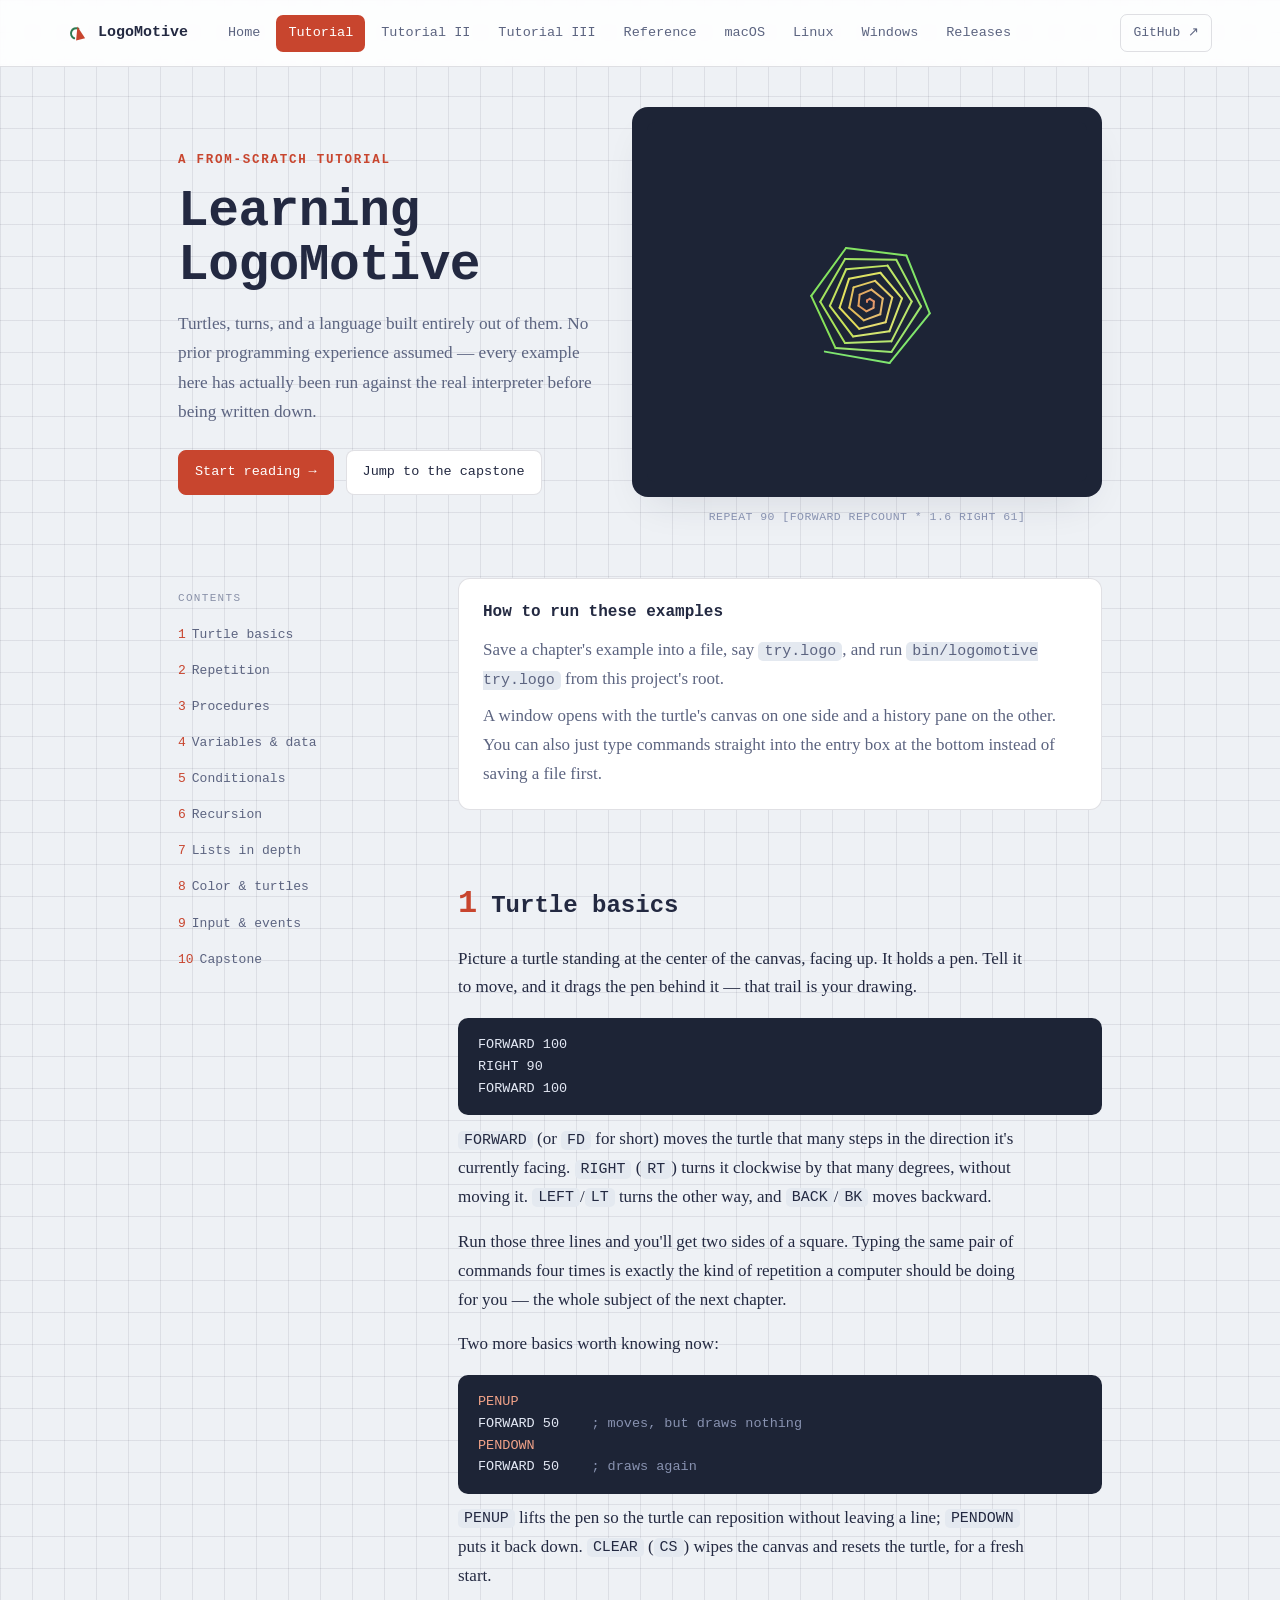
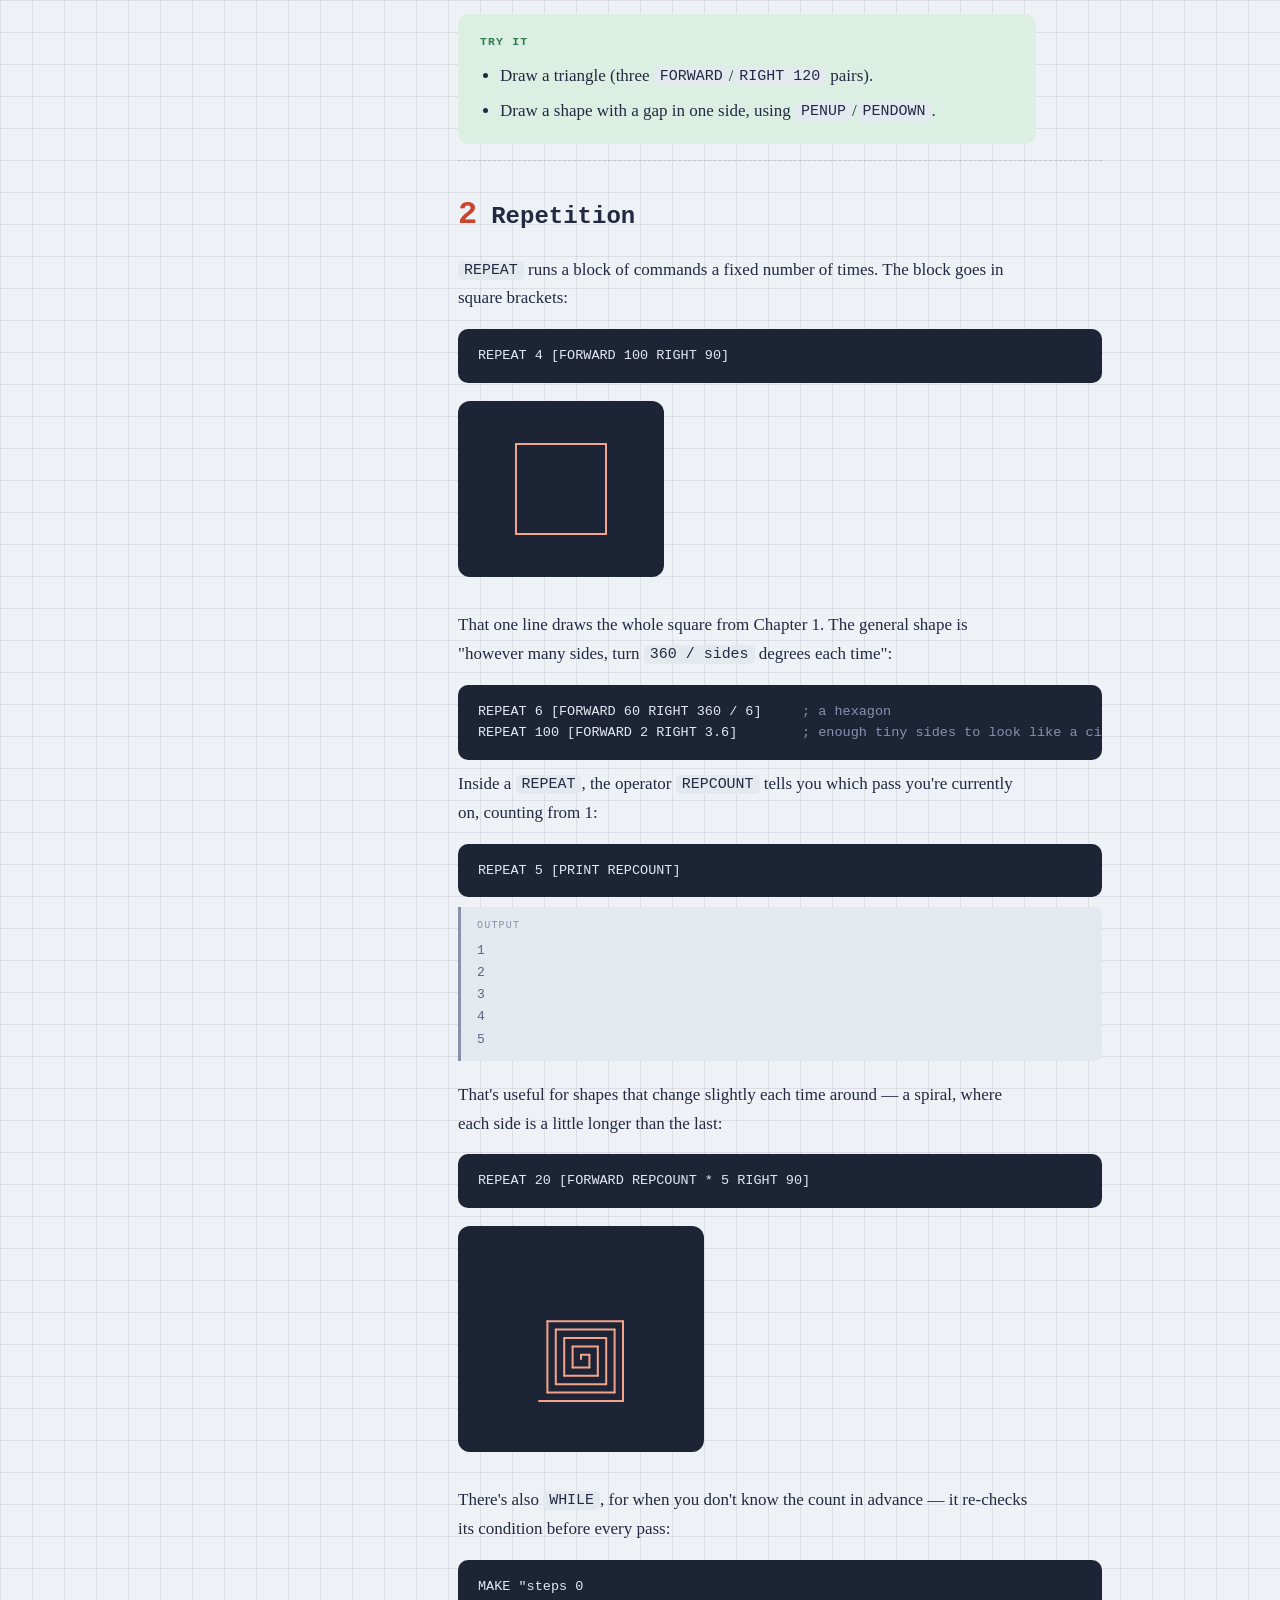
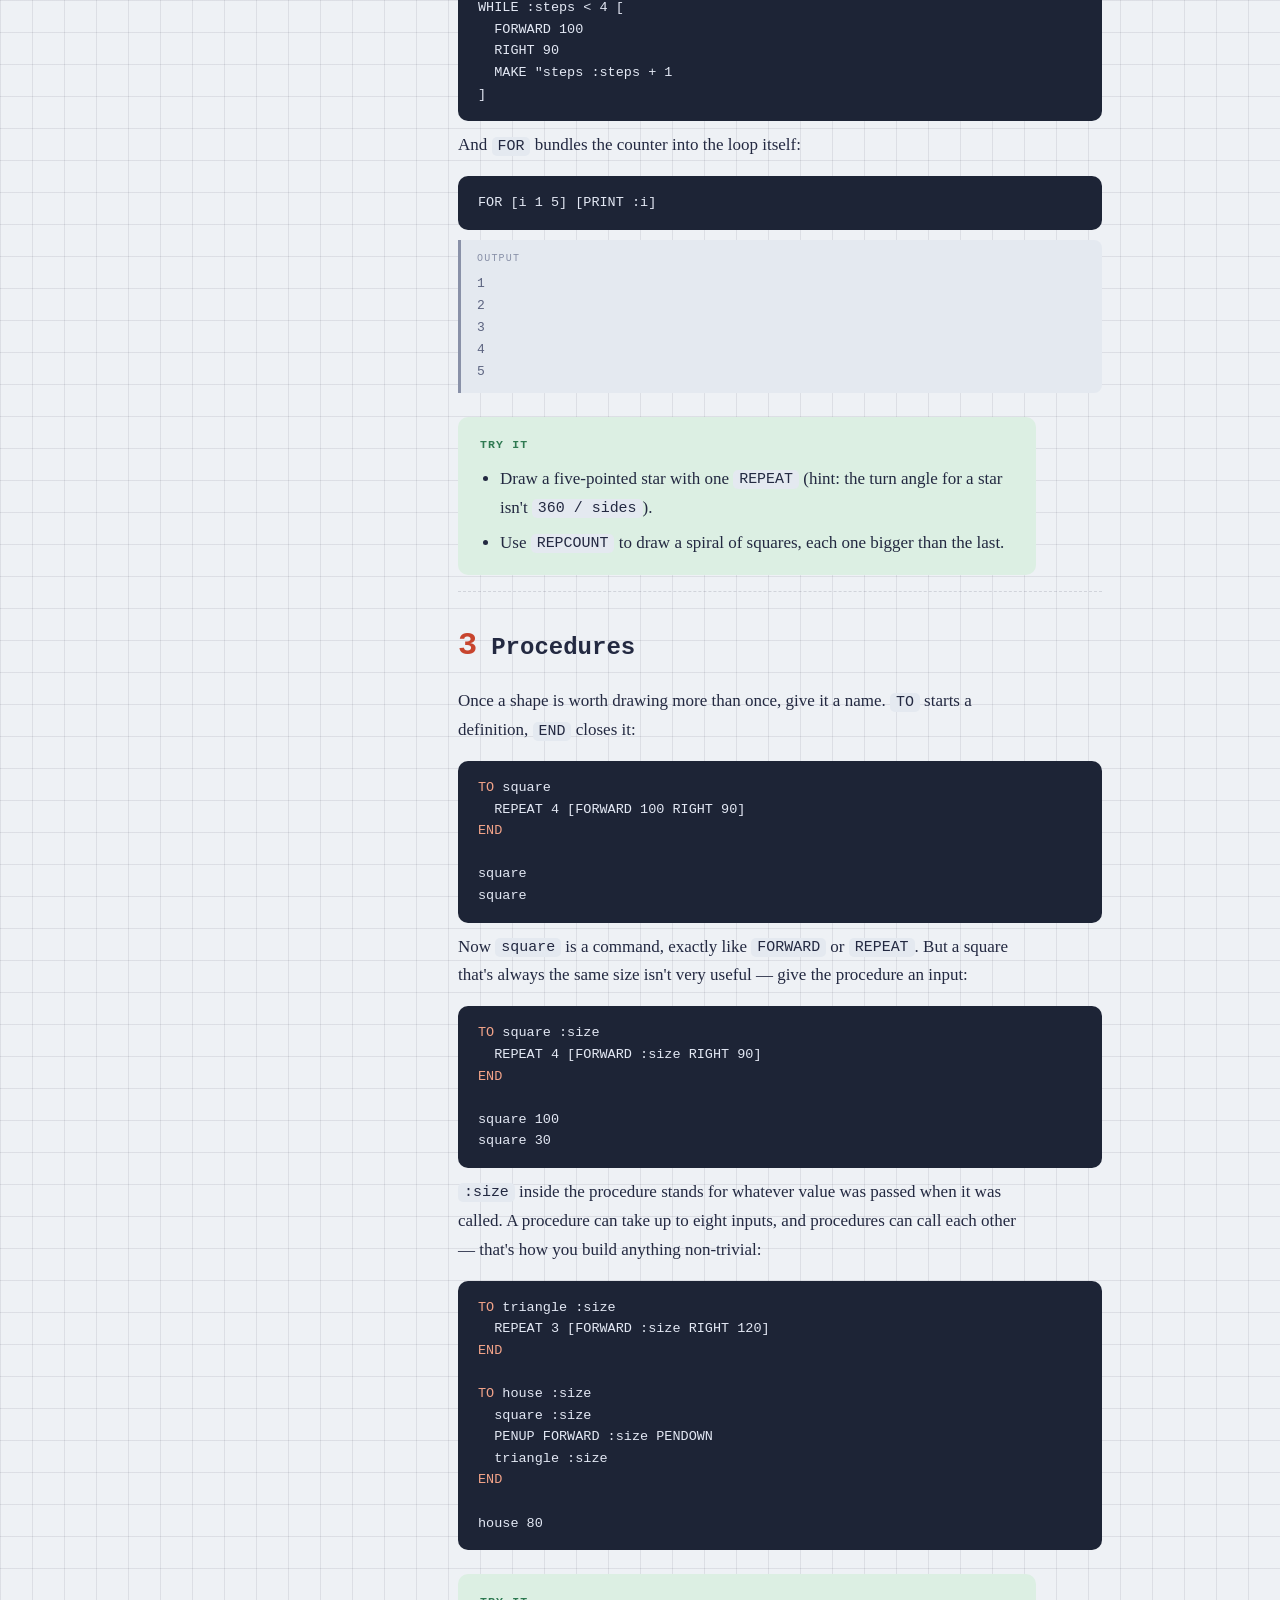
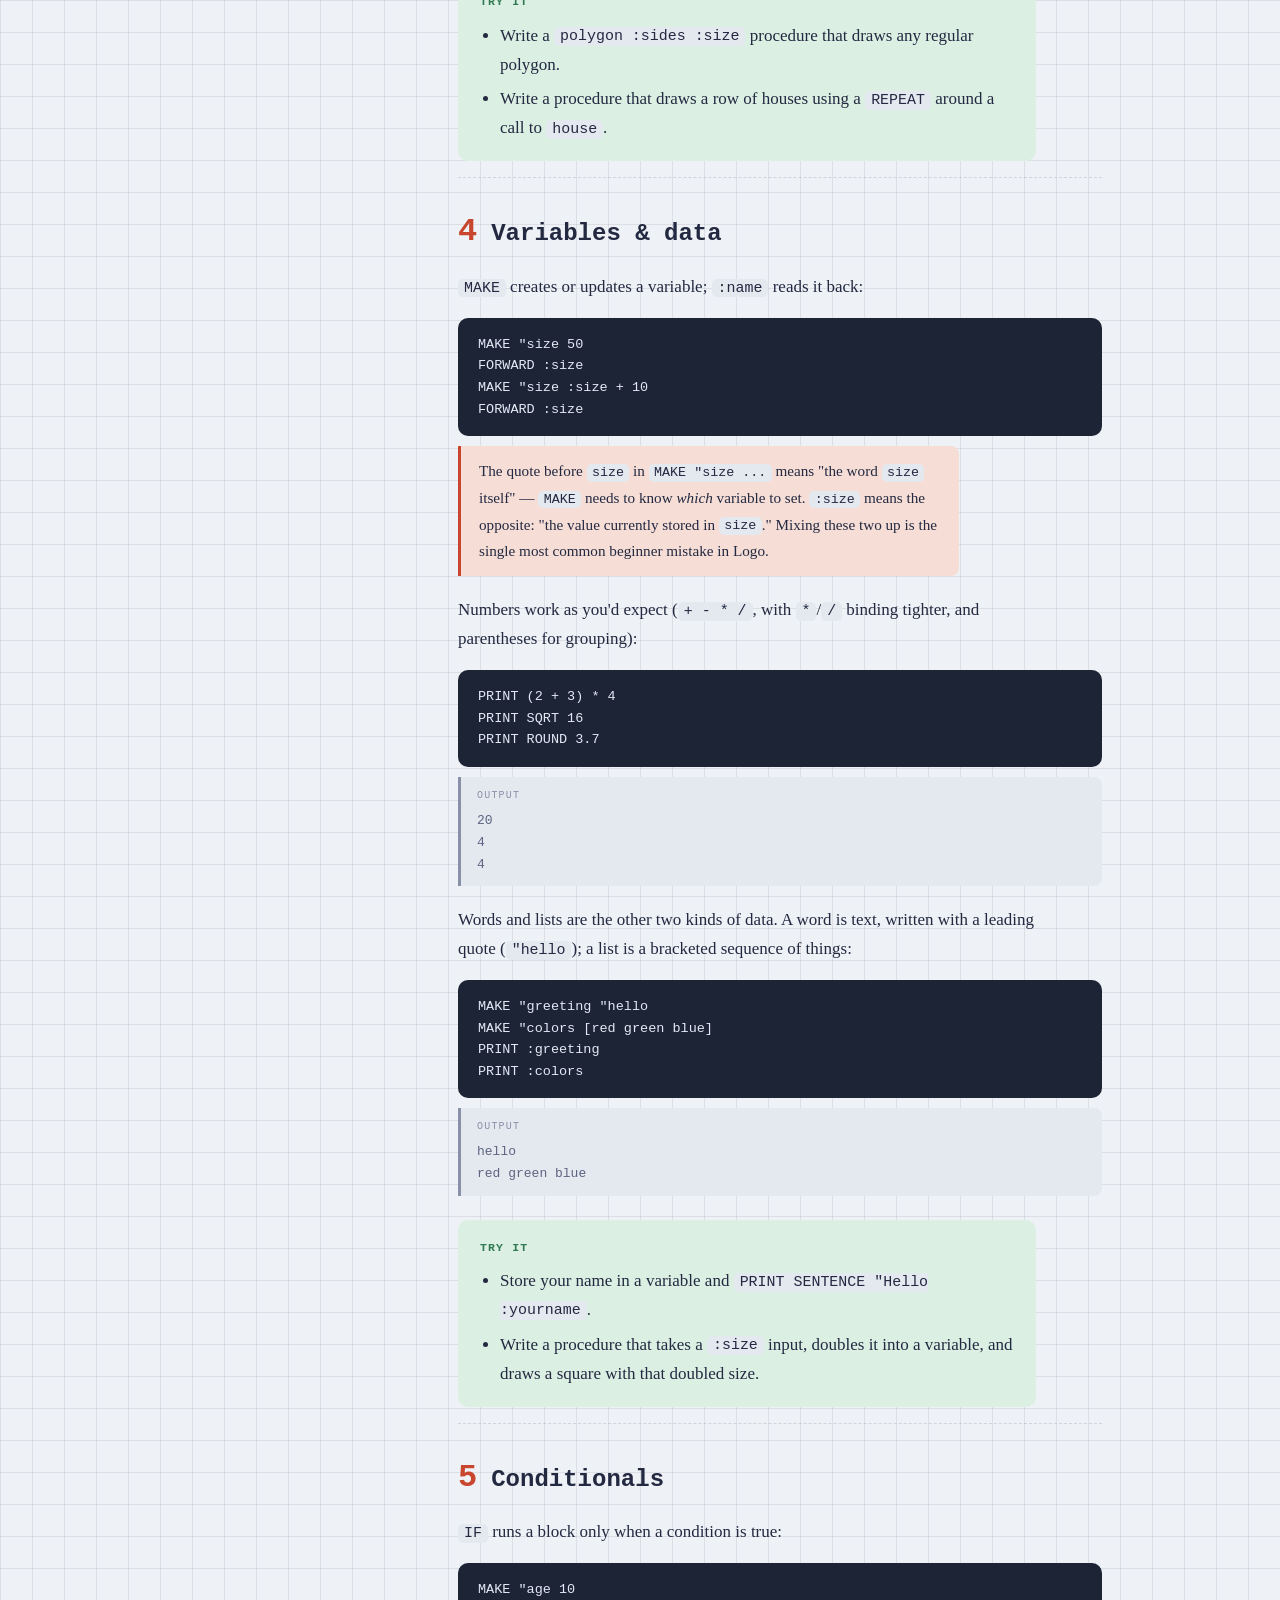
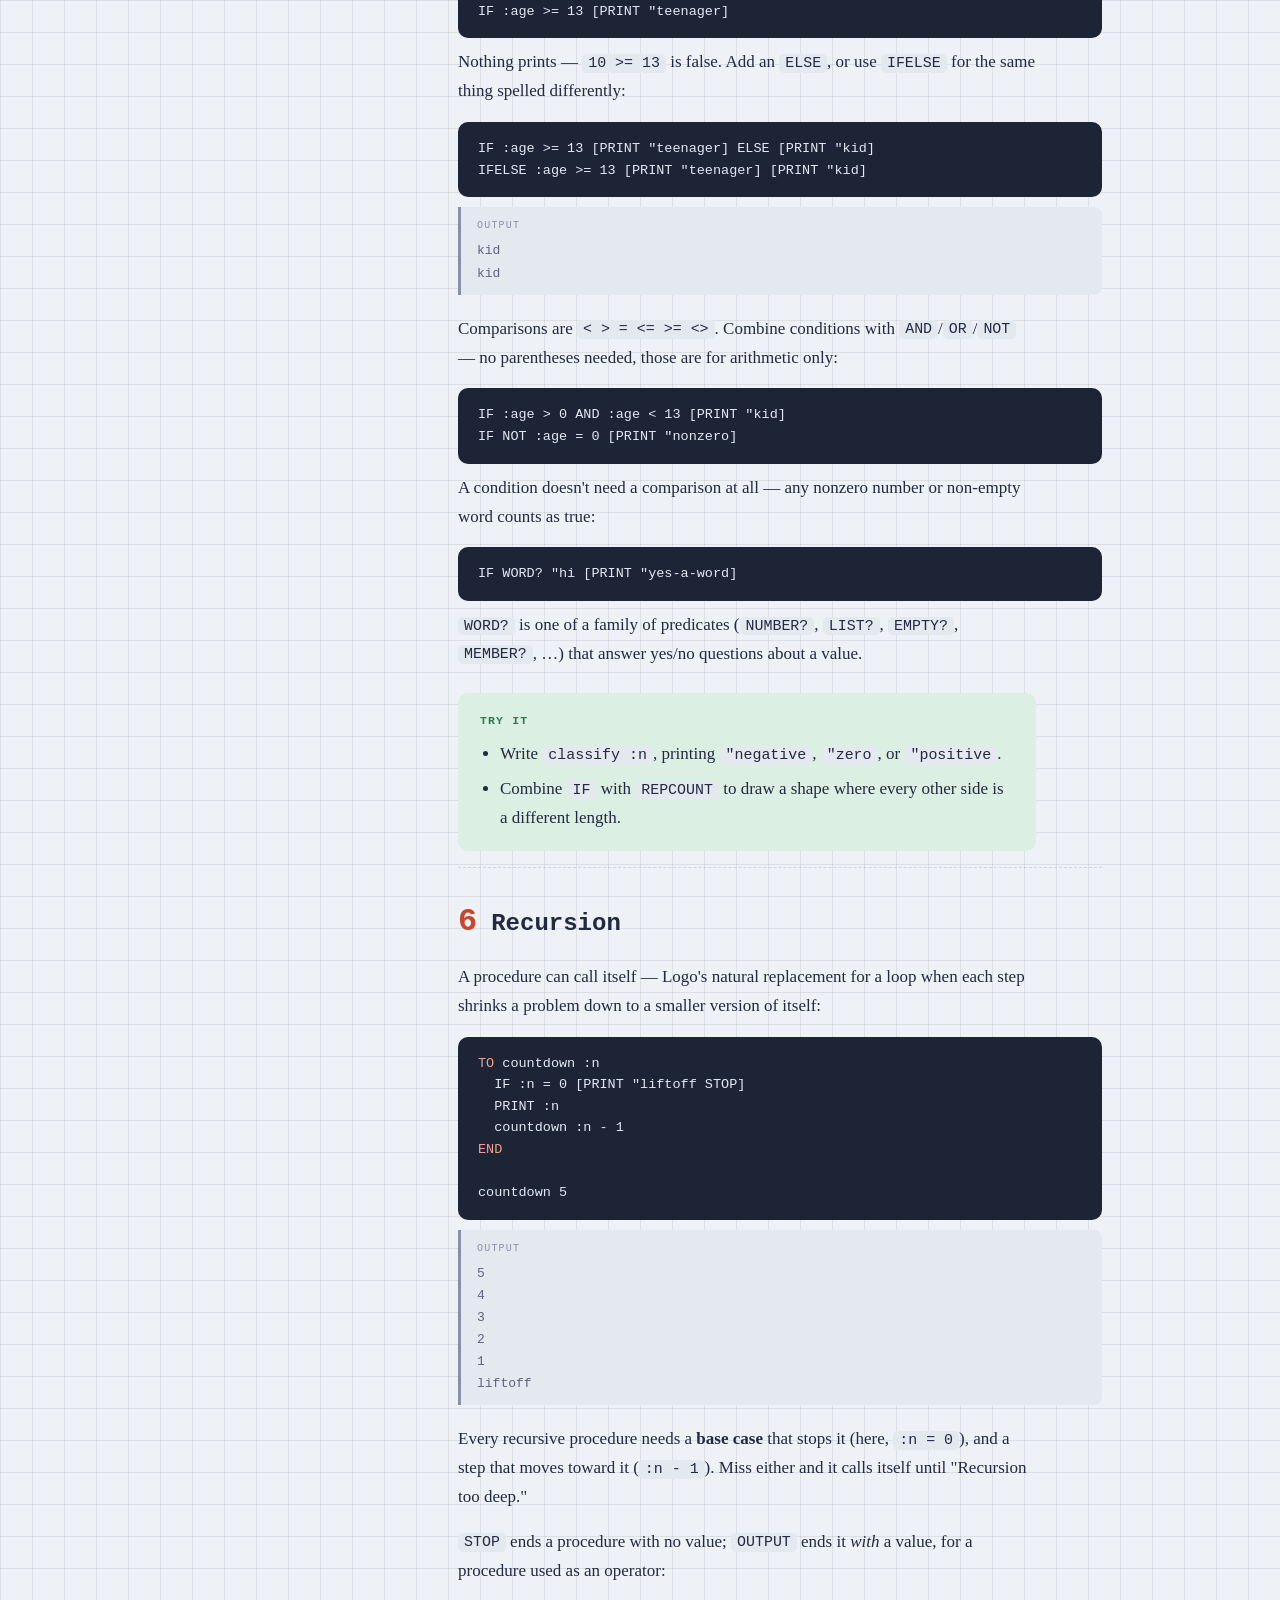
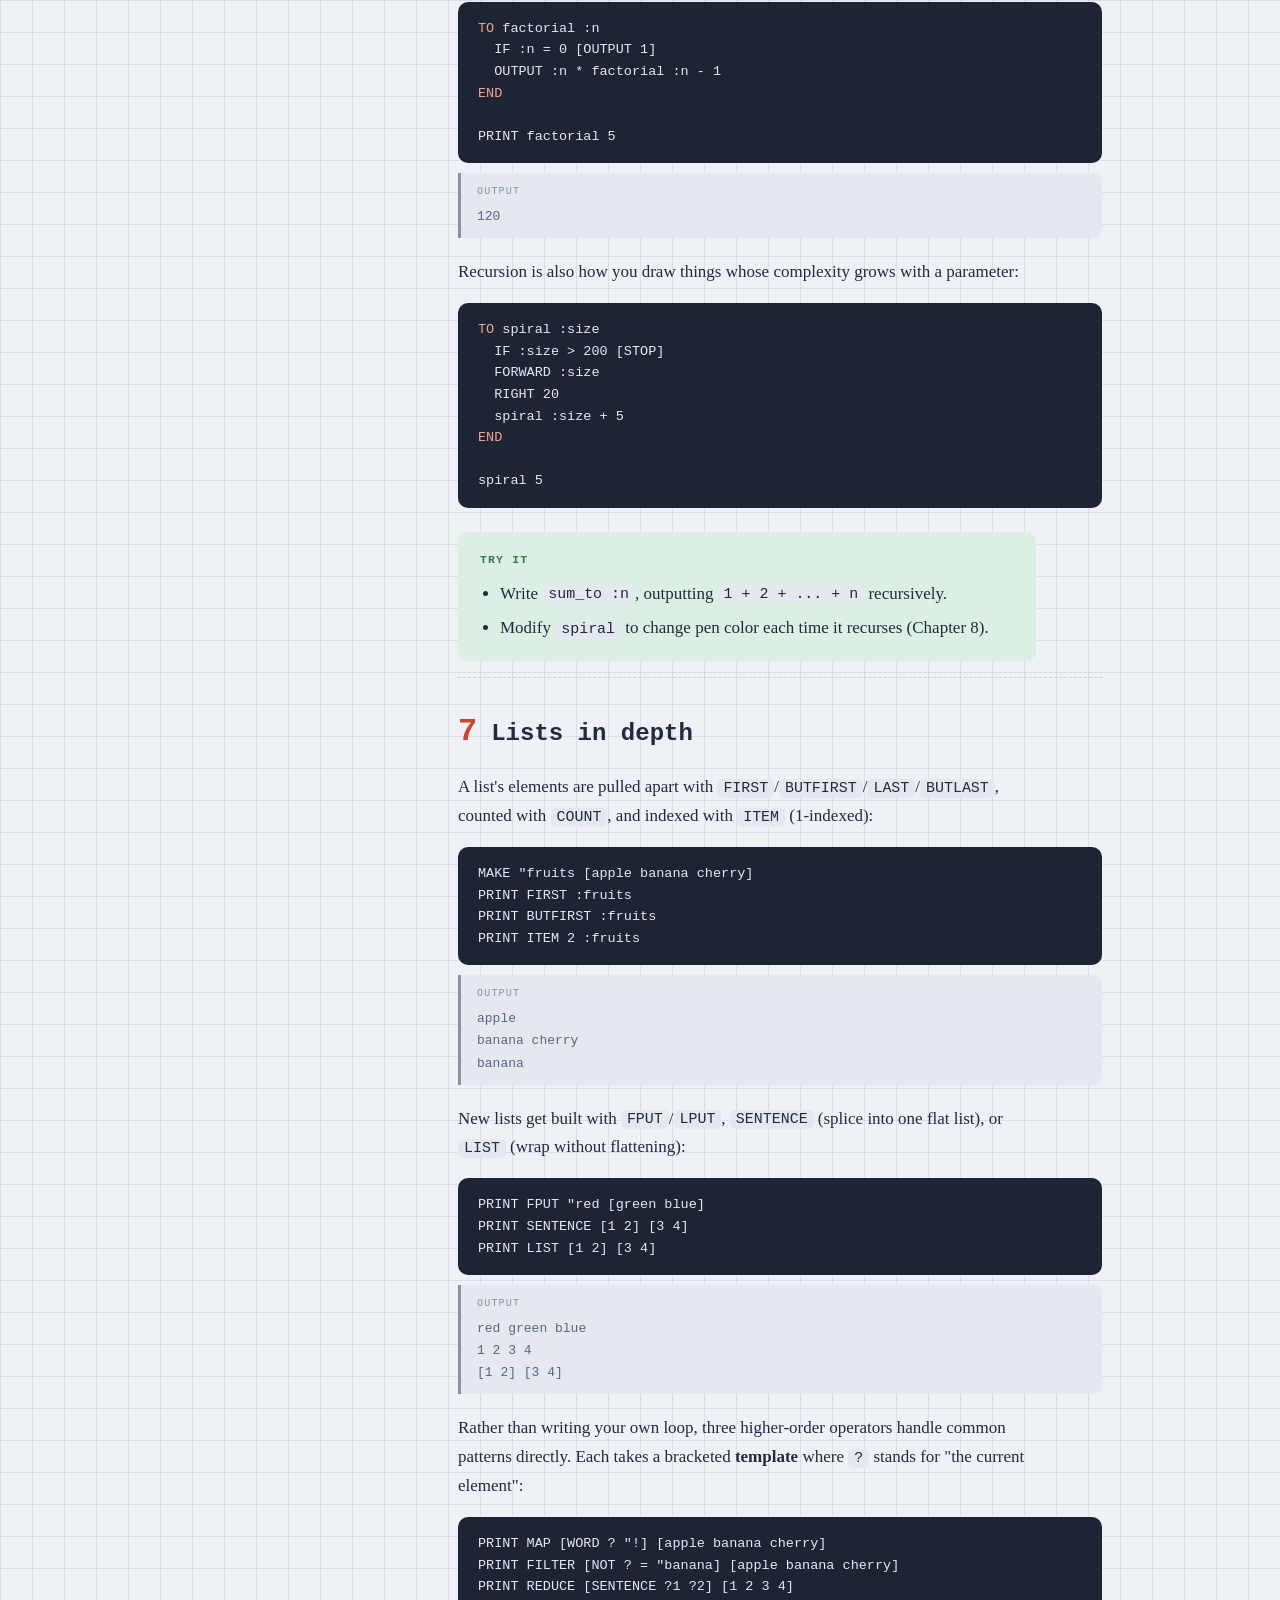
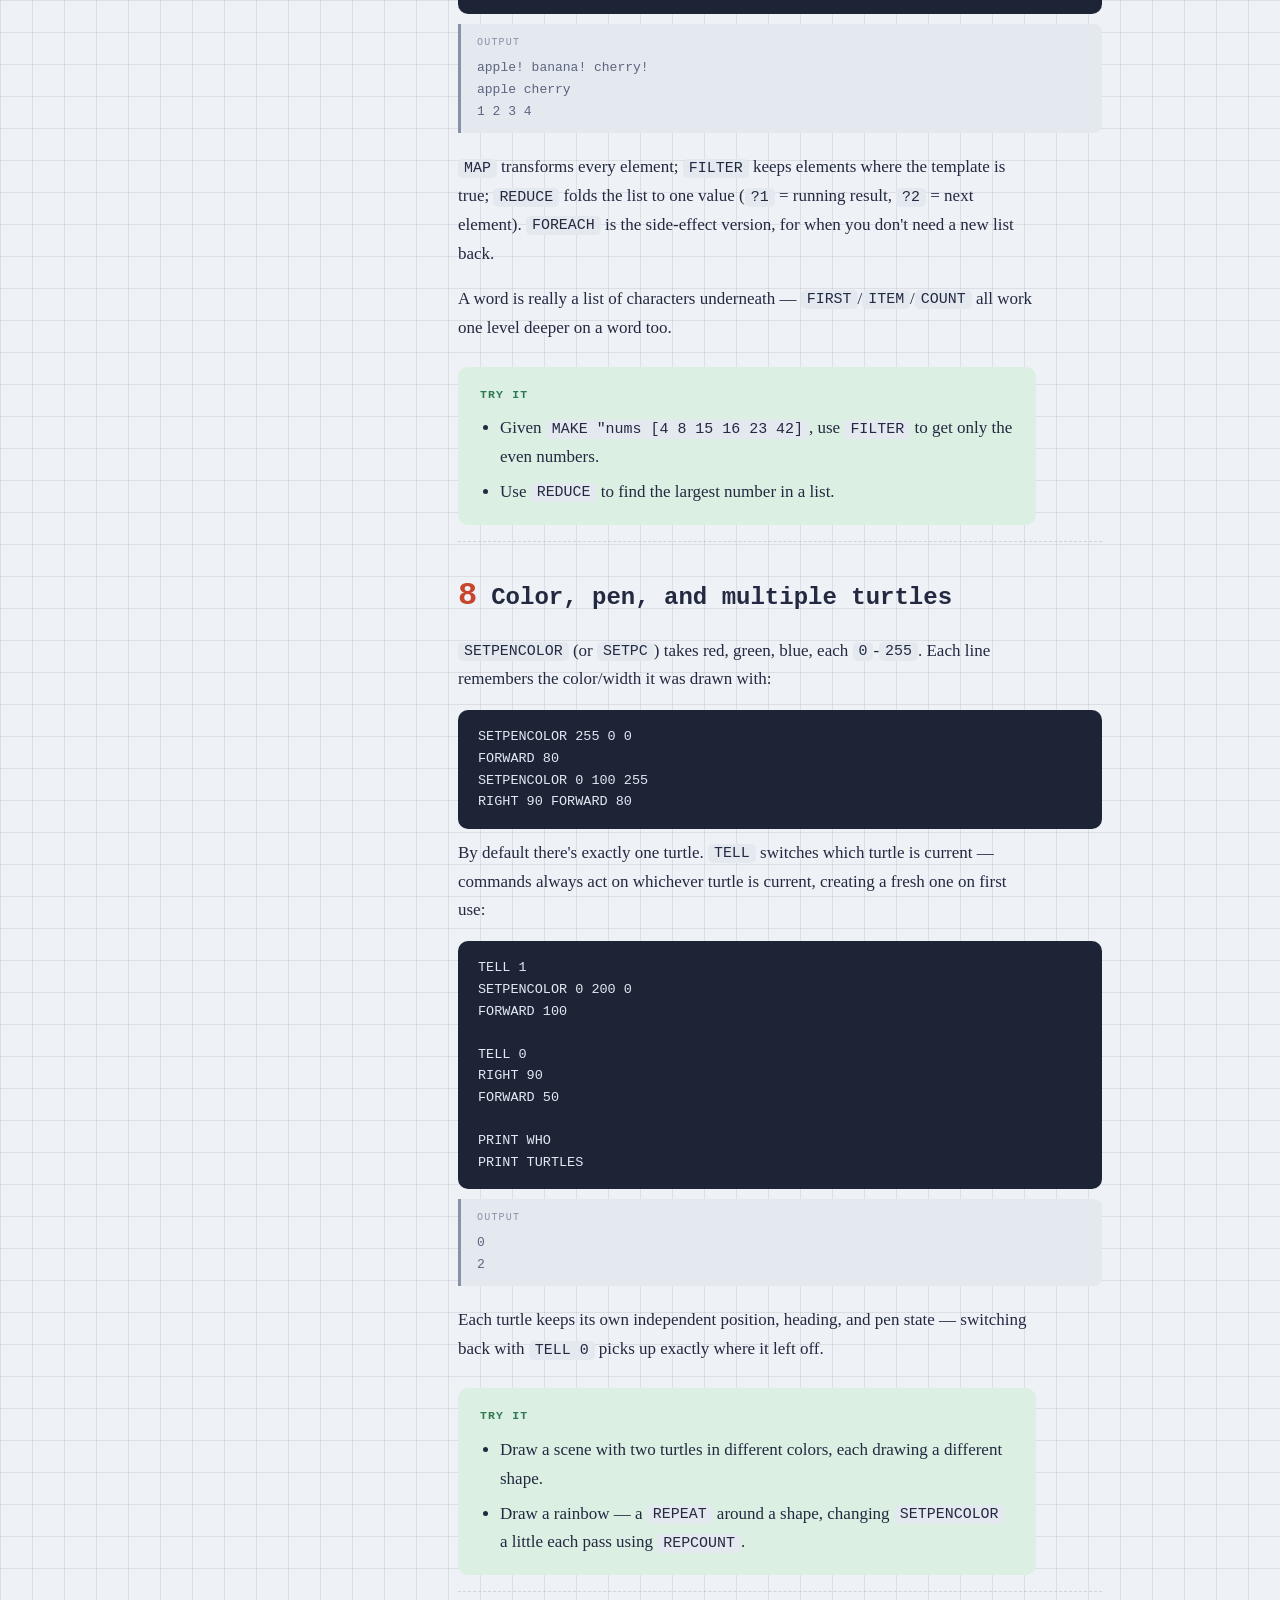
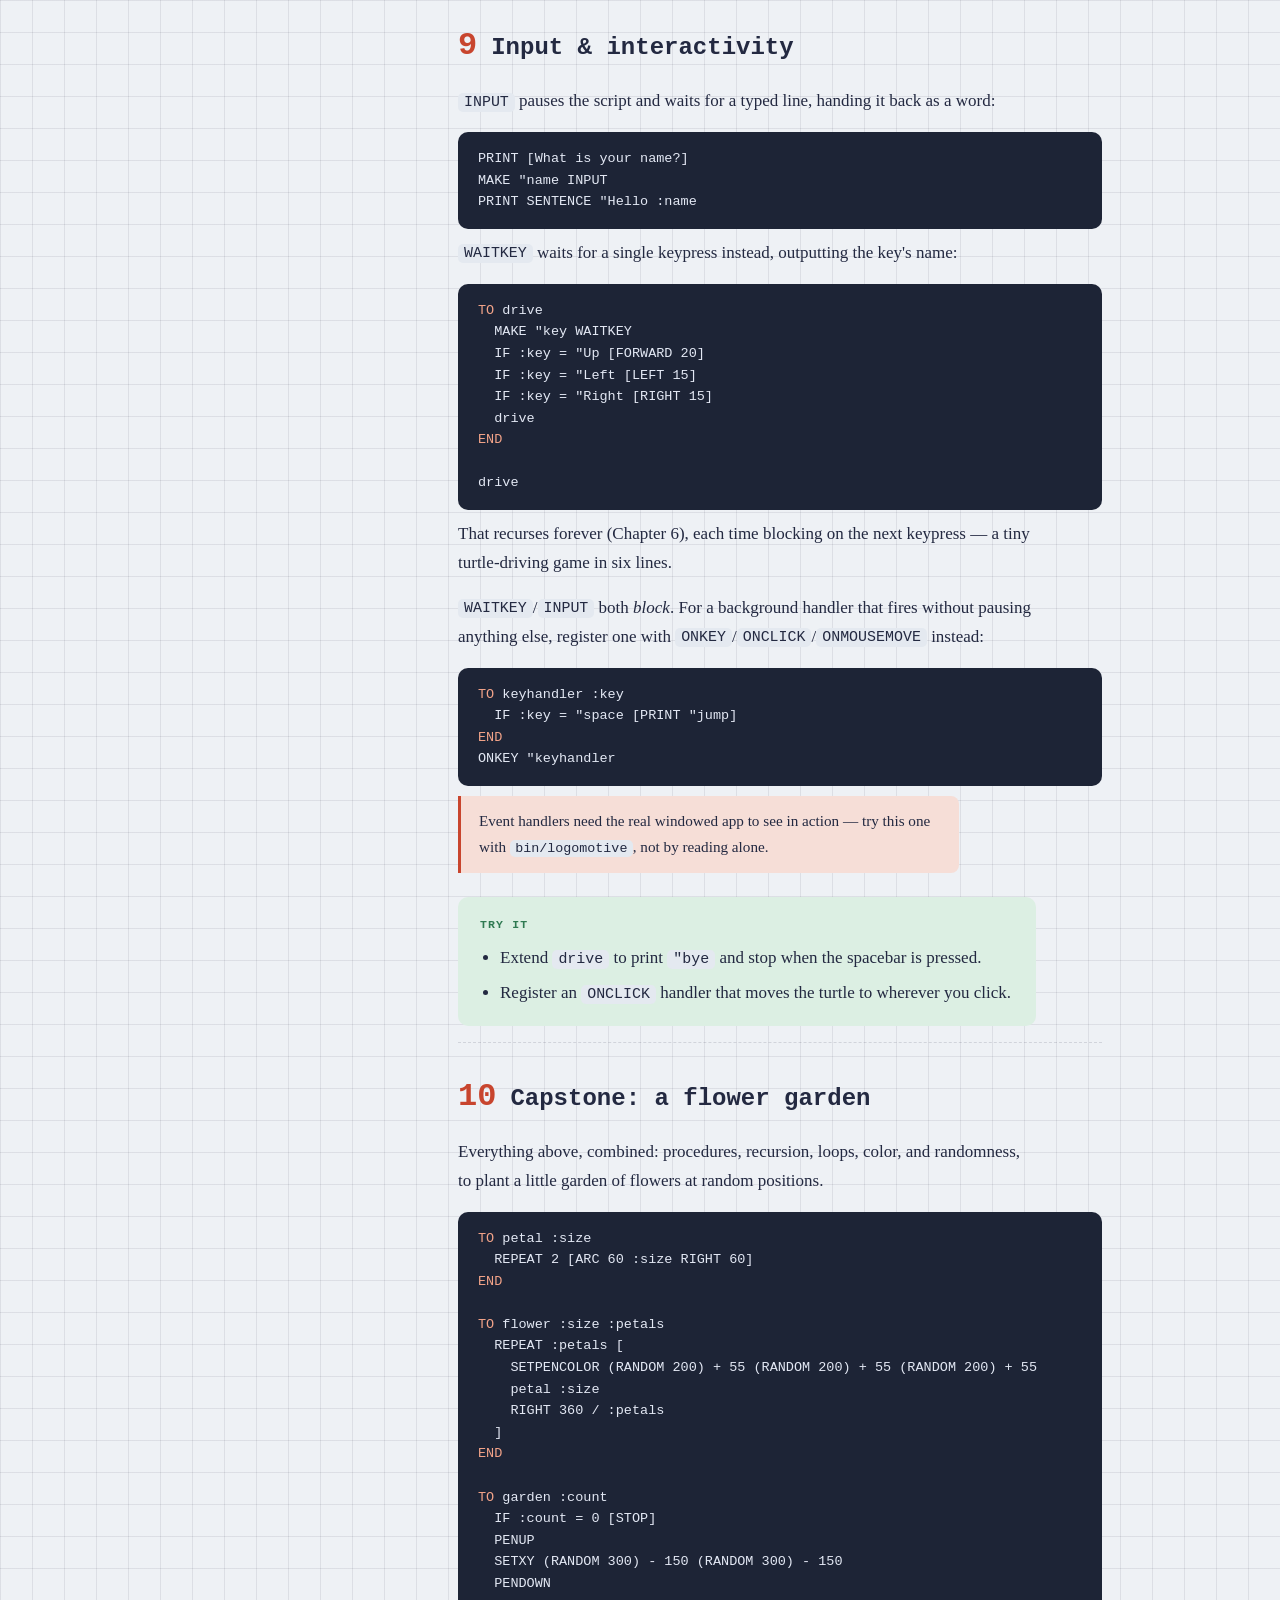
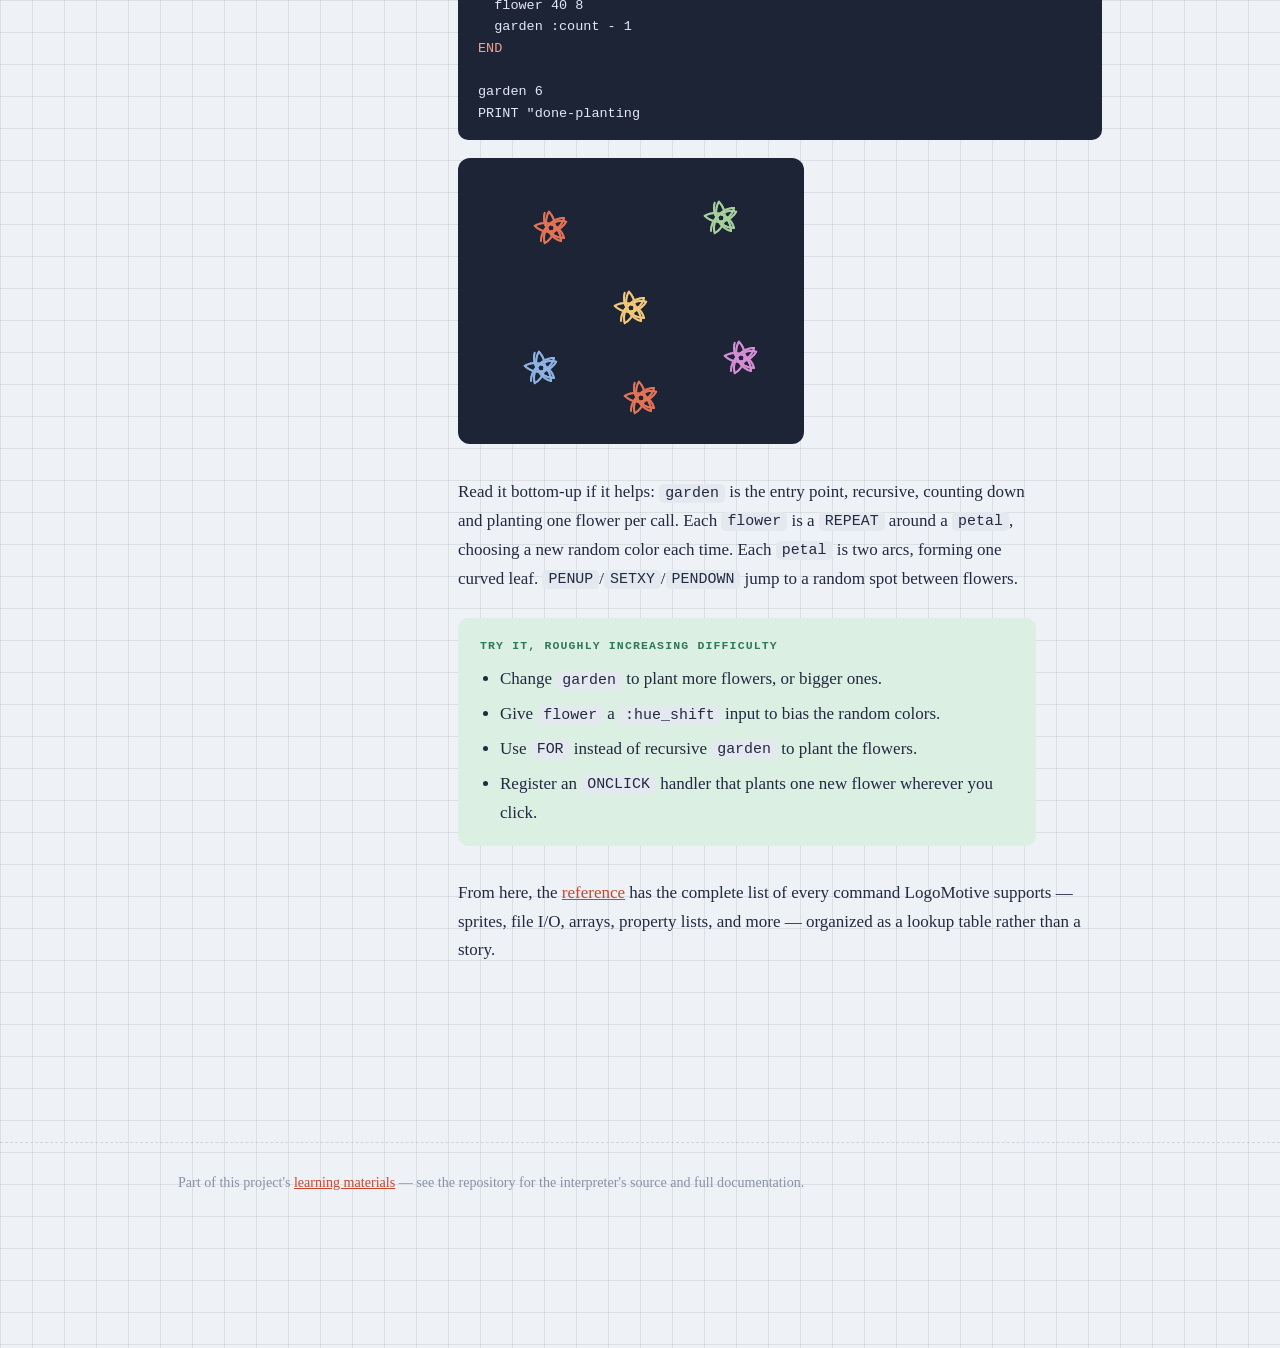
<file: website/tutorial.html>
<!doctype html>
<html lang="en">
<head>
<meta charset="utf-8">
<meta name="viewport" content="width=device-width, initial-scale=1">
<title>Tutorial — Learning LogoMotive</title>
<link rel="icon" type="image/svg+xml" href="assets/turtle-mark.svg">
<link rel="stylesheet" href="assets/style.css">
</head>
<body>

<header class="site-header">
  <div class="site-header-inner">
    <a class="site-logo" href="index.html">
      <svg class="logo-mark" viewBox="-50 -50 100 100" aria-hidden="true">
        <path class="trail" d="M -22,24 A 22,22 0 0 1 -3,-20" stroke-width="9" fill="none" stroke-linecap="round"/>
        <path class="turtle" d="M 0,-30 L 21,30 L -21,30 Z" transform="rotate(-14)"/>
      </svg>
      LogoMotive
    </a>
    <nav class="site-nav">
      <a href="index.html">Home</a>
      <a href="tutorial.html" class="current">Tutorial</a>
      <a href="tutorial-2.html">Tutorial II</a>
      <a href="tutorial-3.html">Tutorial III</a>
      <a href="reference.html">Reference</a>
      <a href="macos.html">macOS</a>
      <a href="linux.html">Linux</a>
      <a href="windows.html">Windows</a>
      <a href="https://github.com/hansolovkarlsson/LogoMotive/releases" target="_blank" rel="noopener">Releases</a>
    </nav>
    <a class="site-github" href="https://github.com/hansolovkarlsson/LogoMotive" target="_blank" rel="noopener">GitHub &#8599;</a>
  </div>
</header>

<div class="wrap narrow">

  <div class="tutorial-hero">
    <div>
      <p class="eyebrow">A from-scratch tutorial</p>
      <h1 class="title">Learning LogoMotive</h1>
      <p class="lede">
        Turtles, turns, and a language built entirely out of them.
        No prior programming experience assumed &mdash; every example
        here has actually been run against the real interpreter before
        being written down.
      </p>
      <div class="hero-actions">
        <a class="btn primary" href="#ch1">Start reading &rarr;</a>
        <a class="btn" href="#ch10">Jump to the capstone</a>
      </div>
    </div>
    <div>
      <div class="hero-canvas-frame">
        <canvas id="hero-canvas" width="440" height="360"></canvas>
      </div>
      <p class="hero-canvas-caption">REPEAT 90 [FORWARD REPCOUNT * 1.6 RIGHT 61]</p>
    </div>
  </div>

  <div class="layout">
    <nav class="chapter-toc">
      <p class="toc-label">Contents</p>
      <ol>
        <li><a href="#ch1"><span class="num">1</span>Turtle basics</a></li>
        <li><a href="#ch2"><span class="num">2</span>Repetition</a></li>
        <li><a href="#ch3"><span class="num">3</span>Procedures</a></li>
        <li><a href="#ch4"><span class="num">4</span>Variables &amp; data</a></li>
        <li><a href="#ch5"><span class="num">5</span>Conditionals</a></li>
        <li><a href="#ch6"><span class="num">6</span>Recursion</a></li>
        <li><a href="#ch7"><span class="num">7</span>Lists in depth</a></li>
        <li><a href="#ch8"><span class="num">8</span>Color &amp; turtles</a></li>
        <li><a href="#ch9"><span class="num">9</span>Input &amp; events</a></li>
        <li><a href="#ch10"><span class="num">10</span>Capstone</a></li>
      </ol>
    </nav>

    <main>

      <div class="howto">
        <h2>How to run these examples</h2>
        <p>Save a chapter's example into a file, say <code class="inline">try.logo</code>, and run <code class="inline">bin/logomotive try.logo</code> from this project's root.</p>
        <p>A window opens with the turtle's canvas on one side and a history pane on the other. You can also just type commands straight into the entry box at the bottom instead of saving a file first.</p>
      </div>

      <section class="chapter" id="ch1">
        <div class="chapter-head"><span class="chapter-num">1</span><h2>Turtle basics</h2></div>
        <p>Picture a turtle standing at the center of the canvas, facing up. It holds a pen. Tell it to move, and it drags the pen behind it &mdash; that trail is your drawing.</p>
        <pre class="code">FORWARD 100
RIGHT 90
FORWARD 100</pre>
        <p><code class="inline">FORWARD</code> (or <code class="inline">FD</code> for short) moves the turtle that many steps in the direction it's currently facing. <code class="inline">RIGHT</code> (<code class="inline">RT</code>) turns it clockwise by that many degrees, without moving it. <code class="inline">LEFT</code>/<code class="inline">LT</code> turns the other way, and <code class="inline">BACK</code>/<code class="inline">BK</code> moves backward.</p>
        <p>Run those three lines and you'll get two sides of a square. Typing the same pair of commands four times is exactly the kind of repetition a computer should be doing for you &mdash; the whole subject of the next chapter.</p>
        <p>Two more basics worth knowing now:</p>
        <pre class="code"><span class="kw">PENUP</span>
FORWARD 50    <span class="cm">; moves, but draws nothing</span>
<span class="kw">PENDOWN</span>
FORWARD 50    <span class="cm">; draws again</span></pre>
        <p><code class="inline">PENUP</code> lifts the pen so the turtle can reposition without leaving a line; <code class="inline">PENDOWN</code> puts it back down. <code class="inline">CLEAR</code> (<code class="inline">CS</code>) wipes the canvas and resets the turtle, for a fresh start.</p>
        <div class="tryit">
          <p class="label">Try it</p>
          <ul>
            <li>Draw a triangle (three <code class="inline">FORWARD</code>/<code class="inline">RIGHT 120</code> pairs).</li>
            <li>Draw a shape with a gap in one side, using <code class="inline">PENUP</code>/<code class="inline">PENDOWN</code>.</li>
          </ul>
        </div>
      </section>

      <section class="chapter" id="ch2">
        <div class="chapter-head"><span class="chapter-num">2</span><h2>Repetition</h2></div>
        <p><code class="inline">REPEAT</code> runs a block of commands a fixed number of times. The block goes in square brackets:</p>
        <pre class="code">REPEAT 4 [FORWARD 100 RIGHT 90]</pre>
        <div class="diagram-frame"><canvas id="dg-square" width="180" height="150"></canvas></div>
        <p>That one line draws the whole square from Chapter 1. The general shape is "however many sides, turn <code class="inline">360 / sides</code> degrees each time":</p>
        <pre class="code">REPEAT 6 [FORWARD 60 RIGHT 360 / 6]     <span class="cm">; a hexagon</span>
REPEAT 100 [FORWARD 2 RIGHT 3.6]        <span class="cm">; enough tiny sides to look like a circle</span></pre>
        <p>Inside a <code class="inline">REPEAT</code>, the operator <code class="inline">REPCOUNT</code> tells you which pass you're currently on, counting from 1:</p>
        <pre class="code">REPEAT 5 [PRINT REPCOUNT]</pre>
        <div class="output">1
2
3
4
5</div>
        <p>That's useful for shapes that change slightly each time around &mdash; a spiral, where each side is a little longer than the last:</p>
        <pre class="code">REPEAT 20 [FORWARD REPCOUNT * 5 RIGHT 90]</pre>
        <div class="diagram-frame"><canvas id="dg-spiral" width="220" height="200"></canvas></div>
        <p>There's also <code class="inline">WHILE</code>, for when you don't know the count in advance &mdash; it re-checks its condition before every pass:</p>
        <pre class="code">MAKE "steps 0
WHILE :steps < 4 [
  FORWARD 100
  RIGHT 90
  MAKE "steps :steps + 1
]</pre>
        <p>And <code class="inline">FOR</code> bundles the counter into the loop itself:</p>
        <pre class="code">FOR [i 1 5] [PRINT :i]</pre>
        <div class="output">1
2
3
4
5</div>
        <div class="tryit">
          <p class="label">Try it</p>
          <ul>
            <li>Draw a five-pointed star with one <code class="inline">REPEAT</code> (hint: the turn angle for a star isn't <code class="inline">360 / sides</code>).</li>
            <li>Use <code class="inline">REPCOUNT</code> to draw a spiral of squares, each one bigger than the last.</li>
          </ul>
        </div>
      </section>

      <section class="chapter" id="ch3">
        <div class="chapter-head"><span class="chapter-num">3</span><h2>Procedures</h2></div>
        <p>Once a shape is worth drawing more than once, give it a name. <code class="inline">TO</code> starts a definition, <code class="inline">END</code> closes it:</p>
        <pre class="code"><span class="kw">TO</span> square
  REPEAT 4 [FORWARD 100 RIGHT 90]
<span class="kw">END</span>

square
square</pre>
        <p>Now <code class="inline">square</code> is a command, exactly like <code class="inline">FORWARD</code> or <code class="inline">REPEAT</code>. But a square that's always the same size isn't very useful &mdash; give the procedure an input:</p>
        <pre class="code"><span class="kw">TO</span> square :size
  REPEAT 4 [FORWARD :size RIGHT 90]
<span class="kw">END</span>

square 100
square 30</pre>
        <p><code class="inline">:size</code> inside the procedure stands for whatever value was passed when it was called. A procedure can take up to eight inputs, and procedures can call each other &mdash; that's how you build anything non-trivial:</p>
        <pre class="code"><span class="kw">TO</span> triangle :size
  REPEAT 3 [FORWARD :size RIGHT 120]
<span class="kw">END</span>

<span class="kw">TO</span> house :size
  square :size
  PENUP FORWARD :size PENDOWN
  triangle :size
<span class="kw">END</span>

house 80</pre>
        <div class="tryit">
          <p class="label">Try it</p>
          <ul>
            <li>Write a <code class="inline">polygon :sides :size</code> procedure that draws any regular polygon.</li>
            <li>Write a procedure that draws a row of houses using a <code class="inline">REPEAT</code> around a call to <code class="inline">house</code>.</li>
          </ul>
        </div>
      </section>

      <section class="chapter" id="ch4">
        <div class="chapter-head"><span class="chapter-num">4</span><h2>Variables &amp; data</h2></div>
        <p><code class="inline">MAKE</code> creates or updates a variable; <code class="inline">:name</code> reads it back:</p>
        <pre class="code">MAKE "size 50
FORWARD :size
MAKE "size :size + 10
FORWARD :size</pre>
        <div class="note">
          The quote before <code class="inline">size</code> in <code class="inline">MAKE "size ...</code> means "the word <code class="inline">size</code> itself" &mdash; <code class="inline">MAKE</code> needs to know <em>which</em> variable to set. <code class="inline">:size</code> means the opposite: "the value currently stored in <code class="inline">size</code>." Mixing these two up is the single most common beginner mistake in Logo.
        </div>
        <p>Numbers work as you'd expect (<code class="inline">+ - * /</code>, with <code class="inline">*</code>/<code class="inline">/</code> binding tighter, and parentheses for grouping):</p>
        <pre class="code">PRINT (2 + 3) * 4
PRINT SQRT 16
PRINT ROUND 3.7</pre>
        <div class="output">20
4
4</div>
        <p>Words and lists are the other two kinds of data. A word is text, written with a leading quote (<code class="inline">"hello</code>); a list is a bracketed sequence of things:</p>
        <pre class="code">MAKE "greeting "hello
MAKE "colors [red green blue]
PRINT :greeting
PRINT :colors</pre>
        <div class="output">hello
red green blue</div>
        <div class="tryit">
          <p class="label">Try it</p>
          <ul>
            <li>Store your name in a variable and <code class="inline">PRINT SENTENCE "Hello :yourname</code>.</li>
            <li>Write a procedure that takes a <code class="inline">:size</code> input, doubles it into a variable, and draws a square with that doubled size.</li>
          </ul>
        </div>
      </section>

      <section class="chapter" id="ch5">
        <div class="chapter-head"><span class="chapter-num">5</span><h2>Conditionals</h2></div>
        <p><code class="inline">IF</code> runs a block only when a condition is true:</p>
        <pre class="code">MAKE "age 10
IF :age >= 13 [PRINT "teenager]</pre>
        <p>Nothing prints &mdash; <code class="inline">10 >= 13</code> is false. Add an <code class="inline">ELSE</code>, or use <code class="inline">IFELSE</code> for the same thing spelled differently:</p>
        <pre class="code">IF :age >= 13 [PRINT "teenager] ELSE [PRINT "kid]
IFELSE :age >= 13 [PRINT "teenager] [PRINT "kid]</pre>
        <div class="output">kid
kid</div>
        <p>Comparisons are <code class="inline">&lt; &gt; = &lt;= &gt;= &lt;&gt;</code>. Combine conditions with <code class="inline">AND</code>/<code class="inline">OR</code>/<code class="inline">NOT</code> &mdash; no parentheses needed, those are for arithmetic only:</p>
        <pre class="code">IF :age > 0 AND :age < 13 [PRINT "kid]
IF NOT :age = 0 [PRINT "nonzero]</pre>
        <p>A condition doesn't need a comparison at all &mdash; any nonzero number or non-empty word counts as true:</p>
        <pre class="code">IF WORD? "hi [PRINT "yes-a-word]</pre>
        <p><code class="inline">WORD?</code> is one of a family of predicates (<code class="inline">NUMBER?</code>, <code class="inline">LIST?</code>, <code class="inline">EMPTY?</code>, <code class="inline">MEMBER?</code>, &hellip;) that answer yes/no questions about a value.</p>
        <div class="tryit">
          <p class="label">Try it</p>
          <ul>
            <li>Write <code class="inline">classify :n</code>, printing <code class="inline">"negative</code>, <code class="inline">"zero</code>, or <code class="inline">"positive</code>.</li>
            <li>Combine <code class="inline">IF</code> with <code class="inline">REPCOUNT</code> to draw a shape where every other side is a different length.</li>
          </ul>
        </div>
      </section>

      <section class="chapter" id="ch6">
        <div class="chapter-head"><span class="chapter-num">6</span><h2>Recursion</h2></div>
        <p>A procedure can call itself &mdash; Logo's natural replacement for a loop when each step shrinks a problem down to a smaller version of itself:</p>
        <pre class="code"><span class="kw">TO</span> countdown :n
  IF :n = 0 [PRINT "liftoff STOP]
  PRINT :n
  countdown :n - 1
<span class="kw">END</span>

countdown 5</pre>
        <div class="output">5
4
3
2
1
liftoff</div>
        <p>Every recursive procedure needs a <strong>base case</strong> that stops it (here, <code class="inline">:n = 0</code>), and a step that moves toward it (<code class="inline">:n - 1</code>). Miss either and it calls itself until "Recursion too deep."</p>
        <p><code class="inline">STOP</code> ends a procedure with no value; <code class="inline">OUTPUT</code> ends it <em>with</em> a value, for a procedure used as an operator:</p>
        <pre class="code"><span class="kw">TO</span> factorial :n
  IF :n = 0 [OUTPUT 1]
  OUTPUT :n * factorial :n - 1
<span class="kw">END</span>

PRINT factorial 5</pre>
        <div class="output">120</div>
        <p>Recursion is also how you draw things whose complexity grows with a parameter:</p>
        <pre class="code"><span class="kw">TO</span> spiral :size
  IF :size > 200 [STOP]
  FORWARD :size
  RIGHT 20
  spiral :size + 5
<span class="kw">END</span>

spiral 5</pre>
        <div class="tryit">
          <p class="label">Try it</p>
          <ul>
            <li>Write <code class="inline">sum_to :n</code>, outputting <code class="inline">1 + 2 + ... + n</code> recursively.</li>
            <li>Modify <code class="inline">spiral</code> to change pen color each time it recurses (Chapter 8).</li>
          </ul>
        </div>
      </section>

      <section class="chapter" id="ch7">
        <div class="chapter-head"><span class="chapter-num">7</span><h2>Lists in depth</h2></div>
        <p>A list's elements are pulled apart with <code class="inline">FIRST</code>/<code class="inline">BUTFIRST</code>/<code class="inline">LAST</code>/<code class="inline">BUTLAST</code>, counted with <code class="inline">COUNT</code>, and indexed with <code class="inline">ITEM</code> (1-indexed):</p>
        <pre class="code">MAKE "fruits [apple banana cherry]
PRINT FIRST :fruits
PRINT BUTFIRST :fruits
PRINT ITEM 2 :fruits</pre>
        <div class="output">apple
banana cherry
banana</div>
        <p>New lists get built with <code class="inline">FPUT</code>/<code class="inline">LPUT</code>, <code class="inline">SENTENCE</code> (splice into one flat list), or <code class="inline">LIST</code> (wrap without flattening):</p>
        <pre class="code">PRINT FPUT "red [green blue]
PRINT SENTENCE [1 2] [3 4]
PRINT LIST [1 2] [3 4]</pre>
        <div class="output">red green blue
1 2 3 4
[1 2] [3 4]</div>
        <p>Rather than writing your own loop, three higher-order operators handle common patterns directly. Each takes a bracketed <strong>template</strong> where <code class="inline">?</code> stands for "the current element":</p>
        <pre class="code">PRINT MAP [WORD ? "!] [apple banana cherry]
PRINT FILTER [NOT ? = "banana] [apple banana cherry]
PRINT REDUCE [SENTENCE ?1 ?2] [1 2 3 4]</pre>
        <div class="output">apple! banana! cherry!
apple cherry
1 2 3 4</div>
        <p><code class="inline">MAP</code> transforms every element; <code class="inline">FILTER</code> keeps elements where the template is true; <code class="inline">REDUCE</code> folds the list to one value (<code class="inline">?1</code> = running result, <code class="inline">?2</code> = next element). <code class="inline">FOREACH</code> is the side-effect version, for when you don't need a new list back.</p>
        <p>A word is really a list of characters underneath &mdash; <code class="inline">FIRST</code>/<code class="inline">ITEM</code>/<code class="inline">COUNT</code> all work one level deeper on a word too.</p>
        <div class="tryit">
          <p class="label">Try it</p>
          <ul>
            <li>Given <code class="inline">MAKE "nums [4 8 15 16 23 42]</code>, use <code class="inline">FILTER</code> to get only the even numbers.</li>
            <li>Use <code class="inline">REDUCE</code> to find the largest number in a list.</li>
          </ul>
        </div>
      </section>

      <section class="chapter" id="ch8">
        <div class="chapter-head"><span class="chapter-num">8</span><h2>Color, pen, and multiple turtles</h2></div>
        <p><code class="inline">SETPENCOLOR</code> (or <code class="inline">SETPC</code>) takes red, green, blue, each <code class="inline">0</code>-<code class="inline">255</code>. Each line remembers the color/width it was drawn with:</p>
        <pre class="code">SETPENCOLOR 255 0 0
FORWARD 80
SETPENCOLOR 0 100 255
RIGHT 90 FORWARD 80</pre>
        <p>By default there's exactly one turtle. <code class="inline">TELL</code> switches which turtle is current &mdash; commands always act on whichever turtle is current, creating a fresh one on first use:</p>
        <pre class="code">TELL 1
SETPENCOLOR 0 200 0
FORWARD 100

TELL 0
RIGHT 90
FORWARD 50

PRINT WHO
PRINT TURTLES</pre>
        <div class="output">0
2</div>
        <p>Each turtle keeps its own independent position, heading, and pen state &mdash; switching back with <code class="inline">TELL 0</code> picks up exactly where it left off.</p>
        <div class="tryit">
          <p class="label">Try it</p>
          <ul>
            <li>Draw a scene with two turtles in different colors, each drawing a different shape.</li>
            <li>Draw a rainbow &mdash; a <code class="inline">REPEAT</code> around a shape, changing <code class="inline">SETPENCOLOR</code> a little each pass using <code class="inline">REPCOUNT</code>.</li>
          </ul>
        </div>
      </section>

      <section class="chapter" id="ch9">
        <div class="chapter-head"><span class="chapter-num">9</span><h2>Input &amp; interactivity</h2></div>
        <p><code class="inline">INPUT</code> pauses the script and waits for a typed line, handing it back as a word:</p>
        <pre class="code">PRINT [What is your name?]
MAKE "name INPUT
PRINT SENTENCE "Hello :name</pre>
        <p><code class="inline">WAITKEY</code> waits for a single keypress instead, outputting the key's name:</p>
        <pre class="code"><span class="kw">TO</span> drive
  MAKE "key WAITKEY
  IF :key = "Up [FORWARD 20]
  IF :key = "Left [LEFT 15]
  IF :key = "Right [RIGHT 15]
  drive
<span class="kw">END</span>

drive</pre>
        <p>That recurses forever (Chapter 6), each time blocking on the next keypress &mdash; a tiny turtle-driving game in six lines.</p>
        <p><code class="inline">WAITKEY</code>/<code class="inline">INPUT</code> both <em>block</em>. For a background handler that fires without pausing anything else, register one with <code class="inline">ONKEY</code>/<code class="inline">ONCLICK</code>/<code class="inline">ONMOUSEMOVE</code> instead:</p>
        <pre class="code"><span class="kw">TO</span> keyhandler :key
  IF :key = "space [PRINT "jump]
<span class="kw">END</span>
ONKEY "keyhandler</pre>
        <div class="note">
          Event handlers need the real windowed app to see in action &mdash; try this one with <code class="inline">bin/logomotive</code>, not by reading alone.
        </div>
        <div class="tryit">
          <p class="label">Try it</p>
          <ul>
            <li>Extend <code class="inline">drive</code> to print <code class="inline">"bye</code> and stop when the spacebar is pressed.</li>
            <li>Register an <code class="inline">ONCLICK</code> handler that moves the turtle to wherever you click.</li>
          </ul>
        </div>
      </section>

      <section class="chapter" id="ch10">
        <div class="chapter-head"><span class="chapter-num">10</span><h2>Capstone: a flower garden</h2></div>
        <p>Everything above, combined: procedures, recursion, loops, color, and randomness, to plant a little garden of flowers at random positions.</p>
        <pre class="code"><span class="kw">TO</span> petal :size
  REPEAT 2 [ARC 60 :size RIGHT 60]
<span class="kw">END</span>

<span class="kw">TO</span> flower :size :petals
  REPEAT :petals [
    SETPENCOLOR (RANDOM 200) + 55 (RANDOM 200) + 55 (RANDOM 200) + 55
    petal :size
    RIGHT 360 / :petals
  ]
<span class="kw">END</span>

<span class="kw">TO</span> garden :count
  IF :count = 0 [STOP]
  PENUP
  SETXY (RANDOM 300) - 150 (RANDOM 300) - 150
  PENDOWN
  flower 40 8
  garden :count - 1
<span class="kw">END</span>

garden 6
PRINT "done-planting</pre>
        <div class="diagram-frame"><canvas id="dg-garden" width="320" height="260"></canvas></div>
        <p>Read it bottom-up if it helps: <code class="inline">garden</code> is the entry point, recursive, counting down and planting one flower per call. Each <code class="inline">flower</code> is a <code class="inline">REPEAT</code> around a <code class="inline">petal</code>, choosing a new random color each time. Each <code class="inline">petal</code> is two arcs, forming one curved leaf. <code class="inline">PENUP</code>/<code class="inline">SETXY</code>/<code class="inline">PENDOWN</code> jump to a random spot between flowers.</p>
        <div class="tryit">
          <p class="label">Try it, roughly increasing difficulty</p>
          <ul>
            <li>Change <code class="inline">garden</code> to plant more flowers, or bigger ones.</li>
            <li>Give <code class="inline">flower</code> a <code class="inline">:hue_shift</code> input to bias the random colors.</li>
            <li>Use <code class="inline">FOR</code> instead of recursive <code class="inline">garden</code> to plant the flowers.</li>
            <li>Register an <code class="inline">ONCLICK</code> handler that plants one new flower wherever you click.</li>
          </ul>
        </div>
      </section>

      <p>From here, the <a href="reference.html">reference</a> has the complete list of every command LogoMotive supports &mdash; sprites, file I/O, arrays, property lists, and more &mdash; organized as a lookup table rather than a story.</p>

    </main>
  </div>
</div>


<footer class="site-footer">
  <div class="wrap narrow">
    Part of this project's <a href="index.html">learning materials</a> — see the repository for the interpreter's source and full documentation.
  </div>
</footer>

<script>
(function () {
  "use strict";
  var reduceMotion = window.matchMedia && window.matchMedia("(prefers-reduced-motion: reduce)").matches;

  // A tiny turtle-graphics interpreter, just enough for FORWARD/RIGHT/ARC,
  // used to render the diagram canvases the same way the real turtle would.
  function makeTurtle(ctx, cx, cy, strokeStyle) {
    var x = cx, y = cy, heading = 0; // 0 = up, clockwise like the real turtle
    ctx.strokeStyle = strokeStyle;
    ctx.lineWidth = 2;
    ctx.lineCap = "round";
    return {
      forward: function (d) {
        var rad = (heading - 90) * Math.PI / 180;
        var nx = x + Math.cos(rad) * d;
        var ny = y + Math.sin(rad) * d;
        ctx.beginPath();
        ctx.moveTo(x, y);
        ctx.lineTo(nx, ny);
        ctx.stroke();
        x = nx; y = ny;
      },
      right: function (deg) { heading += deg; },
      arc: function (angle, radius) {
        // Approximate ARC by stepping small FORWARD/RIGHT segments, same
        // shape the real turtle traces (angle degrees of a circle of
        // this radius), without needing real trig-heavy arc geometry.
        var steps = Math.max(6, Math.floor(Math.abs(angle) / 6));
        var step = angle / steps;
        var chord = 2 * radius * Math.sin((Math.abs(step) * Math.PI / 180) / 2);
        for (var i = 0; i < steps; i++) {
          this.right(step / 2);
          this.forward(chord);
          this.right(step / 2);
        }
      }
    };
  }

  function setupCanvas(id) {
    var canvas = document.getElementById(id);
    if (!canvas) return null;
    var dpr = window.devicePixelRatio || 1;
    var w = canvas.width, h = canvas.height;
    canvas.style.width = w + "px";
    canvas.style.height = h + "px";
    canvas.width = w * dpr;
    canvas.height = h * dpr;
    var ctx = canvas.getContext("2d");
    ctx.scale(dpr, dpr);
    return { ctx: ctx, w: w, h: h };
  }

  function drawSquareDiagram() {
    var c = setupCanvas("dg-square");
    if (!c) return;
    var t = makeTurtle(c.ctx, c.w / 2 - 45, c.h / 2 + 45, "#f2a389");
    for (var i = 0; i < 4; i++) { t.forward(90); t.right(90); }
  }

  function drawSpiralDiagram() {
    var c = setupCanvas("dg-spiral");
    if (!c) return;
    var t = makeTurtle(c.ctx, c.w / 2, c.h / 2 + 20, "#f2a389");
    for (var i = 1; i <= 20; i++) { t.forward(i * 4.2); t.right(90); }
  }

  // Mirrors the real TO petal/TO flower procedures from Chapter 10
  // exactly (REPEAT 2 [ARC 60 :size RIGHT 60], then REPEAT :petals
  // [petal :size RIGHT 360 / :petals]), just at diagram scale.
  function drawPetal(t, size) {
    for (var k = 0; k < 2; k++) { t.arc(60, size); t.right(60); }
  }
  function drawFlower(t, size, petals) {
    for (var p = 0; p < petals; p++) { drawPetal(t, size); t.right(360 / petals); }
  }

  function drawGardenDiagram() {
    var c = setupCanvas("dg-garden");
    if (!c) return;
    var colors = ["#e37457", "#a7d19c", "#f2c879", "#8fb3e3", "#d68fd6"];
    var positions = [[70,70],[240,60],[150,150],[60,210],[260,200],[160,240]];
    for (var i = 0; i < positions.length; i++) {
      var t = makeTurtle(c.ctx, positions[i][0], positions[i][1], colors[i % colors.length]);
      drawFlower(t, 20, 8);
    }
  }

  drawSquareDiagram();
  drawSpiralDiagram();
  drawGardenDiagram();

  // Hero: an animated growing spiral, redrawn from scratch every few
  // frames -- same shape as Chapter 2's own REPCOUNT spiral example.
  var hero = document.getElementById("hero-canvas");
  if (hero) {
    var dpr = window.devicePixelRatio || 1;
    var w = hero.width, h = hero.height;
    hero.style.width = w + "px";
    hero.style.height = h + "px";
    hero.width = w * dpr;
    hero.height = h * dpr;
    var hctx = hero.getContext("2d");
    hctx.scale(dpr, dpr);

    var n = 6;
    var maxN = 90;
    var growing = true;

    function renderHero() {
      hctx.clearRect(0, 0, w, h);
      var t = makeTurtle(hctx, w / 2, h / 2, "#f2a389");
      var hue = 0;
      for (var i = 1; i <= n; i++) {
        hctx.strokeStyle = "hsl(" + (14 + i * 2.4) + "deg 70% " + (62 + (i % 6)) + "%)";
        t.forward(i * 1.6);
        t.right(61);
      }
    }

    renderHero();

    if (!reduceMotion) {
      setInterval(function () {
        n += growing ? 1 : -1;
        if (n >= maxN) growing = false;
        if (n <= 6) growing = true;
        renderHero();
      }, 90);
    }
  }
})();
</script>

</body>
</html>
</file>
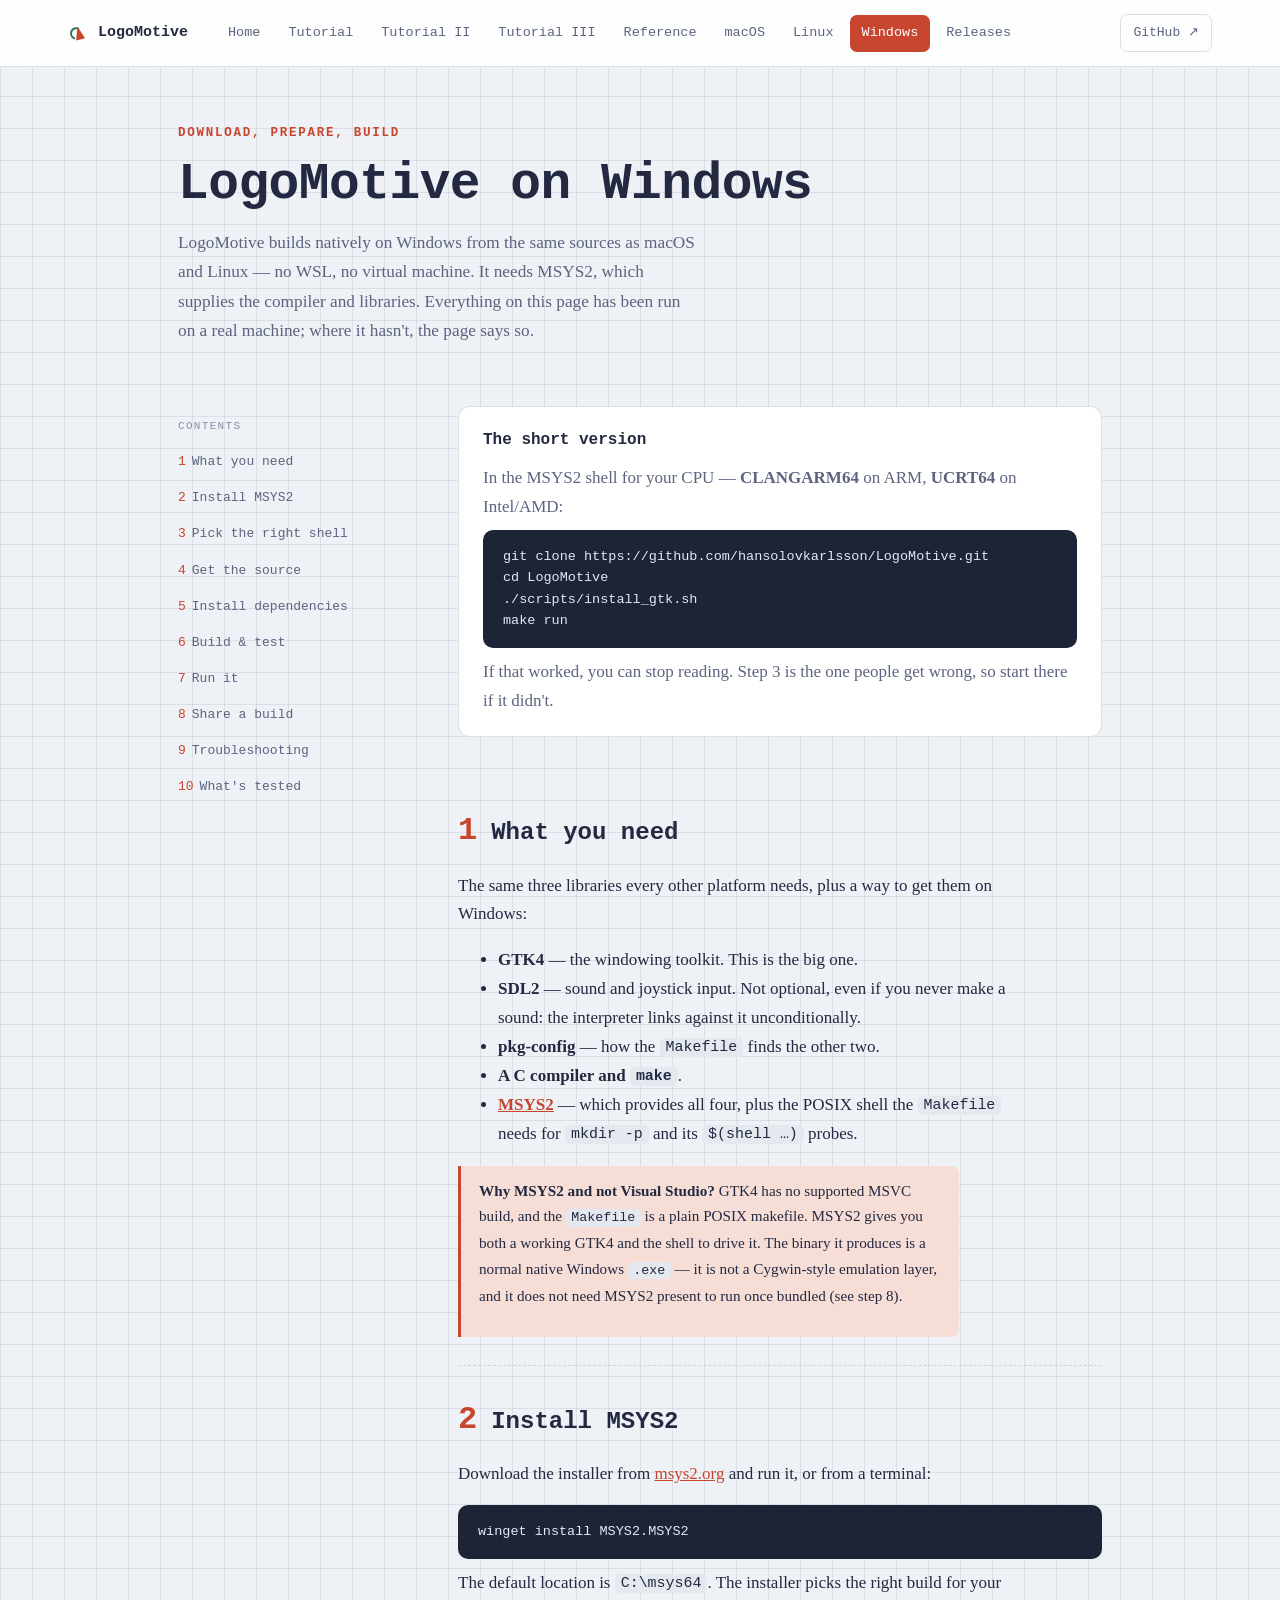
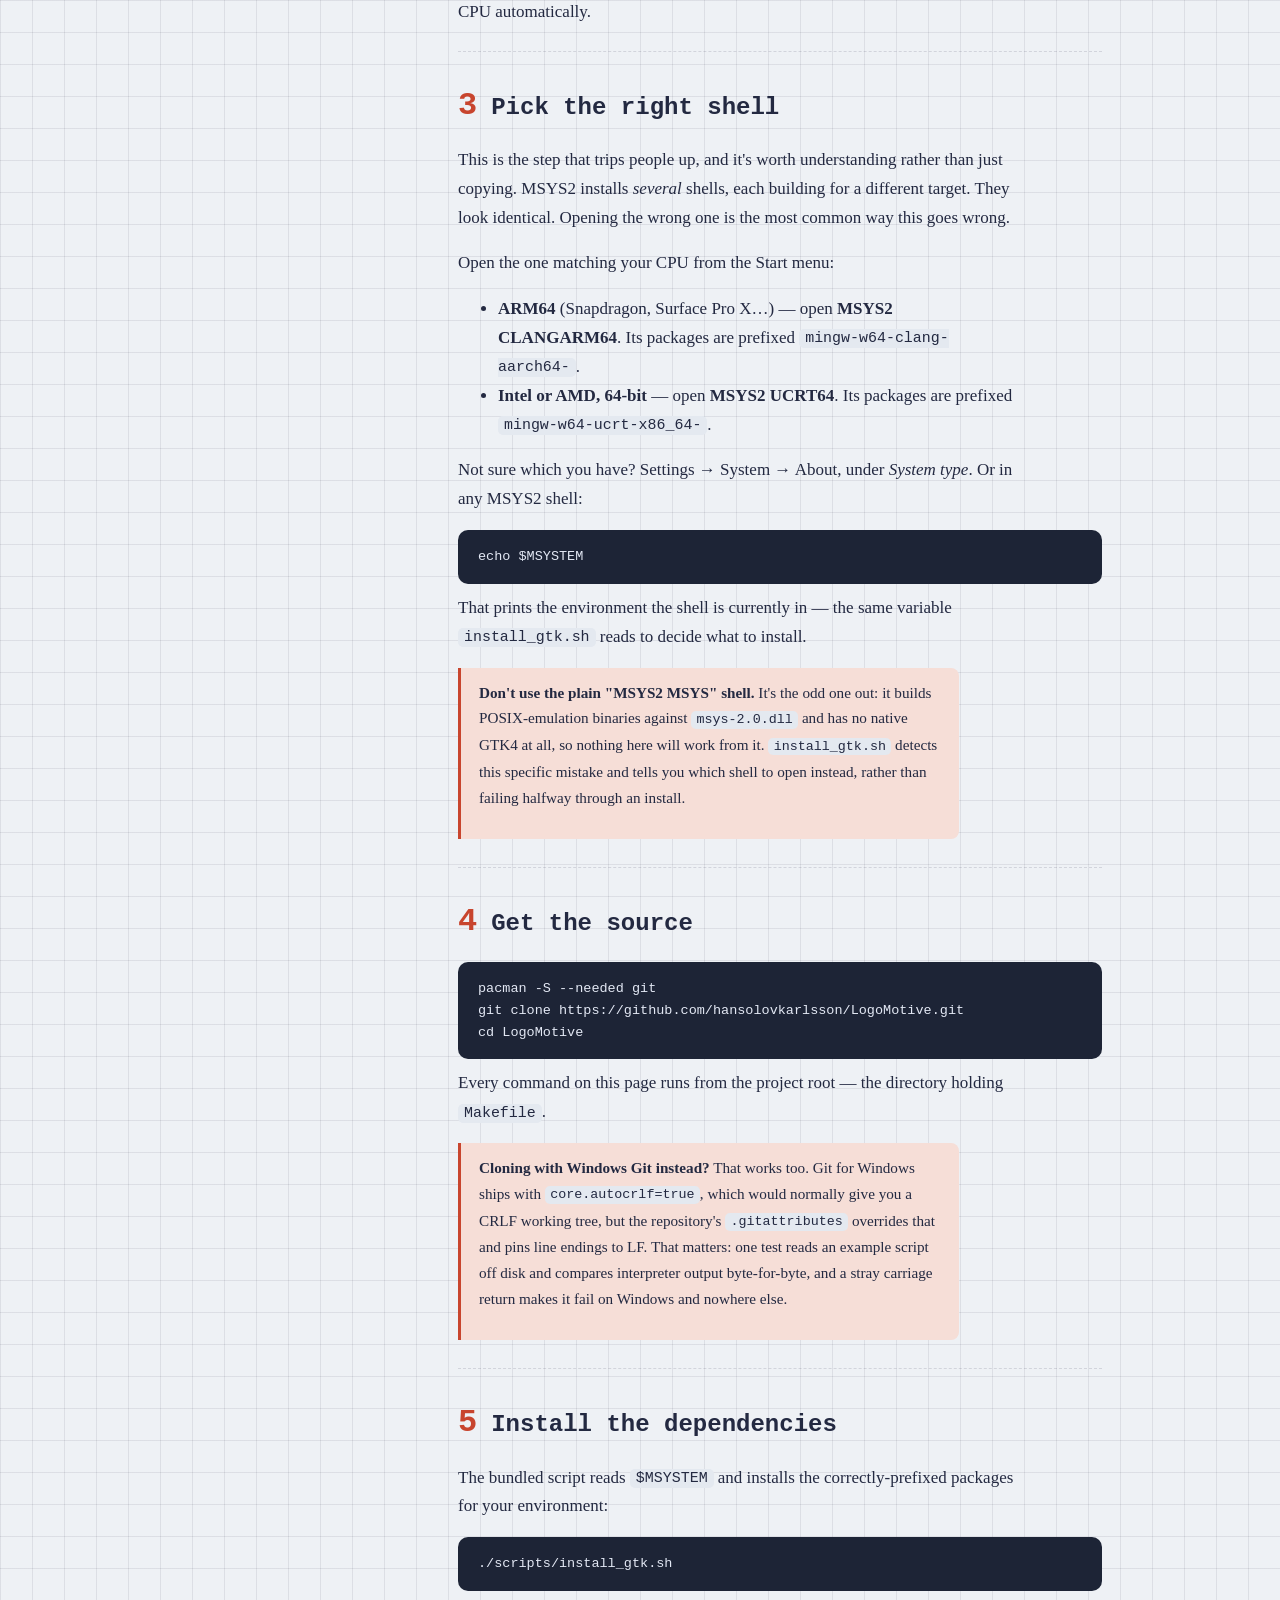
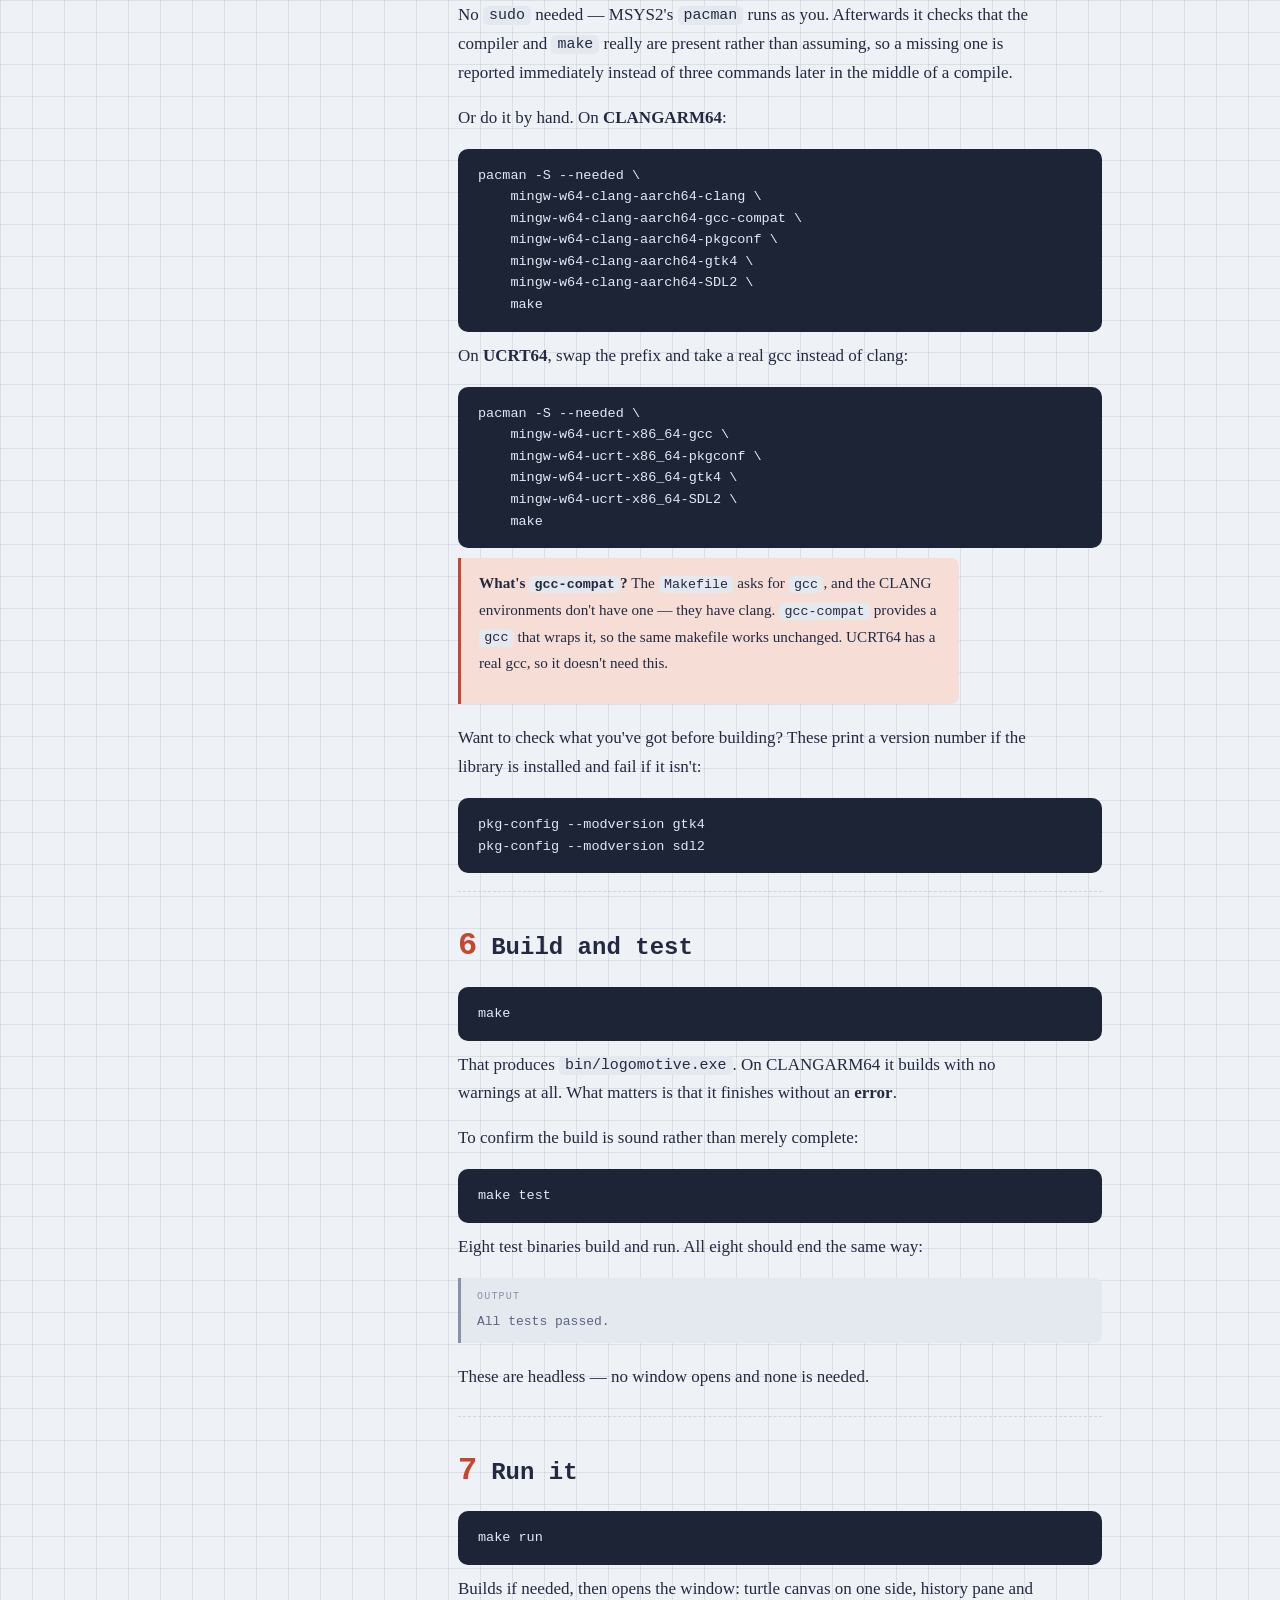
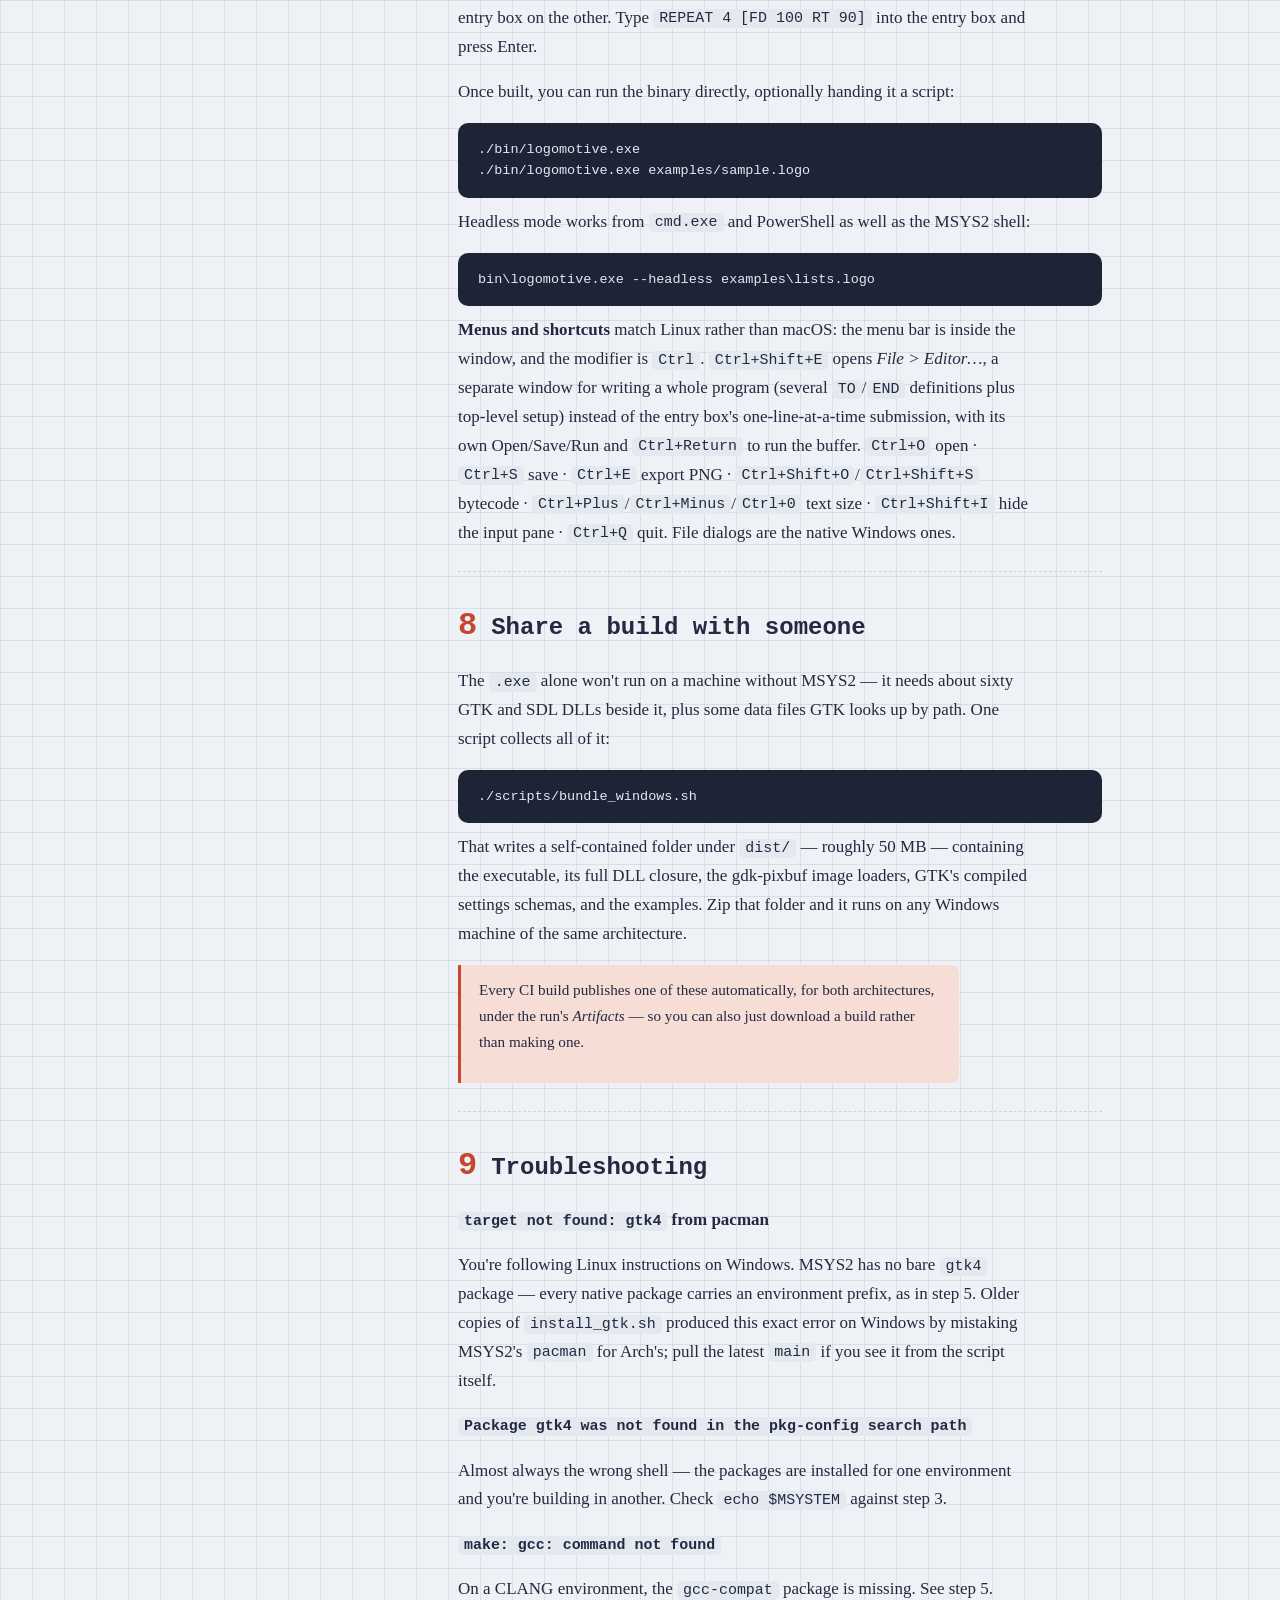
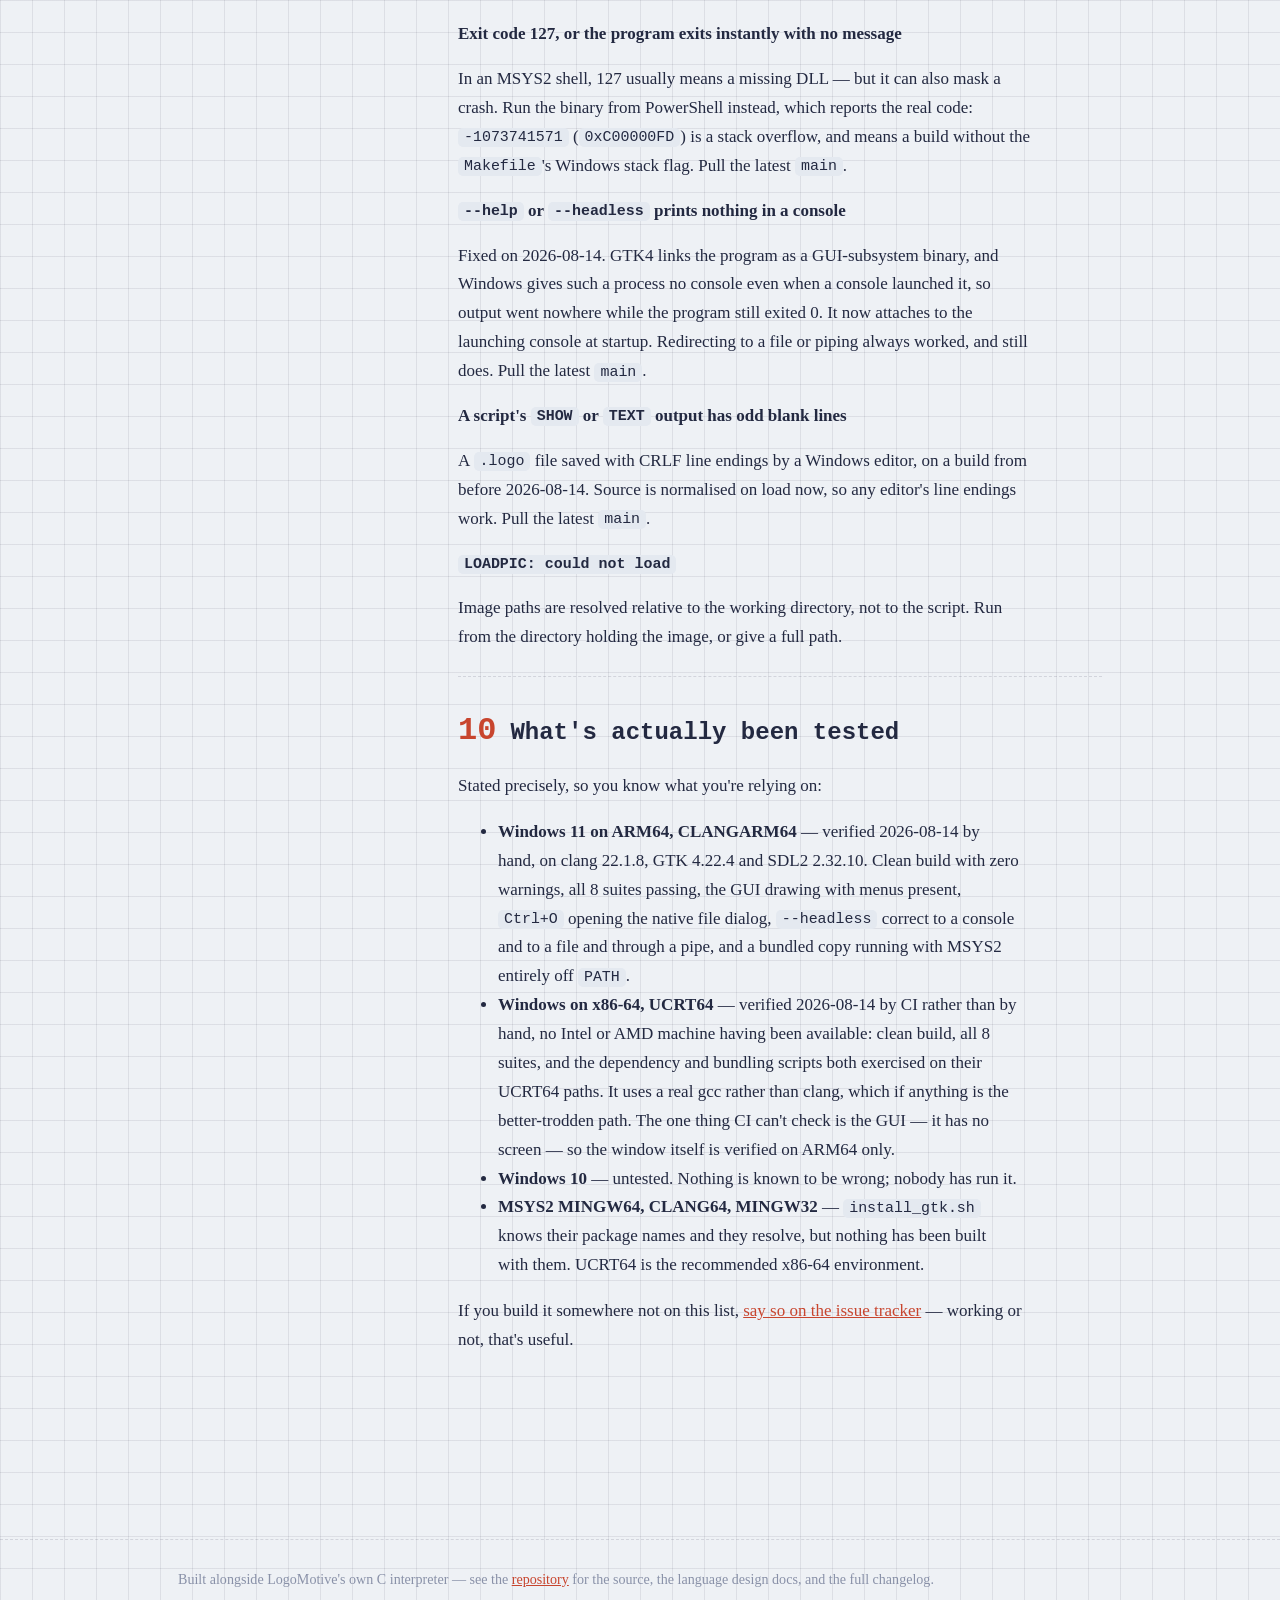
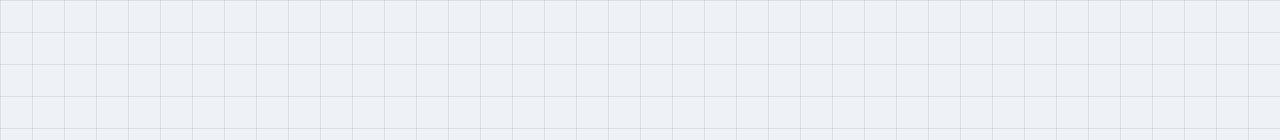
<file: website/windows.html>
<!doctype html>
<html lang="en">
<head>
<meta charset="utf-8">
<meta name="viewport" content="width=device-width, initial-scale=1">
<title>LogoMotive on Windows</title>
<link rel="icon" type="image/svg+xml" href="assets/turtle-mark.svg">
<link rel="stylesheet" href="assets/style.css">
</head>
<body>

<header class="site-header">
  <div class="site-header-inner">
    <a class="site-logo" href="index.html">
      <svg class="logo-mark" viewBox="-50 -50 100 100" aria-hidden="true">
        <path class="trail" d="M -22,24 A 22,22 0 0 1 -3,-20" stroke-width="9" fill="none" stroke-linecap="round"/>
        <path class="turtle" d="M 0,-30 L 21,30 L -21,30 Z" transform="rotate(-14)"/>
      </svg>
      LogoMotive
    </a>
    <nav class="site-nav">
      <a href="index.html">Home</a>
      <a href="tutorial.html">Tutorial</a>
      <a href="tutorial-2.html">Tutorial II</a>
      <a href="tutorial-3.html">Tutorial III</a>
      <a href="reference.html">Reference</a>
      <a href="macos.html">macOS</a>
      <a href="linux.html">Linux</a>
      <a href="windows.html" class="current">Windows</a>
      <a href="https://github.com/hansolovkarlsson/LogoMotive/releases" target="_blank" rel="noopener">Releases</a>
    </nav>
    <a class="site-github" href="https://github.com/hansolovkarlsson/LogoMotive" target="_blank" rel="noopener">GitHub &#8599;</a>
  </div>
</header>

<div class="wrap narrow">

  <div class="page-hero">
    <p class="eyebrow">Download, prepare, build</p>
    <h1 class="title">LogoMotive on Windows</h1>
    <p class="lede">
      LogoMotive builds natively on Windows from the same sources as
      macOS and Linux &mdash; no WSL, no virtual machine. It needs
      MSYS2, which supplies the compiler and libraries. Everything on
      this page has been run on a real machine; where it hasn't, the
      page says so.
    </p>
  </div>

  <div class="layout">
    <nav class="chapter-toc">
      <p class="toc-label">Contents</p>
      <ol>
        <li><a href="#requirements"><span class="num">1</span>What you need</a></li>
        <li><a href="#msys2"><span class="num">2</span>Install MSYS2</a></li>
        <li><a href="#shell"><span class="num">3</span>Pick the right shell</a></li>
        <li><a href="#source"><span class="num">4</span>Get the source</a></li>
        <li><a href="#deps"><span class="num">5</span>Install dependencies</a></li>
        <li><a href="#build"><span class="num">6</span>Build &amp; test</a></li>
        <li><a href="#run"><span class="num">7</span>Run it</a></li>
        <li><a href="#bundle"><span class="num">8</span>Share a build</a></li>
        <li><a href="#trouble"><span class="num">9</span>Troubleshooting</a></li>
        <li><a href="#tested"><span class="num">10</span>What's tested</a></li>
      </ol>
    </nav>

    <main>

      <div class="howto">
        <h2>The short version</h2>
        <p>In the MSYS2 shell for your CPU &mdash; <strong>CLANGARM64</strong> on ARM, <strong>UCRT64</strong> on Intel/AMD:</p>
        <pre class="code">git clone https://github.com/hansolovkarlsson/LogoMotive.git
cd LogoMotive
./scripts/install_gtk.sh
make run</pre>
        <p>If that worked, you can stop reading. Step 3 is the one people get wrong, so start there if it didn't.</p>
      </div>

      <section class="chapter" id="requirements">
        <div class="chapter-head"><span class="chapter-num">1</span><h2>What you need</h2></div>
        <p>The same three libraries every other platform needs, plus a way to get them on Windows:</p>
        <ul>
          <li><strong>GTK4</strong> &mdash; the windowing toolkit. This is the big one.</li>
          <li><strong>SDL2</strong> &mdash; sound and joystick input. Not optional, even if you never make a sound: the interpreter links against it unconditionally.</li>
          <li><strong>pkg-config</strong> &mdash; how the <code class="inline">Makefile</code> finds the other two.</li>
          <li><strong>A C compiler and <code class="inline">make</code></strong>.</li>
          <li><strong><a href="https://www.msys2.org" target="_blank" rel="noopener">MSYS2</a></strong> &mdash; which provides all four, plus the POSIX shell the <code class="inline">Makefile</code> needs for <code class="inline">mkdir -p</code> and its <code class="inline">$(shell &hellip;)</code> probes.</li>
        </ul>
        <div class="note">
          <p><strong>Why MSYS2 and not Visual Studio?</strong> GTK4 has no supported MSVC build, and the <code class="inline">Makefile</code> is a plain POSIX makefile. MSYS2 gives you both a working GTK4 and the shell to drive it. The binary it produces is a normal native Windows <code class="inline">.exe</code> &mdash; it is not a Cygwin-style emulation layer, and it does not need MSYS2 present to run once bundled (see step 8).</p>
        </div>
      </section>

      <section class="chapter" id="msys2">
        <div class="chapter-head"><span class="chapter-num">2</span><h2>Install MSYS2</h2></div>
        <p>Download the installer from <a href="https://www.msys2.org" target="_blank" rel="noopener">msys2.org</a> and run it, or from a terminal:</p>
        <pre class="code">winget install MSYS2.MSYS2</pre>
        <p>The default location is <code class="inline">C:\msys64</code>. The installer picks the right build for your CPU automatically.</p>
      </section>

      <section class="chapter" id="shell">
        <div class="chapter-head"><span class="chapter-num">3</span><h2>Pick the right shell</h2></div>
        <p>This is the step that trips people up, and it's worth understanding rather than just copying. MSYS2 installs <em>several</em> shells, each building for a different target. They look identical. Opening the wrong one is the most common way this goes wrong.</p>
        <p>Open the one matching your CPU from the Start menu:</p>
        <ul>
          <li><strong>ARM64</strong> (Snapdragon, Surface Pro X&hellip;) &mdash; open <strong>MSYS2 CLANGARM64</strong>. Its packages are prefixed <code class="inline">mingw-w64-clang-aarch64-</code>.</li>
          <li><strong>Intel or AMD, 64-bit</strong> &mdash; open <strong>MSYS2 UCRT64</strong>. Its packages are prefixed <code class="inline">mingw-w64-ucrt-x86_64-</code>.</li>
        </ul>
        <p>Not sure which you have? Settings &rarr; System &rarr; About, under <em>System type</em>. Or in any MSYS2 shell:</p>
        <pre class="code">echo $MSYSTEM</pre>
        <p>That prints the environment the shell is currently in &mdash; the same variable <code class="inline">install_gtk.sh</code> reads to decide what to install.</p>
        <div class="note">
          <p><strong>Don't use the plain "MSYS2 MSYS" shell.</strong> It's the odd one out: it builds POSIX-emulation binaries against <code class="inline">msys-2.0.dll</code> and has no native GTK4 at all, so nothing here will work from it. <code class="inline">install_gtk.sh</code> detects this specific mistake and tells you which shell to open instead, rather than failing halfway through an install.</p>
        </div>
      </section>

      <section class="chapter" id="source">
        <div class="chapter-head"><span class="chapter-num">4</span><h2>Get the source</h2></div>
        <pre class="code">pacman -S --needed git
git clone https://github.com/hansolovkarlsson/LogoMotive.git
cd LogoMotive</pre>
        <p>Every command on this page runs from the project root &mdash; the directory holding <code class="inline">Makefile</code>.</p>
        <div class="note">
          <p><strong>Cloning with Windows Git instead?</strong> That works too. Git for Windows ships with <code class="inline">core.autocrlf=true</code>, which would normally give you a CRLF working tree, but the repository's <code class="inline">.gitattributes</code> overrides that and pins line endings to LF. That matters: one test reads an example script off disk and compares interpreter output byte-for-byte, and a stray carriage return makes it fail on Windows and nowhere else.</p>
        </div>
      </section>

      <section class="chapter" id="deps">
        <div class="chapter-head"><span class="chapter-num">5</span><h2>Install the dependencies</h2></div>
        <p>The bundled script reads <code class="inline">$MSYSTEM</code> and installs the correctly-prefixed packages for your environment:</p>
        <pre class="code">./scripts/install_gtk.sh</pre>
        <p>No <code class="inline">sudo</code> needed &mdash; MSYS2's <code class="inline">pacman</code> runs as you. Afterwards it checks that the compiler and <code class="inline">make</code> really are present rather than assuming, so a missing one is reported immediately instead of three commands later in the middle of a compile.</p>
        <p>Or do it by hand. On <strong>CLANGARM64</strong>:</p>
        <pre class="code">pacman -S --needed \
    mingw-w64-clang-aarch64-clang \
    mingw-w64-clang-aarch64-gcc-compat \
    mingw-w64-clang-aarch64-pkgconf \
    mingw-w64-clang-aarch64-gtk4 \
    mingw-w64-clang-aarch64-SDL2 \
    make</pre>
        <p>On <strong>UCRT64</strong>, swap the prefix and take a real gcc instead of clang:</p>
        <pre class="code">pacman -S --needed \
    mingw-w64-ucrt-x86_64-gcc \
    mingw-w64-ucrt-x86_64-pkgconf \
    mingw-w64-ucrt-x86_64-gtk4 \
    mingw-w64-ucrt-x86_64-SDL2 \
    make</pre>
        <div class="note">
          <p><strong>What's <code class="inline">gcc-compat</code>?</strong> The <code class="inline">Makefile</code> asks for <code class="inline">gcc</code>, and the CLANG environments don't have one &mdash; they have clang. <code class="inline">gcc-compat</code> provides a <code class="inline">gcc</code> that wraps it, so the same makefile works unchanged. UCRT64 has a real gcc, so it doesn't need this.</p>
        </div>
        <p>Want to check what you've got before building? These print a version number if the library is installed and fail if it isn't:</p>
        <pre class="code">pkg-config --modversion gtk4
pkg-config --modversion sdl2</pre>
      </section>

      <section class="chapter" id="build">
        <div class="chapter-head"><span class="chapter-num">6</span><h2>Build and test</h2></div>
        <pre class="code">make</pre>
        <p>That produces <code class="inline">bin/logomotive.exe</code>. On CLANGARM64 it builds with no warnings at all. What matters is that it finishes without an <strong>error</strong>.</p>
        <p>To confirm the build is sound rather than merely complete:</p>
        <pre class="code">make test</pre>
        <p>Eight test binaries build and run. All eight should end the same way:</p>
        <div class="output">All tests passed.</div>
        <p>These are headless &mdash; no window opens and none is needed.</p>
      </section>

      <section class="chapter" id="run">
        <div class="chapter-head"><span class="chapter-num">7</span><h2>Run it</h2></div>
        <pre class="code">make run</pre>
        <p>Builds if needed, then opens the window: turtle canvas on one side, history pane and entry box on the other. Type <code class="inline">REPEAT 4 [FD 100 RT 90]</code> into the entry box and press Enter.</p>
        <p>Once built, you can run the binary directly, optionally handing it a script:</p>
        <pre class="code">./bin/logomotive.exe
./bin/logomotive.exe examples/sample.logo</pre>
        <p>Headless mode works from <code class="inline">cmd.exe</code> and PowerShell as well as the MSYS2 shell:</p>
        <pre class="code">bin\logomotive.exe --headless examples\lists.logo</pre>
        <p><strong>Menus and shortcuts</strong> match Linux rather than macOS: the menu bar is inside the window, and the modifier is <code class="inline">Ctrl</code>. <code class="inline">Ctrl+Shift+E</code> opens <em>File &gt; Editor&hellip;</em>, a separate window for writing a whole program (several <code class="inline">TO</code>/<code class="inline">END</code> definitions plus top-level setup) instead of the entry box's one-line-at-a-time submission, with its own Open/Save/Run and <code class="inline">Ctrl+Return</code> to run the buffer. <code class="inline">Ctrl+O</code> open &middot; <code class="inline">Ctrl+S</code> save &middot; <code class="inline">Ctrl+E</code> export PNG &middot; <code class="inline">Ctrl+Shift+O</code>/<code class="inline">Ctrl+Shift+S</code> bytecode &middot; <code class="inline">Ctrl+Plus</code>/<code class="inline">Ctrl+Minus</code>/<code class="inline">Ctrl+0</code> text size &middot; <code class="inline">Ctrl+Shift+I</code> hide the input pane &middot; <code class="inline">Ctrl+Q</code> quit. File dialogs are the native Windows ones.</p>
      </section>

      <section class="chapter" id="bundle">
        <div class="chapter-head"><span class="chapter-num">8</span><h2>Share a build with someone</h2></div>
        <p>The <code class="inline">.exe</code> alone won't run on a machine without MSYS2 &mdash; it needs about sixty GTK and SDL DLLs beside it, plus some data files GTK looks up by path. One script collects all of it:</p>
        <pre class="code">./scripts/bundle_windows.sh</pre>
        <p>That writes a self-contained folder under <code class="inline">dist/</code> &mdash; roughly 50&nbsp;MB &mdash; containing the executable, its full DLL closure, the gdk-pixbuf image loaders, GTK's compiled settings schemas, and the examples. Zip that folder and it runs on any Windows machine of the same architecture.</p>
        <div class="note">
          <p>Every CI build publishes one of these automatically, for both architectures, under the run's <em>Artifacts</em> &mdash; so you can also just download a build rather than making one.</p>
        </div>
      </section>

      <section class="chapter" id="trouble">
        <div class="chapter-head"><span class="chapter-num">9</span><h2>Troubleshooting</h2></div>

        <p><strong><code class="inline">target not found: gtk4</code> from pacman</strong></p>
        <p>You're following Linux instructions on Windows. MSYS2 has no bare <code class="inline">gtk4</code> package &mdash; every native package carries an environment prefix, as in step 5. Older copies of <code class="inline">install_gtk.sh</code> produced this exact error on Windows by mistaking MSYS2's <code class="inline">pacman</code> for Arch's; pull the latest <code class="inline">main</code> if you see it from the script itself.</p>

        <p><strong><code class="inline">Package gtk4 was not found in the pkg-config search path</code></strong></p>
        <p>Almost always the wrong shell &mdash; the packages are installed for one environment and you're building in another. Check <code class="inline">echo $MSYSTEM</code> against step 3.</p>

        <p><strong><code class="inline">make: gcc: command not found</code></strong></p>
        <p>On a CLANG environment, the <code class="inline">gcc-compat</code> package is missing. See step 5.</p>

        <p><strong>Exit code 127, or the program exits instantly with no message</strong></p>
        <p>In an MSYS2 shell, 127 usually means a missing DLL &mdash; but it can also mask a crash. Run the binary from PowerShell instead, which reports the real code: <code class="inline">-1073741571</code> (<code class="inline">0xC00000FD</code>) is a stack overflow, and means a build without the <code class="inline">Makefile</code>'s Windows stack flag. Pull the latest <code class="inline">main</code>.</p>

        <p><strong><code class="inline">--help</code> or <code class="inline">--headless</code> prints nothing in a console</strong></p>
        <p>Fixed on 2026-08-14. GTK4 links the program as a GUI-subsystem binary, and Windows gives such a process no console even when a console launched it, so output went nowhere while the program still exited 0. It now attaches to the launching console at startup. Redirecting to a file or piping always worked, and still does. Pull the latest <code class="inline">main</code>.</p>

        <p><strong>A script's <code class="inline">SHOW</code> or <code class="inline">TEXT</code> output has odd blank lines</strong></p>
        <p>A <code class="inline">.logo</code> file saved with CRLF line endings by a Windows editor, on a build from before 2026-08-14. Source is normalised on load now, so any editor's line endings work. Pull the latest <code class="inline">main</code>.</p>

        <p><strong><code class="inline">LOADPIC: could not load</code></strong></p>
        <p>Image paths are resolved relative to the working directory, not to the script. Run from the directory holding the image, or give a full path.</p>
      </section>

      <section class="chapter" id="tested">
        <div class="chapter-head"><span class="chapter-num">10</span><h2>What's actually been tested</h2></div>
        <p>Stated precisely, so you know what you're relying on:</p>
        <ul>
          <li><strong>Windows 11 on ARM64, CLANGARM64</strong> &mdash; verified 2026-08-14 by hand, on clang 22.1.8, GTK 4.22.4 and SDL2 2.32.10. Clean build with zero warnings, all 8 suites passing, the GUI drawing with menus present, <code class="inline">Ctrl+O</code> opening the native file dialog, <code class="inline">--headless</code> correct to a console and to a file and through a pipe, and a bundled copy running with MSYS2 entirely off <code class="inline">PATH</code>.</li>
          <li><strong>Windows on x86-64, UCRT64</strong> &mdash; verified 2026-08-14 by CI rather than by hand, no Intel or AMD machine having been available: clean build, all 8 suites, and the dependency and bundling scripts both exercised on their UCRT64 paths. It uses a real gcc rather than clang, which if anything is the better-trodden path. The one thing CI can't check is the GUI &mdash; it has no screen &mdash; so the window itself is verified on ARM64 only.</li>
          <li><strong>Windows 10</strong> &mdash; untested. Nothing is known to be wrong; nobody has run it.</li>
          <li><strong>MSYS2 MINGW64, CLANG64, MINGW32</strong> &mdash; <code class="inline">install_gtk.sh</code> knows their package names and they resolve, but nothing has been built with them. UCRT64 is the recommended x86-64 environment.</li>
        </ul>
        <p>If you build it somewhere not on this list, <a href="https://github.com/hansolovkarlsson/LogoMotive/issues" target="_blank" rel="noopener">say so on the issue tracker</a> &mdash; working or not, that's useful.</p>
      </section>

    </main>
  </div>
</div>

<footer class="site-footer">
  <div class="wrap narrow">
    Built alongside LogoMotive's own C interpreter &mdash; see the
    <a href="https://github.com/hansolovkarlsson/LogoMotive" target="_blank" rel="noopener">repository</a>
    for the source, the language design docs, and the full changelog.
  </div>
</footer>

</body>
</html>
</file>
<file: website/assets/style.css>
/* Shared design system for the Logo learning-materials site.
   Same palette/type as the "Learning Logo" tutorial Artifact, so the
   site and that page read as one family. */

:root {
  --bg: #eef1f5;
  --surface: #ffffff;
  --surface-soft: #e4e9f0;
  --ink: #232941;
  --ink-soft: #5c6480;
  --ink-faint: #8991a8;
  --accent: #c8452e;
  --accent-ink: #ffffff;
  --accent-soft: #f6ded7;
  --accent2: #2f7a52;
  --accent2-soft: #dcefe3;
  --grid: rgba(35, 41, 65, 0.09);
  --rule: rgba(35, 41, 65, 0.14);
  --code-bg: #1d2436;
  --code-ink: #e3e8f4;
  --code-accent: #f2a389;
  --code-string: #a7d19c;
  --code-comment: #8892b0;
  --shadow: rgba(35, 41, 65, 0.14);
}
@media (prefers-color-scheme: dark) {
  :root:not([data-theme="light"]) {
    --bg: #12151f;
    --surface: #1a1f2d;
    --surface-soft: #232a3a;
    --ink: #e9ecf6;
    --ink-soft: #a4acc4;
    --ink-faint: #737c99;
    --accent: #e37457;
    --accent-ink: #17131a;
    --accent-soft: #3a2822;
    --accent2: #5cb489;
    --accent2-soft: #1f342a;
    --grid: rgba(233, 236, 246, 0.07);
    --rule: rgba(233, 236, 246, 0.14);
    --code-bg: #0d1019;
    --code-ink: #dde3f2;
    --code-accent: #f2a389;
    --code-string: #a7d19c;
    --code-comment: #737c99;
    --shadow: rgba(0, 0, 0, 0.4);
  }
}
:root[data-theme="dark"] {
  --bg: #12151f;
  --surface: #1a1f2d;
  --surface-soft: #232a3a;
  --ink: #e9ecf6;
  --ink-soft: #a4acc4;
  --ink-faint: #737c99;
  --accent: #e37457;
  --accent-ink: #17131a;
  --accent-soft: #3a2822;
  --accent2: #5cb489;
  --accent2-soft: #1f342a;
  --grid: rgba(233, 236, 246, 0.07);
  --rule: rgba(233, 236, 246, 0.14);
  --code-bg: #0d1019;
  --code-ink: #dde3f2;
  --code-accent: #f2a389;
  --code-string: #a7d19c;
  --code-comment: #737c99;
  --shadow: rgba(0, 0, 0, 0.4);
}
:root[data-theme="light"] {
  --bg: #eef1f5;
  --surface: #ffffff;
  --surface-soft: #e4e9f0;
  --ink: #232941;
  --ink-soft: #5c6480;
  --ink-faint: #8991a8;
  --accent: #c8452e;
  --accent-ink: #ffffff;
  --accent-soft: #f6ded7;
  --accent2: #2f7a52;
  --accent2-soft: #dcefe3;
  --grid: rgba(35, 41, 65, 0.09);
  --rule: rgba(35, 41, 65, 0.14);
  --code-bg: #1d2436;
  --code-ink: #e3e8f4;
  --code-accent: #f2a389;
  --code-string: #a7d19c;
  --code-comment: #8892b0;
  --shadow: rgba(35, 41, 65, 0.14);
}

* { box-sizing: border-box; }
html { background: var(--bg); }

body {
  margin: 0;
  background:
    linear-gradient(var(--grid) 1px, transparent 1px) 0 0 / 32px 32px,
    linear-gradient(90deg, var(--grid) 1px, transparent 1px) 0 0 / 32px 32px,
    var(--bg);
  color: var(--ink);
  font-family: "Iowan Old Style", "Palatino Linotype", Palatino, Georgia, "Noto Serif", serif;
  font-size: 17px;
  line-height: 1.7;
  -webkit-font-smoothing: antialiased;
}

a { color: var(--accent); }
a:focus-visible, button:focus-visible, summary:focus-visible, input:focus-visible {
  outline: 2px solid var(--accent);
  outline-offset: 3px;
}

h1, h2, h3, h4, .mono-label {
  font-family: ui-monospace, "SF Mono", "Menlo", "Consolas", monospace;
  color: var(--ink);
  text-wrap: balance;
}

code, .mono {
  font-family: ui-monospace, "SF Mono", "Menlo", "Consolas", monospace;
}

/* ---------- Site header (shared across every page) ---------- */

.site-header {
  border-bottom: 1px solid var(--rule);
  background: color-mix(in srgb, var(--surface) 88%, transparent);
  backdrop-filter: blur(6px);
  position: sticky;
  top: 0;
  z-index: 10;
}
.site-header-inner {
  max-width: 1200px;
  margin: 0 auto;
  padding: 14px 28px;
  display: flex;
  align-items: center;
  gap: 28px;
}
.site-logo {
  font-family: ui-monospace, "SF Mono", Menlo, Consolas, monospace;
  font-weight: 700;
  font-size: 15px;
  color: var(--ink);
  text-decoration: none;
  display: flex;
  align-items: center;
  gap: 8px;
  white-space: nowrap;
}
.site-logo .dot { color: var(--accent); }
.site-logo .logo-mark { width: 22px; height: 22px; flex-shrink: 0; }
.site-logo .logo-mark .trail { stroke: var(--accent2); }
.site-logo .logo-mark .turtle { fill: var(--accent); }
.site-nav {
  display: flex;
  gap: 4px;
  font-family: ui-monospace, "SF Mono", Menlo, Consolas, monospace;
  font-size: 13.5px;
  flex-wrap: wrap;
}
.site-nav a {
  color: var(--ink-soft);
  text-decoration: none;
  padding: 7px 12px;
  border-radius: 7px;
}
.site-nav a:hover { background: var(--surface-soft); color: var(--ink); }
.site-nav a.current { color: var(--accent-ink); background: var(--accent); }

.site-github {
  margin-left: auto;
  font-family: ui-monospace, "SF Mono", Menlo, Consolas, monospace;
  font-size: 13px;
  color: var(--ink-soft);
  text-decoration: none;
  padding: 7px 12px;
  border-radius: 7px;
  border: 1px solid var(--rule);
  white-space: nowrap;
}
.site-github:hover { border-color: var(--accent); color: var(--ink); }

.wrap {
  max-width: 1200px;
  margin: 0 auto;
  padding: 0 28px 96px;
}
.wrap.narrow { max-width: 980px; }

/* ---------- Generic hero / page-intro block ---------- */

.page-hero {
  padding: 56px 0 36px;
}
.eyebrow {
  font-family: ui-monospace, "SF Mono", Menlo, Consolas, monospace;
  font-size: 12.5px;
  letter-spacing: 0.14em;
  text-transform: uppercase;
  color: var(--accent);
  font-weight: 600;
  margin: 0 0 14px;
}
h1.title {
  font-size: clamp(2.2rem, 4.5vw, 3.2rem);
  line-height: 1.05;
  font-weight: 700;
  letter-spacing: -0.01em;
  margin: 0 0 16px;
}
.lede {
  font-size: 1.08rem;
  color: var(--ink-soft);
  max-width: 60ch;
  margin: 0 0 24px;
}
.hero-actions { display: flex; gap: 12px; flex-wrap: wrap; }

.btn {
  display: inline-flex;
  align-items: center;
  gap: 8px;
  font-family: ui-monospace, "SF Mono", Menlo, Consolas, monospace;
  font-size: 13.5px;
  padding: 10px 16px;
  border-radius: 8px;
  text-decoration: none;
  border: 1px solid var(--rule);
  color: var(--ink);
  background: var(--surface);
  transition: transform 0.15s ease, border-color 0.15s ease;
}
.btn:hover { border-color: var(--accent); transform: translateY(-1px); }
.btn.primary { background: var(--accent); color: var(--accent-ink); border-color: var(--accent); }

/* ---------- Card grid (index page) ---------- */

.card-grid {
  display: grid;
  grid-template-columns: repeat(auto-fit, minmax(260px, 1fr));
  gap: 20px;
  margin: 8px 0 40px;
}
.card {
  background: var(--surface);
  border: 1px solid var(--rule);
  border-radius: 14px;
  padding: 24px;
  text-decoration: none;
  color: var(--ink);
  display: flex;
  flex-direction: column;
  gap: 10px;
  transition: transform 0.15s ease, border-color 0.15s ease;
}
.card:hover { border-color: var(--accent); transform: translateY(-2px); }
.card .card-eyebrow {
  font-family: ui-monospace, "SF Mono", Menlo, Consolas, monospace;
  font-size: 11px;
  letter-spacing: 0.1em;
  text-transform: uppercase;
  color: var(--accent);
  font-weight: 600;
}
.card h3 { margin: 0; font-size: 1.2rem; }
.card p { margin: 0; color: var(--ink-soft); font-size: 0.95rem; line-height: 1.55; }
.card.disabled { opacity: 0.55; cursor: default; }
.card.disabled:hover { border-color: var(--rule); transform: none; }

/* ---------- Landing-page "about" section + feature chips ---------- */

.about-section {
  display: grid;
  grid-template-columns: 1.1fr 0.9fr;
  gap: 40px;
  align-items: start;
  padding: 16px 0 48px;
  border-top: 1px dashed var(--rule);
  margin-top: 8px;
}
@media (max-width: 760px) {
  .about-section { grid-template-columns: 1fr; }
}
.about-section h2 { font-size: 1.5rem; margin: 32px 0 14px; }
.about-section h2:first-child { margin-top: 0; }
.about-section p { max-width: 62ch; margin: 0 0 16px; color: var(--ink-soft); }
.about-section p strong { color: var(--ink); }

.chip-row { display: flex; flex-wrap: wrap; gap: 8px; margin: 0 0 8px; }
.chip {
  font-family: ui-monospace, "SF Mono", Menlo, Consolas, monospace;
  font-size: 12.5px;
  padding: 6px 12px;
  border-radius: 999px;
  background: var(--surface-soft);
  color: var(--ink-soft);
  border: 1px solid var(--rule);
  white-space: nowrap;
}

.quicklook {
  background: var(--surface);
  border: 1px solid var(--rule);
  border-radius: 14px;
  padding: 20px;
}
.quicklook .quicklook-label {
  font-family: ui-monospace, "SF Mono", Menlo, Consolas, monospace;
  font-size: 11px;
  letter-spacing: 0.1em;
  text-transform: uppercase;
  color: var(--ink-faint);
  margin: 0 0 12px;
}
.quicklook pre.code { margin: 0 0 14px; }
.quicklook .diagram-frame { margin: 0; width: 100%; }
.quicklook .diagram-frame canvas { width: 100%; height: auto; }

.section-label {
  text-align: center;
  font-family: ui-monospace, "SF Mono", Menlo, Consolas, monospace;
  font-size: 11px;
  letter-spacing: 0.12em;
  text-transform: uppercase;
  color: var(--ink-faint);
  margin: 0 0 4px;
}

/* ---------- Two-column layout: sidebar index + content ---------- */

.layout {
  display: grid;
  grid-template-columns: 240px minmax(0, 1fr);
  gap: 40px;
  align-items: start;
}
@media (max-width: 860px) {
  .layout { grid-template-columns: 1fr; }
}

aside.index-nav {
  position: sticky;
  top: 76px;
  max-height: calc(100vh - 100px);
  overflow-y: auto;
  font-family: ui-monospace, "SF Mono", Menlo, Consolas, monospace;
  font-size: 13px;
  padding-bottom: 20px;
}
@media (max-width: 860px) {
  aside.index-nav { position: static; max-height: none; margin-bottom: 20px; }
}
.index-search {
  width: 100%;
  padding: 8px 10px;
  border-radius: 7px;
  border: 1px solid var(--rule);
  background: var(--surface);
  color: var(--ink);
  font: inherit;
  font-size: 13px;
  margin-bottom: 14px;
}
.index-nav h4 {
  text-transform: uppercase;
  letter-spacing: 0.1em;
  color: var(--ink-faint);
  font-size: 10.5px;
  margin: 18px 0 6px;
}
.index-nav h4:first-child { margin-top: 0; }
.index-nav ul { list-style: none; margin: 0; padding: 0; }
.index-nav li { margin: 0; }
.index-nav a {
  display: block;
  padding: 4px 8px;
  margin: 0 -8px;
  border-radius: 6px;
  text-decoration: none;
  color: var(--ink-soft);
}
.index-nav a:hover { background: var(--surface-soft); color: var(--ink); }
.index-nav a.current { background: var(--accent-soft); color: var(--accent); }
.index-nav li.hidden { display: none; }

main.ref-main { min-width: 0; }

/* ---------- Reference entries ---------- */

.ref-section { padding: 8px 0 28px; }
.ref-section > h2 {
  font-size: 1.05rem;
  text-transform: uppercase;
  letter-spacing: 0.08em;
  color: var(--ink-faint);
  border-bottom: 1px dashed var(--rule);
  padding-bottom: 10px;
  margin: 0 0 20px;
}

.ref-entry {
  background: var(--surface);
  border: 1px solid var(--rule);
  border-radius: 12px;
  padding: 18px 22px;
  margin: 0 0 16px;
  scroll-margin-top: 76px;
  transition: border-color 0.3s ease, box-shadow 0.3s ease;
}
.ref-entry:target {
  border-color: var(--accent);
  box-shadow: 0 0 0 3px var(--accent-soft);
}
.ref-entry h3 {
  margin: 0 0 8px;
  font-size: 1.05rem;
  display: flex;
  align-items: baseline;
  gap: 10px;
  flex-wrap: wrap;
}
.ref-entry h3 .aliases {
  font-size: 0.8rem;
  font-weight: 400;
  color: var(--ink-faint);
}
.ref-entry .sig {
  font-size: 0.82rem;
  color: var(--ink-soft);
  margin: 0 0 10px;
}
.ref-entry p { margin: 0 0 10px; color: var(--ink-soft); font-size: 0.95rem; }
.ref-entry p:last-child { margin-bottom: 0; }

/* ---------- Shared content components (tutorial + reference) ---------- */

code.inline {
  font-family: ui-monospace, "SF Mono", Menlo, Consolas, monospace;
  background: var(--surface-soft);
  padding: 0.1em 0.4em;
  border-radius: 5px;
  font-size: 0.88em;
}

pre.code {
  background: var(--code-bg);
  color: var(--code-ink);
  border-radius: 10px;
  padding: 16px 20px;
  overflow-x: auto;
  font-family: ui-monospace, "SF Mono", Menlo, Consolas, monospace;
  font-size: 13.5px;
  line-height: 1.6;
  margin: 0 0 10px;
}
pre.code .kw { color: var(--code-accent); }
pre.code .str { color: var(--code-string); }
pre.code .cm { color: var(--code-comment); }

.output {
  background: var(--surface-soft);
  border-left: 3px solid var(--ink-faint);
  border-radius: 0 8px 8px 0;
  padding: 10px 16px;
  font-family: ui-monospace, "SF Mono", Menlo, Consolas, monospace;
  font-size: 13px;
  color: var(--ink-soft);
  margin: 0 0 20px;
  white-space: pre-wrap;
}
.output::before {
  content: "OUTPUT";
  display: block;
  font-size: 10px;
  letter-spacing: 0.12em;
  color: var(--ink-faint);
  margin-bottom: 6px;
}

.tryit {
  background: var(--accent2-soft);
  border-radius: 10px;
  padding: 18px 22px;
  margin: 24px 0 8px;
  max-width: 68ch;
}
.tryit .label {
  font-family: ui-monospace, "SF Mono", Menlo, Consolas, monospace;
  font-size: 11.5px;
  letter-spacing: 0.1em;
  text-transform: uppercase;
  color: var(--accent2);
  font-weight: 600;
  margin: 0 0 10px;
}
.tryit ul { margin: 0; padding-left: 20px; }
.tryit li { margin-bottom: 6px; }
.tryit li:last-child { margin-bottom: 0; }

.diagram-frame {
  background: var(--code-bg);
  border-radius: 12px;
  padding: 12px;
  margin: 8px 0 24px;
  display: inline-block;
  border: 1px solid var(--rule);
}
.diagram-frame canvas { display: block; border-radius: 6px; }

.note {
  border-left: 3px solid var(--accent);
  background: var(--accent-soft);
  padding: 12px 18px;
  border-radius: 0 8px 8px 0;
  margin: 0 0 20px;
  max-width: 66ch;
  color: var(--ink);
  font-size: 0.95rem;
}

footer.site-footer {
  margin-top: 64px;
  padding: 28px 0 60px;
  border-top: 1px dashed var(--rule);
  color: var(--ink-faint);
  font-size: 0.88rem;
}

/* ---------- Tutorial-page-specific layout ---------- */

.tutorial-hero {
  padding: 40px 0 40px;
  display: grid;
  grid-template-columns: 1.1fr 0.9fr;
  gap: 32px;
  align-items: center;
}
@media (max-width: 760px) {
  .tutorial-hero { grid-template-columns: 1fr; }
}
.hero-canvas-frame {
  background: var(--code-bg);
  border-radius: 16px;
  padding: 14px;
  box-shadow: 0 18px 40px -18px var(--shadow);
  border: 1px solid var(--rule);
}
.hero-canvas-frame canvas { display: block; width: 100%; height: auto; border-radius: 8px; background: var(--code-bg); }
.hero-canvas-caption {
  font-family: ui-monospace, "SF Mono", Menlo, Consolas, monospace;
  font-size: 11.5px;
  color: var(--code-comment);
  margin-top: 10px;
  text-align: center;
  letter-spacing: 0.04em;
}

nav.chapter-toc {
  position: sticky;
  top: 76px;
  font-family: ui-monospace, "SF Mono", Menlo, Consolas, monospace;
  font-size: 13px;
}
@media (max-width: 860px) {
  nav.chapter-toc { position: static; margin-bottom: 12px; }
}
nav.chapter-toc .toc-label {
  text-transform: uppercase;
  letter-spacing: 0.12em;
  color: var(--ink-faint);
  font-size: 11px;
  margin-bottom: 10px;
}
nav.chapter-toc ol { list-style: none; margin: 0; padding: 0; display: flex; flex-direction: column; gap: 2px; }
nav.chapter-toc a { display: block; padding: 6px 8px; margin: 0 -8px; border-radius: 6px; text-decoration: none; color: var(--ink-soft); }
nav.chapter-toc a:hover { background: var(--surface-soft); color: var(--ink); }
nav.chapter-toc a .num { color: var(--accent); margin-right: 6px; }

.howto {
  background: var(--surface);
  border: 1px solid var(--rule);
  border-radius: 12px;
  padding: 20px 24px;
  margin: 0 0 40px;
}
.howto h2 { font-size: 1rem; margin: 0 0 10px; }
.howto p { margin: 0 0 8px; color: var(--ink-soft); }
.howto p:last-child { margin-bottom: 0; }

section.chapter { padding: 36px 0 8px; border-top: 1px dashed var(--rule); }
section.chapter:first-of-type { border-top: none; }
.chapter-head { display: flex; align-items: baseline; gap: 14px; margin-bottom: 18px; }
.chapter-num { font-family: ui-monospace, "SF Mono", Menlo, Consolas, monospace; font-size: 2rem; font-weight: 700; color: var(--accent); line-height: 1; }
.chapter-head h2 { font-size: 1.5rem; margin: 0; }
section.chapter p { margin: 0 0 16px; max-width: 68ch; }
section.chapter ul { max-width: 66ch; }

@media (prefers-reduced-motion: reduce) {
  * { animation-duration: 0.001ms !important; animation-iteration-count: 1 !important; }
}
</file>
